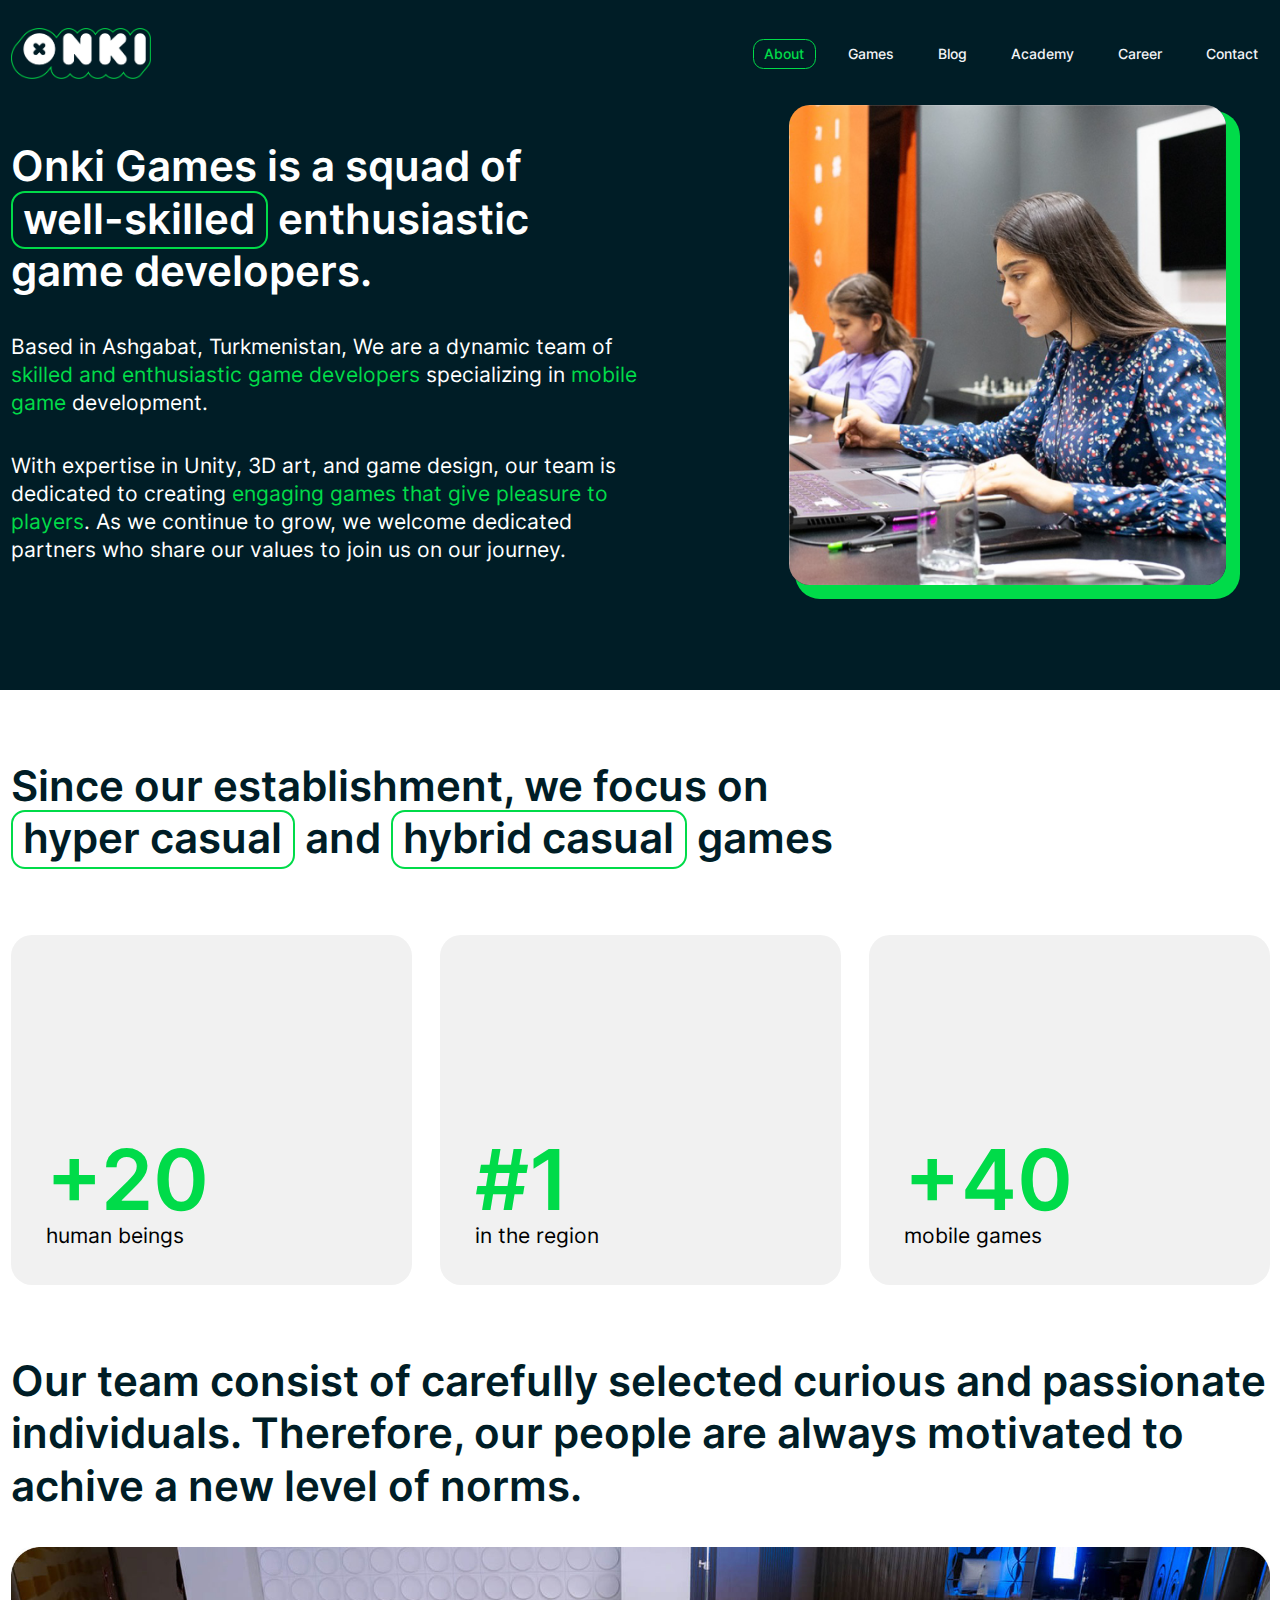
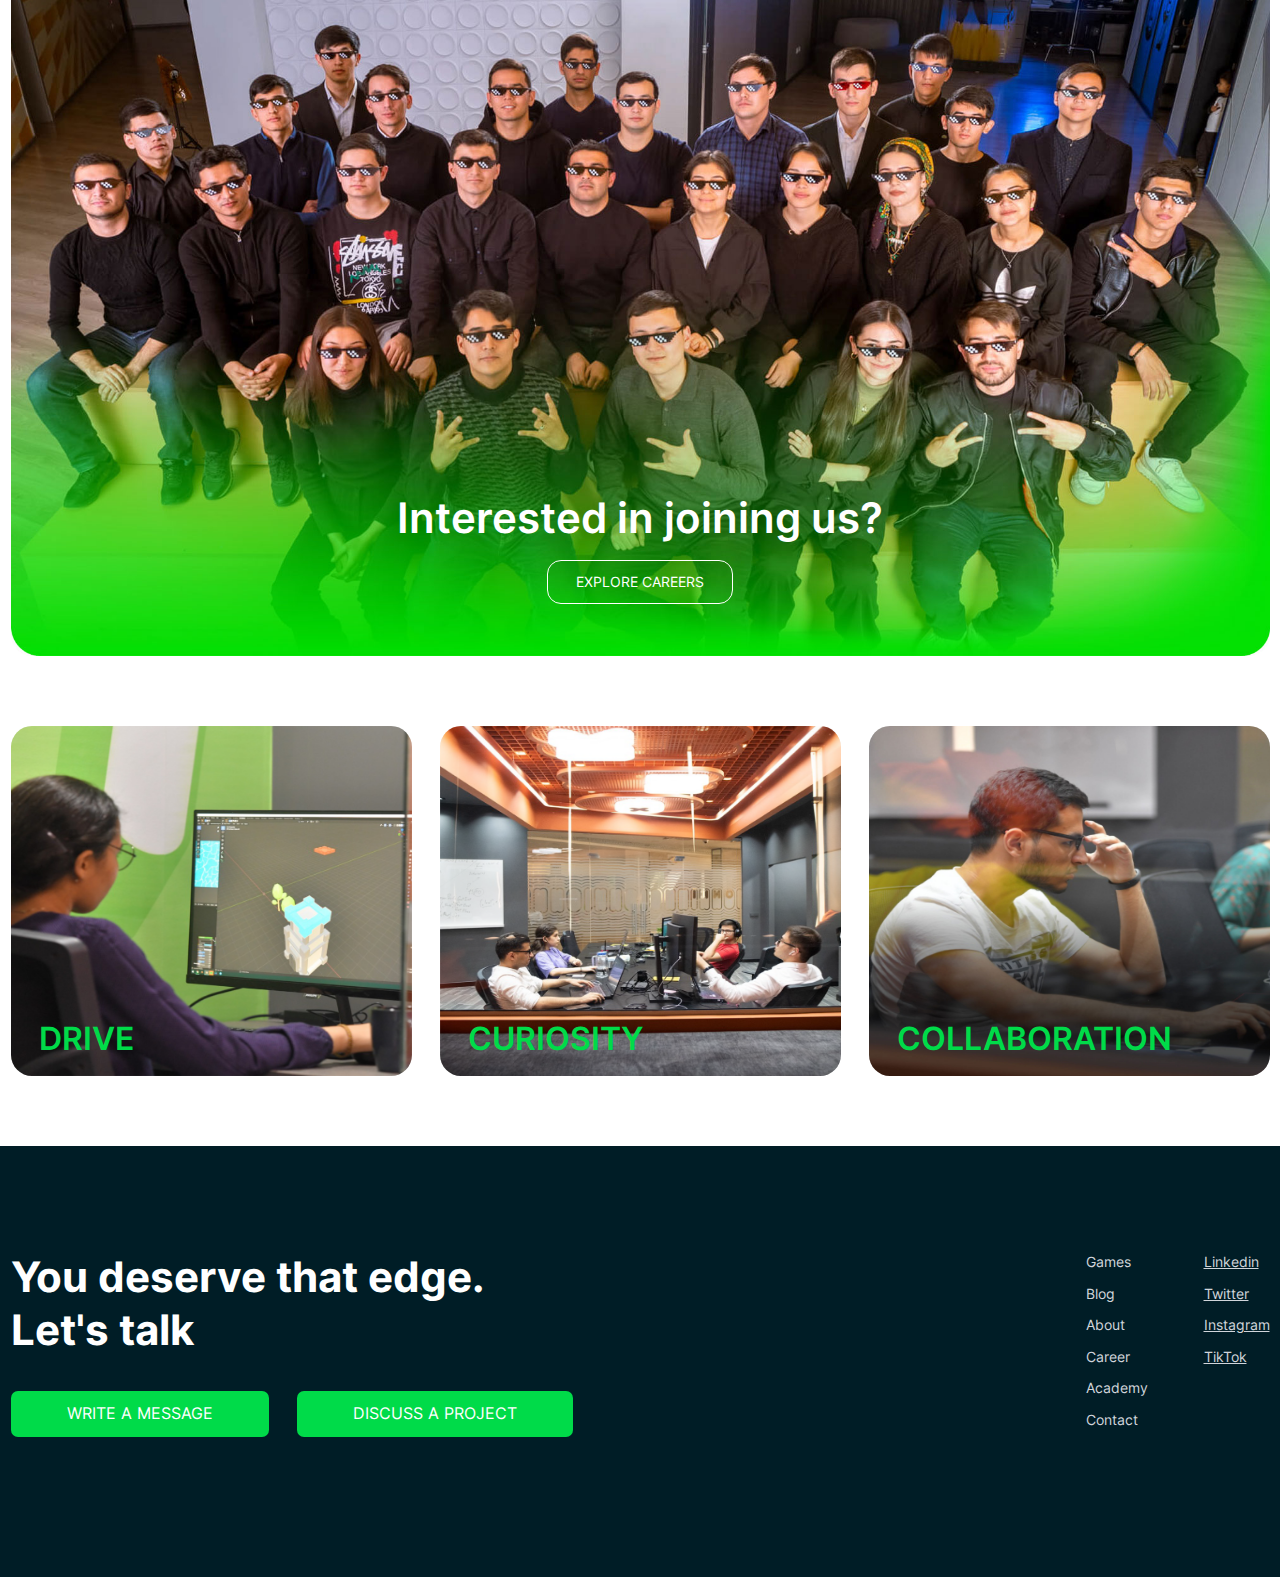
<file: about/index.html>
<!DOCTYPE html>
<html  lang="en">
<head><meta charset="utf-8">
<meta name="viewport" content="width=device-width, initial-scale=1">
<title>Onki Games</title>
<meta http-equiv="Content-Type" content="text/html; charset=utf-8">
<meta name="description" content>
<meta name="robots" content="index, follow">
<meta name="keywords" content>
<meta property="og:type" content="website">
<meta property="og:url" content="https://belli.tm/">
<meta property="og:title" content>
<meta property="og:description" content>
<meta property="og:image" content>
<meta property="twitter:card" content="summary_large_image">
<meta property="twitter:url" content="https://belli.tm/">
<meta property="twitter:title" content>
<meta property="twitter:description" content>
<meta property="twitter:image" content>
<link rel="preload" as="fetch" crossorigin="anonymous" href="/about/_payload.json">
<style>/*! tailwindcss v3.4.0 | MIT License | https://tailwindcss.com*/*,:after,:before{border:0 solid #e5e7eb;box-sizing:border-box}:after,:before{--tw-content:""}:host,html{line-height:1.5;-webkit-text-size-adjust:100%;font-family:ui-sans-serif,system-ui,-apple-system,BlinkMacSystemFont,Segoe UI,Roboto,Helvetica Neue,Arial,Noto Sans,sans-serif,Apple Color Emoji,Segoe UI Emoji,Segoe UI Symbol,Noto Color Emoji;font-feature-settings:normal;font-variation-settings:normal;tab-size:4;-webkit-tap-highlight-color:transparent}body{line-height:inherit;margin:0}hr{border-top-width:1px;color:inherit;height:0}abbr:where([title]){-webkit-text-decoration:underline dotted;text-decoration:underline dotted}h1,h2,h3,h4,h5,h6{font-size:inherit;font-weight:inherit}a{color:inherit;text-decoration:inherit}b,strong{font-weight:bolder}code,kbd,pre,samp{font-family:ui-monospace,SFMono-Regular,Menlo,Monaco,Consolas,Liberation Mono,Courier New,monospace;font-feature-settings:normal;font-size:1em;font-variation-settings:normal}small{font-size:80%}sub,sup{font-size:75%;line-height:0;position:relative;vertical-align:baseline}sub{bottom:-.25em}sup{top:-.5em}table{border-collapse:collapse;border-color:inherit;text-indent:0}button,input,optgroup,select,textarea{color:inherit;font-family:inherit;font-feature-settings:inherit;font-size:100%;font-variation-settings:inherit;font-weight:inherit;line-height:inherit;margin:0;padding:0}button,select{text-transform:none}[type=button],[type=reset],[type=submit],button{-webkit-appearance:button;background-color:transparent;background-image:none}:-moz-focusring{outline:auto}:-moz-ui-invalid{box-shadow:none}progress{vertical-align:baseline}::-webkit-inner-spin-button,::-webkit-outer-spin-button{height:auto}[type=search]{-webkit-appearance:textfield;outline-offset:-2px}::-webkit-search-decoration{-webkit-appearance:none}::-webkit-file-upload-button{-webkit-appearance:button;font:inherit}summary{display:list-item}blockquote,dd,dl,figure,h1,h2,h3,h4,h5,h6,hr,p,pre{margin:0}fieldset{margin:0}fieldset,legend{padding:0}menu,ol,ul{list-style:none;margin:0;padding:0}dialog{padding:0}textarea{resize:vertical}input::placeholder,textarea::placeholder{color:#9ca3af;opacity:1}[role=button],button{cursor:pointer}:disabled{cursor:default}audio,canvas,embed,iframe,img,object,svg,video{display:block;vertical-align:middle}img,video{height:auto;max-width:100%}[hidden]{display:none}.tooltip-arrow,.tooltip-arrow:before{background:inherit;height:8px;position:absolute;width:8px}.tooltip-arrow{visibility:hidden}.tooltip-arrow:before{content:"";transform:rotate(45deg);visibility:visible}[data-tooltip-style^=light]+.tooltip>.tooltip-arrow:before{border-color:#e5e7eb;border-style:solid}[data-tooltip-style^=light]+.tooltip[data-popper-placement^=top]>.tooltip-arrow:before{border-bottom-width:1px;border-right-width:1px}[data-tooltip-style^=light]+.tooltip[data-popper-placement^=right]>.tooltip-arrow:before{border-bottom-width:1px;border-left-width:1px}[data-tooltip-style^=light]+.tooltip[data-popper-placement^=bottom]>.tooltip-arrow:before{border-left-width:1px;border-top-width:1px}[data-tooltip-style^=light]+.tooltip[data-popper-placement^=left]>.tooltip-arrow:before{border-right-width:1px;border-top-width:1px}.tooltip[data-popper-placement^=top]>.tooltip-arrow{bottom:-4px}.tooltip[data-popper-placement^=bottom]>.tooltip-arrow{top:-4px}.tooltip[data-popper-placement^=left]>.tooltip-arrow{right:-4px}.tooltip[data-popper-placement^=right]>.tooltip-arrow{left:-4px}.tooltip.invisible>.tooltip-arrow:before{visibility:hidden}[data-popper-arrow],[data-popper-arrow]:before{background:inherit;height:8px;position:absolute;width:8px}[data-popper-arrow]{visibility:hidden}[data-popper-arrow]:after,[data-popper-arrow]:before{content:"";transform:rotate(45deg);visibility:visible}[data-popper-arrow]:after{background:inherit;height:9px;position:absolute;width:9px}[role=tooltip]>[data-popper-arrow]:before{border-color:#e5e7eb;border-style:solid}.dark [role=tooltip]>[data-popper-arrow]:before{border-color:#4b5563;border-style:solid}[role=tooltip]>[data-popper-arrow]:after{border-color:#e5e7eb;border-style:solid}.dark [role=tooltip]>[data-popper-arrow]:after{border-color:#4b5563;border-style:solid}[data-popover][role=tooltip][data-popper-placement^=top]>[data-popper-arrow]:after,[data-popover][role=tooltip][data-popper-placement^=top]>[data-popper-arrow]:before{border-bottom-width:1px;border-right-width:1px}[data-popover][role=tooltip][data-popper-placement^=right]>[data-popper-arrow]:after,[data-popover][role=tooltip][data-popper-placement^=right]>[data-popper-arrow]:before{border-bottom-width:1px;border-left-width:1px}[data-popover][role=tooltip][data-popper-placement^=bottom]>[data-popper-arrow]:after,[data-popover][role=tooltip][data-popper-placement^=bottom]>[data-popper-arrow]:before{border-left-width:1px;border-top-width:1px}[data-popover][role=tooltip][data-popper-placement^=left]>[data-popper-arrow]:after,[data-popover][role=tooltip][data-popper-placement^=left]>[data-popper-arrow]:before{border-right-width:1px;border-top-width:1px}[data-popover][role=tooltip][data-popper-placement^=top]>[data-popper-arrow]{bottom:-5px}[data-popover][role=tooltip][data-popper-placement^=bottom]>[data-popper-arrow]{top:-5px}[data-popover][role=tooltip][data-popper-placement^=left]>[data-popper-arrow]{right:-5px}[data-popover][role=tooltip][data-popper-placement^=right]>[data-popper-arrow]{left:-5px}[role=tooltip].invisible>[data-popper-arrow]:after,[role=tooltip].invisible>[data-popper-arrow]:before{visibility:hidden}[multiple],[type=date],[type=datetime-local],[type=email],[type=month],[type=number],[type=password],[type=search],[type=tel],[type=text],[type=time],[type=url],[type=week],select,textarea{-webkit-appearance:none;appearance:none;background-color:#fff;border-color:#6b7280;border-radius:0;border-width:1px;font-size:1rem;line-height:1.5rem;padding:.5rem .75rem;--tw-shadow:0 0 #0000}[multiple]:focus,[type=date]:focus,[type=datetime-local]:focus,[type=email]:focus,[type=month]:focus,[type=number]:focus,[type=password]:focus,[type=search]:focus,[type=tel]:focus,[type=text]:focus,[type=time]:focus,[type=url]:focus,[type=week]:focus,select:focus,textarea:focus{outline:2px solid transparent;outline-offset:2px;--tw-ring-inset:var(--tw-empty,/*!*/ /*!*/);--tw-ring-offset-width:0px;--tw-ring-offset-color:#fff;--tw-ring-color:#1c64f2;--tw-ring-offset-shadow:var(--tw-ring-inset) 0 0 0 var(--tw-ring-offset-width) var(--tw-ring-offset-color);--tw-ring-shadow:var(--tw-ring-inset) 0 0 0 calc(1px + var(--tw-ring-offset-width)) var(--tw-ring-color);border-color:#1c64f2;box-shadow:/*!*/ /*!*/ 0 0 0 0 #fff,/*!*/ /*!*/ 0 0 0 1px #1c64f2,var(--tw-shadow);box-shadow:var(--tw-ring-offset-shadow),var(--tw-ring-shadow),var(--tw-shadow)}input::placeholder,textarea::placeholder{color:#6b7280;opacity:1}::-webkit-datetime-edit-fields-wrapper{padding:0}::-webkit-date-and-time-value{min-height:1.5em}select:not([size]){background-image:url("data:image/svg+xml;charset=utf-8,%3Csvg xmlns='http://www.w3.org/2000/svg' fill='none' aria-hidden='true' viewBox='0 0 10 6'%3E%3Cpath stroke='%236B7280' stroke-linecap='round' stroke-linejoin='round' stroke-width='2' d='m1 1 4 4 4-4'/%3E%3C/svg%3E");background-position:right .75rem center;background-repeat:no-repeat;background-size:.75em .75em;padding-right:2.5rem;-webkit-print-color-adjust:exact;print-color-adjust:exact}:is([dir=rtl]) select:not([size]){background-position:left .75rem center;padding-left:0;padding-right:.75rem}[multiple]{background-image:none;background-position:0 0;background-repeat:unset;background-size:initial;padding-right:.75rem;-webkit-print-color-adjust:unset;print-color-adjust:unset}[type=checkbox],[type=radio]{-webkit-appearance:none;appearance:none;background-color:#fff;background-origin:border-box;border-color:#6b7280;border-width:1px;color:#1c64f2;display:inline-block;flex-shrink:0;height:1rem;padding:0;-webkit-print-color-adjust:exact;print-color-adjust:exact;-webkit-user-select:none;user-select:none;vertical-align:middle;width:1rem;--tw-shadow:0 0 #0000}[type=checkbox]{border-radius:0}[type=radio]{border-radius:100%}[type=checkbox]:focus,[type=radio]:focus{outline:2px solid transparent;outline-offset:2px;--tw-ring-inset:var(--tw-empty,/*!*/ /*!*/);--tw-ring-offset-width:2px;--tw-ring-offset-color:#fff;--tw-ring-color:#1c64f2;--tw-ring-offset-shadow:var(--tw-ring-inset) 0 0 0 var(--tw-ring-offset-width) var(--tw-ring-offset-color);--tw-ring-shadow:var(--tw-ring-inset) 0 0 0 calc(2px + var(--tw-ring-offset-width)) var(--tw-ring-color);box-shadow:/*!*/ /*!*/ 0 0 0 2px #fff,/*!*/ /*!*/ 0 0 0 4px #1c64f2,var(--tw-shadow);box-shadow:var(--tw-ring-offset-shadow),var(--tw-ring-shadow),var(--tw-shadow)}.dark [type=checkbox]:checked,.dark [type=radio]:checked,[type=checkbox]:checked,[type=radio]:checked{background-color:currentColor;background-position:50%;background-repeat:no-repeat;background-size:.55em .55em;border-color:transparent}[type=checkbox]:checked{background-image:url("data:image/svg+xml;charset=utf-8,%3Csvg xmlns='http://www.w3.org/2000/svg' fill='none' aria-hidden='true' viewBox='0 0 16 12'%3E%3Cpath stroke='%23fff' stroke-linecap='round' stroke-linejoin='round' stroke-width='3' d='M1 5.917 5.724 10.5 15 1.5'/%3E%3C/svg%3E");background-repeat:no-repeat;background-size:.55em .55em;-webkit-print-color-adjust:exact;print-color-adjust:exact}.dark [type=radio]:checked,[type=radio]:checked{background-image:url("data:image/svg+xml;charset=utf-8,%3Csvg xmlns='http://www.w3.org/2000/svg' fill='%23fff' viewBox='0 0 16 16'%3E%3Ccircle cx='8' cy='8' r='3'/%3E%3C/svg%3E");background-size:1em 1em}[type=checkbox]:indeterminate{background-color:currentColor;background-image:url("data:image/svg+xml;charset=utf-8,%3Csvg xmlns='http://www.w3.org/2000/svg' fill='none' aria-hidden='true' viewBox='0 0 16 12'%3E%3Cpath stroke='%23fff' stroke-linecap='round' stroke-linejoin='round' stroke-width='3' d='M1 5.917 5.724 10.5 15 1.5'/%3E%3C/svg%3E");background-position:50%;background-repeat:no-repeat;background-size:.55em .55em;border-color:transparent;-webkit-print-color-adjust:exact;print-color-adjust:exact}[type=checkbox]:indeterminate:focus,[type=checkbox]:indeterminate:hover{background-color:currentColor;border-color:transparent}[type=file]{background:unset;border-color:inherit;border-radius:0;border-width:0;font-size:unset;line-height:inherit;padding:0}[type=file]:focus{outline:1px auto inherit}input[type=file]::file-selector-button{background:#1f2937;border:0;color:#fff;cursor:pointer;font-size:.875rem;font-weight:500;margin-inline-end:1rem;margin-inline-start:-1rem;padding:.625rem 1rem .625rem 2rem}input[type=file]::file-selector-button:hover{background:#374151}:is([dir=rtl]) input[type=file]::file-selector-button{padding-left:1rem;padding-right:2rem}.dark input[type=file]::file-selector-button{background:#4b5563;color:#fff}.dark input[type=file]::file-selector-button:hover{background:#6b7280}input[type=range]::-webkit-slider-thumb{appearance:none;-moz-appearance:none;-webkit-appearance:none;background:#1c64f2;border:0;border-radius:9999px;cursor:pointer;height:1.25rem;width:1.25rem}input[type=range]:disabled::-webkit-slider-thumb{background:#9ca3af}.dark input[type=range]:disabled::-webkit-slider-thumb{background:#6b7280}input[type=range]:focus::-webkit-slider-thumb{outline:2px solid transparent;outline-offset:2px;--tw-ring-offset-shadow:var(--tw-ring-inset) 0 0 0 var(--tw-ring-offset-width) var(--tw-ring-offset-color);--tw-ring-shadow:var(--tw-ring-inset) 0 0 0 calc(4px + var(--tw-ring-offset-width)) var(--tw-ring-color);box-shadow:var(--tw-ring-inset) 0 0 0 var(--tw-ring-offset-width) var(--tw-ring-offset-color),var(--tw-ring-inset) 0 0 0 calc(4px + var(--tw-ring-offset-width)) rgb(164 202 254/1px),0 0 #0000;box-shadow:var(--tw-ring-offset-shadow),var(--tw-ring-shadow),var(--tw-shadow,0 0 #0000);--tw-ring-opacity:1px;--tw-ring-color:rgb(164 202 254/var(--tw-ring-opacity))}input[type=range]::-moz-range-thumb{appearance:none;-moz-appearance:none;-webkit-appearance:none;background:#1c64f2;border:0;border-radius:9999px;cursor:pointer;height:1.25rem;width:1.25rem}input[type=range]:disabled::-moz-range-thumb{background:#9ca3af}.dark input[type=range]:disabled::-moz-range-thumb{background:#6b7280}input[type=range]::-moz-range-progress{background:#3f83f8}input[type=range]::-ms-fill-lower{background:#3f83f8}.toggle-bg:after{background:#fff;border-color:#d1d5db;border-radius:9999px;border-width:1px;box-shadow:var(--tw-ring-inset) 0 0 0 calc(var(--tw-ring-offset-width)) var(--tw-ring-color);content:"";height:1.25rem;left:.125rem;position:absolute;top:.125rem;transition-duration:.15s;transition-property:background-color,border-color,color,fill,stroke,opacity,box-shadow,transform,filter,backdrop-filter,-webkit-backdrop-filter;width:1.25rem}input:checked+.toggle-bg:after{border-color:#fff;transform:translateX(100%);}input:checked+.toggle-bg{background:#1c64f2;border-color:#1c64f2}*,:after,:before{--tw-border-spacing-x:0;--tw-border-spacing-y:0;--tw-translate-x:0;--tw-translate-y:0;--tw-rotate:0;--tw-skew-x:0;--tw-skew-y:0;--tw-scale-x:1;--tw-scale-y:1;--tw-pan-x: ;--tw-pan-y: ;--tw-pinch-zoom: ;--tw-scroll-snap-strictness:proximity;--tw-gradient-from-position: ;--tw-gradient-via-position: ;--tw-gradient-to-position: ;--tw-ordinal: ;--tw-slashed-zero: ;--tw-numeric-figure: ;--tw-numeric-spacing: ;--tw-numeric-fraction: ;--tw-ring-inset: ;--tw-ring-offset-width:0px;--tw-ring-offset-color:#fff;--tw-ring-color:rgba(63,131,248,.5);--tw-ring-offset-shadow:0 0 #0000;--tw-ring-shadow:0 0 #0000;--tw-shadow:0 0 #0000;--tw-shadow-colored:0 0 #0000;--tw-blur: ;--tw-brightness: ;--tw-contrast: ;--tw-grayscale: ;--tw-hue-rotate: ;--tw-invert: ;--tw-saturate: ;--tw-sepia: ;--tw-drop-shadow: ;--tw-backdrop-blur: ;--tw-backdrop-brightness: ;--tw-backdrop-contrast: ;--tw-backdrop-grayscale: ;--tw-backdrop-hue-rotate: ;--tw-backdrop-invert: ;--tw-backdrop-opacity: ;--tw-backdrop-saturate: ;--tw-backdrop-sepia: }::backdrop{--tw-border-spacing-x:0;--tw-border-spacing-y:0;--tw-translate-x:0;--tw-translate-y:0;--tw-rotate:0;--tw-skew-x:0;--tw-skew-y:0;--tw-scale-x:1;--tw-scale-y:1;--tw-pan-x: ;--tw-pan-y: ;--tw-pinch-zoom: ;--tw-scroll-snap-strictness:proximity;--tw-gradient-from-position: ;--tw-gradient-via-position: ;--tw-gradient-to-position: ;--tw-ordinal: ;--tw-slashed-zero: ;--tw-numeric-figure: ;--tw-numeric-spacing: ;--tw-numeric-fraction: ;--tw-ring-inset: ;--tw-ring-offset-width:0px;--tw-ring-offset-color:#fff;--tw-ring-color:rgba(63,131,248,.5);--tw-ring-offset-shadow:0 0 #0000;--tw-ring-shadow:0 0 #0000;--tw-shadow:0 0 #0000;--tw-shadow-colored:0 0 #0000;--tw-blur: ;--tw-brightness: ;--tw-contrast: ;--tw-grayscale: ;--tw-hue-rotate: ;--tw-invert: ;--tw-saturate: ;--tw-sepia: ;--tw-drop-shadow: ;--tw-backdrop-blur: ;--tw-backdrop-brightness: ;--tw-backdrop-contrast: ;--tw-backdrop-grayscale: ;--tw-backdrop-hue-rotate: ;--tw-backdrop-invert: ;--tw-backdrop-opacity: ;--tw-backdrop-saturate: ;--tw-backdrop-sepia: }.container{width:100%}@media (min-width:440px){.container{max-width:440px}}@media (min-width:640px){.container{max-width:640px}}@media (min-width:768px){.container{max-width:768px}}@media (min-width:1024px){.container{max-width:1024px}}@media (min-width:1280px){.container{max-width:1280px}}@media (min-width:1536px){.container{max-width:1536px}}@media (min-width:1920px){.container{max-width:1920px}}@media (min-width:2560px){.container{max-width:2560px}}@media (min-width:3840px){.container{max-width:3840px}}.sr-only{height:1px;margin:-1px;overflow:hidden;padding:0;position:absolute;width:1px;clip:rect(0,0,0,0);border-width:0;white-space:nowrap}.visible{visibility:visible}.invisible{visibility:hidden}.collapse{visibility:collapse}.static{position:static}.fixed{position:fixed}.absolute{position:absolute}.relative{position:relative}.inset-0{inset:0}.-bottom-10{bottom:-2.5rem}.-left-20{left:-5rem}.bottom-0{bottom:0}.bottom-15{bottom:3.75rem}.bottom-20{bottom:5rem}.bottom-\[60px\]{bottom:60px}.left-0{left:0}.left-1\/2{left:50%}.left-27{left:6.75rem}.left-34{left:8.5rem}.left-39{left:9.75rem}.left-4{left:1rem}.left-8{left:2rem}.right-0{right:0}.right-1\/2{right:50%}.right-8{right:2rem}.top-0{top:0}.top-1\/2{top:50%}.top-10{top:2.5rem}.top-4{top:1rem}.top-\[45\%\]{top:45%}.z-10{z-index:10}.z-20{z-index:20}.z-30{z-index:30}.z-40{z-index:40}.z-50{z-index:50}.z-\[100\]{z-index:100}.z-\[10\]{z-index:10}.z-\[1\]{z-index:1}.z-\[2\]{z-index:2}.z-\[4\]{z-index:4}.z-\[8\]{z-index:8}.z-\[9\]{z-index:9}.col-span-1{grid-column:span 1/span 1}.col-span-2{grid-column:span 2/span 2}.mx-30{margin-left:7.5rem;margin-right:7.5rem}.mx-auto{margin-left:auto;margin-right:auto}.my-20{margin-bottom:5rem;margin-top:5rem}.mb-1{margin-bottom:.25rem}.mb-10{margin-bottom:2.5rem}.mb-2{margin-bottom:.5rem}.mb-6{margin-bottom:1.5rem}.mb-8{margin-bottom:2rem}.ml-10{margin-left:2.5rem}.ml-16{margin-left:4rem}.ml-30{margin-left:7.5rem}.ml-8{margin-left:2rem}.mt-1{margin-top:.25rem}.mt-10{margin-top:2.5rem}.mt-15{margin-top:3.75rem}.mt-2{margin-top:.5rem}.mt-2\.5{margin-top:.625rem}.mt-20{margin-top:5rem}.mt-3{margin-top:.75rem}.mt-4{margin-top:1rem}.mt-40{margin-top:10rem}.mt-5{margin-top:1.25rem}.mt-6{margin-top:1.5rem}.mt-auto{margin-top:auto}.block{display:block}.inline-block{display:inline-block}.inline{display:inline}.flex{display:flex}.inline-flex{display:inline-flex}.table{display:table}.grid{display:grid}.\!hidden{display:none!important}.hidden{display:none}.h-10{height:2.5rem}.h-100{height:25rem}.h-155{height:38.75rem}.h-175{height:43.75rem}.h-180{height:45rem}.h-4{height:1rem}.h-5{height:1.25rem}.h-6{height:1.5rem}.h-70{height:17.5rem}.h-80{height:20rem}.h-9{height:2.25rem}.h-\[80vh\]{height:80vh}.h-full{height:100%}.w-1\/2{width:50%}.w-1\/3{width:33.333333%}.w-10{width:2.5rem}.w-100{width:25rem}.w-125{width:31.25rem}.w-4{width:1rem}.w-40{width:10rem}.w-5{width:1.25rem}.w-55{width:13.75rem}.w-6{width:1.5rem}.w-60{width:15rem}.w-64{width:16rem}.w-70{width:17.5rem}.w-80{width:20rem}.w-\[33\.33\%\]{width:33.33%}.w-\[44\%\]{width:44%}.w-\[68\%\]{width:68%}.w-\[70\%\]{width:70%}.w-\[85\%\]{width:85%}.w-\[95\%\]{width:95%}.w-fit{width:-moz-fit-content;width:fit-content}.w-full{width:100%}.max-w-screen-xl{max-width:1280px}.flex-1{flex:1 1 0%}.flex-shrink{flex-shrink:1}.grow{flex-grow:1}.\!translate-x-1\/2{--tw-translate-x:50%!important;transform:translate(50%,var(--tw-translate-y)) rotate(var(--tw-rotate)) skewX(var(--tw-skew-x)) skewY(var(--tw-skew-y)) scaleX(var(--tw-scale-x)) scaleY(var(--tw-scale-y))!important;transform:translate(var(--tw-translate-x),var(--tw-translate-y)) rotate(var(--tw-rotate)) skewX(var(--tw-skew-x)) skewY(var(--tw-skew-y)) scaleX(var(--tw-scale-x)) scaleY(var(--tw-scale-y))!important}.\!translate-x-40{--tw-translate-x:10rem!important;transform:translate(10rem,var(--tw-translate-y)) rotate(var(--tw-rotate)) skewX(var(--tw-skew-x)) skewY(var(--tw-skew-y)) scaleX(var(--tw-scale-x)) scaleY(var(--tw-scale-y))!important;transform:translate(var(--tw-translate-x),var(--tw-translate-y)) rotate(var(--tw-rotate)) skewX(var(--tw-skew-x)) skewY(var(--tw-skew-y)) scaleX(var(--tw-scale-x)) scaleY(var(--tw-scale-y))!important}.-translate-x-1\/2{--tw-translate-x:-50%;transform:translate(-50%,var(--tw-translate-y)) rotate(var(--tw-rotate)) skewX(var(--tw-skew-x)) skewY(var(--tw-skew-y)) scaleX(var(--tw-scale-x)) scaleY(var(--tw-scale-y));transform:translate(var(--tw-translate-x),var(--tw-translate-y)) rotate(var(--tw-rotate)) skewX(var(--tw-skew-x)) skewY(var(--tw-skew-y)) scaleX(var(--tw-scale-x)) scaleY(var(--tw-scale-y))}.-translate-x-full{--tw-translate-x:-100%;transform:translate(-100%,var(--tw-translate-y)) rotate(var(--tw-rotate)) skewX(var(--tw-skew-x)) skewY(var(--tw-skew-y)) scaleX(var(--tw-scale-x)) scaleY(var(--tw-scale-y));transform:translate(var(--tw-translate-x),var(--tw-translate-y)) rotate(var(--tw-rotate)) skewX(var(--tw-skew-x)) skewY(var(--tw-skew-y)) scaleX(var(--tw-scale-x)) scaleY(var(--tw-scale-y))}.-translate-y-1\/2{--tw-translate-y:-50%;transform:translate(var(--tw-translate-x),-50%) rotate(var(--tw-rotate)) skewX(var(--tw-skew-x)) skewY(var(--tw-skew-y)) scaleX(var(--tw-scale-x)) scaleY(var(--tw-scale-y));transform:translate(var(--tw-translate-x),var(--tw-translate-y)) rotate(var(--tw-rotate)) skewX(var(--tw-skew-x)) skewY(var(--tw-skew-y)) scaleX(var(--tw-scale-x)) scaleY(var(--tw-scale-y))}.-translate-y-20{--tw-translate-y:-5rem;transform:translate(var(--tw-translate-x),-5rem) rotate(var(--tw-rotate)) skewX(var(--tw-skew-x)) skewY(var(--tw-skew-y)) scaleX(var(--tw-scale-x)) scaleY(var(--tw-scale-y));transform:translate(var(--tw-translate-x),var(--tw-translate-y)) rotate(var(--tw-rotate)) skewX(var(--tw-skew-x)) skewY(var(--tw-skew-y)) scaleX(var(--tw-scale-x)) scaleY(var(--tw-scale-y))}.-translate-y-full{--tw-translate-y:-100%;transform:translate(var(--tw-translate-x),-100%) rotate(var(--tw-rotate)) skewX(var(--tw-skew-x)) skewY(var(--tw-skew-y)) scaleX(var(--tw-scale-x)) scaleY(var(--tw-scale-y));transform:translate(var(--tw-translate-x),var(--tw-translate-y)) rotate(var(--tw-rotate)) skewX(var(--tw-skew-x)) skewY(var(--tw-skew-y)) scaleX(var(--tw-scale-x)) scaleY(var(--tw-scale-y))}.translate-x-0{--tw-translate-x:0rem;transform:translateY(var(--tw-translate-y)) rotate(var(--tw-rotate)) skewX(var(--tw-skew-x)) skewY(var(--tw-skew-y)) scaleX(var(--tw-scale-x)) scaleY(var(--tw-scale-y));transform:translate(var(--tw-translate-x),var(--tw-translate-y)) rotate(var(--tw-rotate)) skewX(var(--tw-skew-x)) skewY(var(--tw-skew-y)) scaleX(var(--tw-scale-x)) scaleY(var(--tw-scale-y))}.translate-x-full{--tw-translate-x:100%;transform:translate(100%,var(--tw-translate-y)) rotate(var(--tw-rotate)) skewX(var(--tw-skew-x)) skewY(var(--tw-skew-y)) scaleX(var(--tw-scale-x)) scaleY(var(--tw-scale-y));transform:translate(var(--tw-translate-x),var(--tw-translate-y)) rotate(var(--tw-rotate)) skewX(var(--tw-skew-x)) skewY(var(--tw-skew-y)) scaleX(var(--tw-scale-x)) scaleY(var(--tw-scale-y))}.translate-y-20{--tw-translate-y:5rem;transform:translate(var(--tw-translate-x),5rem) rotate(var(--tw-rotate)) skewX(var(--tw-skew-x)) skewY(var(--tw-skew-y)) scaleX(var(--tw-scale-x)) scaleY(var(--tw-scale-y));transform:translate(var(--tw-translate-x),var(--tw-translate-y)) rotate(var(--tw-rotate)) skewX(var(--tw-skew-x)) skewY(var(--tw-skew-y)) scaleX(var(--tw-scale-x)) scaleY(var(--tw-scale-y))}.translate-y-\[calc\(100\%-2rem\)\]{--tw-translate-y:calc(100% - 2rem);transform:translate(var(--tw-translate-x),calc(100% - 2rem)) rotate(var(--tw-rotate)) skewX(var(--tw-skew-x)) skewY(var(--tw-skew-y)) scaleX(var(--tw-scale-x)) scaleY(var(--tw-scale-y));transform:translate(var(--tw-translate-x),var(--tw-translate-y)) rotate(var(--tw-rotate)) skewX(var(--tw-skew-x)) skewY(var(--tw-skew-y)) scaleX(var(--tw-scale-x)) scaleY(var(--tw-scale-y))}.translate-y-full{--tw-translate-y:100%;transform:translate(var(--tw-translate-x),100%) rotate(var(--tw-rotate)) skewX(var(--tw-skew-x)) skewY(var(--tw-skew-y)) scaleX(var(--tw-scale-x)) scaleY(var(--tw-scale-y));transform:translate(var(--tw-translate-x),var(--tw-translate-y)) rotate(var(--tw-rotate)) skewX(var(--tw-skew-x)) skewY(var(--tw-skew-y)) scaleX(var(--tw-scale-x)) scaleY(var(--tw-scale-y))}.-rotate-12{--tw-rotate:-12deg;transform:translate(var(--tw-translate-x),var(--tw-translate-y)) rotate(-12deg) skewX(var(--tw-skew-x)) skewY(var(--tw-skew-y)) scaleX(var(--tw-scale-x)) scaleY(var(--tw-scale-y));transform:translate(var(--tw-translate-x),var(--tw-translate-y)) rotate(var(--tw-rotate)) skewX(var(--tw-skew-x)) skewY(var(--tw-skew-y)) scaleX(var(--tw-scale-x)) scaleY(var(--tw-scale-y))}.rotate-12{--tw-rotate:12deg;transform:translate(var(--tw-translate-x),var(--tw-translate-y)) rotate(12deg) skewX(var(--tw-skew-x)) skewY(var(--tw-skew-y)) scaleX(var(--tw-scale-x)) scaleY(var(--tw-scale-y));transform:translate(var(--tw-translate-x),var(--tw-translate-y)) rotate(var(--tw-rotate)) skewX(var(--tw-skew-x)) skewY(var(--tw-skew-y)) scaleX(var(--tw-scale-x)) scaleY(var(--tw-scale-y))}.rotate-180{--tw-rotate:180deg;transform:translate(var(--tw-translate-x),var(--tw-translate-y)) rotate(180deg) skewX(var(--tw-skew-x)) skewY(var(--tw-skew-y)) scaleX(var(--tw-scale-x)) scaleY(var(--tw-scale-y))}.rotate-180,.transform{transform:translate(var(--tw-translate-x),var(--tw-translate-y)) rotate(var(--tw-rotate)) skewX(var(--tw-skew-x)) skewY(var(--tw-skew-y)) scaleX(var(--tw-scale-x)) scaleY(var(--tw-scale-y))}.transform-none{transform:none}.cursor-default{cursor:default}.cursor-not-allowed{cursor:not-allowed}.cursor-pointer{cursor:pointer}.resize{resize:both}.grid-cols-2{grid-template-columns:repeat(2,minmax(0,1fr))}.grid-cols-3{grid-template-columns:repeat(3,minmax(0,1fr))}.grid-cols-4{grid-template-columns:repeat(4,minmax(0,1fr))}.grid-cols-7{grid-template-columns:repeat(7,minmax(0,1fr))}.flex-col{flex-direction:column}.flex-wrap{flex-wrap:wrap}.items-start{align-items:flex-start}.items-end{align-items:flex-end}.items-center{align-items:center}.justify-start{justify-content:flex-start}.justify-end{justify-content:flex-end}.justify-center{justify-content:center}.justify-between{justify-content:space-between}.gap-16{gap:4rem}.gap-6{gap:1.5rem}.gap-x-4{column-gap:1rem}.gap-x-6{column-gap:1.5rem}.gap-x-8{column-gap:2rem}.gap-y-6{row-gap:1.5rem}.space-x-2>:not([hidden])~:not([hidden]){--tw-space-x-reverse:0;margin-left:.5rem;margin-left:calc(.5rem*(1 - var(--tw-space-x-reverse)));margin-right:0;margin-right:calc(.5rem*var(--tw-space-x-reverse))}.space-x-40>:not([hidden])~:not([hidden]){--tw-space-x-reverse:0;margin-left:10rem;margin-left:calc(10rem*(1 - var(--tw-space-x-reverse)));margin-right:0;margin-right:calc(10rem*var(--tw-space-x-reverse))}.overflow-hidden{overflow:hidden}.overflow-x-hidden{overflow-x:hidden}.whitespace-nowrap{white-space:nowrap}.rounded-2xl{border-radius:1rem}.rounded-3xl{border-radius:1.5rem}.rounded-\[1\.7rem\]{border-radius:1.7rem}.rounded-\[1\.8rem\]{border-radius:1.8rem}.rounded-full{border-radius:9999px}.rounded-lg{border-radius:.5rem}.rounded-md{border-radius:.375rem}.rounded-xl{border-radius:.75rem}.rounded-e-lg{border-end-end-radius:.5rem;border-start-end-radius:.5rem}.rounded-l-lg{border-bottom-left-radius:.5rem;border-top-left-radius:.5rem}.rounded-r-lg{border-bottom-right-radius:.5rem;border-top-right-radius:.5rem}.rounded-s-lg{border-end-start-radius:.5rem;border-start-start-radius:.5rem}.border{border-width:1px}.border-0{border-width:0}.border-2{border-width:2px}.border-4{border-width:4px}.border-b{border-bottom-width:1px}.border-b-2{border-bottom-width:2px}.border-l-0{border-left-width:0}.border-r-0{border-right-width:0}.border-t-0{border-top-width:0}.\!border-primary{--tw-border-opacity:1!important;border-color:#00db49!important;border-color:rgb(0 219 73/var(--tw-border-opacity))!important}.border-blue-600{--tw-border-opacity:1;border-color:#1c64f2;border-color:rgb(28 100 242/var(--tw-border-opacity))}.border-blue-700{--tw-border-opacity:1;border-color:#1a56db;border-color:rgb(26 86 219/var(--tw-border-opacity))}.border-gray-100{--tw-border-opacity:1;border-color:#f3f4f6;border-color:rgb(243 244 246/var(--tw-border-opacity))}.border-gray-300{--tw-border-opacity:1;border-color:#d1d5db;border-color:rgb(209 213 219/var(--tw-border-opacity))}.border-gray-400{--tw-border-opacity:1;border-color:#9ca3af;border-color:rgb(156 163 175/var(--tw-border-opacity))}.border-primary{--tw-border-opacity:1;border-color:#00db49;border-color:rgb(0 219 73/var(--tw-border-opacity))}.border-transparent{border-color:transparent}.border-white{--tw-border-opacity:1;border-color:#fff;border-color:rgb(255 255 255/var(--tw-border-opacity))}.bg-\[\#001D26\]{--tw-bg-opacity:1;background-color:#001d26;background-color:rgb(0 29 38/var(--tw-bg-opacity))}.bg-\[\#F1F1F1\]{--tw-bg-opacity:1;background-color:#f1f1f1;background-color:rgb(241 241 241/var(--tw-bg-opacity))}.bg-\[\#F2F2F2\],.bg-\[\#f2f2f2\]{--tw-bg-opacity:1;background-color:#f2f2f2;background-color:rgb(242 242 242/var(--tw-bg-opacity))}.bg-blue-700{--tw-bg-opacity:1;background-color:#1a56db;background-color:rgb(26 86 219/var(--tw-bg-opacity))}.bg-gray-100{--tw-bg-opacity:1;background-color:#f3f4f6;background-color:rgb(243 244 246/var(--tw-bg-opacity))}.bg-gray-200{--tw-bg-opacity:1;background-color:#e5e7eb;background-color:rgb(229 231 235/var(--tw-bg-opacity))}.bg-gray-800{--tw-bg-opacity:1;background-color:#1f2937;background-color:rgb(31 41 55/var(--tw-bg-opacity))}.bg-gray-900\/50{background-color:rgba(17,24,39,.5)}.bg-primary{--tw-bg-opacity:1;background-color:#00db49;background-color:rgb(0 219 73/var(--tw-bg-opacity))}.bg-secondary{--tw-bg-opacity:1;background-color:#001d26;background-color:rgb(0 29 38/var(--tw-bg-opacity))}.bg-transparent{background-color:transparent}.bg-white{--tw-bg-opacity:1;background-color:#fff;background-color:rgb(255 255 255/var(--tw-bg-opacity))}.bg-white\/50{background-color:hsla(0,0%,100%,.5)}.object-cover{object-fit:cover}.p-1{padding:.25rem}.p-10{padding:2.5rem}.p-2{padding:.5rem}.p-2\.5{padding:.625rem}.p-4{padding:1rem}.p-8{padding:2rem}.px-0{padding-left:0;padding-right:0}.px-10{padding-left:2.5rem;padding-right:2.5rem}.px-12{padding-left:3rem;padding-right:3rem}.px-16{padding-left:4rem;padding-right:4rem}.px-19{padding-left:4.75rem;padding-right:4.75rem}.px-2{padding-left:.5rem;padding-right:.5rem}.px-22{padding-left:5.5rem;padding-right:5.5rem}.px-25{padding-left:6.25rem;padding-right:6.25rem}.px-3{padding-left:.75rem;padding-right:.75rem}.px-4{padding-left:1rem;padding-right:1rem}.px-5{padding-left:1.25rem;padding-right:1.25rem}.px-8{padding-left:2rem;padding-right:2rem}.py-1{padding-bottom:.25rem;padding-top:.25rem}.py-10{padding-bottom:2.5rem;padding-top:2.5rem}.py-2{padding-bottom:.5rem;padding-top:.5rem}.py-2\.5{padding-bottom:.625rem;padding-top:.625rem}.py-20{padding-bottom:5rem;padding-top:5rem}.py-25{padding-bottom:6.25rem;padding-top:6.25rem}.py-3{padding-bottom:.75rem;padding-top:.75rem}.py-30{padding-bottom:7.5rem;padding-top:7.5rem}.py-4{padding-bottom:1rem;padding-top:1rem}.py-6{padding-bottom:1.5rem;padding-top:1.5rem}.py-8{padding-bottom:2rem;padding-top:2rem}.pb-1{padding-bottom:.25rem}.pb-1\.5{padding-bottom:.375rem}.pb-10{padding-bottom:2.5rem}.pb-40{padding-bottom:10rem}.pl-12{padding-left:3rem}.pl-25{padding-left:6.25rem}.pl-8{padding-left:2rem}.pt-2{padding-top:.5rem}.pt-30{padding-top:7.5rem}.pt-5{padding-top:1.25rem}.pt-\[56\.25\%\]{padding-top:56.25%}.text-left{text-align:left}.text-center{text-align:center}.text-2xl{font-size:1.5rem;line-height:2rem}.text-4xl{font-size:2.25rem;line-height:2.5rem}.text-5xl{font-size:3rem;line-height:1}.text-7xl{font-size:4.5rem;line-height:1}.text-8xl{font-size:6rem;line-height:1}.text-\[5rem\]{font-size:5rem}.text-lg{font-size:1.125rem;line-height:1.75rem}.text-sm{font-size:.875rem;line-height:1.25rem}.text-xl{font-size:1.25rem;line-height:1.75rem}.font-bold{font-weight:700}.font-medium{font-weight:500}.font-semibold{font-weight:600}.uppercase{text-transform:uppercase}.leading-6{line-height:1.5rem}.leading-9{line-height:2.25rem}.leading-none{line-height:1}.leading-tight{line-height:1.25}.\!text-gray-100{--tw-text-opacity:1!important;color:#f3f4f6!important;color:rgb(243 244 246/var(--tw-text-opacity))!important}.text-\[\#c4c4c4\]{--tw-text-opacity:1;color:#c4c4c4;color:rgb(196 196 196/var(--tw-text-opacity))}.text-black{--tw-text-opacity:1;color:#000;color:rgb(0 0 0/var(--tw-text-opacity))}.text-blue-600{--tw-text-opacity:1;color:#1c64f2;color:rgb(28 100 242/var(--tw-text-opacity))}.text-gray-200{--tw-text-opacity:1;color:#e5e7eb;color:rgb(229 231 235/var(--tw-text-opacity))}.text-gray-300{--tw-text-opacity:1;color:#d1d5db;color:rgb(209 213 219/var(--tw-text-opacity))}.text-gray-400{--tw-text-opacity:1;color:#9ca3af;color:rgb(156 163 175/var(--tw-text-opacity))}.text-gray-500{--tw-text-opacity:1;color:#6b7280;color:rgb(107 114 128/var(--tw-text-opacity))}.text-gray-800{--tw-text-opacity:1;color:#1f2937;color:rgb(31 41 55/var(--tw-text-opacity))}.text-gray-900{--tw-text-opacity:1;color:#111827;color:rgb(17 24 39/var(--tw-text-opacity))}.text-primary{--tw-text-opacity:1;color:#00db49;color:rgb(0 219 73/var(--tw-text-opacity))}.text-red-500{--tw-text-opacity:1;color:#f05252;color:rgb(240 82 82/var(--tw-text-opacity))}.text-secondary{--tw-text-opacity:1;color:#001d26;color:rgb(0 29 38/var(--tw-text-opacity))}.text-white{--tw-text-opacity:1;color:#fff;color:rgb(255 255 255/var(--tw-text-opacity))}.underline{text-decoration-line:underline}.opacity-0{opacity:0}.opacity-100{opacity:1}.shadow{--tw-shadow:0 1px 3px 0 rgba(0,0,0,.1),0 1px 2px -1px rgba(0,0,0,.1);--tw-shadow-colored:0 1px 3px 0 var(--tw-shadow-color),0 1px 2px -1px var(--tw-shadow-color);box-shadow:0 0 #0000,0 0 #0000,0 1px 3px 0 rgba(0,0,0,.1),0 1px 2px -1px rgba(0,0,0,.1);box-shadow:var(--tw-ring-offset-shadow,0 0 #0000),var(--tw-ring-shadow,0 0 #0000),var(--tw-shadow)}.shadow-lg{--tw-shadow:0 10px 15px -3px rgba(0,0,0,.1),0 4px 6px -4px rgba(0,0,0,.1);--tw-shadow-colored:0 10px 15px -3px var(--tw-shadow-color),0 4px 6px -4px var(--tw-shadow-color);box-shadow:0 0 #0000,0 0 #0000,0 10px 15px -3px rgba(0,0,0,.1),0 4px 6px -4px rgba(0,0,0,.1);box-shadow:var(--tw-ring-offset-shadow,0 0 #0000),var(--tw-ring-shadow,0 0 #0000),var(--tw-shadow)}.outline-none{outline:2px solid transparent;outline-offset:2px}.outline{outline-style:solid}.blur{--tw-blur:blur(8px);filter:blur(8px) var(--tw-brightness) var(--tw-contrast) var(--tw-grayscale) var(--tw-hue-rotate) var(--tw-invert) var(--tw-saturate) var(--tw-sepia) var(--tw-drop-shadow)}.blur,.filter{filter:var(--tw-blur) var(--tw-brightness) var(--tw-contrast) var(--tw-grayscale) var(--tw-hue-rotate) var(--tw-invert) var(--tw-saturate) var(--tw-sepia) var(--tw-drop-shadow)}.transition{transition-duration:.15s;transition-property:color,background-color,border-color,text-decoration-color,fill,stroke,opacity,box-shadow,transform,filter,-webkit-backdrop-filter;transition-property:color,background-color,border-color,text-decoration-color,fill,stroke,opacity,box-shadow,transform,filter,backdrop-filter;transition-property:color,background-color,border-color,text-decoration-color,fill,stroke,opacity,box-shadow,transform,filter,backdrop-filter,-webkit-backdrop-filter;transition-timing-function:cubic-bezier(.4,0,.2,1)}.transition-all{transition-duration:.15s;transition-property:all;transition-timing-function:cubic-bezier(.4,0,.2,1)}.transition-opacity{transition-duration:.15s;transition-property:opacity;transition-timing-function:cubic-bezier(.4,0,.2,1)}.transition-transform{transition-duration:.15s;transition-property:transform;transition-timing-function:cubic-bezier(.4,0,.2,1)}.duration-300{transition-duration:.3s}.ease-out{transition-timing-function:cubic-bezier(0,0,.2,1)}.will-change-transform{will-change:transform}.placeholder\:text-gray-400::placeholder{--tw-text-opacity:1;color:#9ca3af;color:rgb(156 163 175/var(--tw-text-opacity))}.hover\:border-gray-300:hover{--tw-border-opacity:1;border-color:#d1d5db;border-color:rgb(209 213 219/var(--tw-border-opacity))}.hover\:border-primary:hover{--tw-border-opacity:1;border-color:#00db49;border-color:rgb(0 219 73/var(--tw-border-opacity))}.hover\:bg-blue-800:hover{--tw-bg-opacity:1;background-color:#1e429f;background-color:rgb(30 66 159/var(--tw-bg-opacity))}.hover\:bg-gray-100:hover{--tw-bg-opacity:1;background-color:#f3f4f6;background-color:rgb(243 244 246/var(--tw-bg-opacity))}.hover\:bg-primary:hover{--tw-bg-opacity:1;background-color:#00db49;background-color:rgb(0 219 73/var(--tw-bg-opacity))}.hover\:bg-white:hover{--tw-bg-opacity:1;background-color:#fff;background-color:rgb(255 255 255/var(--tw-bg-opacity))}.hover\:text-blue-600:hover{--tw-text-opacity:1;color:#1c64f2;color:rgb(28 100 242/var(--tw-text-opacity))}.hover\:text-gray-600:hover{--tw-text-opacity:1;color:#4b5563;color:rgb(75 85 99/var(--tw-text-opacity))}.hover\:text-gray-900:hover{--tw-text-opacity:1;color:#111827;color:rgb(17 24 39/var(--tw-text-opacity))}.hover\:text-primary:hover{--tw-text-opacity:1;color:#00db49;color:rgb(0 219 73/var(--tw-text-opacity))}.hover\:text-white:hover{--tw-text-opacity:1;color:#fff;color:rgb(255 255 255/var(--tw-text-opacity))}.hover\:shadow-md:hover{--tw-shadow:0 4px 6px -1px rgba(0,0,0,.1),0 2px 4px -2px rgba(0,0,0,.1);--tw-shadow-colored:0 4px 6px -1px var(--tw-shadow-color),0 2px 4px -2px var(--tw-shadow-color);box-shadow:0 0 #0000,0 0 #0000,0 4px 6px -1px rgba(0,0,0,.1),0 2px 4px -2px rgba(0,0,0,.1);box-shadow:var(--tw-ring-offset-shadow,0 0 #0000),var(--tw-ring-shadow,0 0 #0000),var(--tw-shadow)}.focus\:border-b-primary:focus{--tw-border-opacity:1;border-bottom-color:#00db49;border-bottom-color:rgb(0 219 73/var(--tw-border-opacity))}.focus\:outline-none:focus{outline:2px solid transparent;outline-offset:2px}.focus\:ring-0:focus{--tw-ring-offset-shadow:var(--tw-ring-inset) 0 0 0 var(--tw-ring-offset-width) var(--tw-ring-offset-color);--tw-ring-shadow:var(--tw-ring-inset) 0 0 0 calc(var(--tw-ring-offset-width)) var(--tw-ring-color);box-shadow:var(--tw-ring-inset) 0 0 0 var(--tw-ring-offset-width) var(--tw-ring-offset-color),var(--tw-ring-inset) 0 0 0 calc(var(--tw-ring-offset-width)) var(--tw-ring-color),0 0 #0000;box-shadow:var(--tw-ring-offset-shadow),var(--tw-ring-shadow),var(--tw-shadow,0 0 #0000)}.focus\:ring-2:focus{--tw-ring-offset-shadow:var(--tw-ring-inset) 0 0 0 var(--tw-ring-offset-width) var(--tw-ring-offset-color);--tw-ring-shadow:var(--tw-ring-inset) 0 0 0 calc(2px + var(--tw-ring-offset-width)) var(--tw-ring-color);box-shadow:var(--tw-ring-inset) 0 0 0 var(--tw-ring-offset-width) var(--tw-ring-offset-color),var(--tw-ring-inset) 0 0 0 calc(2px + var(--tw-ring-offset-width)) var(--tw-ring-color),0 0 #0000;box-shadow:var(--tw-ring-offset-shadow),var(--tw-ring-shadow),var(--tw-shadow,0 0 #0000)}.focus\:ring-4:focus{--tw-ring-offset-shadow:var(--tw-ring-inset) 0 0 0 var(--tw-ring-offset-width) var(--tw-ring-offset-color);--tw-ring-shadow:var(--tw-ring-inset) 0 0 0 calc(4px + var(--tw-ring-offset-width)) var(--tw-ring-color);box-shadow:var(--tw-ring-inset) 0 0 0 var(--tw-ring-offset-width) var(--tw-ring-offset-color),var(--tw-ring-inset) 0 0 0 calc(4px + var(--tw-ring-offset-width)) var(--tw-ring-color),0 0 #0000;box-shadow:var(--tw-ring-offset-shadow),var(--tw-ring-shadow),var(--tw-shadow,0 0 #0000)}.focus\:ring-blue-300:focus{--tw-ring-opacity:1;--tw-ring-color:rgb(164 202 254/var(--tw-ring-opacity))}.focus\:ring-gray-200:focus{--tw-ring-opacity:1;--tw-ring-color:rgb(229 231 235/var(--tw-ring-opacity))}.group:hover .group-hover\:translate-y-0{--tw-translate-y:0rem;transform:translate(var(--tw-translate-x)) rotate(var(--tw-rotate)) skewX(var(--tw-skew-x)) skewY(var(--tw-skew-y)) scaleX(var(--tw-scale-x)) scaleY(var(--tw-scale-y));transform:translate(var(--tw-translate-x),var(--tw-translate-y)) rotate(var(--tw-rotate)) skewX(var(--tw-skew-x)) skewY(var(--tw-skew-y)) scaleX(var(--tw-scale-x)) scaleY(var(--tw-scale-y))}.group:hover .group-hover\:bg-primary{--tw-bg-opacity:1;background-color:#00db49;background-color:rgb(0 219 73/var(--tw-bg-opacity))}.group:hover .group-hover\:text-primary{--tw-text-opacity:1;color:#00db49;color:rgb(0 219 73/var(--tw-text-opacity))}.group:hover .group-hover\:text-white{--tw-text-opacity:1;color:#fff;color:rgb(255 255 255/var(--tw-text-opacity))}.group:hover .group-hover\:opacity-100{opacity:1}@media (min-width:768px){.md\:mt-0{margin-top:0}.md\:block{display:block}.md\:hidden{display:none}.md\:w-auto{width:auto}.md\:flex-row{flex-direction:row}.md\:space-x-6>:not([hidden])~:not([hidden]){--tw-space-x-reverse:0;margin-left:1.5rem;margin-left:calc(1.5rem*(1 - var(--tw-space-x-reverse)));margin-right:0;margin-right:calc(1.5rem*var(--tw-space-x-reverse))}.md\:border-0{border-width:0}.md\:p-0{padding:0}}:is(:where([dir=rtl]) .rtl\:rotate-180){--tw-rotate:180deg;transform:translate(var(--tw-translate-x),var(--tw-translate-y)) rotate(180deg) skewX(var(--tw-skew-x)) skewY(var(--tw-skew-y)) scaleX(var(--tw-scale-x)) scaleY(var(--tw-scale-y));transform:translate(var(--tw-translate-x),var(--tw-translate-y)) rotate(var(--tw-rotate)) skewX(var(--tw-skew-x)) skewY(var(--tw-skew-y)) scaleX(var(--tw-scale-x)) scaleY(var(--tw-scale-y))}:is(:where([dir=rtl]) .rtl\:space-x-reverse)>:not([hidden])~:not([hidden]){--tw-space-x-reverse:1}:is(:where(.dark) .dark\:border-blue-500){--tw-border-opacity:1;border-color:#3f83f8;border-color:rgb(63 131 248/var(--tw-border-opacity))}:is(:where(.dark) .dark\:border-gray-600){--tw-border-opacity:1;border-color:#4b5563;border-color:rgb(75 85 99/var(--tw-border-opacity))}:is(:where(.dark) .dark\:border-gray-700){--tw-border-opacity:1;border-color:#374151;border-color:rgb(55 65 81/var(--tw-border-opacity))}:is(:where(.dark) .dark\:border-transparent){border-color:transparent}:is(:where(.dark) .dark\:bg-blue-600){--tw-bg-opacity:1;background-color:#1c64f2;background-color:rgb(28 100 242/var(--tw-bg-opacity))}:is(:where(.dark) .dark\:bg-gray-600){--tw-bg-opacity:1;background-color:#4b5563;background-color:rgb(75 85 99/var(--tw-bg-opacity))}:is(:where(.dark) .dark\:bg-gray-700){--tw-bg-opacity:1;background-color:#374151;background-color:rgb(55 65 81/var(--tw-bg-opacity))}:is(:where(.dark) .dark\:bg-gray-800){--tw-bg-opacity:1;background-color:#1f2937;background-color:rgb(31 41 55/var(--tw-bg-opacity))}:is(:where(.dark) .dark\:bg-gray-800\/50){background-color:rgba(31,41,55,.5)}:is(:where(.dark) .dark\:bg-gray-900\/80){background-color:rgba(17,24,39,.8)}:is(:where(.dark) .dark\:text-blue-500){--tw-text-opacity:1;color:#3f83f8;color:rgb(63 131 248/var(--tw-text-opacity))}:is(:where(.dark) .dark\:text-gray-400){--tw-text-opacity:1;color:#9ca3af;color:rgb(156 163 175/var(--tw-text-opacity))}:is(:where(.dark) .dark\:text-white){--tw-text-opacity:1;color:#fff;color:rgb(255 255 255/var(--tw-text-opacity))}:is(:where(.dark) .dark\:hover\:bg-blue-700:hover){--tw-bg-opacity:1;background-color:#1a56db;background-color:rgb(26 86 219/var(--tw-bg-opacity))}:is(:where(.dark) .dark\:hover\:bg-gray-600:hover){--tw-bg-opacity:1;background-color:#4b5563;background-color:rgb(75 85 99/var(--tw-bg-opacity))}:is(:where(.dark) .dark\:hover\:bg-gray-800:hover){--tw-bg-opacity:1;background-color:#1f2937;background-color:rgb(31 41 55/var(--tw-bg-opacity))}:is(:where(.dark) .dark\:hover\:text-blue-500:hover){--tw-text-opacity:1;color:#3f83f8;color:rgb(63 131 248/var(--tw-text-opacity))}:is(:where(.dark) .dark\:hover\:text-gray-300:hover){--tw-text-opacity:1;color:#d1d5db;color:rgb(209 213 219/var(--tw-text-opacity))}:is(:where(.dark) .dark\:hover\:text-white:hover){--tw-text-opacity:1;color:#fff;color:rgb(255 255 255/var(--tw-text-opacity))}</style>
<style>@font-face{font-family:Inter;font-style:normal;font-weight:100;src:url(/_nuxt/inter-v12-latin-100.XMJ0XVu0.eot);src:local(""),url(/_nuxt/inter-v12-latin-100.XMJ0XVu0.eot?#iefix) format("embedded-opentype"),url(/_nuxt/inter-v12-latin-100.UA8wxJao.woff2) format("woff2"),url(/_nuxt/inter-v12-latin-100.OOjKtJjq.woff) format("woff"),url(/_nuxt/inter-v12-latin-100.2Mv9EB-h.ttf) format("truetype"),url(/_nuxt/inter-v12-latin-100.6qre2UNT.svg#Inter) format("svg")}@font-face{font-family:Inter;font-style:normal;font-weight:200;src:url(/_nuxt/inter-v12-latin-200.12it6Xpt.eot);src:local(""),url(/_nuxt/inter-v12-latin-200.12it6Xpt.eot?#iefix) format("embedded-opentype"),url(/_nuxt/inter-v12-latin-200.cX61NdgH.woff2) format("woff2"),url(/_nuxt/inter-v12-latin-200.136lj2YE.woff) format("woff"),url(/_nuxt/inter-v12-latin-200.rujNsHrb.ttf) format("truetype"),url(/_nuxt/inter-v12-latin-200.9hTMklXC.svg#Inter) format("svg")}@font-face{font-family:Inter;font-style:normal;font-weight:400;src:url(/_nuxt/inter-v12-latin-regular.fla0zhH6.eot);src:local(""),url(/_nuxt/inter-v12-latin-regular.fla0zhH6.eot?#iefix) format("embedded-opentype"),url(/_nuxt/inter-v12-latin-regular.GLYHyz0Z.woff2) format("woff2"),url(/_nuxt/inter-v12-latin-regular.moZiX_-t.woff) format("woff"),url(/_nuxt/inter-v12-latin-regular.zcnY0PYc.ttf) format("truetype"),url(/_nuxt/inter-v12-latin-regular.27GMY8h9.svg#Inter) format("svg")}@font-face{font-family:Inter;font-style:normal;font-weight:500;src:url(/_nuxt/inter-v12-latin-500.vTguLin-.eot);src:local(""),url(/_nuxt/inter-v12-latin-500.vTguLin-.eot?#iefix) format("embedded-opentype"),url(/_nuxt/inter-v12-latin-500.31-RSPRF.woff2) format("woff2"),url(/_nuxt/inter-v12-latin-500.UNoEDfzI.woff) format("woff"),url(/_nuxt/inter-v12-latin-500.HdGwXIPM.ttf) format("truetype"),url(/_nuxt/inter-v12-latin-500.q8tByOxy.svg#Inter) format("svg")}@font-face{font-family:Inter;font-style:normal;font-weight:300;src:url(/_nuxt/inter-v12-latin-300.uXuuHE8N.eot);src:local(""),url(/_nuxt/inter-v12-latin-300.uXuuHE8N.eot?#iefix) format("embedded-opentype"),url(/_nuxt/inter-v12-latin-300.xG8hZqXc.woff2) format("woff2"),url(/_nuxt/inter-v12-latin-300.H-6_djZI.woff) format("woff"),url(/_nuxt/inter-v12-latin-300.7AqkXwPr.ttf) format("truetype"),url(/_nuxt/inter-v12-latin-300.RnyRCqvE.svg#Inter) format("svg")}@font-face{font-family:Inter;font-style:normal;font-weight:700;src:url(/_nuxt/inter-v12-latin-700.dNtuauVd.eot);src:local(""),url(/_nuxt/inter-v12-latin-700.dNtuauVd.eot?#iefix) format("embedded-opentype"),url(/_nuxt/inter-v12-latin-700.Y9QfVihh.woff2) format("woff2"),url(/_nuxt/inter-v12-latin-700.eUziJZUY.woff) format("woff"),url(/_nuxt/inter-v12-latin-700.qEnfE4kL.ttf) format("truetype"),url(/_nuxt/inter-v12-latin-700.3Qs4-n3Z.svg#Inter) format("svg")}@font-face{font-family:Inter;font-style:normal;font-weight:600;src:url(/_nuxt/inter-v12-latin-600.KR27j2LN.eot);src:local(""),url(/_nuxt/inter-v12-latin-600.KR27j2LN.eot?#iefix) format("embedded-opentype"),url(/_nuxt/inter-v12-latin-600.bznh0S3M.woff2) format("woff2"),url(/_nuxt/inter-v12-latin-600.9NTV1jip.woff) format("woff"),url(/_nuxt/inter-v12-latin-600.X0dd1qxQ.ttf) format("truetype"),url(/_nuxt/inter-v12-latin-600.HsKqRjgs.svg#Inter) format("svg")}@font-face{font-family:Inter;font-style:normal;font-weight:800;src:url(/_nuxt/inter-v12-latin-800.bmgsTimh.eot);src:local(""),url(/_nuxt/inter-v12-latin-800.bmgsTimh.eot?#iefix) format("embedded-opentype"),url(/_nuxt/inter-v12-latin-800.XcuJQDGm.woff2) format("woff2"),url(/_nuxt/inter-v12-latin-800.xVbw1sE1.woff) format("woff"),url(/_nuxt/inter-v12-latin-800.JowH7TCw.ttf) format("truetype"),url(/_nuxt/inter-v12-latin-800.QSvHcXYE.svg#Inter) format("svg")}@font-face{font-family:Inter;font-style:normal;font-weight:900;src:url(/_nuxt/inter-v12-latin-900.nym7azEy.eot);src:local(""),url(/_nuxt/inter-v12-latin-900.nym7azEy.eot?#iefix) format("embedded-opentype"),url(/_nuxt/inter-v12-latin-900.jIGvudgd.woff2) format("woff2"),url(/_nuxt/inter-v12-latin-900.DkRwJeWV.woff) format("woff"),url(/_nuxt/inter-v12-latin-900.WmeCJgJM.ttf) format("truetype"),url(/_nuxt/inter-v12-latin-900.i0U0tk-3.svg#Inter) format("svg")}.page-enter-active{transition:all .1s ease-out}.page-leave-active{transition:all .3s cubic-bezier(1,.5,.8,1)}.page-enter-from,.page-leave-to{opacity:0;transform:translateY(20px)}.layout-enter-active{transition:all .1s ease-out}.layout-leave-active{transition:all .3s cubic-bezier(1,.5,.8,1)}.layout-enter-from,.layout-leave-to{opacity:0;transform:translateY(-20px)}.m-outline-white{outline:1px solid #fff}.m-outline-black{outline:1px solid #000}html{font-family:Inter,Arial,sans-serif;-webkit-font-smoothing:antialiased;-moz-osx-font-smoothing:grayscale;text-rendering:optimizeLegibility;width:100vw}@media screen and (max-width:1536px){html{font-size:15px}}@media screen and (max-width:1440px){html{font-size:14px}}@media screen and (max-width:1024px){html{font-size:13px}}*,:after,:before{box-sizing:border-box}.custom-shadow{box-shadow:10px 10px 0 4px #00db49}.overlay{background:#000;background:linear-gradient(0deg,#000,hsla(0,0%,100%,0))}a,button,input,select,textarea{-webkit-tap-highlight-color:rgba(0,0,0,0)}</style>
<style>:root{--vc-clr-primary:#000;--vc-clr-secondary:#090f207f;--vc-clr-white:#fff;--vc-icn-width:1.2em;--vc-nav-width:30px;--vc-nav-height:30px;--vc-nav-border-radius:0;--vc-nav-color:var(--vc-clr-primary);--vc-nav-color-hover:var(--vc-clr-secondary);--vc-nav-background:transparent;--vc-pgn-width:12px;--vc-pgn-height:4px;--vc-pgn-margin:4px;--vc-pgn-border-radius:0;--vc-pgn-background-color:var(--vc-clr-secondary);--vc-pgn-active-color:var(--vc-clr-primary)}.carousel__next,.carousel__prev{align-items:center;background:transparent;background:var(--vc-nav-background);border:0;border-radius:0;border-radius:var(--vc-nav-border-radius);box-sizing:content-box;color:#000;color:var(--vc-nav-color);cursor:pointer;display:flex;font-size:30px;font-size:var(--vc-nav-height);height:30px;height:var(--vc-nav-height);justify-content:center;margin:0 10px;padding:0;position:absolute;text-align:center;top:50%;transform:translateY(-50%);width:30px;width:var(--vc-nav-width)}.carousel__next:hover,.carousel__prev:hover{color:#090f207f;color:var(--vc-nav-color-hover)}.carousel__next--disabled,.carousel__prev--disabled{cursor:not-allowed;opacity:.5}.carousel__prev{left:0}.carousel__next{right:0}.carousel--rtl .carousel__prev{left:auto;right:0}.carousel--rtl .carousel__next{left:0;right:auto}.carousel{box-sizing:border-box;overscroll-behavior:none;position:relative;text-align:center;touch-action:pan-y}.carousel.is-dragging{touch-action:none}.carousel *{box-sizing:border-box}.carousel__track{display:flex;padding:0!important;position:relative}.carousel__viewport{overflow:hidden}.carousel__sr-only{height:1px;margin:-1px;overflow:hidden;padding:0;position:absolute;width:1px;clip:rect(0,0,0,0);border:0}.carousel__icon{height:1.2em;height:var(--vc-icn-width);width:1.2em;width:var(--vc-icn-width);fill:currentColor}.carousel__pagination{display:flex;justify-content:center;line-height:0;list-style:none;margin:10px 0 0}.carousel__pagination-button{background:transparent;border:0;cursor:pointer;display:block;margin:0;padding:4px;padding:var(--vc-pgn-margin)}.carousel__pagination-button:after{background-color:#090f207f;background-color:var(--vc-pgn-background-color);border-radius:0;border-radius:var(--vc-pgn-border-radius);content:"";display:block;height:4px;height:var(--vc-pgn-height);width:12px;width:var(--vc-pgn-width)}.carousel__pagination-button--active:after,.carousel__pagination-button:hover:after{background-color:#000;background-color:var(--vc-pgn-active-color)}.carousel__slide{align-items:center;display:flex;flex-shrink:0;justify-content:center;margin:0;position:relative;scroll-snap-stop:auto;transform:translateZ(0)}</style>
<style>.page-enter-active,.page-leave-active{transition:all .2s}.page-enter-from,.page-leave-to{opacity:0}</style>
<link rel="stylesheet" href="/_nuxt/entry.eTAxKZ_Y.css">
<link rel="modulepreload" as="script" crossorigin href="/_nuxt/entry.gwLMUarj.js">
<link rel="modulepreload" as="script" crossorigin href="/_nuxt/index.wO9Wqkuw.js">
<link rel="prefetch" as="image" type="image/png" href="/_nuxt/Logo.6Fx4JJur.png">
<link rel="prefetch" as="script" crossorigin href="/_nuxt/error-404.nwBb1Svh.js">
<link rel="prefetch" as="script" crossorigin href="/_nuxt/vue.f36acd1f.QcgcvCMm.js">
<link rel="prefetch" as="script" crossorigin href="/_nuxt/error-500.-dIT0qjI.js">
<link rel="prefetch" as="image" type="image/jpeg" href="/_nuxt/Image-girl.JQxDjhGl.jpg">
<link rel="prefetch" as="image" type="image/jpeg" href="/_nuxt/About-1.ebamCeWB.jpg">
<link rel="prefetch" as="image" type="image/jpeg" href="/_nuxt/About-2.dSAR_x6-.jpg">
<link rel="prefetch" as="image" type="image/jpeg" href="/_nuxt/Girl-image.YX8clHYd.jpg">
<link rel="prefetch" as="image" type="image/png" href="/_nuxt/Onki office.1505JNqj.png">
<link rel="prefetch" as="image" type="image/jpeg" href="/_nuxt/About-5.-21J9wQh.jpg">
<script type="module" src="/_nuxt/entry.gwLMUarj.js" crossorigin></script>
<script id="unhead:payload" type="application/json">{"title":"Onki Games"}</script></head>
<body ><div id="__nuxt"><!--[--><nav class="absolute w-full top-0 left-0 z-[100]"><div class="max-w-screen-xl flex flex-wrap items-center justify-between mx-auto px-3 py-8"><a href="/" class="flex items-center w-40"><img src="/_nuxt/Logo.6Fx4JJur.png"></a><button data-collapse-toggle="navbar-default" type="button" class="inline-flex items-center p-2 w-10 h-10 justify-center text-sm text-gray-500 rounded-lg md:hidden hover:bg-gray-100 focus:outline-none focus:ring-2 focus:ring-gray-200" aria-controls="navbar-default" aria-expanded="false"><span class="sr-only">Open main menu</span><svg class="w-5 h-5" aria-hidden="true" xmlns="http://www.w3.org/2000/svg" fill="none" viewBox="0 0 17 14"><path stroke="currentColor" stroke-linecap="round" stroke-linejoin="round" stroke-width="2" d="M1 1h15M1 7h15M1 13h15"></path></svg></button><div class="hidden w-full md:block md:w-auto" id="navbar-default"><ul class="!text-gray-100 font-medium flex flex-col p-4 md:p-0 mt-4 border border-gray-100 rounded-lg md:flex-row md:space-x-6 rtl:space-x-reverse md:mt-0 md:border-0 text-secondary"><li><a aria-current="page" href="/about" class="router-link-active router-link-exact-active block px-3 py-1 border border-transparent rounded-xl hover:border-primary hover:text-primary !border-primary text-primary">About</a></li><li><a href="/games" class="block px-3 py-1 border border-transparent rounded-xl hover:border-primary hover:text-primary">Games</a></li><li><a href="/blog" class="block px-3 py-1 border border-transparent rounded-xl hover:border-primary hover:text-primary">Blog</a></li><li><a href="/academy" class="block px-3 py-1 border border-transparent rounded-xl hover:border-primary hover:text-primary">Academy</a></li><li><a href="/career" class="block px-3 py-1 border border-transparent rounded-xl hover:border-primary hover:text-primary">Career</a></li><li><a href="/contact" class="block px-3 py-1 border border-transparent rounded-xl hover:border-primary hover:text-primary">Contact</a></li></ul></div></div></nav><div><div><div class="hero w-full bg-[#001D26] relative py-30"><div class="max-w-screen-xl mx-auto px-3 flex text-white"><div class="left w-1/2"><h1 class="text-5xl font-semibold leading-tight mt-10"> Onki Games is a squad of <span class="px-3 pb-1 border-2 border-primary rounded-2xl">well-skilled</span> enthusiastic game developers. </h1><p class="text-2xl mt-10"> Based in Ashgabat, Turkmenistan, We are a dynamic team of <span class="text-primary">skilled and enthusiastic game developers </span> specializing in <span class="text-primary">mobile game </span> development. </p><p class="text-2xl mt-10"> With expertise in Unity, 3D art, and game design, our team is dedicated to creating <span class="text-primary">engaging games that give pleasure to players</span>. As we continue to grow, we welcome dedicated partners who share our values to join us on our journey. </p></div><div class="right w-1/2 flex justify-center items-center"><div class="img-wrapper w-125 ml-30 overflow-hidden rounded-3xl custom-shadow"><img src="/_nuxt/Image-girl.JQxDjhGl.jpg" alt=""></div></div></div></div><section class="py-20"><div class="max-w-screen-xl mx-auto px-3"><h1 class="text-secondary text-5xl font-semibold leading-tight"> Since our establishment, we focus on <br><span class="px-3 pb-1 border-2 border-primary rounded-2xl">hyper casual</span> and <span class="px-3 pb-1 border-2 border-primary rounded-2xl">hybrid casual</span> games </h1><div class="flex gap-x-8 mt-20"><div class="item w-1/3 flex items-end h-100 bg-[#F1F1F1] rounded-3xl p-10 relative overflow-hidden group"><img class="absolute top-0 left-0 w-full h-full z-[9] opacity-0 group-hover:opacity-100 transition-all duration-300" src="/_nuxt/About-1.ebamCeWB.jpg" alt=""><div class="content relative z-[10]"><h1 class="text-primary text-8xl font-semibold">+20</h1><p class="text-black text-2xl group-hover:text-white"> human beings </p></div></div><div class="item w-1/3 flex items-end h-100 bg-[#F1F1F1] rounded-3xl p-10 relative overflow-hidden group"><img class="absolute top-0 left-0 w-full h-full z-[9] opacity-0 group-hover:opacity-100 transition-all duration-300" src="/_nuxt/About-1.ebamCeWB.jpg" alt=""><div class="content relative z-[10]"><h1 class="text-primary text-8xl font-semibold">#1</h1><p class="text-black text-2xl group-hover:text-white"> in the region </p></div></div><div class="item w-1/3 flex items-end h-100 bg-[#F1F1F1] rounded-3xl p-10 relative overflow-hidden group"><img class="absolute top-0 left-0 w-full h-full z-[9] opacity-0 group-hover:opacity-100 transition-all duration-300" src="/_nuxt/About-1.ebamCeWB.jpg" alt=""><div class="content relative z-[10]"><h1 class="text-primary text-8xl font-semibold">+40</h1><p class="text-black text-2xl group-hover:text-white"> mobile games </p></div></div></div><h1 class="text-secondary text-5xl font-semibold leading-tight mt-20 mb-10"> Our team consist of carefully selected curious and passionate individuals. Therefore, our people are always motivated to achive a new level of norms. </h1><div class="img-wrapper rounded-3xl overflow-hidden w-full relative"><img src="/_nuxt/About-2.dSAR_x6-.jpg" class="w-full" alt=""><div class="absolute bottom-15 left-1/2 transform -translate-x-1/2 flex items-center flex-col"><h1 class="text-center text-white z-[10] text-5xl font-semibold"> Interested in joining us? </h1><button class="px-8 py-3 uppercase bg-transparent border border-white rounded-2xl text-white mt-6"> Explore Careers </button></div></div><div class="flex gap-x-8 mt-20"><div class="item w-1/3 flex items-end h-100 bg-[#F1F1F1] rounded-3xl px-8 py-8 relative overflow-hidden group"><img class="absolute top-0 left-0 w-full h-full z-[8]" src="/_nuxt/Girl-image.YX8clHYd.jpg" alt=""><div class="content relative z-[10] transform translate-y-[calc(100%-2rem)] transition-all duration-300 group-hover:translate-y-0"><h1 class="text-primary text-4xl font-semibold uppercase mb-1"> Drive </h1><p class="text-2xl text-gray-200 opacity-0 group-hover:opacity-100 transition-all duration-300"> Every success we&#39;ve gained is the result of push and hard work. Onki is a place of hardworking beings. </p></div><div class="overlay absolute top-0 left-0 w-full h-full z-[9] opacity-0 group-hover:opacity-100 transition-all duration-300"></div></div><div class="item w-1/3 flex items-end h-100 bg-[#F1F1F1] rounded-3xl px-8 py-8 relative overflow-hidden group"><img class="absolute top-0 left-0 w-full h-full z-[8]" src="/_nuxt/Onki office.1505JNqj.png" alt=""><div class="content relative z-[10] transform translate-y-[calc(100%-2rem)] transition-all duration-300 group-hover:translate-y-0"><h1 class="text-primary text-4xl font-semibold uppercase mb-1"> Curiosity </h1><p class="text-2xl text-gray-200 opacity-0 group-hover:opacity-100 transition-all duration-300"> Every success we&#39;ve gained is the result of push and hard work. Onki is a place of hardworking beings. </p></div><div class="overlay absolute top-0 left-0 w-full h-full z-[9] opacity-0 group-hover:opacity-100 transition-all duration-300"></div></div><div class="item w-1/3 flex items-end h-100 bg-[#F1F1F1] rounded-3xl px-8 py-8 relative overflow-hidden group"><img class="absolute top-0 left-0 w-full h-full z-[8]" src="/_nuxt/About-5.-21J9wQh.jpg" alt=""><div class="content relative z-[10] transform translate-y-[calc(100%-2rem)] transition-all duration-300 group-hover:translate-y-0"><h1 class="text-primary text-4xl font-semibold uppercase mb-1"> Collaboration </h1><p class="text-2xl text-gray-200 opacity-0 group-hover:opacity-100 transition-all duration-300"> Every success we&#39;ve gained is the result of push and hard work. Onki is a place of hardworking beings. </p></div><div class="overlay absolute top-0 left-0 w-full h-full z-[9] opacity-0 group-hover:opacity-100 transition-all duration-300"></div></div></div></div></section></div></div><footer><div class="top bg-secondary pt-30 pb-40"><div class="max-w-screen-xl mx-auto px-3"><div class="flex justify-between"><div class="left"><h1 class="text-white leading-tight text-5xl font-bold"> You deserve that edge. <br> Let&#39;s talk </h1><div class="buttons mt-10"><button class="px-16 py-3 uppercase text-lg bg-primary rounded-lg text-white"> Write a message </button><button class="px-16 py-3 uppercase text-lg bg-primary rounded-lg text-white ml-8"> Discuss a project </button></div></div><div class="right flex text-gray-300"><ul><li><a href="/games" class="block">Games</a></li><li><a aria-current="page" href="/about" class="router-link-active router-link-exact-active block mt-3">Blog</a></li><li><a aria-current="page" href="/about" class="router-link-active router-link-exact-active block mt-3">About</a></li><li><a href="/career" class="block mt-3">Career</a></li><li><a href="/academy" class="block mt-3">Academy</a></li><li><a href="/contact" class="block mt-3">Contact</a></li></ul><ul class="ml-16"><li><a href="#" class="underline block">Linkedin</a></li><li><a href="#" class="underline mt-3 block">Twitter</a></li><li><a href="#" class="underline mt-3 block">Instagram</a></li><li><a href="#" class="underline mt-3 block">TikTok</a></li></ul></div></div></div></div></footer><!--]--></div><script type="application/json" id="__NUXT_DATA__" data-ssr="true" data-src="/about/_payload.json">[{"state":1,"once":3,"_errors":5,"serverRendered":7,"path":8,"prerenderedAt":9},["Reactive",2],{},["Reactive",4],["Set"],["Reactive",6],{},true,"/about",1705518641929]</script>
<script>window.__NUXT__={};window.__NUXT__.config={public:{},app:{baseURL:"/",buildAssetsDir:"/_nuxt/",cdnURL:""}}</script></body>
</html>
</file>
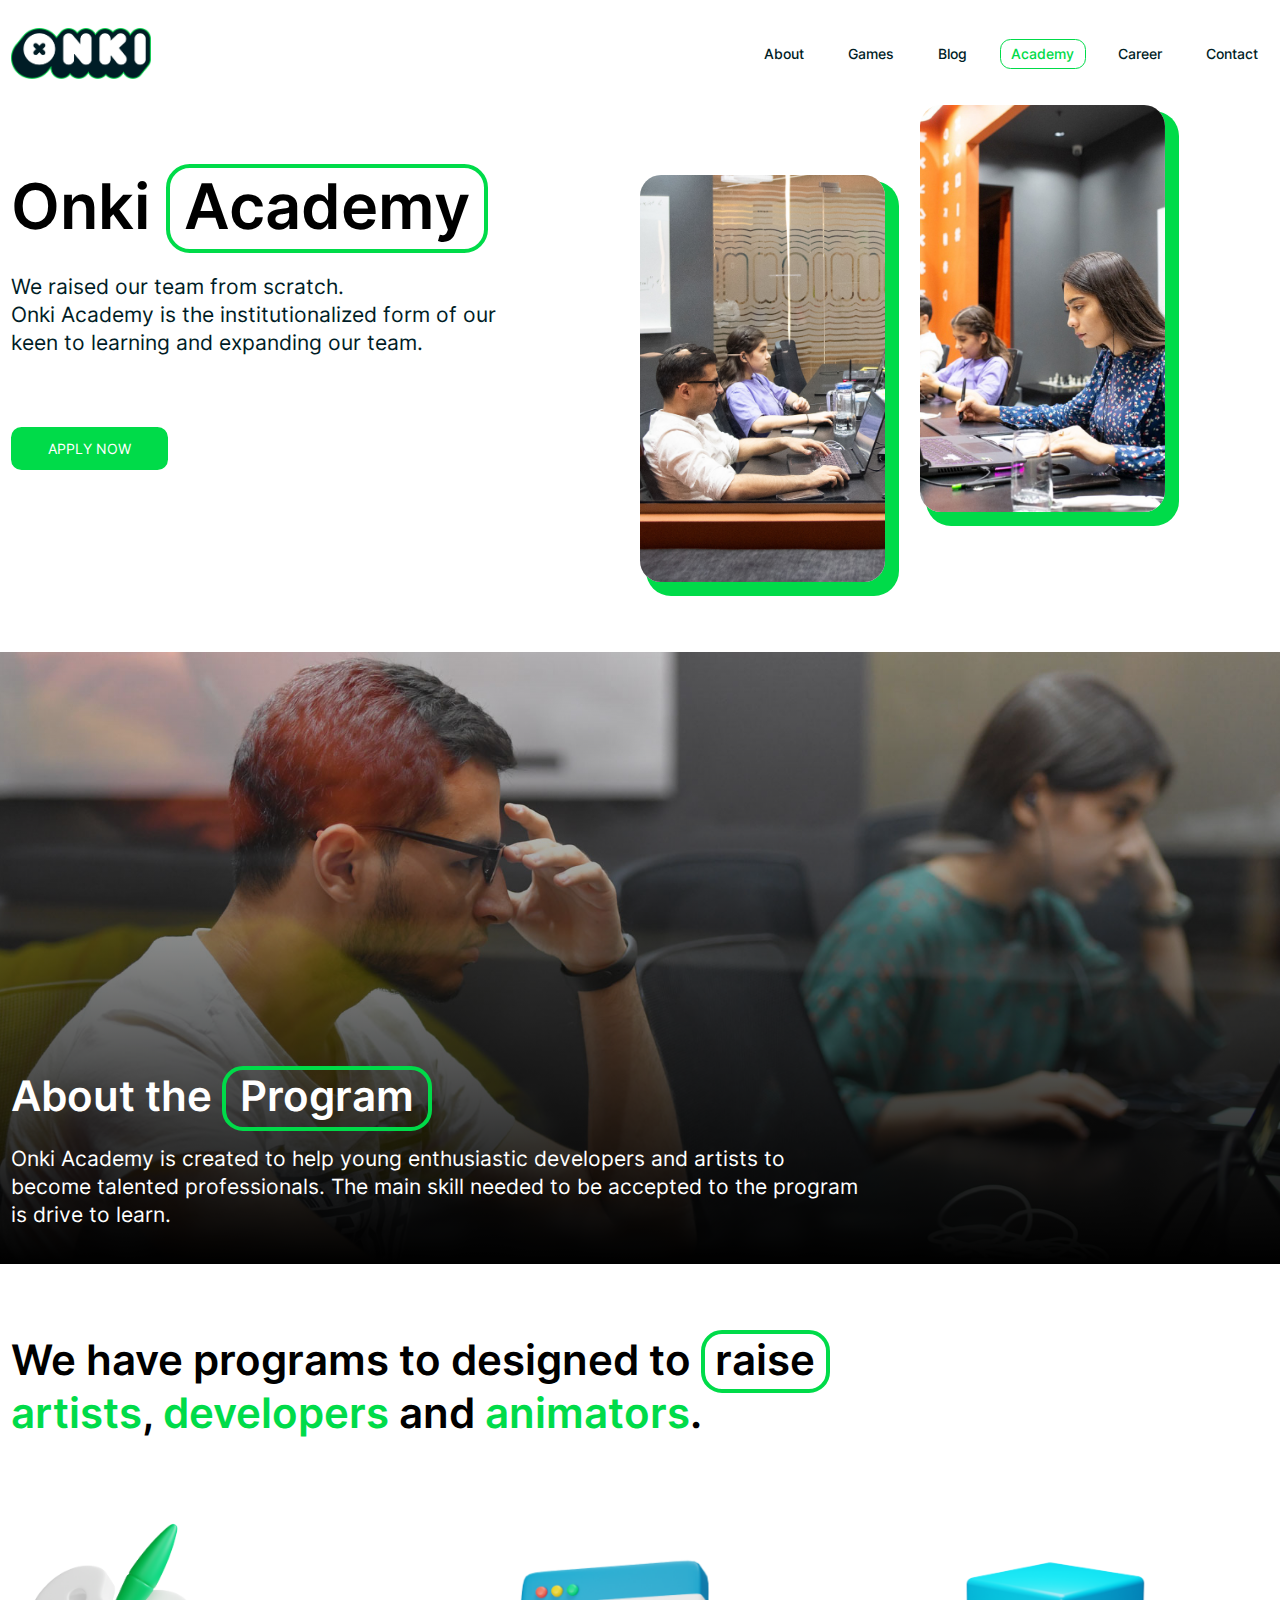
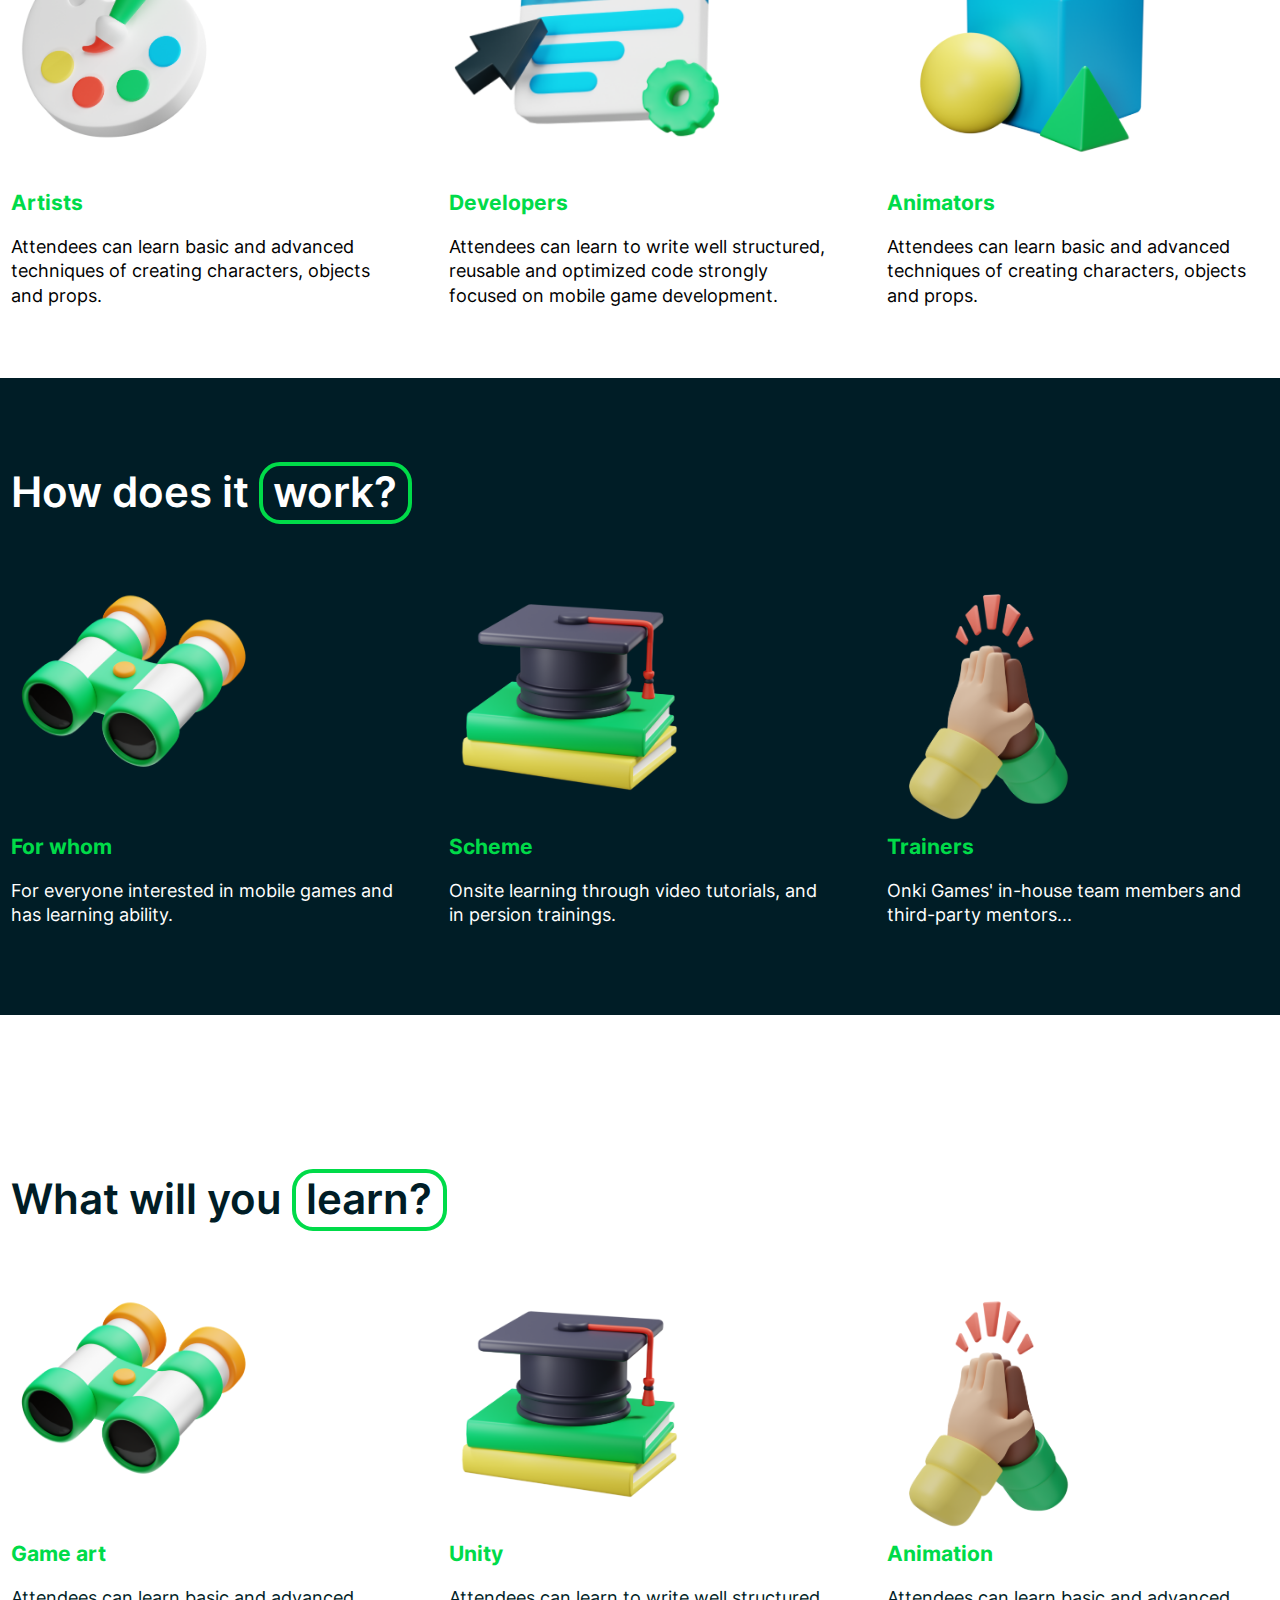
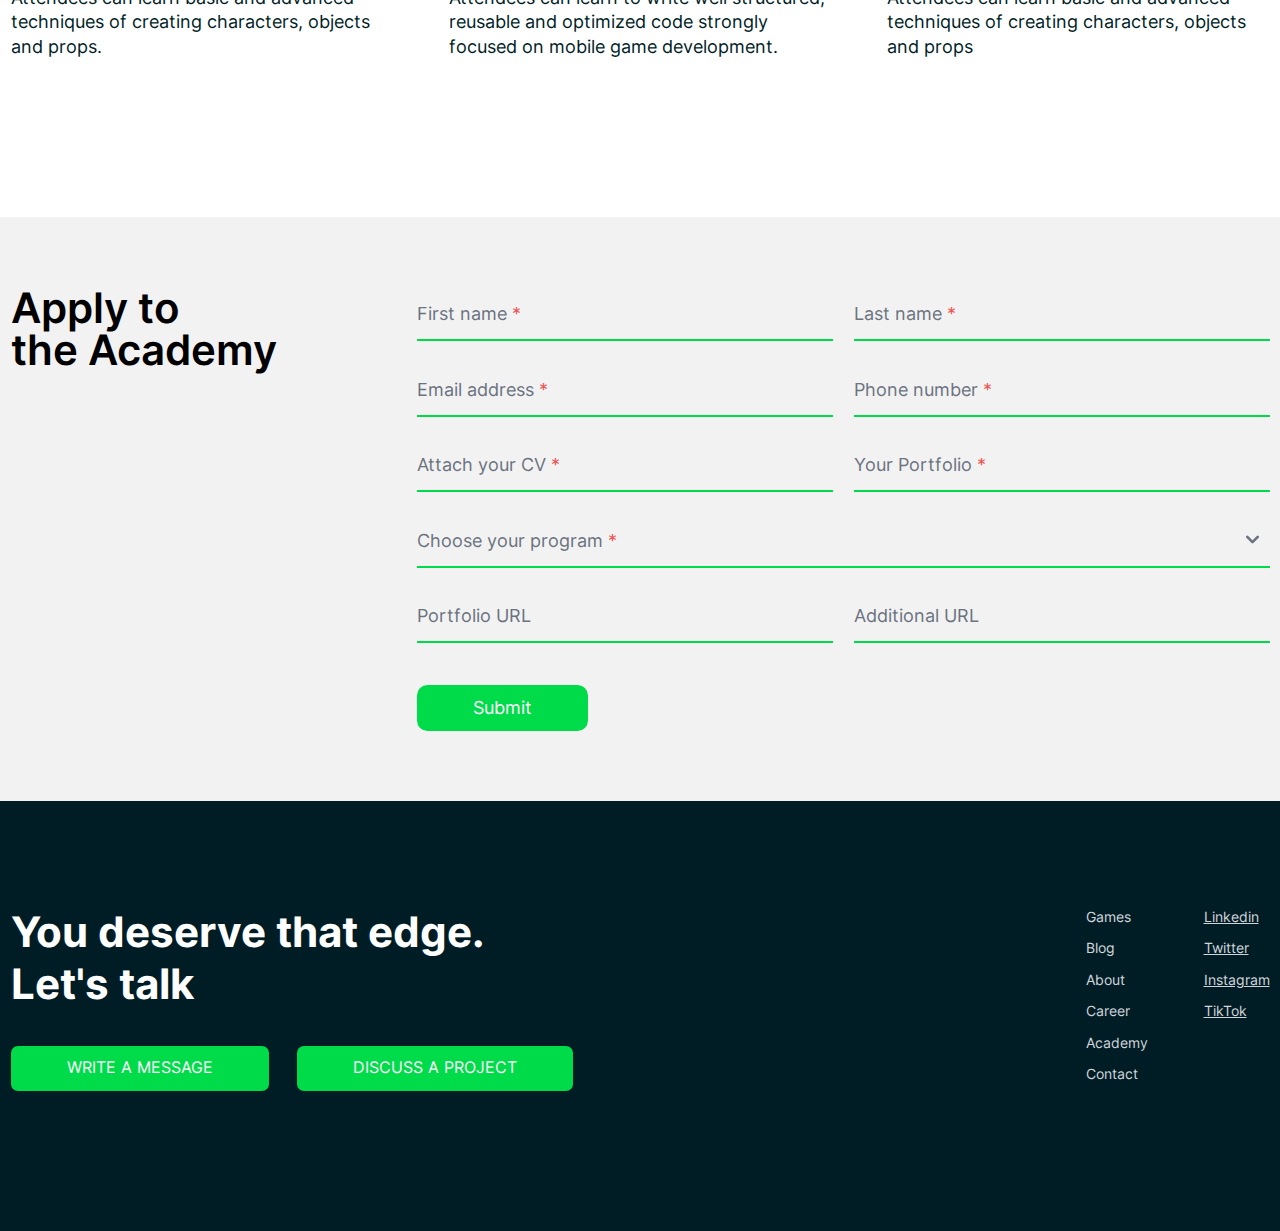
<file: academy/index.html>
<!DOCTYPE html>
<html  lang="en">
<head><meta charset="utf-8">
<meta name="viewport" content="width=device-width, initial-scale=1">
<title>Onki Games</title>
<meta http-equiv="Content-Type" content="text/html; charset=utf-8">
<meta name="description" content>
<meta name="robots" content="index, follow">
<meta name="keywords" content>
<meta property="og:type" content="website">
<meta property="og:url" content="https://belli.tm/">
<meta property="og:title" content>
<meta property="og:description" content>
<meta property="og:image" content>
<meta property="twitter:card" content="summary_large_image">
<meta property="twitter:url" content="https://belli.tm/">
<meta property="twitter:title" content>
<meta property="twitter:description" content>
<meta property="twitter:image" content>
<link rel="preload" as="fetch" crossorigin="anonymous" href="/academy/_payload.json">
<style>.overlay[data-v-cbcbfabc]{background:#000;background:linear-gradient(0deg,#000,hsla(0,0%,100%,0))}.formel input[data-v-cbcbfabc]::-webkit-input-placeholder:after{content:"*"}</style>
<style>/*! tailwindcss v3.4.0 | MIT License | https://tailwindcss.com*/*,:after,:before{border:0 solid #e5e7eb;box-sizing:border-box}:after,:before{--tw-content:""}:host,html{line-height:1.5;-webkit-text-size-adjust:100%;font-family:ui-sans-serif,system-ui,-apple-system,BlinkMacSystemFont,Segoe UI,Roboto,Helvetica Neue,Arial,Noto Sans,sans-serif,Apple Color Emoji,Segoe UI Emoji,Segoe UI Symbol,Noto Color Emoji;font-feature-settings:normal;font-variation-settings:normal;tab-size:4;-webkit-tap-highlight-color:transparent}body{line-height:inherit;margin:0}hr{border-top-width:1px;color:inherit;height:0}abbr:where([title]){-webkit-text-decoration:underline dotted;text-decoration:underline dotted}h1,h2,h3,h4,h5,h6{font-size:inherit;font-weight:inherit}a{color:inherit;text-decoration:inherit}b,strong{font-weight:bolder}code,kbd,pre,samp{font-family:ui-monospace,SFMono-Regular,Menlo,Monaco,Consolas,Liberation Mono,Courier New,monospace;font-feature-settings:normal;font-size:1em;font-variation-settings:normal}small{font-size:80%}sub,sup{font-size:75%;line-height:0;position:relative;vertical-align:baseline}sub{bottom:-.25em}sup{top:-.5em}table{border-collapse:collapse;border-color:inherit;text-indent:0}button,input,optgroup,select,textarea{color:inherit;font-family:inherit;font-feature-settings:inherit;font-size:100%;font-variation-settings:inherit;font-weight:inherit;line-height:inherit;margin:0;padding:0}button,select{text-transform:none}[type=button],[type=reset],[type=submit],button{-webkit-appearance:button;background-color:transparent;background-image:none}:-moz-focusring{outline:auto}:-moz-ui-invalid{box-shadow:none}progress{vertical-align:baseline}::-webkit-inner-spin-button,::-webkit-outer-spin-button{height:auto}[type=search]{-webkit-appearance:textfield;outline-offset:-2px}::-webkit-search-decoration{-webkit-appearance:none}::-webkit-file-upload-button{-webkit-appearance:button;font:inherit}summary{display:list-item}blockquote,dd,dl,figure,h1,h2,h3,h4,h5,h6,hr,p,pre{margin:0}fieldset{margin:0}fieldset,legend{padding:0}menu,ol,ul{list-style:none;margin:0;padding:0}dialog{padding:0}textarea{resize:vertical}input::placeholder,textarea::placeholder{color:#9ca3af;opacity:1}[role=button],button{cursor:pointer}:disabled{cursor:default}audio,canvas,embed,iframe,img,object,svg,video{display:block;vertical-align:middle}img,video{height:auto;max-width:100%}[hidden]{display:none}.tooltip-arrow,.tooltip-arrow:before{background:inherit;height:8px;position:absolute;width:8px}.tooltip-arrow{visibility:hidden}.tooltip-arrow:before{content:"";transform:rotate(45deg);visibility:visible}[data-tooltip-style^=light]+.tooltip>.tooltip-arrow:before{border-color:#e5e7eb;border-style:solid}[data-tooltip-style^=light]+.tooltip[data-popper-placement^=top]>.tooltip-arrow:before{border-bottom-width:1px;border-right-width:1px}[data-tooltip-style^=light]+.tooltip[data-popper-placement^=right]>.tooltip-arrow:before{border-bottom-width:1px;border-left-width:1px}[data-tooltip-style^=light]+.tooltip[data-popper-placement^=bottom]>.tooltip-arrow:before{border-left-width:1px;border-top-width:1px}[data-tooltip-style^=light]+.tooltip[data-popper-placement^=left]>.tooltip-arrow:before{border-right-width:1px;border-top-width:1px}.tooltip[data-popper-placement^=top]>.tooltip-arrow{bottom:-4px}.tooltip[data-popper-placement^=bottom]>.tooltip-arrow{top:-4px}.tooltip[data-popper-placement^=left]>.tooltip-arrow{right:-4px}.tooltip[data-popper-placement^=right]>.tooltip-arrow{left:-4px}.tooltip.invisible>.tooltip-arrow:before{visibility:hidden}[data-popper-arrow],[data-popper-arrow]:before{background:inherit;height:8px;position:absolute;width:8px}[data-popper-arrow]{visibility:hidden}[data-popper-arrow]:after,[data-popper-arrow]:before{content:"";transform:rotate(45deg);visibility:visible}[data-popper-arrow]:after{background:inherit;height:9px;position:absolute;width:9px}[role=tooltip]>[data-popper-arrow]:before{border-color:#e5e7eb;border-style:solid}.dark [role=tooltip]>[data-popper-arrow]:before{border-color:#4b5563;border-style:solid}[role=tooltip]>[data-popper-arrow]:after{border-color:#e5e7eb;border-style:solid}.dark [role=tooltip]>[data-popper-arrow]:after{border-color:#4b5563;border-style:solid}[data-popover][role=tooltip][data-popper-placement^=top]>[data-popper-arrow]:after,[data-popover][role=tooltip][data-popper-placement^=top]>[data-popper-arrow]:before{border-bottom-width:1px;border-right-width:1px}[data-popover][role=tooltip][data-popper-placement^=right]>[data-popper-arrow]:after,[data-popover][role=tooltip][data-popper-placement^=right]>[data-popper-arrow]:before{border-bottom-width:1px;border-left-width:1px}[data-popover][role=tooltip][data-popper-placement^=bottom]>[data-popper-arrow]:after,[data-popover][role=tooltip][data-popper-placement^=bottom]>[data-popper-arrow]:before{border-left-width:1px;border-top-width:1px}[data-popover][role=tooltip][data-popper-placement^=left]>[data-popper-arrow]:after,[data-popover][role=tooltip][data-popper-placement^=left]>[data-popper-arrow]:before{border-right-width:1px;border-top-width:1px}[data-popover][role=tooltip][data-popper-placement^=top]>[data-popper-arrow]{bottom:-5px}[data-popover][role=tooltip][data-popper-placement^=bottom]>[data-popper-arrow]{top:-5px}[data-popover][role=tooltip][data-popper-placement^=left]>[data-popper-arrow]{right:-5px}[data-popover][role=tooltip][data-popper-placement^=right]>[data-popper-arrow]{left:-5px}[role=tooltip].invisible>[data-popper-arrow]:after,[role=tooltip].invisible>[data-popper-arrow]:before{visibility:hidden}[multiple],[type=date],[type=datetime-local],[type=email],[type=month],[type=number],[type=password],[type=search],[type=tel],[type=text],[type=time],[type=url],[type=week],select,textarea{-webkit-appearance:none;appearance:none;background-color:#fff;border-color:#6b7280;border-radius:0;border-width:1px;font-size:1rem;line-height:1.5rem;padding:.5rem .75rem;--tw-shadow:0 0 #0000}[multiple]:focus,[type=date]:focus,[type=datetime-local]:focus,[type=email]:focus,[type=month]:focus,[type=number]:focus,[type=password]:focus,[type=search]:focus,[type=tel]:focus,[type=text]:focus,[type=time]:focus,[type=url]:focus,[type=week]:focus,select:focus,textarea:focus{outline:2px solid transparent;outline-offset:2px;--tw-ring-inset:var(--tw-empty,/*!*/ /*!*/);--tw-ring-offset-width:0px;--tw-ring-offset-color:#fff;--tw-ring-color:#1c64f2;--tw-ring-offset-shadow:var(--tw-ring-inset) 0 0 0 var(--tw-ring-offset-width) var(--tw-ring-offset-color);--tw-ring-shadow:var(--tw-ring-inset) 0 0 0 calc(1px + var(--tw-ring-offset-width)) var(--tw-ring-color);border-color:#1c64f2;box-shadow:/*!*/ /*!*/ 0 0 0 0 #fff,/*!*/ /*!*/ 0 0 0 1px #1c64f2,var(--tw-shadow);box-shadow:var(--tw-ring-offset-shadow),var(--tw-ring-shadow),var(--tw-shadow)}input::placeholder,textarea::placeholder{color:#6b7280;opacity:1}::-webkit-datetime-edit-fields-wrapper{padding:0}::-webkit-date-and-time-value{min-height:1.5em}select:not([size]){background-image:url("data:image/svg+xml;charset=utf-8,%3Csvg xmlns='http://www.w3.org/2000/svg' fill='none' aria-hidden='true' viewBox='0 0 10 6'%3E%3Cpath stroke='%236B7280' stroke-linecap='round' stroke-linejoin='round' stroke-width='2' d='m1 1 4 4 4-4'/%3E%3C/svg%3E");background-position:right .75rem center;background-repeat:no-repeat;background-size:.75em .75em;padding-right:2.5rem;-webkit-print-color-adjust:exact;print-color-adjust:exact}:is([dir=rtl]) select:not([size]){background-position:left .75rem center;padding-left:0;padding-right:.75rem}[multiple]{background-image:none;background-position:0 0;background-repeat:unset;background-size:initial;padding-right:.75rem;-webkit-print-color-adjust:unset;print-color-adjust:unset}[type=checkbox],[type=radio]{-webkit-appearance:none;appearance:none;background-color:#fff;background-origin:border-box;border-color:#6b7280;border-width:1px;color:#1c64f2;display:inline-block;flex-shrink:0;height:1rem;padding:0;-webkit-print-color-adjust:exact;print-color-adjust:exact;-webkit-user-select:none;user-select:none;vertical-align:middle;width:1rem;--tw-shadow:0 0 #0000}[type=checkbox]{border-radius:0}[type=radio]{border-radius:100%}[type=checkbox]:focus,[type=radio]:focus{outline:2px solid transparent;outline-offset:2px;--tw-ring-inset:var(--tw-empty,/*!*/ /*!*/);--tw-ring-offset-width:2px;--tw-ring-offset-color:#fff;--tw-ring-color:#1c64f2;--tw-ring-offset-shadow:var(--tw-ring-inset) 0 0 0 var(--tw-ring-offset-width) var(--tw-ring-offset-color);--tw-ring-shadow:var(--tw-ring-inset) 0 0 0 calc(2px + var(--tw-ring-offset-width)) var(--tw-ring-color);box-shadow:/*!*/ /*!*/ 0 0 0 2px #fff,/*!*/ /*!*/ 0 0 0 4px #1c64f2,var(--tw-shadow);box-shadow:var(--tw-ring-offset-shadow),var(--tw-ring-shadow),var(--tw-shadow)}.dark [type=checkbox]:checked,.dark [type=radio]:checked,[type=checkbox]:checked,[type=radio]:checked{background-color:currentColor;background-position:50%;background-repeat:no-repeat;background-size:.55em .55em;border-color:transparent}[type=checkbox]:checked{background-image:url("data:image/svg+xml;charset=utf-8,%3Csvg xmlns='http://www.w3.org/2000/svg' fill='none' aria-hidden='true' viewBox='0 0 16 12'%3E%3Cpath stroke='%23fff' stroke-linecap='round' stroke-linejoin='round' stroke-width='3' d='M1 5.917 5.724 10.5 15 1.5'/%3E%3C/svg%3E");background-repeat:no-repeat;background-size:.55em .55em;-webkit-print-color-adjust:exact;print-color-adjust:exact}.dark [type=radio]:checked,[type=radio]:checked{background-image:url("data:image/svg+xml;charset=utf-8,%3Csvg xmlns='http://www.w3.org/2000/svg' fill='%23fff' viewBox='0 0 16 16'%3E%3Ccircle cx='8' cy='8' r='3'/%3E%3C/svg%3E");background-size:1em 1em}[type=checkbox]:indeterminate{background-color:currentColor;background-image:url("data:image/svg+xml;charset=utf-8,%3Csvg xmlns='http://www.w3.org/2000/svg' fill='none' aria-hidden='true' viewBox='0 0 16 12'%3E%3Cpath stroke='%23fff' stroke-linecap='round' stroke-linejoin='round' stroke-width='3' d='M1 5.917 5.724 10.5 15 1.5'/%3E%3C/svg%3E");background-position:50%;background-repeat:no-repeat;background-size:.55em .55em;border-color:transparent;-webkit-print-color-adjust:exact;print-color-adjust:exact}[type=checkbox]:indeterminate:focus,[type=checkbox]:indeterminate:hover{background-color:currentColor;border-color:transparent}[type=file]{background:unset;border-color:inherit;border-radius:0;border-width:0;font-size:unset;line-height:inherit;padding:0}[type=file]:focus{outline:1px auto inherit}input[type=file]::file-selector-button{background:#1f2937;border:0;color:#fff;cursor:pointer;font-size:.875rem;font-weight:500;margin-inline-end:1rem;margin-inline-start:-1rem;padding:.625rem 1rem .625rem 2rem}input[type=file]::file-selector-button:hover{background:#374151}:is([dir=rtl]) input[type=file]::file-selector-button{padding-left:1rem;padding-right:2rem}.dark input[type=file]::file-selector-button{background:#4b5563;color:#fff}.dark input[type=file]::file-selector-button:hover{background:#6b7280}input[type=range]::-webkit-slider-thumb{appearance:none;-moz-appearance:none;-webkit-appearance:none;background:#1c64f2;border:0;border-radius:9999px;cursor:pointer;height:1.25rem;width:1.25rem}input[type=range]:disabled::-webkit-slider-thumb{background:#9ca3af}.dark input[type=range]:disabled::-webkit-slider-thumb{background:#6b7280}input[type=range]:focus::-webkit-slider-thumb{outline:2px solid transparent;outline-offset:2px;--tw-ring-offset-shadow:var(--tw-ring-inset) 0 0 0 var(--tw-ring-offset-width) var(--tw-ring-offset-color);--tw-ring-shadow:var(--tw-ring-inset) 0 0 0 calc(4px + var(--tw-ring-offset-width)) var(--tw-ring-color);box-shadow:var(--tw-ring-inset) 0 0 0 var(--tw-ring-offset-width) var(--tw-ring-offset-color),var(--tw-ring-inset) 0 0 0 calc(4px + var(--tw-ring-offset-width)) rgb(164 202 254/1px),0 0 #0000;box-shadow:var(--tw-ring-offset-shadow),var(--tw-ring-shadow),var(--tw-shadow,0 0 #0000);--tw-ring-opacity:1px;--tw-ring-color:rgb(164 202 254/var(--tw-ring-opacity))}input[type=range]::-moz-range-thumb{appearance:none;-moz-appearance:none;-webkit-appearance:none;background:#1c64f2;border:0;border-radius:9999px;cursor:pointer;height:1.25rem;width:1.25rem}input[type=range]:disabled::-moz-range-thumb{background:#9ca3af}.dark input[type=range]:disabled::-moz-range-thumb{background:#6b7280}input[type=range]::-moz-range-progress{background:#3f83f8}input[type=range]::-ms-fill-lower{background:#3f83f8}.toggle-bg:after{background:#fff;border-color:#d1d5db;border-radius:9999px;border-width:1px;box-shadow:var(--tw-ring-inset) 0 0 0 calc(var(--tw-ring-offset-width)) var(--tw-ring-color);content:"";height:1.25rem;left:.125rem;position:absolute;top:.125rem;transition-duration:.15s;transition-property:background-color,border-color,color,fill,stroke,opacity,box-shadow,transform,filter,backdrop-filter,-webkit-backdrop-filter;width:1.25rem}input:checked+.toggle-bg:after{border-color:#fff;transform:translateX(100%);}input:checked+.toggle-bg{background:#1c64f2;border-color:#1c64f2}*,:after,:before{--tw-border-spacing-x:0;--tw-border-spacing-y:0;--tw-translate-x:0;--tw-translate-y:0;--tw-rotate:0;--tw-skew-x:0;--tw-skew-y:0;--tw-scale-x:1;--tw-scale-y:1;--tw-pan-x: ;--tw-pan-y: ;--tw-pinch-zoom: ;--tw-scroll-snap-strictness:proximity;--tw-gradient-from-position: ;--tw-gradient-via-position: ;--tw-gradient-to-position: ;--tw-ordinal: ;--tw-slashed-zero: ;--tw-numeric-figure: ;--tw-numeric-spacing: ;--tw-numeric-fraction: ;--tw-ring-inset: ;--tw-ring-offset-width:0px;--tw-ring-offset-color:#fff;--tw-ring-color:rgba(63,131,248,.5);--tw-ring-offset-shadow:0 0 #0000;--tw-ring-shadow:0 0 #0000;--tw-shadow:0 0 #0000;--tw-shadow-colored:0 0 #0000;--tw-blur: ;--tw-brightness: ;--tw-contrast: ;--tw-grayscale: ;--tw-hue-rotate: ;--tw-invert: ;--tw-saturate: ;--tw-sepia: ;--tw-drop-shadow: ;--tw-backdrop-blur: ;--tw-backdrop-brightness: ;--tw-backdrop-contrast: ;--tw-backdrop-grayscale: ;--tw-backdrop-hue-rotate: ;--tw-backdrop-invert: ;--tw-backdrop-opacity: ;--tw-backdrop-saturate: ;--tw-backdrop-sepia: }::backdrop{--tw-border-spacing-x:0;--tw-border-spacing-y:0;--tw-translate-x:0;--tw-translate-y:0;--tw-rotate:0;--tw-skew-x:0;--tw-skew-y:0;--tw-scale-x:1;--tw-scale-y:1;--tw-pan-x: ;--tw-pan-y: ;--tw-pinch-zoom: ;--tw-scroll-snap-strictness:proximity;--tw-gradient-from-position: ;--tw-gradient-via-position: ;--tw-gradient-to-position: ;--tw-ordinal: ;--tw-slashed-zero: ;--tw-numeric-figure: ;--tw-numeric-spacing: ;--tw-numeric-fraction: ;--tw-ring-inset: ;--tw-ring-offset-width:0px;--tw-ring-offset-color:#fff;--tw-ring-color:rgba(63,131,248,.5);--tw-ring-offset-shadow:0 0 #0000;--tw-ring-shadow:0 0 #0000;--tw-shadow:0 0 #0000;--tw-shadow-colored:0 0 #0000;--tw-blur: ;--tw-brightness: ;--tw-contrast: ;--tw-grayscale: ;--tw-hue-rotate: ;--tw-invert: ;--tw-saturate: ;--tw-sepia: ;--tw-drop-shadow: ;--tw-backdrop-blur: ;--tw-backdrop-brightness: ;--tw-backdrop-contrast: ;--tw-backdrop-grayscale: ;--tw-backdrop-hue-rotate: ;--tw-backdrop-invert: ;--tw-backdrop-opacity: ;--tw-backdrop-saturate: ;--tw-backdrop-sepia: }.container{width:100%}@media (min-width:440px){.container{max-width:440px}}@media (min-width:640px){.container{max-width:640px}}@media (min-width:768px){.container{max-width:768px}}@media (min-width:1024px){.container{max-width:1024px}}@media (min-width:1280px){.container{max-width:1280px}}@media (min-width:1536px){.container{max-width:1536px}}@media (min-width:1920px){.container{max-width:1920px}}@media (min-width:2560px){.container{max-width:2560px}}@media (min-width:3840px){.container{max-width:3840px}}.sr-only{height:1px;margin:-1px;overflow:hidden;padding:0;position:absolute;width:1px;clip:rect(0,0,0,0);border-width:0;white-space:nowrap}.visible{visibility:visible}.invisible{visibility:hidden}.collapse{visibility:collapse}.static{position:static}.fixed{position:fixed}.absolute{position:absolute}.relative{position:relative}.inset-0{inset:0}.-bottom-10{bottom:-2.5rem}.-left-20{left:-5rem}.bottom-0{bottom:0}.bottom-15{bottom:3.75rem}.bottom-20{bottom:5rem}.bottom-\[60px\]{bottom:60px}.left-0{left:0}.left-1\/2{left:50%}.left-27{left:6.75rem}.left-34{left:8.5rem}.left-39{left:9.75rem}.left-4{left:1rem}.left-8{left:2rem}.right-0{right:0}.right-1\/2{right:50%}.right-8{right:2rem}.top-0{top:0}.top-1\/2{top:50%}.top-10{top:2.5rem}.top-4{top:1rem}.top-\[45\%\]{top:45%}.z-10{z-index:10}.z-20{z-index:20}.z-30{z-index:30}.z-40{z-index:40}.z-50{z-index:50}.z-\[100\]{z-index:100}.z-\[10\]{z-index:10}.z-\[1\]{z-index:1}.z-\[2\]{z-index:2}.z-\[4\]{z-index:4}.z-\[8\]{z-index:8}.z-\[9\]{z-index:9}.col-span-1{grid-column:span 1/span 1}.col-span-2{grid-column:span 2/span 2}.mx-30{margin-left:7.5rem;margin-right:7.5rem}.mx-auto{margin-left:auto;margin-right:auto}.my-20{margin-bottom:5rem;margin-top:5rem}.mb-1{margin-bottom:.25rem}.mb-10{margin-bottom:2.5rem}.mb-2{margin-bottom:.5rem}.mb-6{margin-bottom:1.5rem}.mb-8{margin-bottom:2rem}.ml-10{margin-left:2.5rem}.ml-16{margin-left:4rem}.ml-30{margin-left:7.5rem}.ml-8{margin-left:2rem}.mt-1{margin-top:.25rem}.mt-10{margin-top:2.5rem}.mt-15{margin-top:3.75rem}.mt-2{margin-top:.5rem}.mt-2\.5{margin-top:.625rem}.mt-20{margin-top:5rem}.mt-3{margin-top:.75rem}.mt-4{margin-top:1rem}.mt-40{margin-top:10rem}.mt-5{margin-top:1.25rem}.mt-6{margin-top:1.5rem}.mt-auto{margin-top:auto}.block{display:block}.inline-block{display:inline-block}.inline{display:inline}.flex{display:flex}.inline-flex{display:inline-flex}.table{display:table}.grid{display:grid}.\!hidden{display:none!important}.hidden{display:none}.h-10{height:2.5rem}.h-100{height:25rem}.h-155{height:38.75rem}.h-175{height:43.75rem}.h-180{height:45rem}.h-4{height:1rem}.h-5{height:1.25rem}.h-6{height:1.5rem}.h-70{height:17.5rem}.h-80{height:20rem}.h-9{height:2.25rem}.h-\[80vh\]{height:80vh}.h-full{height:100%}.w-1\/2{width:50%}.w-1\/3{width:33.333333%}.w-10{width:2.5rem}.w-100{width:25rem}.w-125{width:31.25rem}.w-4{width:1rem}.w-40{width:10rem}.w-5{width:1.25rem}.w-55{width:13.75rem}.w-6{width:1.5rem}.w-60{width:15rem}.w-64{width:16rem}.w-70{width:17.5rem}.w-80{width:20rem}.w-\[33\.33\%\]{width:33.33%}.w-\[44\%\]{width:44%}.w-\[68\%\]{width:68%}.w-\[70\%\]{width:70%}.w-\[85\%\]{width:85%}.w-\[95\%\]{width:95%}.w-fit{width:-moz-fit-content;width:fit-content}.w-full{width:100%}.max-w-screen-xl{max-width:1280px}.flex-1{flex:1 1 0%}.flex-shrink{flex-shrink:1}.grow{flex-grow:1}.\!translate-x-1\/2{--tw-translate-x:50%!important;transform:translate(50%,var(--tw-translate-y)) rotate(var(--tw-rotate)) skewX(var(--tw-skew-x)) skewY(var(--tw-skew-y)) scaleX(var(--tw-scale-x)) scaleY(var(--tw-scale-y))!important;transform:translate(var(--tw-translate-x),var(--tw-translate-y)) rotate(var(--tw-rotate)) skewX(var(--tw-skew-x)) skewY(var(--tw-skew-y)) scaleX(var(--tw-scale-x)) scaleY(var(--tw-scale-y))!important}.\!translate-x-40{--tw-translate-x:10rem!important;transform:translate(10rem,var(--tw-translate-y)) rotate(var(--tw-rotate)) skewX(var(--tw-skew-x)) skewY(var(--tw-skew-y)) scaleX(var(--tw-scale-x)) scaleY(var(--tw-scale-y))!important;transform:translate(var(--tw-translate-x),var(--tw-translate-y)) rotate(var(--tw-rotate)) skewX(var(--tw-skew-x)) skewY(var(--tw-skew-y)) scaleX(var(--tw-scale-x)) scaleY(var(--tw-scale-y))!important}.-translate-x-1\/2{--tw-translate-x:-50%;transform:translate(-50%,var(--tw-translate-y)) rotate(var(--tw-rotate)) skewX(var(--tw-skew-x)) skewY(var(--tw-skew-y)) scaleX(var(--tw-scale-x)) scaleY(var(--tw-scale-y));transform:translate(var(--tw-translate-x),var(--tw-translate-y)) rotate(var(--tw-rotate)) skewX(var(--tw-skew-x)) skewY(var(--tw-skew-y)) scaleX(var(--tw-scale-x)) scaleY(var(--tw-scale-y))}.-translate-x-full{--tw-translate-x:-100%;transform:translate(-100%,var(--tw-translate-y)) rotate(var(--tw-rotate)) skewX(var(--tw-skew-x)) skewY(var(--tw-skew-y)) scaleX(var(--tw-scale-x)) scaleY(var(--tw-scale-y));transform:translate(var(--tw-translate-x),var(--tw-translate-y)) rotate(var(--tw-rotate)) skewX(var(--tw-skew-x)) skewY(var(--tw-skew-y)) scaleX(var(--tw-scale-x)) scaleY(var(--tw-scale-y))}.-translate-y-1\/2{--tw-translate-y:-50%;transform:translate(var(--tw-translate-x),-50%) rotate(var(--tw-rotate)) skewX(var(--tw-skew-x)) skewY(var(--tw-skew-y)) scaleX(var(--tw-scale-x)) scaleY(var(--tw-scale-y));transform:translate(var(--tw-translate-x),var(--tw-translate-y)) rotate(var(--tw-rotate)) skewX(var(--tw-skew-x)) skewY(var(--tw-skew-y)) scaleX(var(--tw-scale-x)) scaleY(var(--tw-scale-y))}.-translate-y-20{--tw-translate-y:-5rem;transform:translate(var(--tw-translate-x),-5rem) rotate(var(--tw-rotate)) skewX(var(--tw-skew-x)) skewY(var(--tw-skew-y)) scaleX(var(--tw-scale-x)) scaleY(var(--tw-scale-y));transform:translate(var(--tw-translate-x),var(--tw-translate-y)) rotate(var(--tw-rotate)) skewX(var(--tw-skew-x)) skewY(var(--tw-skew-y)) scaleX(var(--tw-scale-x)) scaleY(var(--tw-scale-y))}.-translate-y-full{--tw-translate-y:-100%;transform:translate(var(--tw-translate-x),-100%) rotate(var(--tw-rotate)) skewX(var(--tw-skew-x)) skewY(var(--tw-skew-y)) scaleX(var(--tw-scale-x)) scaleY(var(--tw-scale-y));transform:translate(var(--tw-translate-x),var(--tw-translate-y)) rotate(var(--tw-rotate)) skewX(var(--tw-skew-x)) skewY(var(--tw-skew-y)) scaleX(var(--tw-scale-x)) scaleY(var(--tw-scale-y))}.translate-x-0{--tw-translate-x:0rem;transform:translateY(var(--tw-translate-y)) rotate(var(--tw-rotate)) skewX(var(--tw-skew-x)) skewY(var(--tw-skew-y)) scaleX(var(--tw-scale-x)) scaleY(var(--tw-scale-y));transform:translate(var(--tw-translate-x),var(--tw-translate-y)) rotate(var(--tw-rotate)) skewX(var(--tw-skew-x)) skewY(var(--tw-skew-y)) scaleX(var(--tw-scale-x)) scaleY(var(--tw-scale-y))}.translate-x-full{--tw-translate-x:100%;transform:translate(100%,var(--tw-translate-y)) rotate(var(--tw-rotate)) skewX(var(--tw-skew-x)) skewY(var(--tw-skew-y)) scaleX(var(--tw-scale-x)) scaleY(var(--tw-scale-y));transform:translate(var(--tw-translate-x),var(--tw-translate-y)) rotate(var(--tw-rotate)) skewX(var(--tw-skew-x)) skewY(var(--tw-skew-y)) scaleX(var(--tw-scale-x)) scaleY(var(--tw-scale-y))}.translate-y-20{--tw-translate-y:5rem;transform:translate(var(--tw-translate-x),5rem) rotate(var(--tw-rotate)) skewX(var(--tw-skew-x)) skewY(var(--tw-skew-y)) scaleX(var(--tw-scale-x)) scaleY(var(--tw-scale-y));transform:translate(var(--tw-translate-x),var(--tw-translate-y)) rotate(var(--tw-rotate)) skewX(var(--tw-skew-x)) skewY(var(--tw-skew-y)) scaleX(var(--tw-scale-x)) scaleY(var(--tw-scale-y))}.translate-y-\[calc\(100\%-2rem\)\]{--tw-translate-y:calc(100% - 2rem);transform:translate(var(--tw-translate-x),calc(100% - 2rem)) rotate(var(--tw-rotate)) skewX(var(--tw-skew-x)) skewY(var(--tw-skew-y)) scaleX(var(--tw-scale-x)) scaleY(var(--tw-scale-y));transform:translate(var(--tw-translate-x),var(--tw-translate-y)) rotate(var(--tw-rotate)) skewX(var(--tw-skew-x)) skewY(var(--tw-skew-y)) scaleX(var(--tw-scale-x)) scaleY(var(--tw-scale-y))}.translate-y-full{--tw-translate-y:100%;transform:translate(var(--tw-translate-x),100%) rotate(var(--tw-rotate)) skewX(var(--tw-skew-x)) skewY(var(--tw-skew-y)) scaleX(var(--tw-scale-x)) scaleY(var(--tw-scale-y));transform:translate(var(--tw-translate-x),var(--tw-translate-y)) rotate(var(--tw-rotate)) skewX(var(--tw-skew-x)) skewY(var(--tw-skew-y)) scaleX(var(--tw-scale-x)) scaleY(var(--tw-scale-y))}.-rotate-12{--tw-rotate:-12deg;transform:translate(var(--tw-translate-x),var(--tw-translate-y)) rotate(-12deg) skewX(var(--tw-skew-x)) skewY(var(--tw-skew-y)) scaleX(var(--tw-scale-x)) scaleY(var(--tw-scale-y));transform:translate(var(--tw-translate-x),var(--tw-translate-y)) rotate(var(--tw-rotate)) skewX(var(--tw-skew-x)) skewY(var(--tw-skew-y)) scaleX(var(--tw-scale-x)) scaleY(var(--tw-scale-y))}.rotate-12{--tw-rotate:12deg;transform:translate(var(--tw-translate-x),var(--tw-translate-y)) rotate(12deg) skewX(var(--tw-skew-x)) skewY(var(--tw-skew-y)) scaleX(var(--tw-scale-x)) scaleY(var(--tw-scale-y));transform:translate(var(--tw-translate-x),var(--tw-translate-y)) rotate(var(--tw-rotate)) skewX(var(--tw-skew-x)) skewY(var(--tw-skew-y)) scaleX(var(--tw-scale-x)) scaleY(var(--tw-scale-y))}.rotate-180{--tw-rotate:180deg;transform:translate(var(--tw-translate-x),var(--tw-translate-y)) rotate(180deg) skewX(var(--tw-skew-x)) skewY(var(--tw-skew-y)) scaleX(var(--tw-scale-x)) scaleY(var(--tw-scale-y))}.rotate-180,.transform{transform:translate(var(--tw-translate-x),var(--tw-translate-y)) rotate(var(--tw-rotate)) skewX(var(--tw-skew-x)) skewY(var(--tw-skew-y)) scaleX(var(--tw-scale-x)) scaleY(var(--tw-scale-y))}.transform-none{transform:none}.cursor-default{cursor:default}.cursor-not-allowed{cursor:not-allowed}.cursor-pointer{cursor:pointer}.resize{resize:both}.grid-cols-2{grid-template-columns:repeat(2,minmax(0,1fr))}.grid-cols-3{grid-template-columns:repeat(3,minmax(0,1fr))}.grid-cols-4{grid-template-columns:repeat(4,minmax(0,1fr))}.grid-cols-7{grid-template-columns:repeat(7,minmax(0,1fr))}.flex-col{flex-direction:column}.flex-wrap{flex-wrap:wrap}.items-start{align-items:flex-start}.items-end{align-items:flex-end}.items-center{align-items:center}.justify-start{justify-content:flex-start}.justify-end{justify-content:flex-end}.justify-center{justify-content:center}.justify-between{justify-content:space-between}.gap-16{gap:4rem}.gap-6{gap:1.5rem}.gap-x-4{column-gap:1rem}.gap-x-6{column-gap:1.5rem}.gap-x-8{column-gap:2rem}.gap-y-6{row-gap:1.5rem}.space-x-2>:not([hidden])~:not([hidden]){--tw-space-x-reverse:0;margin-left:.5rem;margin-left:calc(.5rem*(1 - var(--tw-space-x-reverse)));margin-right:0;margin-right:calc(.5rem*var(--tw-space-x-reverse))}.space-x-40>:not([hidden])~:not([hidden]){--tw-space-x-reverse:0;margin-left:10rem;margin-left:calc(10rem*(1 - var(--tw-space-x-reverse)));margin-right:0;margin-right:calc(10rem*var(--tw-space-x-reverse))}.overflow-hidden{overflow:hidden}.overflow-x-hidden{overflow-x:hidden}.whitespace-nowrap{white-space:nowrap}.rounded-2xl{border-radius:1rem}.rounded-3xl{border-radius:1.5rem}.rounded-\[1\.7rem\]{border-radius:1.7rem}.rounded-\[1\.8rem\]{border-radius:1.8rem}.rounded-full{border-radius:9999px}.rounded-lg{border-radius:.5rem}.rounded-md{border-radius:.375rem}.rounded-xl{border-radius:.75rem}.rounded-e-lg{border-end-end-radius:.5rem;border-start-end-radius:.5rem}.rounded-l-lg{border-bottom-left-radius:.5rem;border-top-left-radius:.5rem}.rounded-r-lg{border-bottom-right-radius:.5rem;border-top-right-radius:.5rem}.rounded-s-lg{border-end-start-radius:.5rem;border-start-start-radius:.5rem}.border{border-width:1px}.border-0{border-width:0}.border-2{border-width:2px}.border-4{border-width:4px}.border-b{border-bottom-width:1px}.border-b-2{border-bottom-width:2px}.border-l-0{border-left-width:0}.border-r-0{border-right-width:0}.border-t-0{border-top-width:0}.\!border-primary{--tw-border-opacity:1!important;border-color:#00db49!important;border-color:rgb(0 219 73/var(--tw-border-opacity))!important}.border-blue-600{--tw-border-opacity:1;border-color:#1c64f2;border-color:rgb(28 100 242/var(--tw-border-opacity))}.border-blue-700{--tw-border-opacity:1;border-color:#1a56db;border-color:rgb(26 86 219/var(--tw-border-opacity))}.border-gray-100{--tw-border-opacity:1;border-color:#f3f4f6;border-color:rgb(243 244 246/var(--tw-border-opacity))}.border-gray-300{--tw-border-opacity:1;border-color:#d1d5db;border-color:rgb(209 213 219/var(--tw-border-opacity))}.border-gray-400{--tw-border-opacity:1;border-color:#9ca3af;border-color:rgb(156 163 175/var(--tw-border-opacity))}.border-primary{--tw-border-opacity:1;border-color:#00db49;border-color:rgb(0 219 73/var(--tw-border-opacity))}.border-transparent{border-color:transparent}.border-white{--tw-border-opacity:1;border-color:#fff;border-color:rgb(255 255 255/var(--tw-border-opacity))}.bg-\[\#001D26\]{--tw-bg-opacity:1;background-color:#001d26;background-color:rgb(0 29 38/var(--tw-bg-opacity))}.bg-\[\#F1F1F1\]{--tw-bg-opacity:1;background-color:#f1f1f1;background-color:rgb(241 241 241/var(--tw-bg-opacity))}.bg-\[\#F2F2F2\],.bg-\[\#f2f2f2\]{--tw-bg-opacity:1;background-color:#f2f2f2;background-color:rgb(242 242 242/var(--tw-bg-opacity))}.bg-blue-700{--tw-bg-opacity:1;background-color:#1a56db;background-color:rgb(26 86 219/var(--tw-bg-opacity))}.bg-gray-100{--tw-bg-opacity:1;background-color:#f3f4f6;background-color:rgb(243 244 246/var(--tw-bg-opacity))}.bg-gray-200{--tw-bg-opacity:1;background-color:#e5e7eb;background-color:rgb(229 231 235/var(--tw-bg-opacity))}.bg-gray-800{--tw-bg-opacity:1;background-color:#1f2937;background-color:rgb(31 41 55/var(--tw-bg-opacity))}.bg-gray-900\/50{background-color:rgba(17,24,39,.5)}.bg-primary{--tw-bg-opacity:1;background-color:#00db49;background-color:rgb(0 219 73/var(--tw-bg-opacity))}.bg-secondary{--tw-bg-opacity:1;background-color:#001d26;background-color:rgb(0 29 38/var(--tw-bg-opacity))}.bg-transparent{background-color:transparent}.bg-white{--tw-bg-opacity:1;background-color:#fff;background-color:rgb(255 255 255/var(--tw-bg-opacity))}.bg-white\/50{background-color:hsla(0,0%,100%,.5)}.object-cover{object-fit:cover}.p-1{padding:.25rem}.p-10{padding:2.5rem}.p-2{padding:.5rem}.p-2\.5{padding:.625rem}.p-4{padding:1rem}.p-8{padding:2rem}.px-0{padding-left:0;padding-right:0}.px-10{padding-left:2.5rem;padding-right:2.5rem}.px-12{padding-left:3rem;padding-right:3rem}.px-16{padding-left:4rem;padding-right:4rem}.px-19{padding-left:4.75rem;padding-right:4.75rem}.px-2{padding-left:.5rem;padding-right:.5rem}.px-22{padding-left:5.5rem;padding-right:5.5rem}.px-25{padding-left:6.25rem;padding-right:6.25rem}.px-3{padding-left:.75rem;padding-right:.75rem}.px-4{padding-left:1rem;padding-right:1rem}.px-5{padding-left:1.25rem;padding-right:1.25rem}.px-8{padding-left:2rem;padding-right:2rem}.py-1{padding-bottom:.25rem;padding-top:.25rem}.py-10{padding-bottom:2.5rem;padding-top:2.5rem}.py-2{padding-bottom:.5rem;padding-top:.5rem}.py-2\.5{padding-bottom:.625rem;padding-top:.625rem}.py-20{padding-bottom:5rem;padding-top:5rem}.py-25{padding-bottom:6.25rem;padding-top:6.25rem}.py-3{padding-bottom:.75rem;padding-top:.75rem}.py-30{padding-bottom:7.5rem;padding-top:7.5rem}.py-4{padding-bottom:1rem;padding-top:1rem}.py-6{padding-bottom:1.5rem;padding-top:1.5rem}.py-8{padding-bottom:2rem;padding-top:2rem}.pb-1{padding-bottom:.25rem}.pb-1\.5{padding-bottom:.375rem}.pb-10{padding-bottom:2.5rem}.pb-40{padding-bottom:10rem}.pl-12{padding-left:3rem}.pl-25{padding-left:6.25rem}.pl-8{padding-left:2rem}.pt-2{padding-top:.5rem}.pt-30{padding-top:7.5rem}.pt-5{padding-top:1.25rem}.pt-\[56\.25\%\]{padding-top:56.25%}.text-left{text-align:left}.text-center{text-align:center}.text-2xl{font-size:1.5rem;line-height:2rem}.text-4xl{font-size:2.25rem;line-height:2.5rem}.text-5xl{font-size:3rem;line-height:1}.text-7xl{font-size:4.5rem;line-height:1}.text-8xl{font-size:6rem;line-height:1}.text-\[5rem\]{font-size:5rem}.text-lg{font-size:1.125rem;line-height:1.75rem}.text-sm{font-size:.875rem;line-height:1.25rem}.text-xl{font-size:1.25rem;line-height:1.75rem}.font-bold{font-weight:700}.font-medium{font-weight:500}.font-semibold{font-weight:600}.uppercase{text-transform:uppercase}.leading-6{line-height:1.5rem}.leading-9{line-height:2.25rem}.leading-none{line-height:1}.leading-tight{line-height:1.25}.\!text-gray-100{--tw-text-opacity:1!important;color:#f3f4f6!important;color:rgb(243 244 246/var(--tw-text-opacity))!important}.text-\[\#c4c4c4\]{--tw-text-opacity:1;color:#c4c4c4;color:rgb(196 196 196/var(--tw-text-opacity))}.text-black{--tw-text-opacity:1;color:#000;color:rgb(0 0 0/var(--tw-text-opacity))}.text-blue-600{--tw-text-opacity:1;color:#1c64f2;color:rgb(28 100 242/var(--tw-text-opacity))}.text-gray-200{--tw-text-opacity:1;color:#e5e7eb;color:rgb(229 231 235/var(--tw-text-opacity))}.text-gray-300{--tw-text-opacity:1;color:#d1d5db;color:rgb(209 213 219/var(--tw-text-opacity))}.text-gray-400{--tw-text-opacity:1;color:#9ca3af;color:rgb(156 163 175/var(--tw-text-opacity))}.text-gray-500{--tw-text-opacity:1;color:#6b7280;color:rgb(107 114 128/var(--tw-text-opacity))}.text-gray-800{--tw-text-opacity:1;color:#1f2937;color:rgb(31 41 55/var(--tw-text-opacity))}.text-gray-900{--tw-text-opacity:1;color:#111827;color:rgb(17 24 39/var(--tw-text-opacity))}.text-primary{--tw-text-opacity:1;color:#00db49;color:rgb(0 219 73/var(--tw-text-opacity))}.text-red-500{--tw-text-opacity:1;color:#f05252;color:rgb(240 82 82/var(--tw-text-opacity))}.text-secondary{--tw-text-opacity:1;color:#001d26;color:rgb(0 29 38/var(--tw-text-opacity))}.text-white{--tw-text-opacity:1;color:#fff;color:rgb(255 255 255/var(--tw-text-opacity))}.underline{text-decoration-line:underline}.opacity-0{opacity:0}.opacity-100{opacity:1}.shadow{--tw-shadow:0 1px 3px 0 rgba(0,0,0,.1),0 1px 2px -1px rgba(0,0,0,.1);--tw-shadow-colored:0 1px 3px 0 var(--tw-shadow-color),0 1px 2px -1px var(--tw-shadow-color);box-shadow:0 0 #0000,0 0 #0000,0 1px 3px 0 rgba(0,0,0,.1),0 1px 2px -1px rgba(0,0,0,.1);box-shadow:var(--tw-ring-offset-shadow,0 0 #0000),var(--tw-ring-shadow,0 0 #0000),var(--tw-shadow)}.shadow-lg{--tw-shadow:0 10px 15px -3px rgba(0,0,0,.1),0 4px 6px -4px rgba(0,0,0,.1);--tw-shadow-colored:0 10px 15px -3px var(--tw-shadow-color),0 4px 6px -4px var(--tw-shadow-color);box-shadow:0 0 #0000,0 0 #0000,0 10px 15px -3px rgba(0,0,0,.1),0 4px 6px -4px rgba(0,0,0,.1);box-shadow:var(--tw-ring-offset-shadow,0 0 #0000),var(--tw-ring-shadow,0 0 #0000),var(--tw-shadow)}.outline-none{outline:2px solid transparent;outline-offset:2px}.outline{outline-style:solid}.blur{--tw-blur:blur(8px);filter:blur(8px) var(--tw-brightness) var(--tw-contrast) var(--tw-grayscale) var(--tw-hue-rotate) var(--tw-invert) var(--tw-saturate) var(--tw-sepia) var(--tw-drop-shadow)}.blur,.filter{filter:var(--tw-blur) var(--tw-brightness) var(--tw-contrast) var(--tw-grayscale) var(--tw-hue-rotate) var(--tw-invert) var(--tw-saturate) var(--tw-sepia) var(--tw-drop-shadow)}.transition{transition-duration:.15s;transition-property:color,background-color,border-color,text-decoration-color,fill,stroke,opacity,box-shadow,transform,filter,-webkit-backdrop-filter;transition-property:color,background-color,border-color,text-decoration-color,fill,stroke,opacity,box-shadow,transform,filter,backdrop-filter;transition-property:color,background-color,border-color,text-decoration-color,fill,stroke,opacity,box-shadow,transform,filter,backdrop-filter,-webkit-backdrop-filter;transition-timing-function:cubic-bezier(.4,0,.2,1)}.transition-all{transition-duration:.15s;transition-property:all;transition-timing-function:cubic-bezier(.4,0,.2,1)}.transition-opacity{transition-duration:.15s;transition-property:opacity;transition-timing-function:cubic-bezier(.4,0,.2,1)}.transition-transform{transition-duration:.15s;transition-property:transform;transition-timing-function:cubic-bezier(.4,0,.2,1)}.duration-300{transition-duration:.3s}.ease-out{transition-timing-function:cubic-bezier(0,0,.2,1)}.will-change-transform{will-change:transform}.placeholder\:text-gray-400::placeholder{--tw-text-opacity:1;color:#9ca3af;color:rgb(156 163 175/var(--tw-text-opacity))}.hover\:border-gray-300:hover{--tw-border-opacity:1;border-color:#d1d5db;border-color:rgb(209 213 219/var(--tw-border-opacity))}.hover\:border-primary:hover{--tw-border-opacity:1;border-color:#00db49;border-color:rgb(0 219 73/var(--tw-border-opacity))}.hover\:bg-blue-800:hover{--tw-bg-opacity:1;background-color:#1e429f;background-color:rgb(30 66 159/var(--tw-bg-opacity))}.hover\:bg-gray-100:hover{--tw-bg-opacity:1;background-color:#f3f4f6;background-color:rgb(243 244 246/var(--tw-bg-opacity))}.hover\:bg-primary:hover{--tw-bg-opacity:1;background-color:#00db49;background-color:rgb(0 219 73/var(--tw-bg-opacity))}.hover\:bg-white:hover{--tw-bg-opacity:1;background-color:#fff;background-color:rgb(255 255 255/var(--tw-bg-opacity))}.hover\:text-blue-600:hover{--tw-text-opacity:1;color:#1c64f2;color:rgb(28 100 242/var(--tw-text-opacity))}.hover\:text-gray-600:hover{--tw-text-opacity:1;color:#4b5563;color:rgb(75 85 99/var(--tw-text-opacity))}.hover\:text-gray-900:hover{--tw-text-opacity:1;color:#111827;color:rgb(17 24 39/var(--tw-text-opacity))}.hover\:text-primary:hover{--tw-text-opacity:1;color:#00db49;color:rgb(0 219 73/var(--tw-text-opacity))}.hover\:text-white:hover{--tw-text-opacity:1;color:#fff;color:rgb(255 255 255/var(--tw-text-opacity))}.hover\:shadow-md:hover{--tw-shadow:0 4px 6px -1px rgba(0,0,0,.1),0 2px 4px -2px rgba(0,0,0,.1);--tw-shadow-colored:0 4px 6px -1px var(--tw-shadow-color),0 2px 4px -2px var(--tw-shadow-color);box-shadow:0 0 #0000,0 0 #0000,0 4px 6px -1px rgba(0,0,0,.1),0 2px 4px -2px rgba(0,0,0,.1);box-shadow:var(--tw-ring-offset-shadow,0 0 #0000),var(--tw-ring-shadow,0 0 #0000),var(--tw-shadow)}.focus\:border-b-primary:focus{--tw-border-opacity:1;border-bottom-color:#00db49;border-bottom-color:rgb(0 219 73/var(--tw-border-opacity))}.focus\:outline-none:focus{outline:2px solid transparent;outline-offset:2px}.focus\:ring-0:focus{--tw-ring-offset-shadow:var(--tw-ring-inset) 0 0 0 var(--tw-ring-offset-width) var(--tw-ring-offset-color);--tw-ring-shadow:var(--tw-ring-inset) 0 0 0 calc(var(--tw-ring-offset-width)) var(--tw-ring-color);box-shadow:var(--tw-ring-inset) 0 0 0 var(--tw-ring-offset-width) var(--tw-ring-offset-color),var(--tw-ring-inset) 0 0 0 calc(var(--tw-ring-offset-width)) var(--tw-ring-color),0 0 #0000;box-shadow:var(--tw-ring-offset-shadow),var(--tw-ring-shadow),var(--tw-shadow,0 0 #0000)}.focus\:ring-2:focus{--tw-ring-offset-shadow:var(--tw-ring-inset) 0 0 0 var(--tw-ring-offset-width) var(--tw-ring-offset-color);--tw-ring-shadow:var(--tw-ring-inset) 0 0 0 calc(2px + var(--tw-ring-offset-width)) var(--tw-ring-color);box-shadow:var(--tw-ring-inset) 0 0 0 var(--tw-ring-offset-width) var(--tw-ring-offset-color),var(--tw-ring-inset) 0 0 0 calc(2px + var(--tw-ring-offset-width)) var(--tw-ring-color),0 0 #0000;box-shadow:var(--tw-ring-offset-shadow),var(--tw-ring-shadow),var(--tw-shadow,0 0 #0000)}.focus\:ring-4:focus{--tw-ring-offset-shadow:var(--tw-ring-inset) 0 0 0 var(--tw-ring-offset-width) var(--tw-ring-offset-color);--tw-ring-shadow:var(--tw-ring-inset) 0 0 0 calc(4px + var(--tw-ring-offset-width)) var(--tw-ring-color);box-shadow:var(--tw-ring-inset) 0 0 0 var(--tw-ring-offset-width) var(--tw-ring-offset-color),var(--tw-ring-inset) 0 0 0 calc(4px + var(--tw-ring-offset-width)) var(--tw-ring-color),0 0 #0000;box-shadow:var(--tw-ring-offset-shadow),var(--tw-ring-shadow),var(--tw-shadow,0 0 #0000)}.focus\:ring-blue-300:focus{--tw-ring-opacity:1;--tw-ring-color:rgb(164 202 254/var(--tw-ring-opacity))}.focus\:ring-gray-200:focus{--tw-ring-opacity:1;--tw-ring-color:rgb(229 231 235/var(--tw-ring-opacity))}.group:hover .group-hover\:translate-y-0{--tw-translate-y:0rem;transform:translate(var(--tw-translate-x)) rotate(var(--tw-rotate)) skewX(var(--tw-skew-x)) skewY(var(--tw-skew-y)) scaleX(var(--tw-scale-x)) scaleY(var(--tw-scale-y));transform:translate(var(--tw-translate-x),var(--tw-translate-y)) rotate(var(--tw-rotate)) skewX(var(--tw-skew-x)) skewY(var(--tw-skew-y)) scaleX(var(--tw-scale-x)) scaleY(var(--tw-scale-y))}.group:hover .group-hover\:bg-primary{--tw-bg-opacity:1;background-color:#00db49;background-color:rgb(0 219 73/var(--tw-bg-opacity))}.group:hover .group-hover\:text-primary{--tw-text-opacity:1;color:#00db49;color:rgb(0 219 73/var(--tw-text-opacity))}.group:hover .group-hover\:text-white{--tw-text-opacity:1;color:#fff;color:rgb(255 255 255/var(--tw-text-opacity))}.group:hover .group-hover\:opacity-100{opacity:1}@media (min-width:768px){.md\:mt-0{margin-top:0}.md\:block{display:block}.md\:hidden{display:none}.md\:w-auto{width:auto}.md\:flex-row{flex-direction:row}.md\:space-x-6>:not([hidden])~:not([hidden]){--tw-space-x-reverse:0;margin-left:1.5rem;margin-left:calc(1.5rem*(1 - var(--tw-space-x-reverse)));margin-right:0;margin-right:calc(1.5rem*var(--tw-space-x-reverse))}.md\:border-0{border-width:0}.md\:p-0{padding:0}}:is(:where([dir=rtl]) .rtl\:rotate-180){--tw-rotate:180deg;transform:translate(var(--tw-translate-x),var(--tw-translate-y)) rotate(180deg) skewX(var(--tw-skew-x)) skewY(var(--tw-skew-y)) scaleX(var(--tw-scale-x)) scaleY(var(--tw-scale-y));transform:translate(var(--tw-translate-x),var(--tw-translate-y)) rotate(var(--tw-rotate)) skewX(var(--tw-skew-x)) skewY(var(--tw-skew-y)) scaleX(var(--tw-scale-x)) scaleY(var(--tw-scale-y))}:is(:where([dir=rtl]) .rtl\:space-x-reverse)>:not([hidden])~:not([hidden]){--tw-space-x-reverse:1}:is(:where(.dark) .dark\:border-blue-500){--tw-border-opacity:1;border-color:#3f83f8;border-color:rgb(63 131 248/var(--tw-border-opacity))}:is(:where(.dark) .dark\:border-gray-600){--tw-border-opacity:1;border-color:#4b5563;border-color:rgb(75 85 99/var(--tw-border-opacity))}:is(:where(.dark) .dark\:border-gray-700){--tw-border-opacity:1;border-color:#374151;border-color:rgb(55 65 81/var(--tw-border-opacity))}:is(:where(.dark) .dark\:border-transparent){border-color:transparent}:is(:where(.dark) .dark\:bg-blue-600){--tw-bg-opacity:1;background-color:#1c64f2;background-color:rgb(28 100 242/var(--tw-bg-opacity))}:is(:where(.dark) .dark\:bg-gray-600){--tw-bg-opacity:1;background-color:#4b5563;background-color:rgb(75 85 99/var(--tw-bg-opacity))}:is(:where(.dark) .dark\:bg-gray-700){--tw-bg-opacity:1;background-color:#374151;background-color:rgb(55 65 81/var(--tw-bg-opacity))}:is(:where(.dark) .dark\:bg-gray-800){--tw-bg-opacity:1;background-color:#1f2937;background-color:rgb(31 41 55/var(--tw-bg-opacity))}:is(:where(.dark) .dark\:bg-gray-800\/50){background-color:rgba(31,41,55,.5)}:is(:where(.dark) .dark\:bg-gray-900\/80){background-color:rgba(17,24,39,.8)}:is(:where(.dark) .dark\:text-blue-500){--tw-text-opacity:1;color:#3f83f8;color:rgb(63 131 248/var(--tw-text-opacity))}:is(:where(.dark) .dark\:text-gray-400){--tw-text-opacity:1;color:#9ca3af;color:rgb(156 163 175/var(--tw-text-opacity))}:is(:where(.dark) .dark\:text-white){--tw-text-opacity:1;color:#fff;color:rgb(255 255 255/var(--tw-text-opacity))}:is(:where(.dark) .dark\:hover\:bg-blue-700:hover){--tw-bg-opacity:1;background-color:#1a56db;background-color:rgb(26 86 219/var(--tw-bg-opacity))}:is(:where(.dark) .dark\:hover\:bg-gray-600:hover){--tw-bg-opacity:1;background-color:#4b5563;background-color:rgb(75 85 99/var(--tw-bg-opacity))}:is(:where(.dark) .dark\:hover\:bg-gray-800:hover){--tw-bg-opacity:1;background-color:#1f2937;background-color:rgb(31 41 55/var(--tw-bg-opacity))}:is(:where(.dark) .dark\:hover\:text-blue-500:hover){--tw-text-opacity:1;color:#3f83f8;color:rgb(63 131 248/var(--tw-text-opacity))}:is(:where(.dark) .dark\:hover\:text-gray-300:hover){--tw-text-opacity:1;color:#d1d5db;color:rgb(209 213 219/var(--tw-text-opacity))}:is(:where(.dark) .dark\:hover\:text-white:hover){--tw-text-opacity:1;color:#fff;color:rgb(255 255 255/var(--tw-text-opacity))}</style>
<style>@font-face{font-family:Inter;font-style:normal;font-weight:100;src:url(/_nuxt/inter-v12-latin-100.XMJ0XVu0.eot);src:local(""),url(/_nuxt/inter-v12-latin-100.XMJ0XVu0.eot?#iefix) format("embedded-opentype"),url(/_nuxt/inter-v12-latin-100.UA8wxJao.woff2) format("woff2"),url(/_nuxt/inter-v12-latin-100.OOjKtJjq.woff) format("woff"),url(/_nuxt/inter-v12-latin-100.2Mv9EB-h.ttf) format("truetype"),url(/_nuxt/inter-v12-latin-100.6qre2UNT.svg#Inter) format("svg")}@font-face{font-family:Inter;font-style:normal;font-weight:200;src:url(/_nuxt/inter-v12-latin-200.12it6Xpt.eot);src:local(""),url(/_nuxt/inter-v12-latin-200.12it6Xpt.eot?#iefix) format("embedded-opentype"),url(/_nuxt/inter-v12-latin-200.cX61NdgH.woff2) format("woff2"),url(/_nuxt/inter-v12-latin-200.136lj2YE.woff) format("woff"),url(/_nuxt/inter-v12-latin-200.rujNsHrb.ttf) format("truetype"),url(/_nuxt/inter-v12-latin-200.9hTMklXC.svg#Inter) format("svg")}@font-face{font-family:Inter;font-style:normal;font-weight:400;src:url(/_nuxt/inter-v12-latin-regular.fla0zhH6.eot);src:local(""),url(/_nuxt/inter-v12-latin-regular.fla0zhH6.eot?#iefix) format("embedded-opentype"),url(/_nuxt/inter-v12-latin-regular.GLYHyz0Z.woff2) format("woff2"),url(/_nuxt/inter-v12-latin-regular.moZiX_-t.woff) format("woff"),url(/_nuxt/inter-v12-latin-regular.zcnY0PYc.ttf) format("truetype"),url(/_nuxt/inter-v12-latin-regular.27GMY8h9.svg#Inter) format("svg")}@font-face{font-family:Inter;font-style:normal;font-weight:500;src:url(/_nuxt/inter-v12-latin-500.vTguLin-.eot);src:local(""),url(/_nuxt/inter-v12-latin-500.vTguLin-.eot?#iefix) format("embedded-opentype"),url(/_nuxt/inter-v12-latin-500.31-RSPRF.woff2) format("woff2"),url(/_nuxt/inter-v12-latin-500.UNoEDfzI.woff) format("woff"),url(/_nuxt/inter-v12-latin-500.HdGwXIPM.ttf) format("truetype"),url(/_nuxt/inter-v12-latin-500.q8tByOxy.svg#Inter) format("svg")}@font-face{font-family:Inter;font-style:normal;font-weight:300;src:url(/_nuxt/inter-v12-latin-300.uXuuHE8N.eot);src:local(""),url(/_nuxt/inter-v12-latin-300.uXuuHE8N.eot?#iefix) format("embedded-opentype"),url(/_nuxt/inter-v12-latin-300.xG8hZqXc.woff2) format("woff2"),url(/_nuxt/inter-v12-latin-300.H-6_djZI.woff) format("woff"),url(/_nuxt/inter-v12-latin-300.7AqkXwPr.ttf) format("truetype"),url(/_nuxt/inter-v12-latin-300.RnyRCqvE.svg#Inter) format("svg")}@font-face{font-family:Inter;font-style:normal;font-weight:700;src:url(/_nuxt/inter-v12-latin-700.dNtuauVd.eot);src:local(""),url(/_nuxt/inter-v12-latin-700.dNtuauVd.eot?#iefix) format("embedded-opentype"),url(/_nuxt/inter-v12-latin-700.Y9QfVihh.woff2) format("woff2"),url(/_nuxt/inter-v12-latin-700.eUziJZUY.woff) format("woff"),url(/_nuxt/inter-v12-latin-700.qEnfE4kL.ttf) format("truetype"),url(/_nuxt/inter-v12-latin-700.3Qs4-n3Z.svg#Inter) format("svg")}@font-face{font-family:Inter;font-style:normal;font-weight:600;src:url(/_nuxt/inter-v12-latin-600.KR27j2LN.eot);src:local(""),url(/_nuxt/inter-v12-latin-600.KR27j2LN.eot?#iefix) format("embedded-opentype"),url(/_nuxt/inter-v12-latin-600.bznh0S3M.woff2) format("woff2"),url(/_nuxt/inter-v12-latin-600.9NTV1jip.woff) format("woff"),url(/_nuxt/inter-v12-latin-600.X0dd1qxQ.ttf) format("truetype"),url(/_nuxt/inter-v12-latin-600.HsKqRjgs.svg#Inter) format("svg")}@font-face{font-family:Inter;font-style:normal;font-weight:800;src:url(/_nuxt/inter-v12-latin-800.bmgsTimh.eot);src:local(""),url(/_nuxt/inter-v12-latin-800.bmgsTimh.eot?#iefix) format("embedded-opentype"),url(/_nuxt/inter-v12-latin-800.XcuJQDGm.woff2) format("woff2"),url(/_nuxt/inter-v12-latin-800.xVbw1sE1.woff) format("woff"),url(/_nuxt/inter-v12-latin-800.JowH7TCw.ttf) format("truetype"),url(/_nuxt/inter-v12-latin-800.QSvHcXYE.svg#Inter) format("svg")}@font-face{font-family:Inter;font-style:normal;font-weight:900;src:url(/_nuxt/inter-v12-latin-900.nym7azEy.eot);src:local(""),url(/_nuxt/inter-v12-latin-900.nym7azEy.eot?#iefix) format("embedded-opentype"),url(/_nuxt/inter-v12-latin-900.jIGvudgd.woff2) format("woff2"),url(/_nuxt/inter-v12-latin-900.DkRwJeWV.woff) format("woff"),url(/_nuxt/inter-v12-latin-900.WmeCJgJM.ttf) format("truetype"),url(/_nuxt/inter-v12-latin-900.i0U0tk-3.svg#Inter) format("svg")}.page-enter-active{transition:all .1s ease-out}.page-leave-active{transition:all .3s cubic-bezier(1,.5,.8,1)}.page-enter-from,.page-leave-to{opacity:0;transform:translateY(20px)}.layout-enter-active{transition:all .1s ease-out}.layout-leave-active{transition:all .3s cubic-bezier(1,.5,.8,1)}.layout-enter-from,.layout-leave-to{opacity:0;transform:translateY(-20px)}.m-outline-white{outline:1px solid #fff}.m-outline-black{outline:1px solid #000}html{font-family:Inter,Arial,sans-serif;-webkit-font-smoothing:antialiased;-moz-osx-font-smoothing:grayscale;text-rendering:optimizeLegibility;width:100vw}@media screen and (max-width:1536px){html{font-size:15px}}@media screen and (max-width:1440px){html{font-size:14px}}@media screen and (max-width:1024px){html{font-size:13px}}*,:after,:before{box-sizing:border-box}.custom-shadow{box-shadow:10px 10px 0 4px #00db49}.overlay{background:#000;background:linear-gradient(0deg,#000,hsla(0,0%,100%,0))}a,button,input,select,textarea{-webkit-tap-highlight-color:rgba(0,0,0,0)}</style>
<style>:root{--vc-clr-primary:#000;--vc-clr-secondary:#090f207f;--vc-clr-white:#fff;--vc-icn-width:1.2em;--vc-nav-width:30px;--vc-nav-height:30px;--vc-nav-border-radius:0;--vc-nav-color:var(--vc-clr-primary);--vc-nav-color-hover:var(--vc-clr-secondary);--vc-nav-background:transparent;--vc-pgn-width:12px;--vc-pgn-height:4px;--vc-pgn-margin:4px;--vc-pgn-border-radius:0;--vc-pgn-background-color:var(--vc-clr-secondary);--vc-pgn-active-color:var(--vc-clr-primary)}.carousel__next,.carousel__prev{align-items:center;background:transparent;background:var(--vc-nav-background);border:0;border-radius:0;border-radius:var(--vc-nav-border-radius);box-sizing:content-box;color:#000;color:var(--vc-nav-color);cursor:pointer;display:flex;font-size:30px;font-size:var(--vc-nav-height);height:30px;height:var(--vc-nav-height);justify-content:center;margin:0 10px;padding:0;position:absolute;text-align:center;top:50%;transform:translateY(-50%);width:30px;width:var(--vc-nav-width)}.carousel__next:hover,.carousel__prev:hover{color:#090f207f;color:var(--vc-nav-color-hover)}.carousel__next--disabled,.carousel__prev--disabled{cursor:not-allowed;opacity:.5}.carousel__prev{left:0}.carousel__next{right:0}.carousel--rtl .carousel__prev{left:auto;right:0}.carousel--rtl .carousel__next{left:0;right:auto}.carousel{box-sizing:border-box;overscroll-behavior:none;position:relative;text-align:center;touch-action:pan-y}.carousel.is-dragging{touch-action:none}.carousel *{box-sizing:border-box}.carousel__track{display:flex;padding:0!important;position:relative}.carousel__viewport{overflow:hidden}.carousel__sr-only{height:1px;margin:-1px;overflow:hidden;padding:0;position:absolute;width:1px;clip:rect(0,0,0,0);border:0}.carousel__icon{height:1.2em;height:var(--vc-icn-width);width:1.2em;width:var(--vc-icn-width);fill:currentColor}.carousel__pagination{display:flex;justify-content:center;line-height:0;list-style:none;margin:10px 0 0}.carousel__pagination-button{background:transparent;border:0;cursor:pointer;display:block;margin:0;padding:4px;padding:var(--vc-pgn-margin)}.carousel__pagination-button:after{background-color:#090f207f;background-color:var(--vc-pgn-background-color);border-radius:0;border-radius:var(--vc-pgn-border-radius);content:"";display:block;height:4px;height:var(--vc-pgn-height);width:12px;width:var(--vc-pgn-width)}.carousel__pagination-button--active:after,.carousel__pagination-button:hover:after{background-color:#000;background-color:var(--vc-pgn-active-color)}.carousel__slide{align-items:center;display:flex;flex-shrink:0;justify-content:center;margin:0;position:relative;scroll-snap-stop:auto;transform:translateZ(0)}</style>
<style>.page-enter-active,.page-leave-active{transition:all .2s}.page-enter-from,.page-leave-to{opacity:0}</style>
<link rel="stylesheet" href="/_nuxt/entry.eTAxKZ_Y.css">
<link rel="modulepreload" as="script" crossorigin href="/_nuxt/entry.gwLMUarj.js">
<link rel="modulepreload" as="script" crossorigin href="/_nuxt/index.3Tu82_ZH.js">
<link rel="prefetch" as="image" type="image/png" href="/_nuxt/Logo.6Fx4JJur.png">
<link rel="prefetch" as="script" crossorigin href="/_nuxt/error-404.nwBb1Svh.js">
<link rel="prefetch" as="script" crossorigin href="/_nuxt/vue.f36acd1f.QcgcvCMm.js">
<link rel="prefetch" as="script" crossorigin href="/_nuxt/error-500.-dIT0qjI.js">
<link rel="prefetch" as="image" type="image/jpeg" href="/_nuxt/Image-office.PxCSuZMY.jpg">
<link rel="prefetch" as="image" type="image/jpeg" href="/_nuxt/Girl-image.Lzl6Xato.jpg">
<link rel="prefetch" as="image" type="image/jpeg" href="/_nuxt/Image1.wvJHOIy_.jpg">
<link rel="prefetch" as="image" type="image/png" href="/_nuxt/Paint.E9KZPow2.png">
<link rel="prefetch" as="image" type="image/png" href="/_nuxt/Menu.C0xADVEi.png">
<link rel="prefetch" as="image" type="image/png" href="/_nuxt/Shapes.BMuQ7SJ4.png">
<link rel="prefetch" as="image" type="image/png" href="/_nuxt/Telescope.jYGClyyi.png">
<link rel="prefetch" as="image" type="image/png" href="/_nuxt/Graduation cap.pmM6vEGQ.png">
<link rel="prefetch" as="image" type="image/png" href="/_nuxt/Hands.r6ofqIHD.png">
<script type="module" src="/_nuxt/entry.gwLMUarj.js" crossorigin></script>
<script id="unhead:payload" type="application/json">{"title":"Onki Games"}</script></head>
<body ><div id="__nuxt"><!--[--><nav class="absolute w-full top-0 left-0 z-[100]"><div class="max-w-screen-xl flex flex-wrap items-center justify-between mx-auto px-3 py-8"><a href="/" class="flex items-center w-40"><img src="/_nuxt/Logo.6Fx4JJur.png"></a><button data-collapse-toggle="navbar-default" type="button" class="inline-flex items-center p-2 w-10 h-10 justify-center text-sm text-gray-500 rounded-lg md:hidden hover:bg-gray-100 focus:outline-none focus:ring-2 focus:ring-gray-200" aria-controls="navbar-default" aria-expanded="false"><span class="sr-only">Open main menu</span><svg class="w-5 h-5" aria-hidden="true" xmlns="http://www.w3.org/2000/svg" fill="none" viewBox="0 0 17 14"><path stroke="currentColor" stroke-linecap="round" stroke-linejoin="round" stroke-width="2" d="M1 1h15M1 7h15M1 13h15"></path></svg></button><div class="hidden w-full md:block md:w-auto" id="navbar-default"><ul class="font-medium flex flex-col p-4 md:p-0 mt-4 border border-gray-100 rounded-lg md:flex-row md:space-x-6 rtl:space-x-reverse md:mt-0 md:border-0 text-secondary"><li><a href="/about" class="block px-3 py-1 border border-transparent rounded-xl hover:border-primary hover:text-primary">About</a></li><li><a href="/games" class="block px-3 py-1 border border-transparent rounded-xl hover:border-primary hover:text-primary">Games</a></li><li><a href="/blog" class="block px-3 py-1 border border-transparent rounded-xl hover:border-primary hover:text-primary">Blog</a></li><li><a aria-current="page" href="/academy" class="router-link-active router-link-exact-active block px-3 py-1 border border-transparent rounded-xl hover:border-primary hover:text-primary !border-primary text-primary">Academy</a></li><li><a href="/career" class="block px-3 py-1 border border-transparent rounded-xl hover:border-primary hover:text-primary">Career</a></li><li><a href="/contact" class="block px-3 py-1 border border-transparent rounded-xl hover:border-primary hover:text-primary">Contact</a></li></ul></div></div></nav><div><div class="pt-30" data-v-cbcbfabc><div class="hero max-w-screen-xl mx-auto px-3 mt-20" data-v-cbcbfabc><div class="flex" data-v-cbcbfabc><div class="left w-1/2" data-v-cbcbfabc><h1 class="text-7xl font-semibold" data-v-cbcbfabc> Onki <span class="border-4 rounded-[1.7rem] pb-1.5 border-primary px-4" data-v-cbcbfabc>Academy</span></h1><p class="text-secondary text-2xl mt-10 w-[85%]" data-v-cbcbfabc> We raised our team from scratch. <br data-v-cbcbfabc> Onki Academy is the institutionalized form of our keen to learning and expanding our team. </p><button class="px-10 py-2.5 uppercase border-2 border-primary rounded-xl text-white mt-20 bg-primary" data-v-cbcbfabc> Apply now </button></div><div class="w-1/2" data-v-cbcbfabc><div class="flex" data-v-cbcbfabc><div class="img-wrapper w-70 overflow-hidden rounded-3xl custom-shadow" data-v-cbcbfabc><img class="w-full h-full object-cover" src="/_nuxt/Image-office.PxCSuZMY.jpg" alt="" data-v-cbcbfabc></div><div class="img-wrapper w-70 overflow-hidden rounded-3xl custom-shadow ml-10 relative bottom-20" data-v-cbcbfabc><img class="w-full h-full object-cover" src="/_nuxt/Girl-image.Lzl6Xato.jpg" alt="" data-v-cbcbfabc></div></div></div></div></div><section class="relative flex mt-20 h-175" data-v-cbcbfabc><img class="absolute top-0 left-0 w-full h-full object-cover z-[8]" src="/_nuxt/Image1.wvJHOIy_.jpg" alt="" data-v-cbcbfabc><div class="overlay absolute top-0 left-0 w-full h-full z-[9]" data-v-cbcbfabc></div><div class="content mt-auto max-w-screen-xl mx-auto px-3 py-10 relative z-[10] text-white" data-v-cbcbfabc><h1 class="text-5xl font-semibold text-white mb-8" data-v-cbcbfabc> About the <span class="border-4 rounded-3xl pb-1.5 border-primary px-4" data-v-cbcbfabc>Program</span></h1><p class="text-2xl w-[68%]" data-v-cbcbfabc> Onki Academy is created to help young enthusiastic developers and artists to become talented professionals. The main skill needed to be accepted to the program is drive to learn. </p></div></section><section class="mt-20" data-v-cbcbfabc><div class="max-w-screen-xl mx-auto px-3" data-v-cbcbfabc><h1 class="text-5xl font-semibold leading-tight" data-v-cbcbfabc> We have programs to designed to <span class="border-4 rounded-3xl pb-1 border-primary px-3" data-v-cbcbfabc>raise</span><br data-v-cbcbfabc><span class="text-primary" data-v-cbcbfabc>artists</span>, <span class="text-primary" data-v-cbcbfabc>developers</span> and <span class="text-primary" data-v-cbcbfabc>animators</span>. </h1><div class="grid grid-cols-3 gap-16 mt-20" data-v-cbcbfabc><div class="item flex flex-col" data-v-cbcbfabc><div class="img-wrapper h-80 w-60" data-v-cbcbfabc><img src="/_nuxt/Paint.E9KZPow2.png" alt="" data-v-cbcbfabc></div><div class="content" data-v-cbcbfabc><h1 class="text-primary text-2xl font-bold" data-v-cbcbfabc>Artists</h1><p class="text-xl mt-5" data-v-cbcbfabc> Attendees can learn basic and advanced techniques of creating characters, objects and props. </p></div></div><div class="item flex flex-col" data-v-cbcbfabc><div class="img-wrapper h-80 w-80 flex items-center" data-v-cbcbfabc><img src="/_nuxt/Menu.C0xADVEi.png" alt="" data-v-cbcbfabc></div><div class="content" data-v-cbcbfabc><h1 class="text-primary text-2xl font-bold" data-v-cbcbfabc>Developers</h1><p class="text-xl mt-5" data-v-cbcbfabc> Attendees can learn to write well structured, reusable and optimized code strongly focused on mobile game development. </p></div></div><div class="item flex flex-col" data-v-cbcbfabc><div class="img-wrapper flex items-center h-80 w-80" data-v-cbcbfabc><img src="/_nuxt/Shapes.BMuQ7SJ4.png" alt="" data-v-cbcbfabc></div><div class="content" data-v-cbcbfabc><h1 class="text-primary text-2xl font-bold" data-v-cbcbfabc>Animators</h1><p class="text-xl mt-5" data-v-cbcbfabc> Attendees can learn basic and advanced techniques of creating characters, objects and props. </p></div></div></div></div></section><section class="bg-secondary py-25 text-white my-20" data-v-cbcbfabc><div class="max-w-screen-xl mx-auto px-3" data-v-cbcbfabc><h1 class="text-5xl font-semibold leading-tight" data-v-cbcbfabc> How does it <span class="border-4 rounded-3xl pb-1 border-primary px-3" data-v-cbcbfabc>work?</span></h1><div class="grid grid-cols-3 gap-16 mt-20" data-v-cbcbfabc><div class="item flex flex-col" data-v-cbcbfabc><div class="img-wrapper h-70 w-70" data-v-cbcbfabc><img src="/_nuxt/Telescope.jYGClyyi.png" alt="" data-v-cbcbfabc></div><div class="content" data-v-cbcbfabc><h1 class="text-primary text-2xl font-bold" data-v-cbcbfabc>For whom</h1><p class="text-xl mt-5" data-v-cbcbfabc> For everyone interested in mobile games and has learning ability. </p></div></div><div class="item flex flex-col" data-v-cbcbfabc><div class="img-wrapper h-70 w-70" data-v-cbcbfabc><img src="/_nuxt/Graduation cap.pmM6vEGQ.png" alt="" data-v-cbcbfabc></div><div class="content" data-v-cbcbfabc><h1 class="text-primary text-2xl font-bold" data-v-cbcbfabc>Scheme</h1><p class="text-xl mt-5" data-v-cbcbfabc> Onsite learning through video tutorials, and in persion trainings. </p></div></div><div class="item flex flex-col" data-v-cbcbfabc><div class="img-wrapper h-70 w-55" data-v-cbcbfabc><img src="/_nuxt/Hands.r6ofqIHD.png" alt="" data-v-cbcbfabc></div><div class="content" data-v-cbcbfabc><h1 class="text-primary text-2xl font-bold" data-v-cbcbfabc>Trainers</h1><p class="text-xl mt-5" data-v-cbcbfabc> Onki Games&#39; in-house team members and third-party mentors... </p></div></div></div></div></section><section class="py-25 text-secondary my-20" data-v-cbcbfabc><div class="max-w-screen-xl mx-auto px-3" data-v-cbcbfabc><h1 class="text-5xl font-semibold leading-tight" data-v-cbcbfabc> What will you <span class="border-4 rounded-3xl pb-1 border-primary px-3" data-v-cbcbfabc>learn?</span></h1><div class="grid grid-cols-3 gap-16 mt-20" data-v-cbcbfabc><div class="item flex flex-col" data-v-cbcbfabc><div class="img-wrapper h-70 w-70" data-v-cbcbfabc><img src="/_nuxt/Telescope.jYGClyyi.png" alt="" data-v-cbcbfabc></div><div class="content" data-v-cbcbfabc><h1 class="text-primary text-2xl font-bold" data-v-cbcbfabc>Game art</h1><p class="text-xl mt-5" data-v-cbcbfabc> Attendees can learn basic and advanced techniques of creating characters, objects and props. </p></div></div><div class="item flex flex-col" data-v-cbcbfabc><div class="img-wrapper h-70 w-70" data-v-cbcbfabc><img src="/_nuxt/Graduation cap.pmM6vEGQ.png" alt="" data-v-cbcbfabc></div><div class="content" data-v-cbcbfabc><h1 class="text-primary text-2xl font-bold" data-v-cbcbfabc>Unity</h1><p class="text-xl mt-5" data-v-cbcbfabc> Attendees can learn to write well structured, reusable and optimized code strongly focused on mobile game development. </p></div></div><div class="item flex flex-col" data-v-cbcbfabc><div class="img-wrapper h-70 w-55" data-v-cbcbfabc><img src="/_nuxt/Hands.r6ofqIHD.png" alt="" data-v-cbcbfabc></div><div class="content" data-v-cbcbfabc><h1 class="text-primary text-2xl font-bold" data-v-cbcbfabc>Animation</h1><p class="text-xl mt-5" data-v-cbcbfabc> Attendees can learn basic and advanced techniques of creating characters, objects and props </p></div></div></div></div></section><section class="bg-[#f2f2f2] py-20" data-v-cbcbfabc><div class="max-w-screen-xl mx-auto px-3" data-v-cbcbfabc><div class="flex" data-v-cbcbfabc><div class="left w-[33.33%]" data-v-cbcbfabc><h1 class="text-5xl font-semibold" data-v-cbcbfabc> Apply to <br data-v-cbcbfabc> the Academy </h1></div><div class="right w-[70%]" data-v-cbcbfabc><form class="grid gap-6 grid-cols-2" data-v-cbcbfabc><div class="formel relative w-full" data-v-cbcbfabc><label for="firstName" class="text-gray-500 text-xl absolute top-1/2 transform -translate-y-1/2 z-[1]" data-v-cbcbfabc> First name <span class="text-red-500" data-v-cbcbfabc> * </span></label><input name="firstName" value="" class="w-full border-t-0 border-l-0 border-r-0 outline-none focus:ring-0 bg-transparent focus:border-b-primary px-0 py-4 border-b-2 border-primary text-xl relative z-[2]" type="text" data-v-cbcbfabc></div><div class="formel relative w-full" data-v-cbcbfabc><label for="lastName" class="text-gray-500 text-xl absolute top-1/2 transform -translate-y-1/2 z-[1]" data-v-cbcbfabc> Last name <span class="text-red-500" data-v-cbcbfabc> * </span></label><input value="" name="lastName" class="w-full border-t-0 border-l-0 border-r-0 outline-none focus:ring-0 bg-transparent focus:border-b-primary px-0 py-4 border-b-2 border-primary text-xl relative z-[2]" type="text" data-v-cbcbfabc></div><div class="formel relative w-full" data-v-cbcbfabc><label for="email" class="text-gray-500 text-xl absolute top-1/2 transform -translate-y-1/2 z-[1]" data-v-cbcbfabc> Email address <span class="text-red-500" data-v-cbcbfabc> * </span></label><input value="" class="w-full border-t-0 border-l-0 border-r-0 outline-none focus:ring-0 bg-transparent focus:border-b-primary px-0 py-4 border-b-2 border-primary text-xl relative z-[2]" type="email" data-v-cbcbfabc></div><div class="formel relative w-full" data-v-cbcbfabc><label for="phone" class="text-gray-500 text-xl absolute top-1/2 transform -translate-y-1/2 z-[1]" data-v-cbcbfabc> Phone number <span class="text-red-500" data-v-cbcbfabc> * </span></label><input value="" name="phone" class="w-full border-t-0 border-l-0 border-r-0 outline-none focus:ring-0 bg-transparent focus:border-b-primary px-0 py-4 border-b-2 border-primary text-xl relative z-[2]" type="text" data-v-cbcbfabc></div><div class="formel relative w-full" data-v-cbcbfabc><label for="cv" class="text-gray-500 text-xl absolute top-1/2 transform -translate-y-1/2 z-[1]" data-v-cbcbfabc> Attach your CV <span class="text-red-500" data-v-cbcbfabc> * </span></label><input value="" name="cv" class="w-full border-t-0 border-l-0 border-r-0 outline-none focus:ring-0 bg-transparent focus:border-b-primary px-0 py-4 border-b-2 border-primary text-xl relative z-[2]" type="text" data-v-cbcbfabc></div><div class="formel relative w-full" data-v-cbcbfabc><label for="portfolio" class="text-gray-500 text-xl absolute top-1/2 transform -translate-y-1/2 z-[1]" data-v-cbcbfabc> Your Portfolio <span class="text-red-500" data-v-cbcbfabc> * </span></label><input value="" name="portfolio" class="w-full border-t-0 border-l-0 border-r-0 outline-none focus:ring-0 bg-transparent focus:border-b-primary px-0 py-4 border-b-2 border-primary text-xl relative z-[2]" type="text" data-v-cbcbfabc></div><div class="formel relative w-full col-span-2" data-v-cbcbfabc><label for="program" class="text-gray-500 text-xl absolute top-1/2 transform -translate-y-1/2 z-[1]" data-v-cbcbfabc> Choose your program <span class="text-red-500" data-v-cbcbfabc> * </span></label><select class="text-gray-500 w-full border-t-0 border-l-0 border-r-0 outline-none focus:ring-0 bg-transparent focus:border-b-primary px-0 py-4 border-b-2 border-primary text-xl relative z-[2]" data-v-cbcbfabc><option value="Artists" data-v-cbcbfabc>Artists</option><option value="Developers" data-v-cbcbfabc>Developers</option><option value="Animators" data-v-cbcbfabc>Animators</option></select></div><div class="formel relative w-full" data-v-cbcbfabc><label for="portfolioUrl" class="text-gray-500 text-xl absolute top-1/2 transform -translate-y-1/2 z-[1]" data-v-cbcbfabc> Portfolio URL </label><input value="" name="portfolioUrl" class="w-full border-t-0 border-l-0 border-r-0 outline-none focus:ring-0 bg-transparent focus:border-b-primary px-0 py-4 border-b-2 border-primary text-xl relative z-[2]" type="text" data-v-cbcbfabc></div><div class="formel relative w-full" data-v-cbcbfabc><label for="additionalUrl" class="text-gray-500 text-xl absolute top-1/2 transform -translate-y-1/2 z-[1]" data-v-cbcbfabc> Additional URL </label><input value="" name="additionalUrl" class="w-full border-t-0 border-l-0 border-r-0 outline-none focus:ring-0 bg-transparent focus:border-b-primary px-0 py-4 border-b-2 border-primary text-xl relative z-[2]" type="text" data-v-cbcbfabc></div><div class="formel relative w-full mt-6" data-v-cbcbfabc><button class="bg-primary px-16 text-white text-xl py-3 rounded-xl" data-v-cbcbfabc> Submit </button></div></form></div></div></div></section></div></div><footer><div class="top bg-secondary pt-30 pb-40"><div class="max-w-screen-xl mx-auto px-3"><div class="flex justify-between"><div class="left"><h1 class="text-white leading-tight text-5xl font-bold"> You deserve that edge. <br> Let&#39;s talk </h1><div class="buttons mt-10"><button class="px-16 py-3 uppercase text-lg bg-primary rounded-lg text-white"> Write a message </button><button class="px-16 py-3 uppercase text-lg bg-primary rounded-lg text-white ml-8"> Discuss a project </button></div></div><div class="right flex text-gray-300"><ul><li><a href="/games" class="block">Games</a></li><li><a href="/about" class="block mt-3">Blog</a></li><li><a href="/about" class="block mt-3">About</a></li><li><a href="/career" class="block mt-3">Career</a></li><li><a aria-current="page" href="/academy" class="router-link-active router-link-exact-active block mt-3">Academy</a></li><li><a href="/contact" class="block mt-3">Contact</a></li></ul><ul class="ml-16"><li><a href="#" class="underline block">Linkedin</a></li><li><a href="#" class="underline mt-3 block">Twitter</a></li><li><a href="#" class="underline mt-3 block">Instagram</a></li><li><a href="#" class="underline mt-3 block">TikTok</a></li></ul></div></div></div></div></footer><!--]--></div><script type="application/json" id="__NUXT_DATA__" data-ssr="true" data-src="/academy/_payload.json">[{"state":1,"once":3,"_errors":5,"serverRendered":7,"path":8,"prerenderedAt":9},["Reactive",2],{},["Reactive",4],["Set"],["Reactive",6],{},true,"/academy",1705518641929]</script>
<script>window.__NUXT__={};window.__NUXT__.config={public:{},app:{baseURL:"/",buildAssetsDir:"/_nuxt/",cdnURL:""}}</script></body>
</html>
</file>
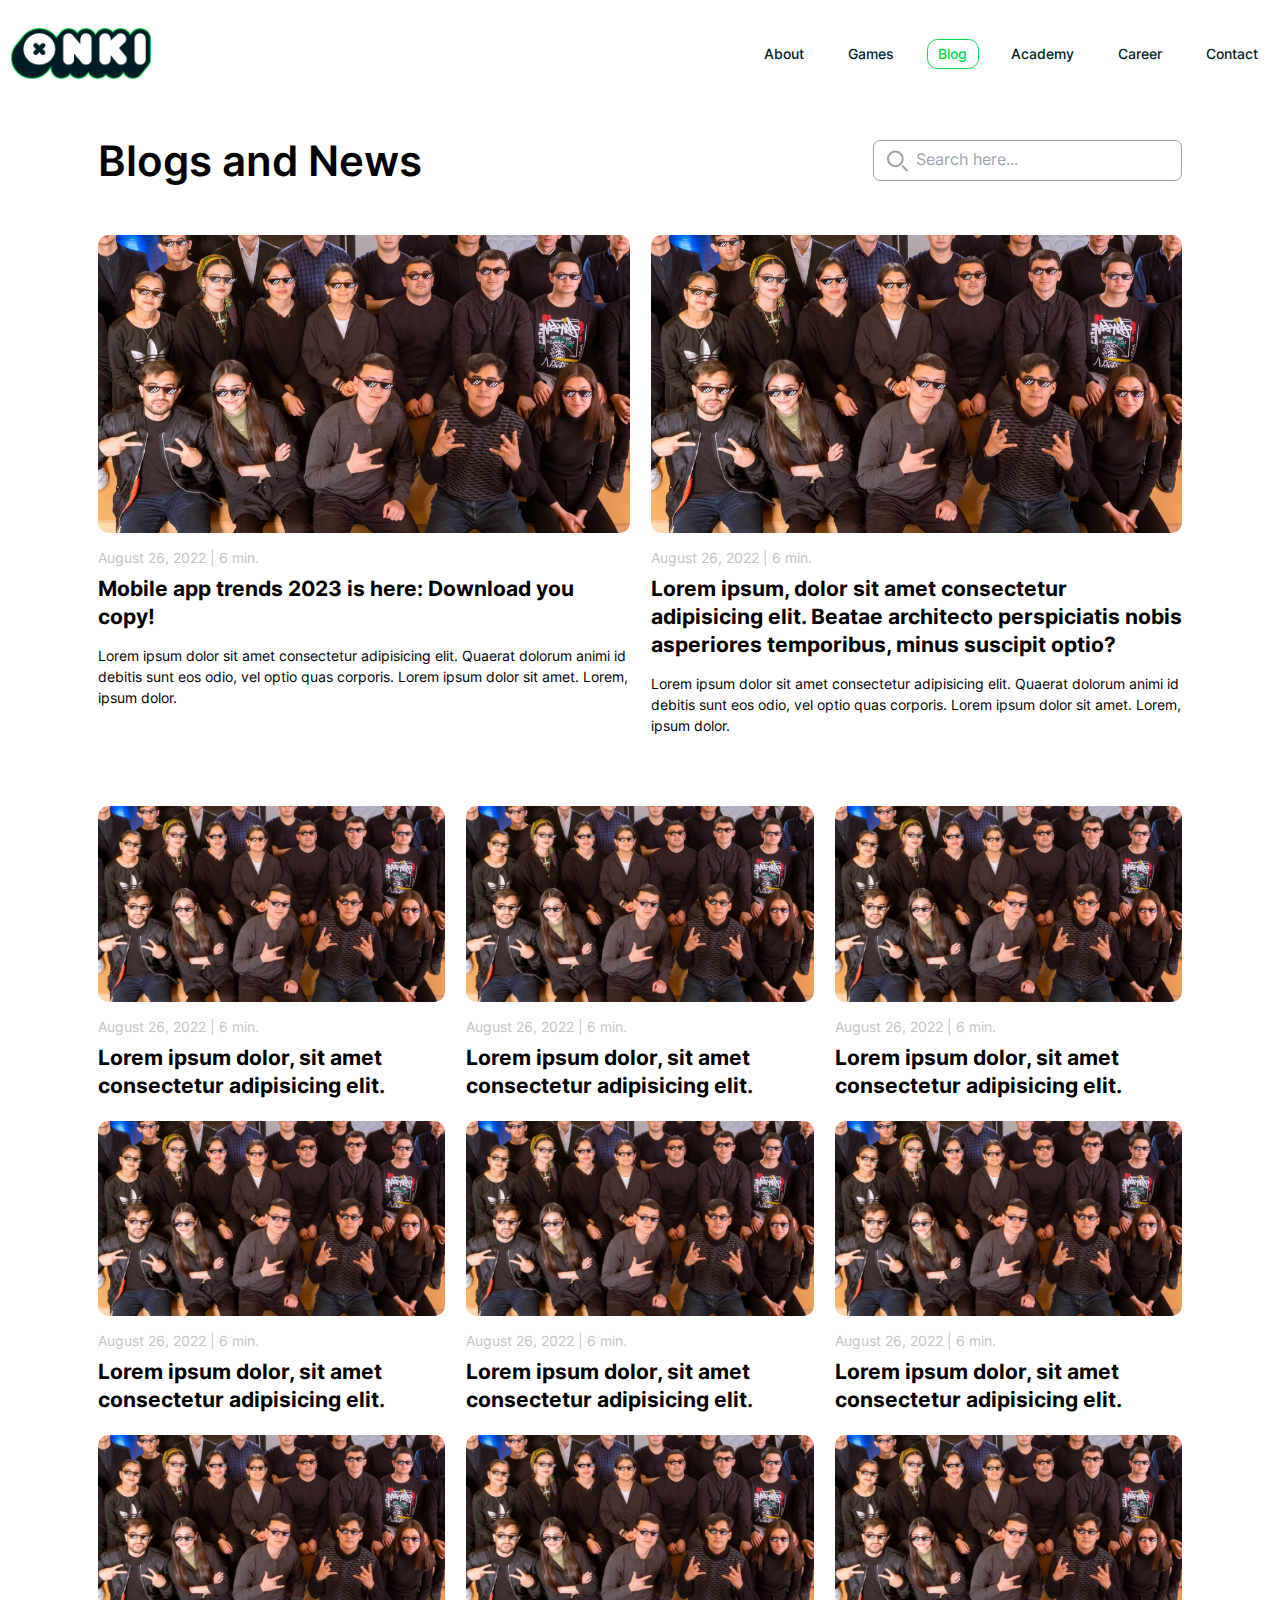
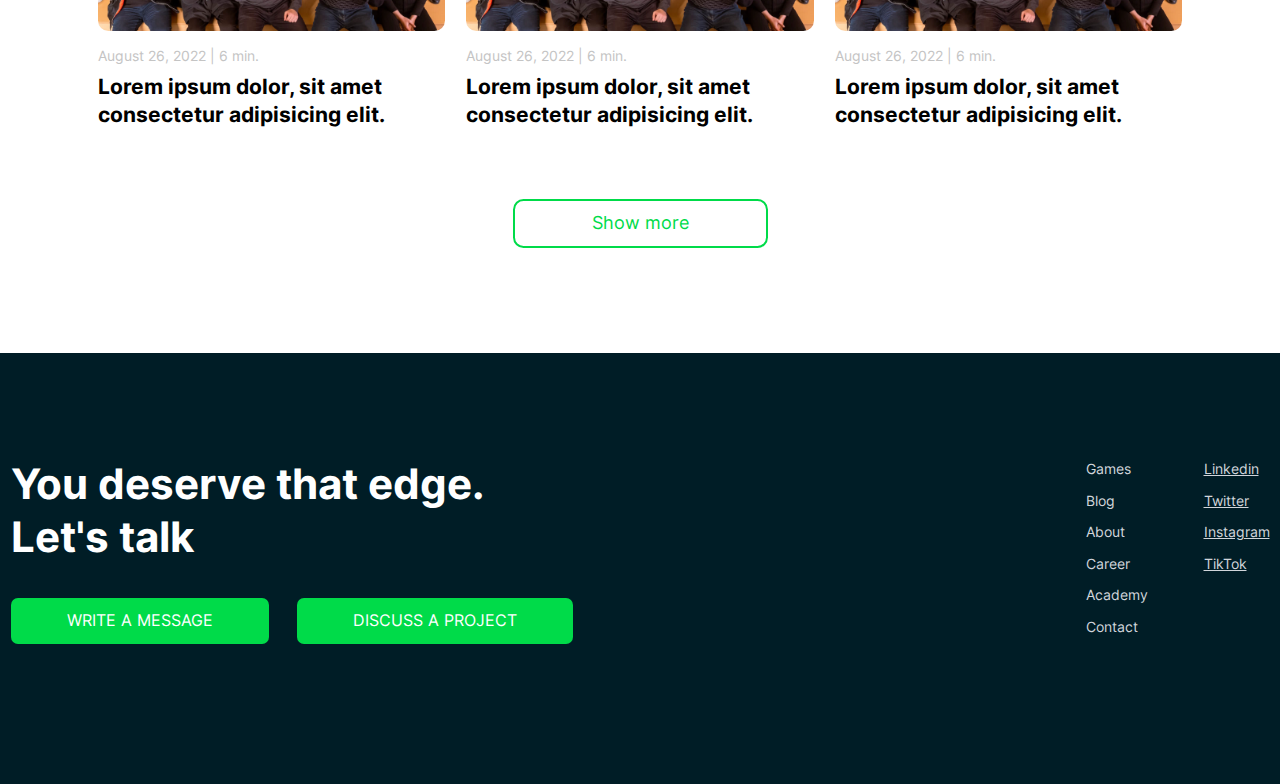
<file: blog/index.html>
<!DOCTYPE html>
<html  lang="en">
<head><meta charset="utf-8">
<meta name="viewport" content="width=device-width, initial-scale=1">
<title>Onki Games</title>
<meta http-equiv="Content-Type" content="text/html; charset=utf-8">
<meta name="description" content>
<meta name="robots" content="index, follow">
<meta name="keywords" content>
<meta property="og:type" content="website">
<meta property="og:url" content="https://belli.tm/">
<meta property="og:title" content>
<meta property="og:description" content>
<meta property="og:image" content>
<meta property="twitter:card" content="summary_large_image">
<meta property="twitter:url" content="https://belli.tm/">
<meta property="twitter:title" content>
<meta property="twitter:description" content>
<meta property="twitter:image" content>
<link rel="preload" as="fetch" crossorigin="anonymous" href="/blog/_payload.json">
<style>/*! tailwindcss v3.4.0 | MIT License | https://tailwindcss.com*/*,:after,:before{border:0 solid #e5e7eb;box-sizing:border-box}:after,:before{--tw-content:""}:host,html{line-height:1.5;-webkit-text-size-adjust:100%;font-family:ui-sans-serif,system-ui,-apple-system,BlinkMacSystemFont,Segoe UI,Roboto,Helvetica Neue,Arial,Noto Sans,sans-serif,Apple Color Emoji,Segoe UI Emoji,Segoe UI Symbol,Noto Color Emoji;font-feature-settings:normal;font-variation-settings:normal;tab-size:4;-webkit-tap-highlight-color:transparent}body{line-height:inherit;margin:0}hr{border-top-width:1px;color:inherit;height:0}abbr:where([title]){-webkit-text-decoration:underline dotted;text-decoration:underline dotted}h1,h2,h3,h4,h5,h6{font-size:inherit;font-weight:inherit}a{color:inherit;text-decoration:inherit}b,strong{font-weight:bolder}code,kbd,pre,samp{font-family:ui-monospace,SFMono-Regular,Menlo,Monaco,Consolas,Liberation Mono,Courier New,monospace;font-feature-settings:normal;font-size:1em;font-variation-settings:normal}small{font-size:80%}sub,sup{font-size:75%;line-height:0;position:relative;vertical-align:baseline}sub{bottom:-.25em}sup{top:-.5em}table{border-collapse:collapse;border-color:inherit;text-indent:0}button,input,optgroup,select,textarea{color:inherit;font-family:inherit;font-feature-settings:inherit;font-size:100%;font-variation-settings:inherit;font-weight:inherit;line-height:inherit;margin:0;padding:0}button,select{text-transform:none}[type=button],[type=reset],[type=submit],button{-webkit-appearance:button;background-color:transparent;background-image:none}:-moz-focusring{outline:auto}:-moz-ui-invalid{box-shadow:none}progress{vertical-align:baseline}::-webkit-inner-spin-button,::-webkit-outer-spin-button{height:auto}[type=search]{-webkit-appearance:textfield;outline-offset:-2px}::-webkit-search-decoration{-webkit-appearance:none}::-webkit-file-upload-button{-webkit-appearance:button;font:inherit}summary{display:list-item}blockquote,dd,dl,figure,h1,h2,h3,h4,h5,h6,hr,p,pre{margin:0}fieldset{margin:0}fieldset,legend{padding:0}menu,ol,ul{list-style:none;margin:0;padding:0}dialog{padding:0}textarea{resize:vertical}input::placeholder,textarea::placeholder{color:#9ca3af;opacity:1}[role=button],button{cursor:pointer}:disabled{cursor:default}audio,canvas,embed,iframe,img,object,svg,video{display:block;vertical-align:middle}img,video{height:auto;max-width:100%}[hidden]{display:none}.tooltip-arrow,.tooltip-arrow:before{background:inherit;height:8px;position:absolute;width:8px}.tooltip-arrow{visibility:hidden}.tooltip-arrow:before{content:"";transform:rotate(45deg);visibility:visible}[data-tooltip-style^=light]+.tooltip>.tooltip-arrow:before{border-color:#e5e7eb;border-style:solid}[data-tooltip-style^=light]+.tooltip[data-popper-placement^=top]>.tooltip-arrow:before{border-bottom-width:1px;border-right-width:1px}[data-tooltip-style^=light]+.tooltip[data-popper-placement^=right]>.tooltip-arrow:before{border-bottom-width:1px;border-left-width:1px}[data-tooltip-style^=light]+.tooltip[data-popper-placement^=bottom]>.tooltip-arrow:before{border-left-width:1px;border-top-width:1px}[data-tooltip-style^=light]+.tooltip[data-popper-placement^=left]>.tooltip-arrow:before{border-right-width:1px;border-top-width:1px}.tooltip[data-popper-placement^=top]>.tooltip-arrow{bottom:-4px}.tooltip[data-popper-placement^=bottom]>.tooltip-arrow{top:-4px}.tooltip[data-popper-placement^=left]>.tooltip-arrow{right:-4px}.tooltip[data-popper-placement^=right]>.tooltip-arrow{left:-4px}.tooltip.invisible>.tooltip-arrow:before{visibility:hidden}[data-popper-arrow],[data-popper-arrow]:before{background:inherit;height:8px;position:absolute;width:8px}[data-popper-arrow]{visibility:hidden}[data-popper-arrow]:after,[data-popper-arrow]:before{content:"";transform:rotate(45deg);visibility:visible}[data-popper-arrow]:after{background:inherit;height:9px;position:absolute;width:9px}[role=tooltip]>[data-popper-arrow]:before{border-color:#e5e7eb;border-style:solid}.dark [role=tooltip]>[data-popper-arrow]:before{border-color:#4b5563;border-style:solid}[role=tooltip]>[data-popper-arrow]:after{border-color:#e5e7eb;border-style:solid}.dark [role=tooltip]>[data-popper-arrow]:after{border-color:#4b5563;border-style:solid}[data-popover][role=tooltip][data-popper-placement^=top]>[data-popper-arrow]:after,[data-popover][role=tooltip][data-popper-placement^=top]>[data-popper-arrow]:before{border-bottom-width:1px;border-right-width:1px}[data-popover][role=tooltip][data-popper-placement^=right]>[data-popper-arrow]:after,[data-popover][role=tooltip][data-popper-placement^=right]>[data-popper-arrow]:before{border-bottom-width:1px;border-left-width:1px}[data-popover][role=tooltip][data-popper-placement^=bottom]>[data-popper-arrow]:after,[data-popover][role=tooltip][data-popper-placement^=bottom]>[data-popper-arrow]:before{border-left-width:1px;border-top-width:1px}[data-popover][role=tooltip][data-popper-placement^=left]>[data-popper-arrow]:after,[data-popover][role=tooltip][data-popper-placement^=left]>[data-popper-arrow]:before{border-right-width:1px;border-top-width:1px}[data-popover][role=tooltip][data-popper-placement^=top]>[data-popper-arrow]{bottom:-5px}[data-popover][role=tooltip][data-popper-placement^=bottom]>[data-popper-arrow]{top:-5px}[data-popover][role=tooltip][data-popper-placement^=left]>[data-popper-arrow]{right:-5px}[data-popover][role=tooltip][data-popper-placement^=right]>[data-popper-arrow]{left:-5px}[role=tooltip].invisible>[data-popper-arrow]:after,[role=tooltip].invisible>[data-popper-arrow]:before{visibility:hidden}[multiple],[type=date],[type=datetime-local],[type=email],[type=month],[type=number],[type=password],[type=search],[type=tel],[type=text],[type=time],[type=url],[type=week],select,textarea{-webkit-appearance:none;appearance:none;background-color:#fff;border-color:#6b7280;border-radius:0;border-width:1px;font-size:1rem;line-height:1.5rem;padding:.5rem .75rem;--tw-shadow:0 0 #0000}[multiple]:focus,[type=date]:focus,[type=datetime-local]:focus,[type=email]:focus,[type=month]:focus,[type=number]:focus,[type=password]:focus,[type=search]:focus,[type=tel]:focus,[type=text]:focus,[type=time]:focus,[type=url]:focus,[type=week]:focus,select:focus,textarea:focus{outline:2px solid transparent;outline-offset:2px;--tw-ring-inset:var(--tw-empty,/*!*/ /*!*/);--tw-ring-offset-width:0px;--tw-ring-offset-color:#fff;--tw-ring-color:#1c64f2;--tw-ring-offset-shadow:var(--tw-ring-inset) 0 0 0 var(--tw-ring-offset-width) var(--tw-ring-offset-color);--tw-ring-shadow:var(--tw-ring-inset) 0 0 0 calc(1px + var(--tw-ring-offset-width)) var(--tw-ring-color);border-color:#1c64f2;box-shadow:/*!*/ /*!*/ 0 0 0 0 #fff,/*!*/ /*!*/ 0 0 0 1px #1c64f2,var(--tw-shadow);box-shadow:var(--tw-ring-offset-shadow),var(--tw-ring-shadow),var(--tw-shadow)}input::placeholder,textarea::placeholder{color:#6b7280;opacity:1}::-webkit-datetime-edit-fields-wrapper{padding:0}::-webkit-date-and-time-value{min-height:1.5em}select:not([size]){background-image:url("data:image/svg+xml;charset=utf-8,%3Csvg xmlns='http://www.w3.org/2000/svg' fill='none' aria-hidden='true' viewBox='0 0 10 6'%3E%3Cpath stroke='%236B7280' stroke-linecap='round' stroke-linejoin='round' stroke-width='2' d='m1 1 4 4 4-4'/%3E%3C/svg%3E");background-position:right .75rem center;background-repeat:no-repeat;background-size:.75em .75em;padding-right:2.5rem;-webkit-print-color-adjust:exact;print-color-adjust:exact}:is([dir=rtl]) select:not([size]){background-position:left .75rem center;padding-left:0;padding-right:.75rem}[multiple]{background-image:none;background-position:0 0;background-repeat:unset;background-size:initial;padding-right:.75rem;-webkit-print-color-adjust:unset;print-color-adjust:unset}[type=checkbox],[type=radio]{-webkit-appearance:none;appearance:none;background-color:#fff;background-origin:border-box;border-color:#6b7280;border-width:1px;color:#1c64f2;display:inline-block;flex-shrink:0;height:1rem;padding:0;-webkit-print-color-adjust:exact;print-color-adjust:exact;-webkit-user-select:none;user-select:none;vertical-align:middle;width:1rem;--tw-shadow:0 0 #0000}[type=checkbox]{border-radius:0}[type=radio]{border-radius:100%}[type=checkbox]:focus,[type=radio]:focus{outline:2px solid transparent;outline-offset:2px;--tw-ring-inset:var(--tw-empty,/*!*/ /*!*/);--tw-ring-offset-width:2px;--tw-ring-offset-color:#fff;--tw-ring-color:#1c64f2;--tw-ring-offset-shadow:var(--tw-ring-inset) 0 0 0 var(--tw-ring-offset-width) var(--tw-ring-offset-color);--tw-ring-shadow:var(--tw-ring-inset) 0 0 0 calc(2px + var(--tw-ring-offset-width)) var(--tw-ring-color);box-shadow:/*!*/ /*!*/ 0 0 0 2px #fff,/*!*/ /*!*/ 0 0 0 4px #1c64f2,var(--tw-shadow);box-shadow:var(--tw-ring-offset-shadow),var(--tw-ring-shadow),var(--tw-shadow)}.dark [type=checkbox]:checked,.dark [type=radio]:checked,[type=checkbox]:checked,[type=radio]:checked{background-color:currentColor;background-position:50%;background-repeat:no-repeat;background-size:.55em .55em;border-color:transparent}[type=checkbox]:checked{background-image:url("data:image/svg+xml;charset=utf-8,%3Csvg xmlns='http://www.w3.org/2000/svg' fill='none' aria-hidden='true' viewBox='0 0 16 12'%3E%3Cpath stroke='%23fff' stroke-linecap='round' stroke-linejoin='round' stroke-width='3' d='M1 5.917 5.724 10.5 15 1.5'/%3E%3C/svg%3E");background-repeat:no-repeat;background-size:.55em .55em;-webkit-print-color-adjust:exact;print-color-adjust:exact}.dark [type=radio]:checked,[type=radio]:checked{background-image:url("data:image/svg+xml;charset=utf-8,%3Csvg xmlns='http://www.w3.org/2000/svg' fill='%23fff' viewBox='0 0 16 16'%3E%3Ccircle cx='8' cy='8' r='3'/%3E%3C/svg%3E");background-size:1em 1em}[type=checkbox]:indeterminate{background-color:currentColor;background-image:url("data:image/svg+xml;charset=utf-8,%3Csvg xmlns='http://www.w3.org/2000/svg' fill='none' aria-hidden='true' viewBox='0 0 16 12'%3E%3Cpath stroke='%23fff' stroke-linecap='round' stroke-linejoin='round' stroke-width='3' d='M1 5.917 5.724 10.5 15 1.5'/%3E%3C/svg%3E");background-position:50%;background-repeat:no-repeat;background-size:.55em .55em;border-color:transparent;-webkit-print-color-adjust:exact;print-color-adjust:exact}[type=checkbox]:indeterminate:focus,[type=checkbox]:indeterminate:hover{background-color:currentColor;border-color:transparent}[type=file]{background:unset;border-color:inherit;border-radius:0;border-width:0;font-size:unset;line-height:inherit;padding:0}[type=file]:focus{outline:1px auto inherit}input[type=file]::file-selector-button{background:#1f2937;border:0;color:#fff;cursor:pointer;font-size:.875rem;font-weight:500;margin-inline-end:1rem;margin-inline-start:-1rem;padding:.625rem 1rem .625rem 2rem}input[type=file]::file-selector-button:hover{background:#374151}:is([dir=rtl]) input[type=file]::file-selector-button{padding-left:1rem;padding-right:2rem}.dark input[type=file]::file-selector-button{background:#4b5563;color:#fff}.dark input[type=file]::file-selector-button:hover{background:#6b7280}input[type=range]::-webkit-slider-thumb{appearance:none;-moz-appearance:none;-webkit-appearance:none;background:#1c64f2;border:0;border-radius:9999px;cursor:pointer;height:1.25rem;width:1.25rem}input[type=range]:disabled::-webkit-slider-thumb{background:#9ca3af}.dark input[type=range]:disabled::-webkit-slider-thumb{background:#6b7280}input[type=range]:focus::-webkit-slider-thumb{outline:2px solid transparent;outline-offset:2px;--tw-ring-offset-shadow:var(--tw-ring-inset) 0 0 0 var(--tw-ring-offset-width) var(--tw-ring-offset-color);--tw-ring-shadow:var(--tw-ring-inset) 0 0 0 calc(4px + var(--tw-ring-offset-width)) var(--tw-ring-color);box-shadow:var(--tw-ring-inset) 0 0 0 var(--tw-ring-offset-width) var(--tw-ring-offset-color),var(--tw-ring-inset) 0 0 0 calc(4px + var(--tw-ring-offset-width)) rgb(164 202 254/1px),0 0 #0000;box-shadow:var(--tw-ring-offset-shadow),var(--tw-ring-shadow),var(--tw-shadow,0 0 #0000);--tw-ring-opacity:1px;--tw-ring-color:rgb(164 202 254/var(--tw-ring-opacity))}input[type=range]::-moz-range-thumb{appearance:none;-moz-appearance:none;-webkit-appearance:none;background:#1c64f2;border:0;border-radius:9999px;cursor:pointer;height:1.25rem;width:1.25rem}input[type=range]:disabled::-moz-range-thumb{background:#9ca3af}.dark input[type=range]:disabled::-moz-range-thumb{background:#6b7280}input[type=range]::-moz-range-progress{background:#3f83f8}input[type=range]::-ms-fill-lower{background:#3f83f8}.toggle-bg:after{background:#fff;border-color:#d1d5db;border-radius:9999px;border-width:1px;box-shadow:var(--tw-ring-inset) 0 0 0 calc(var(--tw-ring-offset-width)) var(--tw-ring-color);content:"";height:1.25rem;left:.125rem;position:absolute;top:.125rem;transition-duration:.15s;transition-property:background-color,border-color,color,fill,stroke,opacity,box-shadow,transform,filter,backdrop-filter,-webkit-backdrop-filter;width:1.25rem}input:checked+.toggle-bg:after{border-color:#fff;transform:translateX(100%);}input:checked+.toggle-bg{background:#1c64f2;border-color:#1c64f2}*,:after,:before{--tw-border-spacing-x:0;--tw-border-spacing-y:0;--tw-translate-x:0;--tw-translate-y:0;--tw-rotate:0;--tw-skew-x:0;--tw-skew-y:0;--tw-scale-x:1;--tw-scale-y:1;--tw-pan-x: ;--tw-pan-y: ;--tw-pinch-zoom: ;--tw-scroll-snap-strictness:proximity;--tw-gradient-from-position: ;--tw-gradient-via-position: ;--tw-gradient-to-position: ;--tw-ordinal: ;--tw-slashed-zero: ;--tw-numeric-figure: ;--tw-numeric-spacing: ;--tw-numeric-fraction: ;--tw-ring-inset: ;--tw-ring-offset-width:0px;--tw-ring-offset-color:#fff;--tw-ring-color:rgba(63,131,248,.5);--tw-ring-offset-shadow:0 0 #0000;--tw-ring-shadow:0 0 #0000;--tw-shadow:0 0 #0000;--tw-shadow-colored:0 0 #0000;--tw-blur: ;--tw-brightness: ;--tw-contrast: ;--tw-grayscale: ;--tw-hue-rotate: ;--tw-invert: ;--tw-saturate: ;--tw-sepia: ;--tw-drop-shadow: ;--tw-backdrop-blur: ;--tw-backdrop-brightness: ;--tw-backdrop-contrast: ;--tw-backdrop-grayscale: ;--tw-backdrop-hue-rotate: ;--tw-backdrop-invert: ;--tw-backdrop-opacity: ;--tw-backdrop-saturate: ;--tw-backdrop-sepia: }::backdrop{--tw-border-spacing-x:0;--tw-border-spacing-y:0;--tw-translate-x:0;--tw-translate-y:0;--tw-rotate:0;--tw-skew-x:0;--tw-skew-y:0;--tw-scale-x:1;--tw-scale-y:1;--tw-pan-x: ;--tw-pan-y: ;--tw-pinch-zoom: ;--tw-scroll-snap-strictness:proximity;--tw-gradient-from-position: ;--tw-gradient-via-position: ;--tw-gradient-to-position: ;--tw-ordinal: ;--tw-slashed-zero: ;--tw-numeric-figure: ;--tw-numeric-spacing: ;--tw-numeric-fraction: ;--tw-ring-inset: ;--tw-ring-offset-width:0px;--tw-ring-offset-color:#fff;--tw-ring-color:rgba(63,131,248,.5);--tw-ring-offset-shadow:0 0 #0000;--tw-ring-shadow:0 0 #0000;--tw-shadow:0 0 #0000;--tw-shadow-colored:0 0 #0000;--tw-blur: ;--tw-brightness: ;--tw-contrast: ;--tw-grayscale: ;--tw-hue-rotate: ;--tw-invert: ;--tw-saturate: ;--tw-sepia: ;--tw-drop-shadow: ;--tw-backdrop-blur: ;--tw-backdrop-brightness: ;--tw-backdrop-contrast: ;--tw-backdrop-grayscale: ;--tw-backdrop-hue-rotate: ;--tw-backdrop-invert: ;--tw-backdrop-opacity: ;--tw-backdrop-saturate: ;--tw-backdrop-sepia: }.container{width:100%}@media (min-width:440px){.container{max-width:440px}}@media (min-width:640px){.container{max-width:640px}}@media (min-width:768px){.container{max-width:768px}}@media (min-width:1024px){.container{max-width:1024px}}@media (min-width:1280px){.container{max-width:1280px}}@media (min-width:1536px){.container{max-width:1536px}}@media (min-width:1920px){.container{max-width:1920px}}@media (min-width:2560px){.container{max-width:2560px}}@media (min-width:3840px){.container{max-width:3840px}}.sr-only{height:1px;margin:-1px;overflow:hidden;padding:0;position:absolute;width:1px;clip:rect(0,0,0,0);border-width:0;white-space:nowrap}.visible{visibility:visible}.invisible{visibility:hidden}.collapse{visibility:collapse}.static{position:static}.fixed{position:fixed}.absolute{position:absolute}.relative{position:relative}.inset-0{inset:0}.-bottom-10{bottom:-2.5rem}.-left-20{left:-5rem}.bottom-0{bottom:0}.bottom-15{bottom:3.75rem}.bottom-20{bottom:5rem}.bottom-\[60px\]{bottom:60px}.left-0{left:0}.left-1\/2{left:50%}.left-27{left:6.75rem}.left-34{left:8.5rem}.left-39{left:9.75rem}.left-4{left:1rem}.left-8{left:2rem}.right-0{right:0}.right-1\/2{right:50%}.right-8{right:2rem}.top-0{top:0}.top-1\/2{top:50%}.top-10{top:2.5rem}.top-4{top:1rem}.top-\[45\%\]{top:45%}.z-10{z-index:10}.z-20{z-index:20}.z-30{z-index:30}.z-40{z-index:40}.z-50{z-index:50}.z-\[100\]{z-index:100}.z-\[10\]{z-index:10}.z-\[1\]{z-index:1}.z-\[2\]{z-index:2}.z-\[4\]{z-index:4}.z-\[8\]{z-index:8}.z-\[9\]{z-index:9}.col-span-1{grid-column:span 1/span 1}.col-span-2{grid-column:span 2/span 2}.mx-30{margin-left:7.5rem;margin-right:7.5rem}.mx-auto{margin-left:auto;margin-right:auto}.my-20{margin-bottom:5rem;margin-top:5rem}.mb-1{margin-bottom:.25rem}.mb-10{margin-bottom:2.5rem}.mb-2{margin-bottom:.5rem}.mb-6{margin-bottom:1.5rem}.mb-8{margin-bottom:2rem}.ml-10{margin-left:2.5rem}.ml-16{margin-left:4rem}.ml-30{margin-left:7.5rem}.ml-8{margin-left:2rem}.mt-1{margin-top:.25rem}.mt-10{margin-top:2.5rem}.mt-15{margin-top:3.75rem}.mt-2{margin-top:.5rem}.mt-2\.5{margin-top:.625rem}.mt-20{margin-top:5rem}.mt-3{margin-top:.75rem}.mt-4{margin-top:1rem}.mt-40{margin-top:10rem}.mt-5{margin-top:1.25rem}.mt-6{margin-top:1.5rem}.mt-auto{margin-top:auto}.block{display:block}.inline-block{display:inline-block}.inline{display:inline}.flex{display:flex}.inline-flex{display:inline-flex}.table{display:table}.grid{display:grid}.\!hidden{display:none!important}.hidden{display:none}.h-10{height:2.5rem}.h-100{height:25rem}.h-155{height:38.75rem}.h-175{height:43.75rem}.h-180{height:45rem}.h-4{height:1rem}.h-5{height:1.25rem}.h-6{height:1.5rem}.h-70{height:17.5rem}.h-80{height:20rem}.h-9{height:2.25rem}.h-\[80vh\]{height:80vh}.h-full{height:100%}.w-1\/2{width:50%}.w-1\/3{width:33.333333%}.w-10{width:2.5rem}.w-100{width:25rem}.w-125{width:31.25rem}.w-4{width:1rem}.w-40{width:10rem}.w-5{width:1.25rem}.w-55{width:13.75rem}.w-6{width:1.5rem}.w-60{width:15rem}.w-64{width:16rem}.w-70{width:17.5rem}.w-80{width:20rem}.w-\[33\.33\%\]{width:33.33%}.w-\[44\%\]{width:44%}.w-\[68\%\]{width:68%}.w-\[70\%\]{width:70%}.w-\[85\%\]{width:85%}.w-\[95\%\]{width:95%}.w-fit{width:-moz-fit-content;width:fit-content}.w-full{width:100%}.max-w-screen-xl{max-width:1280px}.flex-1{flex:1 1 0%}.flex-shrink{flex-shrink:1}.grow{flex-grow:1}.\!translate-x-1\/2{--tw-translate-x:50%!important;transform:translate(50%,var(--tw-translate-y)) rotate(var(--tw-rotate)) skewX(var(--tw-skew-x)) skewY(var(--tw-skew-y)) scaleX(var(--tw-scale-x)) scaleY(var(--tw-scale-y))!important;transform:translate(var(--tw-translate-x),var(--tw-translate-y)) rotate(var(--tw-rotate)) skewX(var(--tw-skew-x)) skewY(var(--tw-skew-y)) scaleX(var(--tw-scale-x)) scaleY(var(--tw-scale-y))!important}.\!translate-x-40{--tw-translate-x:10rem!important;transform:translate(10rem,var(--tw-translate-y)) rotate(var(--tw-rotate)) skewX(var(--tw-skew-x)) skewY(var(--tw-skew-y)) scaleX(var(--tw-scale-x)) scaleY(var(--tw-scale-y))!important;transform:translate(var(--tw-translate-x),var(--tw-translate-y)) rotate(var(--tw-rotate)) skewX(var(--tw-skew-x)) skewY(var(--tw-skew-y)) scaleX(var(--tw-scale-x)) scaleY(var(--tw-scale-y))!important}.-translate-x-1\/2{--tw-translate-x:-50%;transform:translate(-50%,var(--tw-translate-y)) rotate(var(--tw-rotate)) skewX(var(--tw-skew-x)) skewY(var(--tw-skew-y)) scaleX(var(--tw-scale-x)) scaleY(var(--tw-scale-y));transform:translate(var(--tw-translate-x),var(--tw-translate-y)) rotate(var(--tw-rotate)) skewX(var(--tw-skew-x)) skewY(var(--tw-skew-y)) scaleX(var(--tw-scale-x)) scaleY(var(--tw-scale-y))}.-translate-x-full{--tw-translate-x:-100%;transform:translate(-100%,var(--tw-translate-y)) rotate(var(--tw-rotate)) skewX(var(--tw-skew-x)) skewY(var(--tw-skew-y)) scaleX(var(--tw-scale-x)) scaleY(var(--tw-scale-y));transform:translate(var(--tw-translate-x),var(--tw-translate-y)) rotate(var(--tw-rotate)) skewX(var(--tw-skew-x)) skewY(var(--tw-skew-y)) scaleX(var(--tw-scale-x)) scaleY(var(--tw-scale-y))}.-translate-y-1\/2{--tw-translate-y:-50%;transform:translate(var(--tw-translate-x),-50%) rotate(var(--tw-rotate)) skewX(var(--tw-skew-x)) skewY(var(--tw-skew-y)) scaleX(var(--tw-scale-x)) scaleY(var(--tw-scale-y));transform:translate(var(--tw-translate-x),var(--tw-translate-y)) rotate(var(--tw-rotate)) skewX(var(--tw-skew-x)) skewY(var(--tw-skew-y)) scaleX(var(--tw-scale-x)) scaleY(var(--tw-scale-y))}.-translate-y-20{--tw-translate-y:-5rem;transform:translate(var(--tw-translate-x),-5rem) rotate(var(--tw-rotate)) skewX(var(--tw-skew-x)) skewY(var(--tw-skew-y)) scaleX(var(--tw-scale-x)) scaleY(var(--tw-scale-y));transform:translate(var(--tw-translate-x),var(--tw-translate-y)) rotate(var(--tw-rotate)) skewX(var(--tw-skew-x)) skewY(var(--tw-skew-y)) scaleX(var(--tw-scale-x)) scaleY(var(--tw-scale-y))}.-translate-y-full{--tw-translate-y:-100%;transform:translate(var(--tw-translate-x),-100%) rotate(var(--tw-rotate)) skewX(var(--tw-skew-x)) skewY(var(--tw-skew-y)) scaleX(var(--tw-scale-x)) scaleY(var(--tw-scale-y));transform:translate(var(--tw-translate-x),var(--tw-translate-y)) rotate(var(--tw-rotate)) skewX(var(--tw-skew-x)) skewY(var(--tw-skew-y)) scaleX(var(--tw-scale-x)) scaleY(var(--tw-scale-y))}.translate-x-0{--tw-translate-x:0rem;transform:translateY(var(--tw-translate-y)) rotate(var(--tw-rotate)) skewX(var(--tw-skew-x)) skewY(var(--tw-skew-y)) scaleX(var(--tw-scale-x)) scaleY(var(--tw-scale-y));transform:translate(var(--tw-translate-x),var(--tw-translate-y)) rotate(var(--tw-rotate)) skewX(var(--tw-skew-x)) skewY(var(--tw-skew-y)) scaleX(var(--tw-scale-x)) scaleY(var(--tw-scale-y))}.translate-x-full{--tw-translate-x:100%;transform:translate(100%,var(--tw-translate-y)) rotate(var(--tw-rotate)) skewX(var(--tw-skew-x)) skewY(var(--tw-skew-y)) scaleX(var(--tw-scale-x)) scaleY(var(--tw-scale-y));transform:translate(var(--tw-translate-x),var(--tw-translate-y)) rotate(var(--tw-rotate)) skewX(var(--tw-skew-x)) skewY(var(--tw-skew-y)) scaleX(var(--tw-scale-x)) scaleY(var(--tw-scale-y))}.translate-y-20{--tw-translate-y:5rem;transform:translate(var(--tw-translate-x),5rem) rotate(var(--tw-rotate)) skewX(var(--tw-skew-x)) skewY(var(--tw-skew-y)) scaleX(var(--tw-scale-x)) scaleY(var(--tw-scale-y));transform:translate(var(--tw-translate-x),var(--tw-translate-y)) rotate(var(--tw-rotate)) skewX(var(--tw-skew-x)) skewY(var(--tw-skew-y)) scaleX(var(--tw-scale-x)) scaleY(var(--tw-scale-y))}.translate-y-\[calc\(100\%-2rem\)\]{--tw-translate-y:calc(100% - 2rem);transform:translate(var(--tw-translate-x),calc(100% - 2rem)) rotate(var(--tw-rotate)) skewX(var(--tw-skew-x)) skewY(var(--tw-skew-y)) scaleX(var(--tw-scale-x)) scaleY(var(--tw-scale-y));transform:translate(var(--tw-translate-x),var(--tw-translate-y)) rotate(var(--tw-rotate)) skewX(var(--tw-skew-x)) skewY(var(--tw-skew-y)) scaleX(var(--tw-scale-x)) scaleY(var(--tw-scale-y))}.translate-y-full{--tw-translate-y:100%;transform:translate(var(--tw-translate-x),100%) rotate(var(--tw-rotate)) skewX(var(--tw-skew-x)) skewY(var(--tw-skew-y)) scaleX(var(--tw-scale-x)) scaleY(var(--tw-scale-y));transform:translate(var(--tw-translate-x),var(--tw-translate-y)) rotate(var(--tw-rotate)) skewX(var(--tw-skew-x)) skewY(var(--tw-skew-y)) scaleX(var(--tw-scale-x)) scaleY(var(--tw-scale-y))}.-rotate-12{--tw-rotate:-12deg;transform:translate(var(--tw-translate-x),var(--tw-translate-y)) rotate(-12deg) skewX(var(--tw-skew-x)) skewY(var(--tw-skew-y)) scaleX(var(--tw-scale-x)) scaleY(var(--tw-scale-y));transform:translate(var(--tw-translate-x),var(--tw-translate-y)) rotate(var(--tw-rotate)) skewX(var(--tw-skew-x)) skewY(var(--tw-skew-y)) scaleX(var(--tw-scale-x)) scaleY(var(--tw-scale-y))}.rotate-12{--tw-rotate:12deg;transform:translate(var(--tw-translate-x),var(--tw-translate-y)) rotate(12deg) skewX(var(--tw-skew-x)) skewY(var(--tw-skew-y)) scaleX(var(--tw-scale-x)) scaleY(var(--tw-scale-y));transform:translate(var(--tw-translate-x),var(--tw-translate-y)) rotate(var(--tw-rotate)) skewX(var(--tw-skew-x)) skewY(var(--tw-skew-y)) scaleX(var(--tw-scale-x)) scaleY(var(--tw-scale-y))}.rotate-180{--tw-rotate:180deg;transform:translate(var(--tw-translate-x),var(--tw-translate-y)) rotate(180deg) skewX(var(--tw-skew-x)) skewY(var(--tw-skew-y)) scaleX(var(--tw-scale-x)) scaleY(var(--tw-scale-y))}.rotate-180,.transform{transform:translate(var(--tw-translate-x),var(--tw-translate-y)) rotate(var(--tw-rotate)) skewX(var(--tw-skew-x)) skewY(var(--tw-skew-y)) scaleX(var(--tw-scale-x)) scaleY(var(--tw-scale-y))}.transform-none{transform:none}.cursor-default{cursor:default}.cursor-not-allowed{cursor:not-allowed}.cursor-pointer{cursor:pointer}.resize{resize:both}.grid-cols-2{grid-template-columns:repeat(2,minmax(0,1fr))}.grid-cols-3{grid-template-columns:repeat(3,minmax(0,1fr))}.grid-cols-4{grid-template-columns:repeat(4,minmax(0,1fr))}.grid-cols-7{grid-template-columns:repeat(7,minmax(0,1fr))}.flex-col{flex-direction:column}.flex-wrap{flex-wrap:wrap}.items-start{align-items:flex-start}.items-end{align-items:flex-end}.items-center{align-items:center}.justify-start{justify-content:flex-start}.justify-end{justify-content:flex-end}.justify-center{justify-content:center}.justify-between{justify-content:space-between}.gap-16{gap:4rem}.gap-6{gap:1.5rem}.gap-x-4{column-gap:1rem}.gap-x-6{column-gap:1.5rem}.gap-x-8{column-gap:2rem}.gap-y-6{row-gap:1.5rem}.space-x-2>:not([hidden])~:not([hidden]){--tw-space-x-reverse:0;margin-left:.5rem;margin-left:calc(.5rem*(1 - var(--tw-space-x-reverse)));margin-right:0;margin-right:calc(.5rem*var(--tw-space-x-reverse))}.space-x-40>:not([hidden])~:not([hidden]){--tw-space-x-reverse:0;margin-left:10rem;margin-left:calc(10rem*(1 - var(--tw-space-x-reverse)));margin-right:0;margin-right:calc(10rem*var(--tw-space-x-reverse))}.overflow-hidden{overflow:hidden}.overflow-x-hidden{overflow-x:hidden}.whitespace-nowrap{white-space:nowrap}.rounded-2xl{border-radius:1rem}.rounded-3xl{border-radius:1.5rem}.rounded-\[1\.7rem\]{border-radius:1.7rem}.rounded-\[1\.8rem\]{border-radius:1.8rem}.rounded-full{border-radius:9999px}.rounded-lg{border-radius:.5rem}.rounded-md{border-radius:.375rem}.rounded-xl{border-radius:.75rem}.rounded-e-lg{border-end-end-radius:.5rem;border-start-end-radius:.5rem}.rounded-l-lg{border-bottom-left-radius:.5rem;border-top-left-radius:.5rem}.rounded-r-lg{border-bottom-right-radius:.5rem;border-top-right-radius:.5rem}.rounded-s-lg{border-end-start-radius:.5rem;border-start-start-radius:.5rem}.border{border-width:1px}.border-0{border-width:0}.border-2{border-width:2px}.border-4{border-width:4px}.border-b{border-bottom-width:1px}.border-b-2{border-bottom-width:2px}.border-l-0{border-left-width:0}.border-r-0{border-right-width:0}.border-t-0{border-top-width:0}.\!border-primary{--tw-border-opacity:1!important;border-color:#00db49!important;border-color:rgb(0 219 73/var(--tw-border-opacity))!important}.border-blue-600{--tw-border-opacity:1;border-color:#1c64f2;border-color:rgb(28 100 242/var(--tw-border-opacity))}.border-blue-700{--tw-border-opacity:1;border-color:#1a56db;border-color:rgb(26 86 219/var(--tw-border-opacity))}.border-gray-100{--tw-border-opacity:1;border-color:#f3f4f6;border-color:rgb(243 244 246/var(--tw-border-opacity))}.border-gray-300{--tw-border-opacity:1;border-color:#d1d5db;border-color:rgb(209 213 219/var(--tw-border-opacity))}.border-gray-400{--tw-border-opacity:1;border-color:#9ca3af;border-color:rgb(156 163 175/var(--tw-border-opacity))}.border-primary{--tw-border-opacity:1;border-color:#00db49;border-color:rgb(0 219 73/var(--tw-border-opacity))}.border-transparent{border-color:transparent}.border-white{--tw-border-opacity:1;border-color:#fff;border-color:rgb(255 255 255/var(--tw-border-opacity))}.bg-\[\#001D26\]{--tw-bg-opacity:1;background-color:#001d26;background-color:rgb(0 29 38/var(--tw-bg-opacity))}.bg-\[\#F1F1F1\]{--tw-bg-opacity:1;background-color:#f1f1f1;background-color:rgb(241 241 241/var(--tw-bg-opacity))}.bg-\[\#F2F2F2\],.bg-\[\#f2f2f2\]{--tw-bg-opacity:1;background-color:#f2f2f2;background-color:rgb(242 242 242/var(--tw-bg-opacity))}.bg-blue-700{--tw-bg-opacity:1;background-color:#1a56db;background-color:rgb(26 86 219/var(--tw-bg-opacity))}.bg-gray-100{--tw-bg-opacity:1;background-color:#f3f4f6;background-color:rgb(243 244 246/var(--tw-bg-opacity))}.bg-gray-200{--tw-bg-opacity:1;background-color:#e5e7eb;background-color:rgb(229 231 235/var(--tw-bg-opacity))}.bg-gray-800{--tw-bg-opacity:1;background-color:#1f2937;background-color:rgb(31 41 55/var(--tw-bg-opacity))}.bg-gray-900\/50{background-color:rgba(17,24,39,.5)}.bg-primary{--tw-bg-opacity:1;background-color:#00db49;background-color:rgb(0 219 73/var(--tw-bg-opacity))}.bg-secondary{--tw-bg-opacity:1;background-color:#001d26;background-color:rgb(0 29 38/var(--tw-bg-opacity))}.bg-transparent{background-color:transparent}.bg-white{--tw-bg-opacity:1;background-color:#fff;background-color:rgb(255 255 255/var(--tw-bg-opacity))}.bg-white\/50{background-color:hsla(0,0%,100%,.5)}.object-cover{object-fit:cover}.p-1{padding:.25rem}.p-10{padding:2.5rem}.p-2{padding:.5rem}.p-2\.5{padding:.625rem}.p-4{padding:1rem}.p-8{padding:2rem}.px-0{padding-left:0;padding-right:0}.px-10{padding-left:2.5rem;padding-right:2.5rem}.px-12{padding-left:3rem;padding-right:3rem}.px-16{padding-left:4rem;padding-right:4rem}.px-19{padding-left:4.75rem;padding-right:4.75rem}.px-2{padding-left:.5rem;padding-right:.5rem}.px-22{padding-left:5.5rem;padding-right:5.5rem}.px-25{padding-left:6.25rem;padding-right:6.25rem}.px-3{padding-left:.75rem;padding-right:.75rem}.px-4{padding-left:1rem;padding-right:1rem}.px-5{padding-left:1.25rem;padding-right:1.25rem}.px-8{padding-left:2rem;padding-right:2rem}.py-1{padding-bottom:.25rem;padding-top:.25rem}.py-10{padding-bottom:2.5rem;padding-top:2.5rem}.py-2{padding-bottom:.5rem;padding-top:.5rem}.py-2\.5{padding-bottom:.625rem;padding-top:.625rem}.py-20{padding-bottom:5rem;padding-top:5rem}.py-25{padding-bottom:6.25rem;padding-top:6.25rem}.py-3{padding-bottom:.75rem;padding-top:.75rem}.py-30{padding-bottom:7.5rem;padding-top:7.5rem}.py-4{padding-bottom:1rem;padding-top:1rem}.py-6{padding-bottom:1.5rem;padding-top:1.5rem}.py-8{padding-bottom:2rem;padding-top:2rem}.pb-1{padding-bottom:.25rem}.pb-1\.5{padding-bottom:.375rem}.pb-10{padding-bottom:2.5rem}.pb-40{padding-bottom:10rem}.pl-12{padding-left:3rem}.pl-25{padding-left:6.25rem}.pl-8{padding-left:2rem}.pt-2{padding-top:.5rem}.pt-30{padding-top:7.5rem}.pt-5{padding-top:1.25rem}.pt-\[56\.25\%\]{padding-top:56.25%}.text-left{text-align:left}.text-center{text-align:center}.text-2xl{font-size:1.5rem;line-height:2rem}.text-4xl{font-size:2.25rem;line-height:2.5rem}.text-5xl{font-size:3rem;line-height:1}.text-7xl{font-size:4.5rem;line-height:1}.text-8xl{font-size:6rem;line-height:1}.text-\[5rem\]{font-size:5rem}.text-lg{font-size:1.125rem;line-height:1.75rem}.text-sm{font-size:.875rem;line-height:1.25rem}.text-xl{font-size:1.25rem;line-height:1.75rem}.font-bold{font-weight:700}.font-medium{font-weight:500}.font-semibold{font-weight:600}.uppercase{text-transform:uppercase}.leading-6{line-height:1.5rem}.leading-9{line-height:2.25rem}.leading-none{line-height:1}.leading-tight{line-height:1.25}.\!text-gray-100{--tw-text-opacity:1!important;color:#f3f4f6!important;color:rgb(243 244 246/var(--tw-text-opacity))!important}.text-\[\#c4c4c4\]{--tw-text-opacity:1;color:#c4c4c4;color:rgb(196 196 196/var(--tw-text-opacity))}.text-black{--tw-text-opacity:1;color:#000;color:rgb(0 0 0/var(--tw-text-opacity))}.text-blue-600{--tw-text-opacity:1;color:#1c64f2;color:rgb(28 100 242/var(--tw-text-opacity))}.text-gray-200{--tw-text-opacity:1;color:#e5e7eb;color:rgb(229 231 235/var(--tw-text-opacity))}.text-gray-300{--tw-text-opacity:1;color:#d1d5db;color:rgb(209 213 219/var(--tw-text-opacity))}.text-gray-400{--tw-text-opacity:1;color:#9ca3af;color:rgb(156 163 175/var(--tw-text-opacity))}.text-gray-500{--tw-text-opacity:1;color:#6b7280;color:rgb(107 114 128/var(--tw-text-opacity))}.text-gray-800{--tw-text-opacity:1;color:#1f2937;color:rgb(31 41 55/var(--tw-text-opacity))}.text-gray-900{--tw-text-opacity:1;color:#111827;color:rgb(17 24 39/var(--tw-text-opacity))}.text-primary{--tw-text-opacity:1;color:#00db49;color:rgb(0 219 73/var(--tw-text-opacity))}.text-red-500{--tw-text-opacity:1;color:#f05252;color:rgb(240 82 82/var(--tw-text-opacity))}.text-secondary{--tw-text-opacity:1;color:#001d26;color:rgb(0 29 38/var(--tw-text-opacity))}.text-white{--tw-text-opacity:1;color:#fff;color:rgb(255 255 255/var(--tw-text-opacity))}.underline{text-decoration-line:underline}.opacity-0{opacity:0}.opacity-100{opacity:1}.shadow{--tw-shadow:0 1px 3px 0 rgba(0,0,0,.1),0 1px 2px -1px rgba(0,0,0,.1);--tw-shadow-colored:0 1px 3px 0 var(--tw-shadow-color),0 1px 2px -1px var(--tw-shadow-color);box-shadow:0 0 #0000,0 0 #0000,0 1px 3px 0 rgba(0,0,0,.1),0 1px 2px -1px rgba(0,0,0,.1);box-shadow:var(--tw-ring-offset-shadow,0 0 #0000),var(--tw-ring-shadow,0 0 #0000),var(--tw-shadow)}.shadow-lg{--tw-shadow:0 10px 15px -3px rgba(0,0,0,.1),0 4px 6px -4px rgba(0,0,0,.1);--tw-shadow-colored:0 10px 15px -3px var(--tw-shadow-color),0 4px 6px -4px var(--tw-shadow-color);box-shadow:0 0 #0000,0 0 #0000,0 10px 15px -3px rgba(0,0,0,.1),0 4px 6px -4px rgba(0,0,0,.1);box-shadow:var(--tw-ring-offset-shadow,0 0 #0000),var(--tw-ring-shadow,0 0 #0000),var(--tw-shadow)}.outline-none{outline:2px solid transparent;outline-offset:2px}.outline{outline-style:solid}.blur{--tw-blur:blur(8px);filter:blur(8px) var(--tw-brightness) var(--tw-contrast) var(--tw-grayscale) var(--tw-hue-rotate) var(--tw-invert) var(--tw-saturate) var(--tw-sepia) var(--tw-drop-shadow)}.blur,.filter{filter:var(--tw-blur) var(--tw-brightness) var(--tw-contrast) var(--tw-grayscale) var(--tw-hue-rotate) var(--tw-invert) var(--tw-saturate) var(--tw-sepia) var(--tw-drop-shadow)}.transition{transition-duration:.15s;transition-property:color,background-color,border-color,text-decoration-color,fill,stroke,opacity,box-shadow,transform,filter,-webkit-backdrop-filter;transition-property:color,background-color,border-color,text-decoration-color,fill,stroke,opacity,box-shadow,transform,filter,backdrop-filter;transition-property:color,background-color,border-color,text-decoration-color,fill,stroke,opacity,box-shadow,transform,filter,backdrop-filter,-webkit-backdrop-filter;transition-timing-function:cubic-bezier(.4,0,.2,1)}.transition-all{transition-duration:.15s;transition-property:all;transition-timing-function:cubic-bezier(.4,0,.2,1)}.transition-opacity{transition-duration:.15s;transition-property:opacity;transition-timing-function:cubic-bezier(.4,0,.2,1)}.transition-transform{transition-duration:.15s;transition-property:transform;transition-timing-function:cubic-bezier(.4,0,.2,1)}.duration-300{transition-duration:.3s}.ease-out{transition-timing-function:cubic-bezier(0,0,.2,1)}.will-change-transform{will-change:transform}.placeholder\:text-gray-400::placeholder{--tw-text-opacity:1;color:#9ca3af;color:rgb(156 163 175/var(--tw-text-opacity))}.hover\:border-gray-300:hover{--tw-border-opacity:1;border-color:#d1d5db;border-color:rgb(209 213 219/var(--tw-border-opacity))}.hover\:border-primary:hover{--tw-border-opacity:1;border-color:#00db49;border-color:rgb(0 219 73/var(--tw-border-opacity))}.hover\:bg-blue-800:hover{--tw-bg-opacity:1;background-color:#1e429f;background-color:rgb(30 66 159/var(--tw-bg-opacity))}.hover\:bg-gray-100:hover{--tw-bg-opacity:1;background-color:#f3f4f6;background-color:rgb(243 244 246/var(--tw-bg-opacity))}.hover\:bg-primary:hover{--tw-bg-opacity:1;background-color:#00db49;background-color:rgb(0 219 73/var(--tw-bg-opacity))}.hover\:bg-white:hover{--tw-bg-opacity:1;background-color:#fff;background-color:rgb(255 255 255/var(--tw-bg-opacity))}.hover\:text-blue-600:hover{--tw-text-opacity:1;color:#1c64f2;color:rgb(28 100 242/var(--tw-text-opacity))}.hover\:text-gray-600:hover{--tw-text-opacity:1;color:#4b5563;color:rgb(75 85 99/var(--tw-text-opacity))}.hover\:text-gray-900:hover{--tw-text-opacity:1;color:#111827;color:rgb(17 24 39/var(--tw-text-opacity))}.hover\:text-primary:hover{--tw-text-opacity:1;color:#00db49;color:rgb(0 219 73/var(--tw-text-opacity))}.hover\:text-white:hover{--tw-text-opacity:1;color:#fff;color:rgb(255 255 255/var(--tw-text-opacity))}.hover\:shadow-md:hover{--tw-shadow:0 4px 6px -1px rgba(0,0,0,.1),0 2px 4px -2px rgba(0,0,0,.1);--tw-shadow-colored:0 4px 6px -1px var(--tw-shadow-color),0 2px 4px -2px var(--tw-shadow-color);box-shadow:0 0 #0000,0 0 #0000,0 4px 6px -1px rgba(0,0,0,.1),0 2px 4px -2px rgba(0,0,0,.1);box-shadow:var(--tw-ring-offset-shadow,0 0 #0000),var(--tw-ring-shadow,0 0 #0000),var(--tw-shadow)}.focus\:border-b-primary:focus{--tw-border-opacity:1;border-bottom-color:#00db49;border-bottom-color:rgb(0 219 73/var(--tw-border-opacity))}.focus\:outline-none:focus{outline:2px solid transparent;outline-offset:2px}.focus\:ring-0:focus{--tw-ring-offset-shadow:var(--tw-ring-inset) 0 0 0 var(--tw-ring-offset-width) var(--tw-ring-offset-color);--tw-ring-shadow:var(--tw-ring-inset) 0 0 0 calc(var(--tw-ring-offset-width)) var(--tw-ring-color);box-shadow:var(--tw-ring-inset) 0 0 0 var(--tw-ring-offset-width) var(--tw-ring-offset-color),var(--tw-ring-inset) 0 0 0 calc(var(--tw-ring-offset-width)) var(--tw-ring-color),0 0 #0000;box-shadow:var(--tw-ring-offset-shadow),var(--tw-ring-shadow),var(--tw-shadow,0 0 #0000)}.focus\:ring-2:focus{--tw-ring-offset-shadow:var(--tw-ring-inset) 0 0 0 var(--tw-ring-offset-width) var(--tw-ring-offset-color);--tw-ring-shadow:var(--tw-ring-inset) 0 0 0 calc(2px + var(--tw-ring-offset-width)) var(--tw-ring-color);box-shadow:var(--tw-ring-inset) 0 0 0 var(--tw-ring-offset-width) var(--tw-ring-offset-color),var(--tw-ring-inset) 0 0 0 calc(2px + var(--tw-ring-offset-width)) var(--tw-ring-color),0 0 #0000;box-shadow:var(--tw-ring-offset-shadow),var(--tw-ring-shadow),var(--tw-shadow,0 0 #0000)}.focus\:ring-4:focus{--tw-ring-offset-shadow:var(--tw-ring-inset) 0 0 0 var(--tw-ring-offset-width) var(--tw-ring-offset-color);--tw-ring-shadow:var(--tw-ring-inset) 0 0 0 calc(4px + var(--tw-ring-offset-width)) var(--tw-ring-color);box-shadow:var(--tw-ring-inset) 0 0 0 var(--tw-ring-offset-width) var(--tw-ring-offset-color),var(--tw-ring-inset) 0 0 0 calc(4px + var(--tw-ring-offset-width)) var(--tw-ring-color),0 0 #0000;box-shadow:var(--tw-ring-offset-shadow),var(--tw-ring-shadow),var(--tw-shadow,0 0 #0000)}.focus\:ring-blue-300:focus{--tw-ring-opacity:1;--tw-ring-color:rgb(164 202 254/var(--tw-ring-opacity))}.focus\:ring-gray-200:focus{--tw-ring-opacity:1;--tw-ring-color:rgb(229 231 235/var(--tw-ring-opacity))}.group:hover .group-hover\:translate-y-0{--tw-translate-y:0rem;transform:translate(var(--tw-translate-x)) rotate(var(--tw-rotate)) skewX(var(--tw-skew-x)) skewY(var(--tw-skew-y)) scaleX(var(--tw-scale-x)) scaleY(var(--tw-scale-y));transform:translate(var(--tw-translate-x),var(--tw-translate-y)) rotate(var(--tw-rotate)) skewX(var(--tw-skew-x)) skewY(var(--tw-skew-y)) scaleX(var(--tw-scale-x)) scaleY(var(--tw-scale-y))}.group:hover .group-hover\:bg-primary{--tw-bg-opacity:1;background-color:#00db49;background-color:rgb(0 219 73/var(--tw-bg-opacity))}.group:hover .group-hover\:text-primary{--tw-text-opacity:1;color:#00db49;color:rgb(0 219 73/var(--tw-text-opacity))}.group:hover .group-hover\:text-white{--tw-text-opacity:1;color:#fff;color:rgb(255 255 255/var(--tw-text-opacity))}.group:hover .group-hover\:opacity-100{opacity:1}@media (min-width:768px){.md\:mt-0{margin-top:0}.md\:block{display:block}.md\:hidden{display:none}.md\:w-auto{width:auto}.md\:flex-row{flex-direction:row}.md\:space-x-6>:not([hidden])~:not([hidden]){--tw-space-x-reverse:0;margin-left:1.5rem;margin-left:calc(1.5rem*(1 - var(--tw-space-x-reverse)));margin-right:0;margin-right:calc(1.5rem*var(--tw-space-x-reverse))}.md\:border-0{border-width:0}.md\:p-0{padding:0}}:is(:where([dir=rtl]) .rtl\:rotate-180){--tw-rotate:180deg;transform:translate(var(--tw-translate-x),var(--tw-translate-y)) rotate(180deg) skewX(var(--tw-skew-x)) skewY(var(--tw-skew-y)) scaleX(var(--tw-scale-x)) scaleY(var(--tw-scale-y));transform:translate(var(--tw-translate-x),var(--tw-translate-y)) rotate(var(--tw-rotate)) skewX(var(--tw-skew-x)) skewY(var(--tw-skew-y)) scaleX(var(--tw-scale-x)) scaleY(var(--tw-scale-y))}:is(:where([dir=rtl]) .rtl\:space-x-reverse)>:not([hidden])~:not([hidden]){--tw-space-x-reverse:1}:is(:where(.dark) .dark\:border-blue-500){--tw-border-opacity:1;border-color:#3f83f8;border-color:rgb(63 131 248/var(--tw-border-opacity))}:is(:where(.dark) .dark\:border-gray-600){--tw-border-opacity:1;border-color:#4b5563;border-color:rgb(75 85 99/var(--tw-border-opacity))}:is(:where(.dark) .dark\:border-gray-700){--tw-border-opacity:1;border-color:#374151;border-color:rgb(55 65 81/var(--tw-border-opacity))}:is(:where(.dark) .dark\:border-transparent){border-color:transparent}:is(:where(.dark) .dark\:bg-blue-600){--tw-bg-opacity:1;background-color:#1c64f2;background-color:rgb(28 100 242/var(--tw-bg-opacity))}:is(:where(.dark) .dark\:bg-gray-600){--tw-bg-opacity:1;background-color:#4b5563;background-color:rgb(75 85 99/var(--tw-bg-opacity))}:is(:where(.dark) .dark\:bg-gray-700){--tw-bg-opacity:1;background-color:#374151;background-color:rgb(55 65 81/var(--tw-bg-opacity))}:is(:where(.dark) .dark\:bg-gray-800){--tw-bg-opacity:1;background-color:#1f2937;background-color:rgb(31 41 55/var(--tw-bg-opacity))}:is(:where(.dark) .dark\:bg-gray-800\/50){background-color:rgba(31,41,55,.5)}:is(:where(.dark) .dark\:bg-gray-900\/80){background-color:rgba(17,24,39,.8)}:is(:where(.dark) .dark\:text-blue-500){--tw-text-opacity:1;color:#3f83f8;color:rgb(63 131 248/var(--tw-text-opacity))}:is(:where(.dark) .dark\:text-gray-400){--tw-text-opacity:1;color:#9ca3af;color:rgb(156 163 175/var(--tw-text-opacity))}:is(:where(.dark) .dark\:text-white){--tw-text-opacity:1;color:#fff;color:rgb(255 255 255/var(--tw-text-opacity))}:is(:where(.dark) .dark\:hover\:bg-blue-700:hover){--tw-bg-opacity:1;background-color:#1a56db;background-color:rgb(26 86 219/var(--tw-bg-opacity))}:is(:where(.dark) .dark\:hover\:bg-gray-600:hover){--tw-bg-opacity:1;background-color:#4b5563;background-color:rgb(75 85 99/var(--tw-bg-opacity))}:is(:where(.dark) .dark\:hover\:bg-gray-800:hover){--tw-bg-opacity:1;background-color:#1f2937;background-color:rgb(31 41 55/var(--tw-bg-opacity))}:is(:where(.dark) .dark\:hover\:text-blue-500:hover){--tw-text-opacity:1;color:#3f83f8;color:rgb(63 131 248/var(--tw-text-opacity))}:is(:where(.dark) .dark\:hover\:text-gray-300:hover){--tw-text-opacity:1;color:#d1d5db;color:rgb(209 213 219/var(--tw-text-opacity))}:is(:where(.dark) .dark\:hover\:text-white:hover){--tw-text-opacity:1;color:#fff;color:rgb(255 255 255/var(--tw-text-opacity))}</style>
<style>@font-face{font-family:Inter;font-style:normal;font-weight:100;src:url(/_nuxt/inter-v12-latin-100.XMJ0XVu0.eot);src:local(""),url(/_nuxt/inter-v12-latin-100.XMJ0XVu0.eot?#iefix) format("embedded-opentype"),url(/_nuxt/inter-v12-latin-100.UA8wxJao.woff2) format("woff2"),url(/_nuxt/inter-v12-latin-100.OOjKtJjq.woff) format("woff"),url(/_nuxt/inter-v12-latin-100.2Mv9EB-h.ttf) format("truetype"),url(/_nuxt/inter-v12-latin-100.6qre2UNT.svg#Inter) format("svg")}@font-face{font-family:Inter;font-style:normal;font-weight:200;src:url(/_nuxt/inter-v12-latin-200.12it6Xpt.eot);src:local(""),url(/_nuxt/inter-v12-latin-200.12it6Xpt.eot?#iefix) format("embedded-opentype"),url(/_nuxt/inter-v12-latin-200.cX61NdgH.woff2) format("woff2"),url(/_nuxt/inter-v12-latin-200.136lj2YE.woff) format("woff"),url(/_nuxt/inter-v12-latin-200.rujNsHrb.ttf) format("truetype"),url(/_nuxt/inter-v12-latin-200.9hTMklXC.svg#Inter) format("svg")}@font-face{font-family:Inter;font-style:normal;font-weight:400;src:url(/_nuxt/inter-v12-latin-regular.fla0zhH6.eot);src:local(""),url(/_nuxt/inter-v12-latin-regular.fla0zhH6.eot?#iefix) format("embedded-opentype"),url(/_nuxt/inter-v12-latin-regular.GLYHyz0Z.woff2) format("woff2"),url(/_nuxt/inter-v12-latin-regular.moZiX_-t.woff) format("woff"),url(/_nuxt/inter-v12-latin-regular.zcnY0PYc.ttf) format("truetype"),url(/_nuxt/inter-v12-latin-regular.27GMY8h9.svg#Inter) format("svg")}@font-face{font-family:Inter;font-style:normal;font-weight:500;src:url(/_nuxt/inter-v12-latin-500.vTguLin-.eot);src:local(""),url(/_nuxt/inter-v12-latin-500.vTguLin-.eot?#iefix) format("embedded-opentype"),url(/_nuxt/inter-v12-latin-500.31-RSPRF.woff2) format("woff2"),url(/_nuxt/inter-v12-latin-500.UNoEDfzI.woff) format("woff"),url(/_nuxt/inter-v12-latin-500.HdGwXIPM.ttf) format("truetype"),url(/_nuxt/inter-v12-latin-500.q8tByOxy.svg#Inter) format("svg")}@font-face{font-family:Inter;font-style:normal;font-weight:300;src:url(/_nuxt/inter-v12-latin-300.uXuuHE8N.eot);src:local(""),url(/_nuxt/inter-v12-latin-300.uXuuHE8N.eot?#iefix) format("embedded-opentype"),url(/_nuxt/inter-v12-latin-300.xG8hZqXc.woff2) format("woff2"),url(/_nuxt/inter-v12-latin-300.H-6_djZI.woff) format("woff"),url(/_nuxt/inter-v12-latin-300.7AqkXwPr.ttf) format("truetype"),url(/_nuxt/inter-v12-latin-300.RnyRCqvE.svg#Inter) format("svg")}@font-face{font-family:Inter;font-style:normal;font-weight:700;src:url(/_nuxt/inter-v12-latin-700.dNtuauVd.eot);src:local(""),url(/_nuxt/inter-v12-latin-700.dNtuauVd.eot?#iefix) format("embedded-opentype"),url(/_nuxt/inter-v12-latin-700.Y9QfVihh.woff2) format("woff2"),url(/_nuxt/inter-v12-latin-700.eUziJZUY.woff) format("woff"),url(/_nuxt/inter-v12-latin-700.qEnfE4kL.ttf) format("truetype"),url(/_nuxt/inter-v12-latin-700.3Qs4-n3Z.svg#Inter) format("svg")}@font-face{font-family:Inter;font-style:normal;font-weight:600;src:url(/_nuxt/inter-v12-latin-600.KR27j2LN.eot);src:local(""),url(/_nuxt/inter-v12-latin-600.KR27j2LN.eot?#iefix) format("embedded-opentype"),url(/_nuxt/inter-v12-latin-600.bznh0S3M.woff2) format("woff2"),url(/_nuxt/inter-v12-latin-600.9NTV1jip.woff) format("woff"),url(/_nuxt/inter-v12-latin-600.X0dd1qxQ.ttf) format("truetype"),url(/_nuxt/inter-v12-latin-600.HsKqRjgs.svg#Inter) format("svg")}@font-face{font-family:Inter;font-style:normal;font-weight:800;src:url(/_nuxt/inter-v12-latin-800.bmgsTimh.eot);src:local(""),url(/_nuxt/inter-v12-latin-800.bmgsTimh.eot?#iefix) format("embedded-opentype"),url(/_nuxt/inter-v12-latin-800.XcuJQDGm.woff2) format("woff2"),url(/_nuxt/inter-v12-latin-800.xVbw1sE1.woff) format("woff"),url(/_nuxt/inter-v12-latin-800.JowH7TCw.ttf) format("truetype"),url(/_nuxt/inter-v12-latin-800.QSvHcXYE.svg#Inter) format("svg")}@font-face{font-family:Inter;font-style:normal;font-weight:900;src:url(/_nuxt/inter-v12-latin-900.nym7azEy.eot);src:local(""),url(/_nuxt/inter-v12-latin-900.nym7azEy.eot?#iefix) format("embedded-opentype"),url(/_nuxt/inter-v12-latin-900.jIGvudgd.woff2) format("woff2"),url(/_nuxt/inter-v12-latin-900.DkRwJeWV.woff) format("woff"),url(/_nuxt/inter-v12-latin-900.WmeCJgJM.ttf) format("truetype"),url(/_nuxt/inter-v12-latin-900.i0U0tk-3.svg#Inter) format("svg")}.page-enter-active{transition:all .1s ease-out}.page-leave-active{transition:all .3s cubic-bezier(1,.5,.8,1)}.page-enter-from,.page-leave-to{opacity:0;transform:translateY(20px)}.layout-enter-active{transition:all .1s ease-out}.layout-leave-active{transition:all .3s cubic-bezier(1,.5,.8,1)}.layout-enter-from,.layout-leave-to{opacity:0;transform:translateY(-20px)}.m-outline-white{outline:1px solid #fff}.m-outline-black{outline:1px solid #000}html{font-family:Inter,Arial,sans-serif;-webkit-font-smoothing:antialiased;-moz-osx-font-smoothing:grayscale;text-rendering:optimizeLegibility;width:100vw}@media screen and (max-width:1536px){html{font-size:15px}}@media screen and (max-width:1440px){html{font-size:14px}}@media screen and (max-width:1024px){html{font-size:13px}}*,:after,:before{box-sizing:border-box}.custom-shadow{box-shadow:10px 10px 0 4px #00db49}.overlay{background:#000;background:linear-gradient(0deg,#000,hsla(0,0%,100%,0))}a,button,input,select,textarea{-webkit-tap-highlight-color:rgba(0,0,0,0)}</style>
<style>:root{--vc-clr-primary:#000;--vc-clr-secondary:#090f207f;--vc-clr-white:#fff;--vc-icn-width:1.2em;--vc-nav-width:30px;--vc-nav-height:30px;--vc-nav-border-radius:0;--vc-nav-color:var(--vc-clr-primary);--vc-nav-color-hover:var(--vc-clr-secondary);--vc-nav-background:transparent;--vc-pgn-width:12px;--vc-pgn-height:4px;--vc-pgn-margin:4px;--vc-pgn-border-radius:0;--vc-pgn-background-color:var(--vc-clr-secondary);--vc-pgn-active-color:var(--vc-clr-primary)}.carousel__next,.carousel__prev{align-items:center;background:transparent;background:var(--vc-nav-background);border:0;border-radius:0;border-radius:var(--vc-nav-border-radius);box-sizing:content-box;color:#000;color:var(--vc-nav-color);cursor:pointer;display:flex;font-size:30px;font-size:var(--vc-nav-height);height:30px;height:var(--vc-nav-height);justify-content:center;margin:0 10px;padding:0;position:absolute;text-align:center;top:50%;transform:translateY(-50%);width:30px;width:var(--vc-nav-width)}.carousel__next:hover,.carousel__prev:hover{color:#090f207f;color:var(--vc-nav-color-hover)}.carousel__next--disabled,.carousel__prev--disabled{cursor:not-allowed;opacity:.5}.carousel__prev{left:0}.carousel__next{right:0}.carousel--rtl .carousel__prev{left:auto;right:0}.carousel--rtl .carousel__next{left:0;right:auto}.carousel{box-sizing:border-box;overscroll-behavior:none;position:relative;text-align:center;touch-action:pan-y}.carousel.is-dragging{touch-action:none}.carousel *{box-sizing:border-box}.carousel__track{display:flex;padding:0!important;position:relative}.carousel__viewport{overflow:hidden}.carousel__sr-only{height:1px;margin:-1px;overflow:hidden;padding:0;position:absolute;width:1px;clip:rect(0,0,0,0);border:0}.carousel__icon{height:1.2em;height:var(--vc-icn-width);width:1.2em;width:var(--vc-icn-width);fill:currentColor}.carousel__pagination{display:flex;justify-content:center;line-height:0;list-style:none;margin:10px 0 0}.carousel__pagination-button{background:transparent;border:0;cursor:pointer;display:block;margin:0;padding:4px;padding:var(--vc-pgn-margin)}.carousel__pagination-button:after{background-color:#090f207f;background-color:var(--vc-pgn-background-color);border-radius:0;border-radius:var(--vc-pgn-border-radius);content:"";display:block;height:4px;height:var(--vc-pgn-height);width:12px;width:var(--vc-pgn-width)}.carousel__pagination-button--active:after,.carousel__pagination-button:hover:after{background-color:#000;background-color:var(--vc-pgn-active-color)}.carousel__slide{align-items:center;display:flex;flex-shrink:0;justify-content:center;margin:0;position:relative;scroll-snap-stop:auto;transform:translateZ(0)}</style>
<style>.page-enter-active,.page-leave-active{transition:all .2s}.page-enter-from,.page-leave-to{opacity:0}</style>
<link rel="stylesheet" href="/_nuxt/entry.eTAxKZ_Y.css">
<link rel="modulepreload" as="script" crossorigin href="/_nuxt/entry.gwLMUarj.js">
<link rel="modulepreload" as="script" crossorigin href="/_nuxt/index.gTgz-Gas.js">
<link rel="modulepreload" as="script" crossorigin href="/_nuxt/Contact.DlptbMCb.js">
<link rel="prefetch" as="image" type="image/png" href="/_nuxt/Logo.6Fx4JJur.png">
<link rel="prefetch" as="script" crossorigin href="/_nuxt/error-404.nwBb1Svh.js">
<link rel="prefetch" as="script" crossorigin href="/_nuxt/vue.f36acd1f.QcgcvCMm.js">
<link rel="prefetch" as="script" crossorigin href="/_nuxt/error-500.-dIT0qjI.js">
<link rel="prefetch" as="image" type="image/jpeg" href="/_nuxt/Contact.SW2yr_zI.jpg">
<script type="module" src="/_nuxt/entry.gwLMUarj.js" crossorigin></script>
<script id="unhead:payload" type="application/json">{"title":"Onki Games"}</script></head>
<body ><div id="__nuxt"><!--[--><nav class="absolute w-full top-0 left-0 z-[100]"><div class="max-w-screen-xl flex flex-wrap items-center justify-between mx-auto px-3 py-8"><a href="/" class="flex items-center w-40"><img src="/_nuxt/Logo.6Fx4JJur.png"></a><button data-collapse-toggle="navbar-default" type="button" class="inline-flex items-center p-2 w-10 h-10 justify-center text-sm text-gray-500 rounded-lg md:hidden hover:bg-gray-100 focus:outline-none focus:ring-2 focus:ring-gray-200" aria-controls="navbar-default" aria-expanded="false"><span class="sr-only">Open main menu</span><svg class="w-5 h-5" aria-hidden="true" xmlns="http://www.w3.org/2000/svg" fill="none" viewBox="0 0 17 14"><path stroke="currentColor" stroke-linecap="round" stroke-linejoin="round" stroke-width="2" d="M1 1h15M1 7h15M1 13h15"></path></svg></button><div class="hidden w-full md:block md:w-auto" id="navbar-default"><ul class="font-medium flex flex-col p-4 md:p-0 mt-4 border border-gray-100 rounded-lg md:flex-row md:space-x-6 rtl:space-x-reverse md:mt-0 md:border-0 text-secondary"><li><a href="/about" class="block px-3 py-1 border border-transparent rounded-xl hover:border-primary hover:text-primary">About</a></li><li><a href="/games" class="block px-3 py-1 border border-transparent rounded-xl hover:border-primary hover:text-primary">Games</a></li><li><a aria-current="page" href="/blog" class="router-link-active router-link-exact-active block px-3 py-1 border border-transparent rounded-xl hover:border-primary hover:text-primary !border-primary text-primary">Blog</a></li><li><a href="/academy" class="block px-3 py-1 border border-transparent rounded-xl hover:border-primary hover:text-primary">Academy</a></li><li><a href="/career" class="block px-3 py-1 border border-transparent rounded-xl hover:border-primary hover:text-primary">Career</a></li><li><a href="/contact" class="block px-3 py-1 border border-transparent rounded-xl hover:border-primary hover:text-primary">Contact</a></li></ul></div></div></nav><div><div class="py-30"><section><div class="max-w-screen-xl mx-auto px-3"><div class="flex justify-between px-25 mt-10"><h1 class="text-5xl font-semibold">Blogs and News</h1><div class="search relative"><svg class="w-6 h-6 text-gray-400 absolute top-1/2 left-4 transform -translate-y-1/2" aria-hidden="true" xmlns="http://www.w3.org/2000/svg" fill="none" viewBox="0 0 20 20"><path stroke="currentColor" stroke-linecap="round" stroke-linejoin="round" stroke-width="2" d="m19 19-4-4m0-7A7 7 0 1 1 1 8a7 7 0 0 1 14 0Z"></path></svg><input type="text" placeholder="Search here..." class="outline-none pl-12 focus:ring-0 border border-gray-400 rounded-lg px-5 py-2 text-lg placeholder:text-gray-400"></div></div><div class="px-25 mt-15"><div class="grid gap-x-6 grid-cols-2"><div class="item col-span-1 w-full"><div class="img-wrapper pt-[56.25%] relative rounded-xl overflow-hidden"><img src="/_nuxt/Contact.SW2yr_zI.jpg" alt="" class="absolute top-0 left-0 w-full h-full object-cover"></div><div class="content"><span class="text-[#c4c4c4] mt-4 block">August 26, 2022 | 6 min.</span><h1 class="mt-2 text-2xl font-bold"> Mobile app trends 2023 is here: Download you copy! </h1><p class="mt-4"> Lorem ipsum dolor sit amet consectetur adipisicing elit. Quaerat dolorum animi id debitis sunt eos odio, vel optio quas corporis. Lorem ipsum dolor sit amet. Lorem, ipsum dolor. </p></div></div><div class="item col-span-1 w-full"><div class="img-wrapper pt-[56.25%] relative rounded-xl overflow-hidden"><img src="/_nuxt/Contact.SW2yr_zI.jpg" alt="" class="absolute top-0 left-0 w-full h-full object-cover"></div><div class="content"><span class="text-[#c4c4c4] mt-4 block">August 26, 2022 | 6 min.</span><h1 class="mt-2 text-2xl font-bold"> Lorem ipsum, dolor sit amet consectetur adipisicing elit. Beatae architecto perspiciatis nobis asperiores temporibus, minus suscipit optio? </h1><p class="mt-4"> Lorem ipsum dolor sit amet consectetur adipisicing elit. Quaerat dolorum animi id debitis sunt eos odio, vel optio quas corporis. Lorem ipsum dolor sit amet. Lorem, ipsum dolor. </p></div></div></div><div class="grid grid-cols-3 gap-6 mt-20"><!--[--><div class="item col-span-1 w-full"><div class="img-wrapper pt-[56.25%] relative rounded-xl overflow-hidden"><img src="/_nuxt/Contact.SW2yr_zI.jpg" alt="" class="absolute top-0 left-0 w-full h-full object-cover"></div><div class="content"><span class="text-[#c4c4c4] mt-4 block">August 26, 2022 | 6 min.</span><h1 class="mt-2 text-2xl font-bold"> Lorem ipsum dolor, sit amet consectetur adipisicing elit. </h1></div></div><div class="item col-span-1 w-full"><div class="img-wrapper pt-[56.25%] relative rounded-xl overflow-hidden"><img src="/_nuxt/Contact.SW2yr_zI.jpg" alt="" class="absolute top-0 left-0 w-full h-full object-cover"></div><div class="content"><span class="text-[#c4c4c4] mt-4 block">August 26, 2022 | 6 min.</span><h1 class="mt-2 text-2xl font-bold"> Lorem ipsum dolor, sit amet consectetur adipisicing elit. </h1></div></div><div class="item col-span-1 w-full"><div class="img-wrapper pt-[56.25%] relative rounded-xl overflow-hidden"><img src="/_nuxt/Contact.SW2yr_zI.jpg" alt="" class="absolute top-0 left-0 w-full h-full object-cover"></div><div class="content"><span class="text-[#c4c4c4] mt-4 block">August 26, 2022 | 6 min.</span><h1 class="mt-2 text-2xl font-bold"> Lorem ipsum dolor, sit amet consectetur adipisicing elit. </h1></div></div><div class="item col-span-1 w-full"><div class="img-wrapper pt-[56.25%] relative rounded-xl overflow-hidden"><img src="/_nuxt/Contact.SW2yr_zI.jpg" alt="" class="absolute top-0 left-0 w-full h-full object-cover"></div><div class="content"><span class="text-[#c4c4c4] mt-4 block">August 26, 2022 | 6 min.</span><h1 class="mt-2 text-2xl font-bold"> Lorem ipsum dolor, sit amet consectetur adipisicing elit. </h1></div></div><div class="item col-span-1 w-full"><div class="img-wrapper pt-[56.25%] relative rounded-xl overflow-hidden"><img src="/_nuxt/Contact.SW2yr_zI.jpg" alt="" class="absolute top-0 left-0 w-full h-full object-cover"></div><div class="content"><span class="text-[#c4c4c4] mt-4 block">August 26, 2022 | 6 min.</span><h1 class="mt-2 text-2xl font-bold"> Lorem ipsum dolor, sit amet consectetur adipisicing elit. </h1></div></div><div class="item col-span-1 w-full"><div class="img-wrapper pt-[56.25%] relative rounded-xl overflow-hidden"><img src="/_nuxt/Contact.SW2yr_zI.jpg" alt="" class="absolute top-0 left-0 w-full h-full object-cover"></div><div class="content"><span class="text-[#c4c4c4] mt-4 block">August 26, 2022 | 6 min.</span><h1 class="mt-2 text-2xl font-bold"> Lorem ipsum dolor, sit amet consectetur adipisicing elit. </h1></div></div><div class="item col-span-1 w-full"><div class="img-wrapper pt-[56.25%] relative rounded-xl overflow-hidden"><img src="/_nuxt/Contact.SW2yr_zI.jpg" alt="" class="absolute top-0 left-0 w-full h-full object-cover"></div><div class="content"><span class="text-[#c4c4c4] mt-4 block">August 26, 2022 | 6 min.</span><h1 class="mt-2 text-2xl font-bold"> Lorem ipsum dolor, sit amet consectetur adipisicing elit. </h1></div></div><div class="item col-span-1 w-full"><div class="img-wrapper pt-[56.25%] relative rounded-xl overflow-hidden"><img src="/_nuxt/Contact.SW2yr_zI.jpg" alt="" class="absolute top-0 left-0 w-full h-full object-cover"></div><div class="content"><span class="text-[#c4c4c4] mt-4 block">August 26, 2022 | 6 min.</span><h1 class="mt-2 text-2xl font-bold"> Lorem ipsum dolor, sit amet consectetur adipisicing elit. </h1></div></div><div class="item col-span-1 w-full"><div class="img-wrapper pt-[56.25%] relative rounded-xl overflow-hidden"><img src="/_nuxt/Contact.SW2yr_zI.jpg" alt="" class="absolute top-0 left-0 w-full h-full object-cover"></div><div class="content"><span class="text-[#c4c4c4] mt-4 block">August 26, 2022 | 6 min.</span><h1 class="mt-2 text-2xl font-bold"> Lorem ipsum dolor, sit amet consectetur adipisicing elit. </h1></div></div><!--]--></div></div><div class="flex justify-center"><button class="bg-transparent px-22 text-primary text-xl py-3 rounded-xl mt-20 border-2 border-primary hover:bg-primary hover:text-white transition-all"> Show more </button></div></div></section></div></div><footer><div class="top bg-secondary pt-30 pb-40"><div class="max-w-screen-xl mx-auto px-3"><div class="flex justify-between"><div class="left"><h1 class="text-white leading-tight text-5xl font-bold"> You deserve that edge. <br> Let&#39;s talk </h1><div class="buttons mt-10"><button class="px-16 py-3 uppercase text-lg bg-primary rounded-lg text-white"> Write a message </button><button class="px-16 py-3 uppercase text-lg bg-primary rounded-lg text-white ml-8"> Discuss a project </button></div></div><div class="right flex text-gray-300"><ul><li><a href="/games" class="block">Games</a></li><li><a href="/about" class="block mt-3">Blog</a></li><li><a href="/about" class="block mt-3">About</a></li><li><a href="/career" class="block mt-3">Career</a></li><li><a href="/academy" class="block mt-3">Academy</a></li><li><a href="/contact" class="block mt-3">Contact</a></li></ul><ul class="ml-16"><li><a href="#" class="underline block">Linkedin</a></li><li><a href="#" class="underline mt-3 block">Twitter</a></li><li><a href="#" class="underline mt-3 block">Instagram</a></li><li><a href="#" class="underline mt-3 block">TikTok</a></li></ul></div></div></div></div></footer><!--]--></div><script type="application/json" id="__NUXT_DATA__" data-ssr="true" data-src="/blog/_payload.json">[{"state":1,"once":3,"_errors":5,"serverRendered":7,"path":8,"prerenderedAt":9},["Reactive",2],{},["Reactive",4],["Set"],["Reactive",6],{},true,"/blog",1705518641929]</script>
<script>window.__NUXT__={};window.__NUXT__.config={public:{},app:{baseURL:"/",buildAssetsDir:"/_nuxt/",cdnURL:""}}</script></body>
</html>
</file>
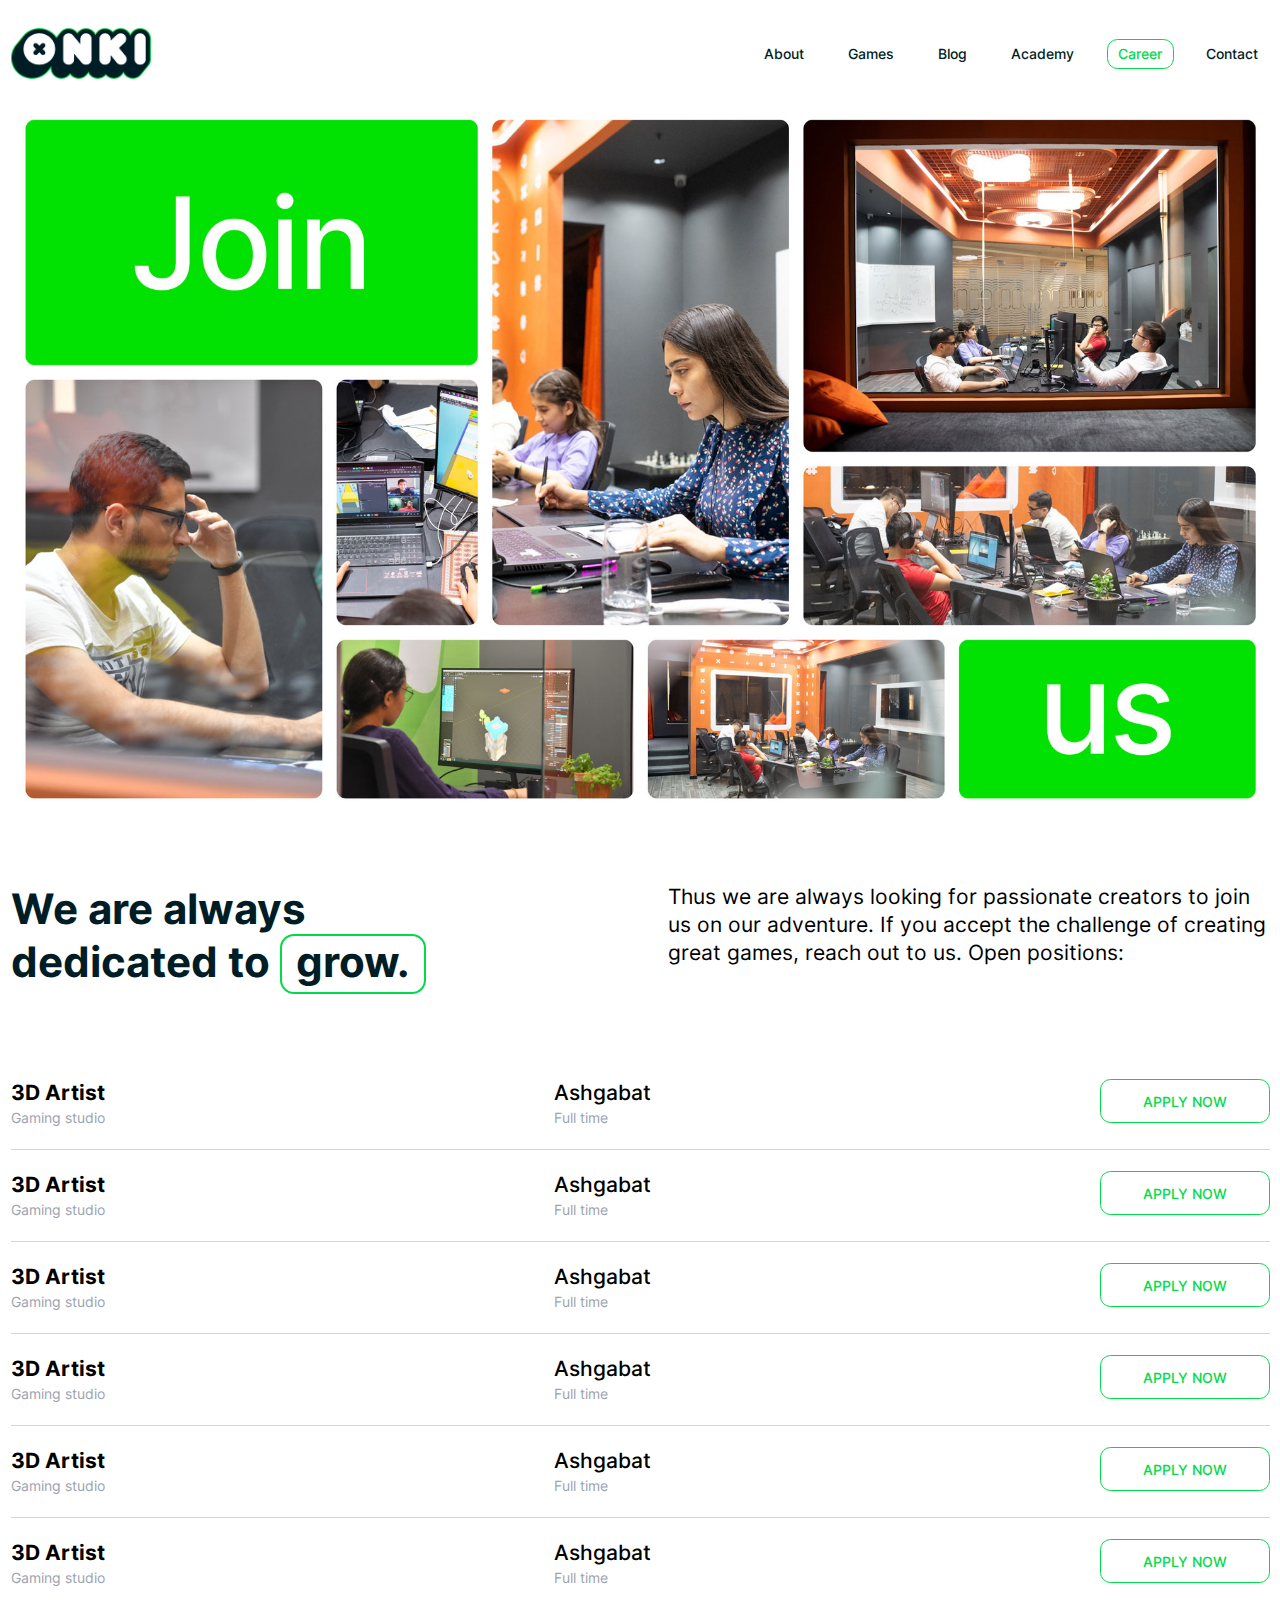
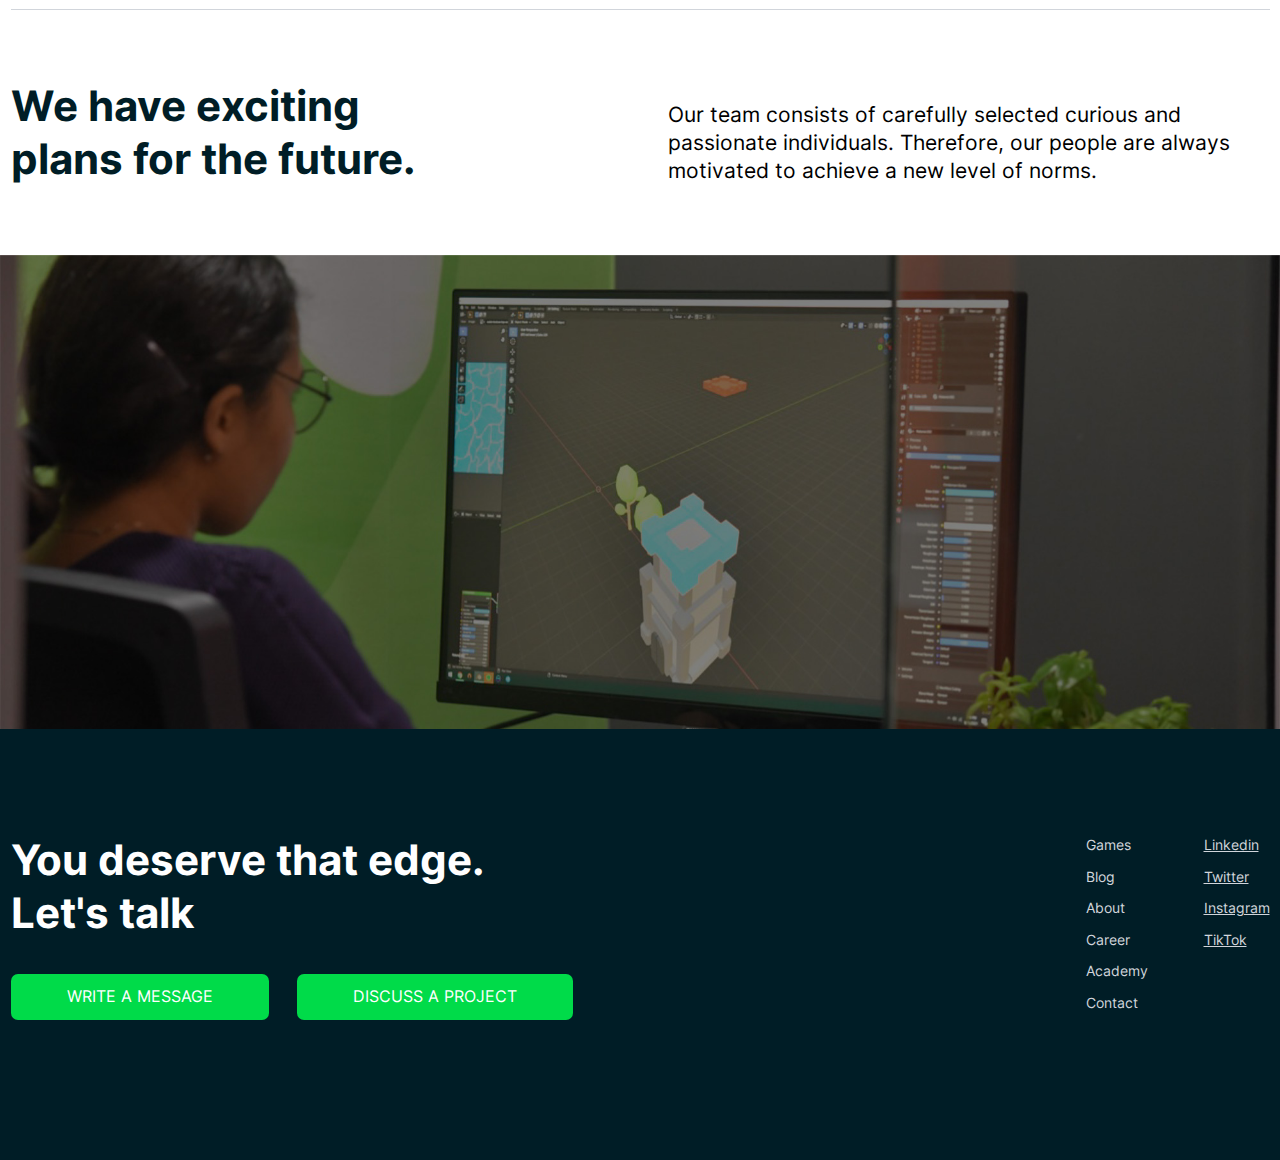
<file: career/index.html>
<!DOCTYPE html>
<html  lang="en">
<head><meta charset="utf-8">
<meta name="viewport" content="width=device-width, initial-scale=1">
<title>Onki Games</title>
<meta http-equiv="Content-Type" content="text/html; charset=utf-8">
<meta name="description" content>
<meta name="robots" content="index, follow">
<meta name="keywords" content>
<meta property="og:type" content="website">
<meta property="og:url" content="https://belli.tm/">
<meta property="og:title" content>
<meta property="og:description" content>
<meta property="og:image" content>
<meta property="twitter:card" content="summary_large_image">
<meta property="twitter:url" content="https://belli.tm/">
<meta property="twitter:title" content>
<meta property="twitter:description" content>
<meta property="twitter:image" content>
<link rel="preload" as="fetch" crossorigin="anonymous" href="/career/_payload.json">
<style>/*! tailwindcss v3.4.0 | MIT License | https://tailwindcss.com*/*,:after,:before{border:0 solid #e5e7eb;box-sizing:border-box}:after,:before{--tw-content:""}:host,html{line-height:1.5;-webkit-text-size-adjust:100%;font-family:ui-sans-serif,system-ui,-apple-system,BlinkMacSystemFont,Segoe UI,Roboto,Helvetica Neue,Arial,Noto Sans,sans-serif,Apple Color Emoji,Segoe UI Emoji,Segoe UI Symbol,Noto Color Emoji;font-feature-settings:normal;font-variation-settings:normal;tab-size:4;-webkit-tap-highlight-color:transparent}body{line-height:inherit;margin:0}hr{border-top-width:1px;color:inherit;height:0}abbr:where([title]){-webkit-text-decoration:underline dotted;text-decoration:underline dotted}h1,h2,h3,h4,h5,h6{font-size:inherit;font-weight:inherit}a{color:inherit;text-decoration:inherit}b,strong{font-weight:bolder}code,kbd,pre,samp{font-family:ui-monospace,SFMono-Regular,Menlo,Monaco,Consolas,Liberation Mono,Courier New,monospace;font-feature-settings:normal;font-size:1em;font-variation-settings:normal}small{font-size:80%}sub,sup{font-size:75%;line-height:0;position:relative;vertical-align:baseline}sub{bottom:-.25em}sup{top:-.5em}table{border-collapse:collapse;border-color:inherit;text-indent:0}button,input,optgroup,select,textarea{color:inherit;font-family:inherit;font-feature-settings:inherit;font-size:100%;font-variation-settings:inherit;font-weight:inherit;line-height:inherit;margin:0;padding:0}button,select{text-transform:none}[type=button],[type=reset],[type=submit],button{-webkit-appearance:button;background-color:transparent;background-image:none}:-moz-focusring{outline:auto}:-moz-ui-invalid{box-shadow:none}progress{vertical-align:baseline}::-webkit-inner-spin-button,::-webkit-outer-spin-button{height:auto}[type=search]{-webkit-appearance:textfield;outline-offset:-2px}::-webkit-search-decoration{-webkit-appearance:none}::-webkit-file-upload-button{-webkit-appearance:button;font:inherit}summary{display:list-item}blockquote,dd,dl,figure,h1,h2,h3,h4,h5,h6,hr,p,pre{margin:0}fieldset{margin:0}fieldset,legend{padding:0}menu,ol,ul{list-style:none;margin:0;padding:0}dialog{padding:0}textarea{resize:vertical}input::placeholder,textarea::placeholder{color:#9ca3af;opacity:1}[role=button],button{cursor:pointer}:disabled{cursor:default}audio,canvas,embed,iframe,img,object,svg,video{display:block;vertical-align:middle}img,video{height:auto;max-width:100%}[hidden]{display:none}.tooltip-arrow,.tooltip-arrow:before{background:inherit;height:8px;position:absolute;width:8px}.tooltip-arrow{visibility:hidden}.tooltip-arrow:before{content:"";transform:rotate(45deg);visibility:visible}[data-tooltip-style^=light]+.tooltip>.tooltip-arrow:before{border-color:#e5e7eb;border-style:solid}[data-tooltip-style^=light]+.tooltip[data-popper-placement^=top]>.tooltip-arrow:before{border-bottom-width:1px;border-right-width:1px}[data-tooltip-style^=light]+.tooltip[data-popper-placement^=right]>.tooltip-arrow:before{border-bottom-width:1px;border-left-width:1px}[data-tooltip-style^=light]+.tooltip[data-popper-placement^=bottom]>.tooltip-arrow:before{border-left-width:1px;border-top-width:1px}[data-tooltip-style^=light]+.tooltip[data-popper-placement^=left]>.tooltip-arrow:before{border-right-width:1px;border-top-width:1px}.tooltip[data-popper-placement^=top]>.tooltip-arrow{bottom:-4px}.tooltip[data-popper-placement^=bottom]>.tooltip-arrow{top:-4px}.tooltip[data-popper-placement^=left]>.tooltip-arrow{right:-4px}.tooltip[data-popper-placement^=right]>.tooltip-arrow{left:-4px}.tooltip.invisible>.tooltip-arrow:before{visibility:hidden}[data-popper-arrow],[data-popper-arrow]:before{background:inherit;height:8px;position:absolute;width:8px}[data-popper-arrow]{visibility:hidden}[data-popper-arrow]:after,[data-popper-arrow]:before{content:"";transform:rotate(45deg);visibility:visible}[data-popper-arrow]:after{background:inherit;height:9px;position:absolute;width:9px}[role=tooltip]>[data-popper-arrow]:before{border-color:#e5e7eb;border-style:solid}.dark [role=tooltip]>[data-popper-arrow]:before{border-color:#4b5563;border-style:solid}[role=tooltip]>[data-popper-arrow]:after{border-color:#e5e7eb;border-style:solid}.dark [role=tooltip]>[data-popper-arrow]:after{border-color:#4b5563;border-style:solid}[data-popover][role=tooltip][data-popper-placement^=top]>[data-popper-arrow]:after,[data-popover][role=tooltip][data-popper-placement^=top]>[data-popper-arrow]:before{border-bottom-width:1px;border-right-width:1px}[data-popover][role=tooltip][data-popper-placement^=right]>[data-popper-arrow]:after,[data-popover][role=tooltip][data-popper-placement^=right]>[data-popper-arrow]:before{border-bottom-width:1px;border-left-width:1px}[data-popover][role=tooltip][data-popper-placement^=bottom]>[data-popper-arrow]:after,[data-popover][role=tooltip][data-popper-placement^=bottom]>[data-popper-arrow]:before{border-left-width:1px;border-top-width:1px}[data-popover][role=tooltip][data-popper-placement^=left]>[data-popper-arrow]:after,[data-popover][role=tooltip][data-popper-placement^=left]>[data-popper-arrow]:before{border-right-width:1px;border-top-width:1px}[data-popover][role=tooltip][data-popper-placement^=top]>[data-popper-arrow]{bottom:-5px}[data-popover][role=tooltip][data-popper-placement^=bottom]>[data-popper-arrow]{top:-5px}[data-popover][role=tooltip][data-popper-placement^=left]>[data-popper-arrow]{right:-5px}[data-popover][role=tooltip][data-popper-placement^=right]>[data-popper-arrow]{left:-5px}[role=tooltip].invisible>[data-popper-arrow]:after,[role=tooltip].invisible>[data-popper-arrow]:before{visibility:hidden}[multiple],[type=date],[type=datetime-local],[type=email],[type=month],[type=number],[type=password],[type=search],[type=tel],[type=text],[type=time],[type=url],[type=week],select,textarea{-webkit-appearance:none;appearance:none;background-color:#fff;border-color:#6b7280;border-radius:0;border-width:1px;font-size:1rem;line-height:1.5rem;padding:.5rem .75rem;--tw-shadow:0 0 #0000}[multiple]:focus,[type=date]:focus,[type=datetime-local]:focus,[type=email]:focus,[type=month]:focus,[type=number]:focus,[type=password]:focus,[type=search]:focus,[type=tel]:focus,[type=text]:focus,[type=time]:focus,[type=url]:focus,[type=week]:focus,select:focus,textarea:focus{outline:2px solid transparent;outline-offset:2px;--tw-ring-inset:var(--tw-empty,/*!*/ /*!*/);--tw-ring-offset-width:0px;--tw-ring-offset-color:#fff;--tw-ring-color:#1c64f2;--tw-ring-offset-shadow:var(--tw-ring-inset) 0 0 0 var(--tw-ring-offset-width) var(--tw-ring-offset-color);--tw-ring-shadow:var(--tw-ring-inset) 0 0 0 calc(1px + var(--tw-ring-offset-width)) var(--tw-ring-color);border-color:#1c64f2;box-shadow:/*!*/ /*!*/ 0 0 0 0 #fff,/*!*/ /*!*/ 0 0 0 1px #1c64f2,var(--tw-shadow);box-shadow:var(--tw-ring-offset-shadow),var(--tw-ring-shadow),var(--tw-shadow)}input::placeholder,textarea::placeholder{color:#6b7280;opacity:1}::-webkit-datetime-edit-fields-wrapper{padding:0}::-webkit-date-and-time-value{min-height:1.5em}select:not([size]){background-image:url("data:image/svg+xml;charset=utf-8,%3Csvg xmlns='http://www.w3.org/2000/svg' fill='none' aria-hidden='true' viewBox='0 0 10 6'%3E%3Cpath stroke='%236B7280' stroke-linecap='round' stroke-linejoin='round' stroke-width='2' d='m1 1 4 4 4-4'/%3E%3C/svg%3E");background-position:right .75rem center;background-repeat:no-repeat;background-size:.75em .75em;padding-right:2.5rem;-webkit-print-color-adjust:exact;print-color-adjust:exact}:is([dir=rtl]) select:not([size]){background-position:left .75rem center;padding-left:0;padding-right:.75rem}[multiple]{background-image:none;background-position:0 0;background-repeat:unset;background-size:initial;padding-right:.75rem;-webkit-print-color-adjust:unset;print-color-adjust:unset}[type=checkbox],[type=radio]{-webkit-appearance:none;appearance:none;background-color:#fff;background-origin:border-box;border-color:#6b7280;border-width:1px;color:#1c64f2;display:inline-block;flex-shrink:0;height:1rem;padding:0;-webkit-print-color-adjust:exact;print-color-adjust:exact;-webkit-user-select:none;user-select:none;vertical-align:middle;width:1rem;--tw-shadow:0 0 #0000}[type=checkbox]{border-radius:0}[type=radio]{border-radius:100%}[type=checkbox]:focus,[type=radio]:focus{outline:2px solid transparent;outline-offset:2px;--tw-ring-inset:var(--tw-empty,/*!*/ /*!*/);--tw-ring-offset-width:2px;--tw-ring-offset-color:#fff;--tw-ring-color:#1c64f2;--tw-ring-offset-shadow:var(--tw-ring-inset) 0 0 0 var(--tw-ring-offset-width) var(--tw-ring-offset-color);--tw-ring-shadow:var(--tw-ring-inset) 0 0 0 calc(2px + var(--tw-ring-offset-width)) var(--tw-ring-color);box-shadow:/*!*/ /*!*/ 0 0 0 2px #fff,/*!*/ /*!*/ 0 0 0 4px #1c64f2,var(--tw-shadow);box-shadow:var(--tw-ring-offset-shadow),var(--tw-ring-shadow),var(--tw-shadow)}.dark [type=checkbox]:checked,.dark [type=radio]:checked,[type=checkbox]:checked,[type=radio]:checked{background-color:currentColor;background-position:50%;background-repeat:no-repeat;background-size:.55em .55em;border-color:transparent}[type=checkbox]:checked{background-image:url("data:image/svg+xml;charset=utf-8,%3Csvg xmlns='http://www.w3.org/2000/svg' fill='none' aria-hidden='true' viewBox='0 0 16 12'%3E%3Cpath stroke='%23fff' stroke-linecap='round' stroke-linejoin='round' stroke-width='3' d='M1 5.917 5.724 10.5 15 1.5'/%3E%3C/svg%3E");background-repeat:no-repeat;background-size:.55em .55em;-webkit-print-color-adjust:exact;print-color-adjust:exact}.dark [type=radio]:checked,[type=radio]:checked{background-image:url("data:image/svg+xml;charset=utf-8,%3Csvg xmlns='http://www.w3.org/2000/svg' fill='%23fff' viewBox='0 0 16 16'%3E%3Ccircle cx='8' cy='8' r='3'/%3E%3C/svg%3E");background-size:1em 1em}[type=checkbox]:indeterminate{background-color:currentColor;background-image:url("data:image/svg+xml;charset=utf-8,%3Csvg xmlns='http://www.w3.org/2000/svg' fill='none' aria-hidden='true' viewBox='0 0 16 12'%3E%3Cpath stroke='%23fff' stroke-linecap='round' stroke-linejoin='round' stroke-width='3' d='M1 5.917 5.724 10.5 15 1.5'/%3E%3C/svg%3E");background-position:50%;background-repeat:no-repeat;background-size:.55em .55em;border-color:transparent;-webkit-print-color-adjust:exact;print-color-adjust:exact}[type=checkbox]:indeterminate:focus,[type=checkbox]:indeterminate:hover{background-color:currentColor;border-color:transparent}[type=file]{background:unset;border-color:inherit;border-radius:0;border-width:0;font-size:unset;line-height:inherit;padding:0}[type=file]:focus{outline:1px auto inherit}input[type=file]::file-selector-button{background:#1f2937;border:0;color:#fff;cursor:pointer;font-size:.875rem;font-weight:500;margin-inline-end:1rem;margin-inline-start:-1rem;padding:.625rem 1rem .625rem 2rem}input[type=file]::file-selector-button:hover{background:#374151}:is([dir=rtl]) input[type=file]::file-selector-button{padding-left:1rem;padding-right:2rem}.dark input[type=file]::file-selector-button{background:#4b5563;color:#fff}.dark input[type=file]::file-selector-button:hover{background:#6b7280}input[type=range]::-webkit-slider-thumb{appearance:none;-moz-appearance:none;-webkit-appearance:none;background:#1c64f2;border:0;border-radius:9999px;cursor:pointer;height:1.25rem;width:1.25rem}input[type=range]:disabled::-webkit-slider-thumb{background:#9ca3af}.dark input[type=range]:disabled::-webkit-slider-thumb{background:#6b7280}input[type=range]:focus::-webkit-slider-thumb{outline:2px solid transparent;outline-offset:2px;--tw-ring-offset-shadow:var(--tw-ring-inset) 0 0 0 var(--tw-ring-offset-width) var(--tw-ring-offset-color);--tw-ring-shadow:var(--tw-ring-inset) 0 0 0 calc(4px + var(--tw-ring-offset-width)) var(--tw-ring-color);box-shadow:var(--tw-ring-inset) 0 0 0 var(--tw-ring-offset-width) var(--tw-ring-offset-color),var(--tw-ring-inset) 0 0 0 calc(4px + var(--tw-ring-offset-width)) rgb(164 202 254/1px),0 0 #0000;box-shadow:var(--tw-ring-offset-shadow),var(--tw-ring-shadow),var(--tw-shadow,0 0 #0000);--tw-ring-opacity:1px;--tw-ring-color:rgb(164 202 254/var(--tw-ring-opacity))}input[type=range]::-moz-range-thumb{appearance:none;-moz-appearance:none;-webkit-appearance:none;background:#1c64f2;border:0;border-radius:9999px;cursor:pointer;height:1.25rem;width:1.25rem}input[type=range]:disabled::-moz-range-thumb{background:#9ca3af}.dark input[type=range]:disabled::-moz-range-thumb{background:#6b7280}input[type=range]::-moz-range-progress{background:#3f83f8}input[type=range]::-ms-fill-lower{background:#3f83f8}.toggle-bg:after{background:#fff;border-color:#d1d5db;border-radius:9999px;border-width:1px;box-shadow:var(--tw-ring-inset) 0 0 0 calc(var(--tw-ring-offset-width)) var(--tw-ring-color);content:"";height:1.25rem;left:.125rem;position:absolute;top:.125rem;transition-duration:.15s;transition-property:background-color,border-color,color,fill,stroke,opacity,box-shadow,transform,filter,backdrop-filter,-webkit-backdrop-filter;width:1.25rem}input:checked+.toggle-bg:after{border-color:#fff;transform:translateX(100%);}input:checked+.toggle-bg{background:#1c64f2;border-color:#1c64f2}*,:after,:before{--tw-border-spacing-x:0;--tw-border-spacing-y:0;--tw-translate-x:0;--tw-translate-y:0;--tw-rotate:0;--tw-skew-x:0;--tw-skew-y:0;--tw-scale-x:1;--tw-scale-y:1;--tw-pan-x: ;--tw-pan-y: ;--tw-pinch-zoom: ;--tw-scroll-snap-strictness:proximity;--tw-gradient-from-position: ;--tw-gradient-via-position: ;--tw-gradient-to-position: ;--tw-ordinal: ;--tw-slashed-zero: ;--tw-numeric-figure: ;--tw-numeric-spacing: ;--tw-numeric-fraction: ;--tw-ring-inset: ;--tw-ring-offset-width:0px;--tw-ring-offset-color:#fff;--tw-ring-color:rgba(63,131,248,.5);--tw-ring-offset-shadow:0 0 #0000;--tw-ring-shadow:0 0 #0000;--tw-shadow:0 0 #0000;--tw-shadow-colored:0 0 #0000;--tw-blur: ;--tw-brightness: ;--tw-contrast: ;--tw-grayscale: ;--tw-hue-rotate: ;--tw-invert: ;--tw-saturate: ;--tw-sepia: ;--tw-drop-shadow: ;--tw-backdrop-blur: ;--tw-backdrop-brightness: ;--tw-backdrop-contrast: ;--tw-backdrop-grayscale: ;--tw-backdrop-hue-rotate: ;--tw-backdrop-invert: ;--tw-backdrop-opacity: ;--tw-backdrop-saturate: ;--tw-backdrop-sepia: }::backdrop{--tw-border-spacing-x:0;--tw-border-spacing-y:0;--tw-translate-x:0;--tw-translate-y:0;--tw-rotate:0;--tw-skew-x:0;--tw-skew-y:0;--tw-scale-x:1;--tw-scale-y:1;--tw-pan-x: ;--tw-pan-y: ;--tw-pinch-zoom: ;--tw-scroll-snap-strictness:proximity;--tw-gradient-from-position: ;--tw-gradient-via-position: ;--tw-gradient-to-position: ;--tw-ordinal: ;--tw-slashed-zero: ;--tw-numeric-figure: ;--tw-numeric-spacing: ;--tw-numeric-fraction: ;--tw-ring-inset: ;--tw-ring-offset-width:0px;--tw-ring-offset-color:#fff;--tw-ring-color:rgba(63,131,248,.5);--tw-ring-offset-shadow:0 0 #0000;--tw-ring-shadow:0 0 #0000;--tw-shadow:0 0 #0000;--tw-shadow-colored:0 0 #0000;--tw-blur: ;--tw-brightness: ;--tw-contrast: ;--tw-grayscale: ;--tw-hue-rotate: ;--tw-invert: ;--tw-saturate: ;--tw-sepia: ;--tw-drop-shadow: ;--tw-backdrop-blur: ;--tw-backdrop-brightness: ;--tw-backdrop-contrast: ;--tw-backdrop-grayscale: ;--tw-backdrop-hue-rotate: ;--tw-backdrop-invert: ;--tw-backdrop-opacity: ;--tw-backdrop-saturate: ;--tw-backdrop-sepia: }.container{width:100%}@media (min-width:440px){.container{max-width:440px}}@media (min-width:640px){.container{max-width:640px}}@media (min-width:768px){.container{max-width:768px}}@media (min-width:1024px){.container{max-width:1024px}}@media (min-width:1280px){.container{max-width:1280px}}@media (min-width:1536px){.container{max-width:1536px}}@media (min-width:1920px){.container{max-width:1920px}}@media (min-width:2560px){.container{max-width:2560px}}@media (min-width:3840px){.container{max-width:3840px}}.sr-only{height:1px;margin:-1px;overflow:hidden;padding:0;position:absolute;width:1px;clip:rect(0,0,0,0);border-width:0;white-space:nowrap}.visible{visibility:visible}.invisible{visibility:hidden}.collapse{visibility:collapse}.static{position:static}.fixed{position:fixed}.absolute{position:absolute}.relative{position:relative}.inset-0{inset:0}.-bottom-10{bottom:-2.5rem}.-left-20{left:-5rem}.bottom-0{bottom:0}.bottom-15{bottom:3.75rem}.bottom-20{bottom:5rem}.bottom-\[60px\]{bottom:60px}.left-0{left:0}.left-1\/2{left:50%}.left-27{left:6.75rem}.left-34{left:8.5rem}.left-39{left:9.75rem}.left-4{left:1rem}.left-8{left:2rem}.right-0{right:0}.right-1\/2{right:50%}.right-8{right:2rem}.top-0{top:0}.top-1\/2{top:50%}.top-10{top:2.5rem}.top-4{top:1rem}.top-\[45\%\]{top:45%}.z-10{z-index:10}.z-20{z-index:20}.z-30{z-index:30}.z-40{z-index:40}.z-50{z-index:50}.z-\[100\]{z-index:100}.z-\[10\]{z-index:10}.z-\[1\]{z-index:1}.z-\[2\]{z-index:2}.z-\[4\]{z-index:4}.z-\[8\]{z-index:8}.z-\[9\]{z-index:9}.col-span-1{grid-column:span 1/span 1}.col-span-2{grid-column:span 2/span 2}.mx-30{margin-left:7.5rem;margin-right:7.5rem}.mx-auto{margin-left:auto;margin-right:auto}.my-20{margin-bottom:5rem;margin-top:5rem}.mb-1{margin-bottom:.25rem}.mb-10{margin-bottom:2.5rem}.mb-2{margin-bottom:.5rem}.mb-6{margin-bottom:1.5rem}.mb-8{margin-bottom:2rem}.ml-10{margin-left:2.5rem}.ml-16{margin-left:4rem}.ml-30{margin-left:7.5rem}.ml-8{margin-left:2rem}.mt-1{margin-top:.25rem}.mt-10{margin-top:2.5rem}.mt-15{margin-top:3.75rem}.mt-2{margin-top:.5rem}.mt-2\.5{margin-top:.625rem}.mt-20{margin-top:5rem}.mt-3{margin-top:.75rem}.mt-4{margin-top:1rem}.mt-40{margin-top:10rem}.mt-5{margin-top:1.25rem}.mt-6{margin-top:1.5rem}.mt-auto{margin-top:auto}.block{display:block}.inline-block{display:inline-block}.inline{display:inline}.flex{display:flex}.inline-flex{display:inline-flex}.table{display:table}.grid{display:grid}.\!hidden{display:none!important}.hidden{display:none}.h-10{height:2.5rem}.h-100{height:25rem}.h-155{height:38.75rem}.h-175{height:43.75rem}.h-180{height:45rem}.h-4{height:1rem}.h-5{height:1.25rem}.h-6{height:1.5rem}.h-70{height:17.5rem}.h-80{height:20rem}.h-9{height:2.25rem}.h-\[80vh\]{height:80vh}.h-full{height:100%}.w-1\/2{width:50%}.w-1\/3{width:33.333333%}.w-10{width:2.5rem}.w-100{width:25rem}.w-125{width:31.25rem}.w-4{width:1rem}.w-40{width:10rem}.w-5{width:1.25rem}.w-55{width:13.75rem}.w-6{width:1.5rem}.w-60{width:15rem}.w-64{width:16rem}.w-70{width:17.5rem}.w-80{width:20rem}.w-\[33\.33\%\]{width:33.33%}.w-\[44\%\]{width:44%}.w-\[68\%\]{width:68%}.w-\[70\%\]{width:70%}.w-\[85\%\]{width:85%}.w-\[95\%\]{width:95%}.w-fit{width:-moz-fit-content;width:fit-content}.w-full{width:100%}.max-w-screen-xl{max-width:1280px}.flex-1{flex:1 1 0%}.flex-shrink{flex-shrink:1}.grow{flex-grow:1}.\!translate-x-1\/2{--tw-translate-x:50%!important;transform:translate(50%,var(--tw-translate-y)) rotate(var(--tw-rotate)) skewX(var(--tw-skew-x)) skewY(var(--tw-skew-y)) scaleX(var(--tw-scale-x)) scaleY(var(--tw-scale-y))!important;transform:translate(var(--tw-translate-x),var(--tw-translate-y)) rotate(var(--tw-rotate)) skewX(var(--tw-skew-x)) skewY(var(--tw-skew-y)) scaleX(var(--tw-scale-x)) scaleY(var(--tw-scale-y))!important}.\!translate-x-40{--tw-translate-x:10rem!important;transform:translate(10rem,var(--tw-translate-y)) rotate(var(--tw-rotate)) skewX(var(--tw-skew-x)) skewY(var(--tw-skew-y)) scaleX(var(--tw-scale-x)) scaleY(var(--tw-scale-y))!important;transform:translate(var(--tw-translate-x),var(--tw-translate-y)) rotate(var(--tw-rotate)) skewX(var(--tw-skew-x)) skewY(var(--tw-skew-y)) scaleX(var(--tw-scale-x)) scaleY(var(--tw-scale-y))!important}.-translate-x-1\/2{--tw-translate-x:-50%;transform:translate(-50%,var(--tw-translate-y)) rotate(var(--tw-rotate)) skewX(var(--tw-skew-x)) skewY(var(--tw-skew-y)) scaleX(var(--tw-scale-x)) scaleY(var(--tw-scale-y));transform:translate(var(--tw-translate-x),var(--tw-translate-y)) rotate(var(--tw-rotate)) skewX(var(--tw-skew-x)) skewY(var(--tw-skew-y)) scaleX(var(--tw-scale-x)) scaleY(var(--tw-scale-y))}.-translate-x-full{--tw-translate-x:-100%;transform:translate(-100%,var(--tw-translate-y)) rotate(var(--tw-rotate)) skewX(var(--tw-skew-x)) skewY(var(--tw-skew-y)) scaleX(var(--tw-scale-x)) scaleY(var(--tw-scale-y));transform:translate(var(--tw-translate-x),var(--tw-translate-y)) rotate(var(--tw-rotate)) skewX(var(--tw-skew-x)) skewY(var(--tw-skew-y)) scaleX(var(--tw-scale-x)) scaleY(var(--tw-scale-y))}.-translate-y-1\/2{--tw-translate-y:-50%;transform:translate(var(--tw-translate-x),-50%) rotate(var(--tw-rotate)) skewX(var(--tw-skew-x)) skewY(var(--tw-skew-y)) scaleX(var(--tw-scale-x)) scaleY(var(--tw-scale-y));transform:translate(var(--tw-translate-x),var(--tw-translate-y)) rotate(var(--tw-rotate)) skewX(var(--tw-skew-x)) skewY(var(--tw-skew-y)) scaleX(var(--tw-scale-x)) scaleY(var(--tw-scale-y))}.-translate-y-20{--tw-translate-y:-5rem;transform:translate(var(--tw-translate-x),-5rem) rotate(var(--tw-rotate)) skewX(var(--tw-skew-x)) skewY(var(--tw-skew-y)) scaleX(var(--tw-scale-x)) scaleY(var(--tw-scale-y));transform:translate(var(--tw-translate-x),var(--tw-translate-y)) rotate(var(--tw-rotate)) skewX(var(--tw-skew-x)) skewY(var(--tw-skew-y)) scaleX(var(--tw-scale-x)) scaleY(var(--tw-scale-y))}.-translate-y-full{--tw-translate-y:-100%;transform:translate(var(--tw-translate-x),-100%) rotate(var(--tw-rotate)) skewX(var(--tw-skew-x)) skewY(var(--tw-skew-y)) scaleX(var(--tw-scale-x)) scaleY(var(--tw-scale-y));transform:translate(var(--tw-translate-x),var(--tw-translate-y)) rotate(var(--tw-rotate)) skewX(var(--tw-skew-x)) skewY(var(--tw-skew-y)) scaleX(var(--tw-scale-x)) scaleY(var(--tw-scale-y))}.translate-x-0{--tw-translate-x:0rem;transform:translateY(var(--tw-translate-y)) rotate(var(--tw-rotate)) skewX(var(--tw-skew-x)) skewY(var(--tw-skew-y)) scaleX(var(--tw-scale-x)) scaleY(var(--tw-scale-y));transform:translate(var(--tw-translate-x),var(--tw-translate-y)) rotate(var(--tw-rotate)) skewX(var(--tw-skew-x)) skewY(var(--tw-skew-y)) scaleX(var(--tw-scale-x)) scaleY(var(--tw-scale-y))}.translate-x-full{--tw-translate-x:100%;transform:translate(100%,var(--tw-translate-y)) rotate(var(--tw-rotate)) skewX(var(--tw-skew-x)) skewY(var(--tw-skew-y)) scaleX(var(--tw-scale-x)) scaleY(var(--tw-scale-y));transform:translate(var(--tw-translate-x),var(--tw-translate-y)) rotate(var(--tw-rotate)) skewX(var(--tw-skew-x)) skewY(var(--tw-skew-y)) scaleX(var(--tw-scale-x)) scaleY(var(--tw-scale-y))}.translate-y-20{--tw-translate-y:5rem;transform:translate(var(--tw-translate-x),5rem) rotate(var(--tw-rotate)) skewX(var(--tw-skew-x)) skewY(var(--tw-skew-y)) scaleX(var(--tw-scale-x)) scaleY(var(--tw-scale-y));transform:translate(var(--tw-translate-x),var(--tw-translate-y)) rotate(var(--tw-rotate)) skewX(var(--tw-skew-x)) skewY(var(--tw-skew-y)) scaleX(var(--tw-scale-x)) scaleY(var(--tw-scale-y))}.translate-y-\[calc\(100\%-2rem\)\]{--tw-translate-y:calc(100% - 2rem);transform:translate(var(--tw-translate-x),calc(100% - 2rem)) rotate(var(--tw-rotate)) skewX(var(--tw-skew-x)) skewY(var(--tw-skew-y)) scaleX(var(--tw-scale-x)) scaleY(var(--tw-scale-y));transform:translate(var(--tw-translate-x),var(--tw-translate-y)) rotate(var(--tw-rotate)) skewX(var(--tw-skew-x)) skewY(var(--tw-skew-y)) scaleX(var(--tw-scale-x)) scaleY(var(--tw-scale-y))}.translate-y-full{--tw-translate-y:100%;transform:translate(var(--tw-translate-x),100%) rotate(var(--tw-rotate)) skewX(var(--tw-skew-x)) skewY(var(--tw-skew-y)) scaleX(var(--tw-scale-x)) scaleY(var(--tw-scale-y));transform:translate(var(--tw-translate-x),var(--tw-translate-y)) rotate(var(--tw-rotate)) skewX(var(--tw-skew-x)) skewY(var(--tw-skew-y)) scaleX(var(--tw-scale-x)) scaleY(var(--tw-scale-y))}.-rotate-12{--tw-rotate:-12deg;transform:translate(var(--tw-translate-x),var(--tw-translate-y)) rotate(-12deg) skewX(var(--tw-skew-x)) skewY(var(--tw-skew-y)) scaleX(var(--tw-scale-x)) scaleY(var(--tw-scale-y));transform:translate(var(--tw-translate-x),var(--tw-translate-y)) rotate(var(--tw-rotate)) skewX(var(--tw-skew-x)) skewY(var(--tw-skew-y)) scaleX(var(--tw-scale-x)) scaleY(var(--tw-scale-y))}.rotate-12{--tw-rotate:12deg;transform:translate(var(--tw-translate-x),var(--tw-translate-y)) rotate(12deg) skewX(var(--tw-skew-x)) skewY(var(--tw-skew-y)) scaleX(var(--tw-scale-x)) scaleY(var(--tw-scale-y));transform:translate(var(--tw-translate-x),var(--tw-translate-y)) rotate(var(--tw-rotate)) skewX(var(--tw-skew-x)) skewY(var(--tw-skew-y)) scaleX(var(--tw-scale-x)) scaleY(var(--tw-scale-y))}.rotate-180{--tw-rotate:180deg;transform:translate(var(--tw-translate-x),var(--tw-translate-y)) rotate(180deg) skewX(var(--tw-skew-x)) skewY(var(--tw-skew-y)) scaleX(var(--tw-scale-x)) scaleY(var(--tw-scale-y))}.rotate-180,.transform{transform:translate(var(--tw-translate-x),var(--tw-translate-y)) rotate(var(--tw-rotate)) skewX(var(--tw-skew-x)) skewY(var(--tw-skew-y)) scaleX(var(--tw-scale-x)) scaleY(var(--tw-scale-y))}.transform-none{transform:none}.cursor-default{cursor:default}.cursor-not-allowed{cursor:not-allowed}.cursor-pointer{cursor:pointer}.resize{resize:both}.grid-cols-2{grid-template-columns:repeat(2,minmax(0,1fr))}.grid-cols-3{grid-template-columns:repeat(3,minmax(0,1fr))}.grid-cols-4{grid-template-columns:repeat(4,minmax(0,1fr))}.grid-cols-7{grid-template-columns:repeat(7,minmax(0,1fr))}.flex-col{flex-direction:column}.flex-wrap{flex-wrap:wrap}.items-start{align-items:flex-start}.items-end{align-items:flex-end}.items-center{align-items:center}.justify-start{justify-content:flex-start}.justify-end{justify-content:flex-end}.justify-center{justify-content:center}.justify-between{justify-content:space-between}.gap-16{gap:4rem}.gap-6{gap:1.5rem}.gap-x-4{column-gap:1rem}.gap-x-6{column-gap:1.5rem}.gap-x-8{column-gap:2rem}.gap-y-6{row-gap:1.5rem}.space-x-2>:not([hidden])~:not([hidden]){--tw-space-x-reverse:0;margin-left:.5rem;margin-left:calc(.5rem*(1 - var(--tw-space-x-reverse)));margin-right:0;margin-right:calc(.5rem*var(--tw-space-x-reverse))}.space-x-40>:not([hidden])~:not([hidden]){--tw-space-x-reverse:0;margin-left:10rem;margin-left:calc(10rem*(1 - var(--tw-space-x-reverse)));margin-right:0;margin-right:calc(10rem*var(--tw-space-x-reverse))}.overflow-hidden{overflow:hidden}.overflow-x-hidden{overflow-x:hidden}.whitespace-nowrap{white-space:nowrap}.rounded-2xl{border-radius:1rem}.rounded-3xl{border-radius:1.5rem}.rounded-\[1\.7rem\]{border-radius:1.7rem}.rounded-\[1\.8rem\]{border-radius:1.8rem}.rounded-full{border-radius:9999px}.rounded-lg{border-radius:.5rem}.rounded-md{border-radius:.375rem}.rounded-xl{border-radius:.75rem}.rounded-e-lg{border-end-end-radius:.5rem;border-start-end-radius:.5rem}.rounded-l-lg{border-bottom-left-radius:.5rem;border-top-left-radius:.5rem}.rounded-r-lg{border-bottom-right-radius:.5rem;border-top-right-radius:.5rem}.rounded-s-lg{border-end-start-radius:.5rem;border-start-start-radius:.5rem}.border{border-width:1px}.border-0{border-width:0}.border-2{border-width:2px}.border-4{border-width:4px}.border-b{border-bottom-width:1px}.border-b-2{border-bottom-width:2px}.border-l-0{border-left-width:0}.border-r-0{border-right-width:0}.border-t-0{border-top-width:0}.\!border-primary{--tw-border-opacity:1!important;border-color:#00db49!important;border-color:rgb(0 219 73/var(--tw-border-opacity))!important}.border-blue-600{--tw-border-opacity:1;border-color:#1c64f2;border-color:rgb(28 100 242/var(--tw-border-opacity))}.border-blue-700{--tw-border-opacity:1;border-color:#1a56db;border-color:rgb(26 86 219/var(--tw-border-opacity))}.border-gray-100{--tw-border-opacity:1;border-color:#f3f4f6;border-color:rgb(243 244 246/var(--tw-border-opacity))}.border-gray-300{--tw-border-opacity:1;border-color:#d1d5db;border-color:rgb(209 213 219/var(--tw-border-opacity))}.border-gray-400{--tw-border-opacity:1;border-color:#9ca3af;border-color:rgb(156 163 175/var(--tw-border-opacity))}.border-primary{--tw-border-opacity:1;border-color:#00db49;border-color:rgb(0 219 73/var(--tw-border-opacity))}.border-transparent{border-color:transparent}.border-white{--tw-border-opacity:1;border-color:#fff;border-color:rgb(255 255 255/var(--tw-border-opacity))}.bg-\[\#001D26\]{--tw-bg-opacity:1;background-color:#001d26;background-color:rgb(0 29 38/var(--tw-bg-opacity))}.bg-\[\#F1F1F1\]{--tw-bg-opacity:1;background-color:#f1f1f1;background-color:rgb(241 241 241/var(--tw-bg-opacity))}.bg-\[\#F2F2F2\],.bg-\[\#f2f2f2\]{--tw-bg-opacity:1;background-color:#f2f2f2;background-color:rgb(242 242 242/var(--tw-bg-opacity))}.bg-blue-700{--tw-bg-opacity:1;background-color:#1a56db;background-color:rgb(26 86 219/var(--tw-bg-opacity))}.bg-gray-100{--tw-bg-opacity:1;background-color:#f3f4f6;background-color:rgb(243 244 246/var(--tw-bg-opacity))}.bg-gray-200{--tw-bg-opacity:1;background-color:#e5e7eb;background-color:rgb(229 231 235/var(--tw-bg-opacity))}.bg-gray-800{--tw-bg-opacity:1;background-color:#1f2937;background-color:rgb(31 41 55/var(--tw-bg-opacity))}.bg-gray-900\/50{background-color:rgba(17,24,39,.5)}.bg-primary{--tw-bg-opacity:1;background-color:#00db49;background-color:rgb(0 219 73/var(--tw-bg-opacity))}.bg-secondary{--tw-bg-opacity:1;background-color:#001d26;background-color:rgb(0 29 38/var(--tw-bg-opacity))}.bg-transparent{background-color:transparent}.bg-white{--tw-bg-opacity:1;background-color:#fff;background-color:rgb(255 255 255/var(--tw-bg-opacity))}.bg-white\/50{background-color:hsla(0,0%,100%,.5)}.object-cover{object-fit:cover}.p-1{padding:.25rem}.p-10{padding:2.5rem}.p-2{padding:.5rem}.p-2\.5{padding:.625rem}.p-4{padding:1rem}.p-8{padding:2rem}.px-0{padding-left:0;padding-right:0}.px-10{padding-left:2.5rem;padding-right:2.5rem}.px-12{padding-left:3rem;padding-right:3rem}.px-16{padding-left:4rem;padding-right:4rem}.px-19{padding-left:4.75rem;padding-right:4.75rem}.px-2{padding-left:.5rem;padding-right:.5rem}.px-22{padding-left:5.5rem;padding-right:5.5rem}.px-25{padding-left:6.25rem;padding-right:6.25rem}.px-3{padding-left:.75rem;padding-right:.75rem}.px-4{padding-left:1rem;padding-right:1rem}.px-5{padding-left:1.25rem;padding-right:1.25rem}.px-8{padding-left:2rem;padding-right:2rem}.py-1{padding-bottom:.25rem;padding-top:.25rem}.py-10{padding-bottom:2.5rem;padding-top:2.5rem}.py-2{padding-bottom:.5rem;padding-top:.5rem}.py-2\.5{padding-bottom:.625rem;padding-top:.625rem}.py-20{padding-bottom:5rem;padding-top:5rem}.py-25{padding-bottom:6.25rem;padding-top:6.25rem}.py-3{padding-bottom:.75rem;padding-top:.75rem}.py-30{padding-bottom:7.5rem;padding-top:7.5rem}.py-4{padding-bottom:1rem;padding-top:1rem}.py-6{padding-bottom:1.5rem;padding-top:1.5rem}.py-8{padding-bottom:2rem;padding-top:2rem}.pb-1{padding-bottom:.25rem}.pb-1\.5{padding-bottom:.375rem}.pb-10{padding-bottom:2.5rem}.pb-40{padding-bottom:10rem}.pl-12{padding-left:3rem}.pl-25{padding-left:6.25rem}.pl-8{padding-left:2rem}.pt-2{padding-top:.5rem}.pt-30{padding-top:7.5rem}.pt-5{padding-top:1.25rem}.pt-\[56\.25\%\]{padding-top:56.25%}.text-left{text-align:left}.text-center{text-align:center}.text-2xl{font-size:1.5rem;line-height:2rem}.text-4xl{font-size:2.25rem;line-height:2.5rem}.text-5xl{font-size:3rem;line-height:1}.text-7xl{font-size:4.5rem;line-height:1}.text-8xl{font-size:6rem;line-height:1}.text-\[5rem\]{font-size:5rem}.text-lg{font-size:1.125rem;line-height:1.75rem}.text-sm{font-size:.875rem;line-height:1.25rem}.text-xl{font-size:1.25rem;line-height:1.75rem}.font-bold{font-weight:700}.font-medium{font-weight:500}.font-semibold{font-weight:600}.uppercase{text-transform:uppercase}.leading-6{line-height:1.5rem}.leading-9{line-height:2.25rem}.leading-none{line-height:1}.leading-tight{line-height:1.25}.\!text-gray-100{--tw-text-opacity:1!important;color:#f3f4f6!important;color:rgb(243 244 246/var(--tw-text-opacity))!important}.text-\[\#c4c4c4\]{--tw-text-opacity:1;color:#c4c4c4;color:rgb(196 196 196/var(--tw-text-opacity))}.text-black{--tw-text-opacity:1;color:#000;color:rgb(0 0 0/var(--tw-text-opacity))}.text-blue-600{--tw-text-opacity:1;color:#1c64f2;color:rgb(28 100 242/var(--tw-text-opacity))}.text-gray-200{--tw-text-opacity:1;color:#e5e7eb;color:rgb(229 231 235/var(--tw-text-opacity))}.text-gray-300{--tw-text-opacity:1;color:#d1d5db;color:rgb(209 213 219/var(--tw-text-opacity))}.text-gray-400{--tw-text-opacity:1;color:#9ca3af;color:rgb(156 163 175/var(--tw-text-opacity))}.text-gray-500{--tw-text-opacity:1;color:#6b7280;color:rgb(107 114 128/var(--tw-text-opacity))}.text-gray-800{--tw-text-opacity:1;color:#1f2937;color:rgb(31 41 55/var(--tw-text-opacity))}.text-gray-900{--tw-text-opacity:1;color:#111827;color:rgb(17 24 39/var(--tw-text-opacity))}.text-primary{--tw-text-opacity:1;color:#00db49;color:rgb(0 219 73/var(--tw-text-opacity))}.text-red-500{--tw-text-opacity:1;color:#f05252;color:rgb(240 82 82/var(--tw-text-opacity))}.text-secondary{--tw-text-opacity:1;color:#001d26;color:rgb(0 29 38/var(--tw-text-opacity))}.text-white{--tw-text-opacity:1;color:#fff;color:rgb(255 255 255/var(--tw-text-opacity))}.underline{text-decoration-line:underline}.opacity-0{opacity:0}.opacity-100{opacity:1}.shadow{--tw-shadow:0 1px 3px 0 rgba(0,0,0,.1),0 1px 2px -1px rgba(0,0,0,.1);--tw-shadow-colored:0 1px 3px 0 var(--tw-shadow-color),0 1px 2px -1px var(--tw-shadow-color);box-shadow:0 0 #0000,0 0 #0000,0 1px 3px 0 rgba(0,0,0,.1),0 1px 2px -1px rgba(0,0,0,.1);box-shadow:var(--tw-ring-offset-shadow,0 0 #0000),var(--tw-ring-shadow,0 0 #0000),var(--tw-shadow)}.shadow-lg{--tw-shadow:0 10px 15px -3px rgba(0,0,0,.1),0 4px 6px -4px rgba(0,0,0,.1);--tw-shadow-colored:0 10px 15px -3px var(--tw-shadow-color),0 4px 6px -4px var(--tw-shadow-color);box-shadow:0 0 #0000,0 0 #0000,0 10px 15px -3px rgba(0,0,0,.1),0 4px 6px -4px rgba(0,0,0,.1);box-shadow:var(--tw-ring-offset-shadow,0 0 #0000),var(--tw-ring-shadow,0 0 #0000),var(--tw-shadow)}.outline-none{outline:2px solid transparent;outline-offset:2px}.outline{outline-style:solid}.blur{--tw-blur:blur(8px);filter:blur(8px) var(--tw-brightness) var(--tw-contrast) var(--tw-grayscale) var(--tw-hue-rotate) var(--tw-invert) var(--tw-saturate) var(--tw-sepia) var(--tw-drop-shadow)}.blur,.filter{filter:var(--tw-blur) var(--tw-brightness) var(--tw-contrast) var(--tw-grayscale) var(--tw-hue-rotate) var(--tw-invert) var(--tw-saturate) var(--tw-sepia) var(--tw-drop-shadow)}.transition{transition-duration:.15s;transition-property:color,background-color,border-color,text-decoration-color,fill,stroke,opacity,box-shadow,transform,filter,-webkit-backdrop-filter;transition-property:color,background-color,border-color,text-decoration-color,fill,stroke,opacity,box-shadow,transform,filter,backdrop-filter;transition-property:color,background-color,border-color,text-decoration-color,fill,stroke,opacity,box-shadow,transform,filter,backdrop-filter,-webkit-backdrop-filter;transition-timing-function:cubic-bezier(.4,0,.2,1)}.transition-all{transition-duration:.15s;transition-property:all;transition-timing-function:cubic-bezier(.4,0,.2,1)}.transition-opacity{transition-duration:.15s;transition-property:opacity;transition-timing-function:cubic-bezier(.4,0,.2,1)}.transition-transform{transition-duration:.15s;transition-property:transform;transition-timing-function:cubic-bezier(.4,0,.2,1)}.duration-300{transition-duration:.3s}.ease-out{transition-timing-function:cubic-bezier(0,0,.2,1)}.will-change-transform{will-change:transform}.placeholder\:text-gray-400::placeholder{--tw-text-opacity:1;color:#9ca3af;color:rgb(156 163 175/var(--tw-text-opacity))}.hover\:border-gray-300:hover{--tw-border-opacity:1;border-color:#d1d5db;border-color:rgb(209 213 219/var(--tw-border-opacity))}.hover\:border-primary:hover{--tw-border-opacity:1;border-color:#00db49;border-color:rgb(0 219 73/var(--tw-border-opacity))}.hover\:bg-blue-800:hover{--tw-bg-opacity:1;background-color:#1e429f;background-color:rgb(30 66 159/var(--tw-bg-opacity))}.hover\:bg-gray-100:hover{--tw-bg-opacity:1;background-color:#f3f4f6;background-color:rgb(243 244 246/var(--tw-bg-opacity))}.hover\:bg-primary:hover{--tw-bg-opacity:1;background-color:#00db49;background-color:rgb(0 219 73/var(--tw-bg-opacity))}.hover\:bg-white:hover{--tw-bg-opacity:1;background-color:#fff;background-color:rgb(255 255 255/var(--tw-bg-opacity))}.hover\:text-blue-600:hover{--tw-text-opacity:1;color:#1c64f2;color:rgb(28 100 242/var(--tw-text-opacity))}.hover\:text-gray-600:hover{--tw-text-opacity:1;color:#4b5563;color:rgb(75 85 99/var(--tw-text-opacity))}.hover\:text-gray-900:hover{--tw-text-opacity:1;color:#111827;color:rgb(17 24 39/var(--tw-text-opacity))}.hover\:text-primary:hover{--tw-text-opacity:1;color:#00db49;color:rgb(0 219 73/var(--tw-text-opacity))}.hover\:text-white:hover{--tw-text-opacity:1;color:#fff;color:rgb(255 255 255/var(--tw-text-opacity))}.hover\:shadow-md:hover{--tw-shadow:0 4px 6px -1px rgba(0,0,0,.1),0 2px 4px -2px rgba(0,0,0,.1);--tw-shadow-colored:0 4px 6px -1px var(--tw-shadow-color),0 2px 4px -2px var(--tw-shadow-color);box-shadow:0 0 #0000,0 0 #0000,0 4px 6px -1px rgba(0,0,0,.1),0 2px 4px -2px rgba(0,0,0,.1);box-shadow:var(--tw-ring-offset-shadow,0 0 #0000),var(--tw-ring-shadow,0 0 #0000),var(--tw-shadow)}.focus\:border-b-primary:focus{--tw-border-opacity:1;border-bottom-color:#00db49;border-bottom-color:rgb(0 219 73/var(--tw-border-opacity))}.focus\:outline-none:focus{outline:2px solid transparent;outline-offset:2px}.focus\:ring-0:focus{--tw-ring-offset-shadow:var(--tw-ring-inset) 0 0 0 var(--tw-ring-offset-width) var(--tw-ring-offset-color);--tw-ring-shadow:var(--tw-ring-inset) 0 0 0 calc(var(--tw-ring-offset-width)) var(--tw-ring-color);box-shadow:var(--tw-ring-inset) 0 0 0 var(--tw-ring-offset-width) var(--tw-ring-offset-color),var(--tw-ring-inset) 0 0 0 calc(var(--tw-ring-offset-width)) var(--tw-ring-color),0 0 #0000;box-shadow:var(--tw-ring-offset-shadow),var(--tw-ring-shadow),var(--tw-shadow,0 0 #0000)}.focus\:ring-2:focus{--tw-ring-offset-shadow:var(--tw-ring-inset) 0 0 0 var(--tw-ring-offset-width) var(--tw-ring-offset-color);--tw-ring-shadow:var(--tw-ring-inset) 0 0 0 calc(2px + var(--tw-ring-offset-width)) var(--tw-ring-color);box-shadow:var(--tw-ring-inset) 0 0 0 var(--tw-ring-offset-width) var(--tw-ring-offset-color),var(--tw-ring-inset) 0 0 0 calc(2px + var(--tw-ring-offset-width)) var(--tw-ring-color),0 0 #0000;box-shadow:var(--tw-ring-offset-shadow),var(--tw-ring-shadow),var(--tw-shadow,0 0 #0000)}.focus\:ring-4:focus{--tw-ring-offset-shadow:var(--tw-ring-inset) 0 0 0 var(--tw-ring-offset-width) var(--tw-ring-offset-color);--tw-ring-shadow:var(--tw-ring-inset) 0 0 0 calc(4px + var(--tw-ring-offset-width)) var(--tw-ring-color);box-shadow:var(--tw-ring-inset) 0 0 0 var(--tw-ring-offset-width) var(--tw-ring-offset-color),var(--tw-ring-inset) 0 0 0 calc(4px + var(--tw-ring-offset-width)) var(--tw-ring-color),0 0 #0000;box-shadow:var(--tw-ring-offset-shadow),var(--tw-ring-shadow),var(--tw-shadow,0 0 #0000)}.focus\:ring-blue-300:focus{--tw-ring-opacity:1;--tw-ring-color:rgb(164 202 254/var(--tw-ring-opacity))}.focus\:ring-gray-200:focus{--tw-ring-opacity:1;--tw-ring-color:rgb(229 231 235/var(--tw-ring-opacity))}.group:hover .group-hover\:translate-y-0{--tw-translate-y:0rem;transform:translate(var(--tw-translate-x)) rotate(var(--tw-rotate)) skewX(var(--tw-skew-x)) skewY(var(--tw-skew-y)) scaleX(var(--tw-scale-x)) scaleY(var(--tw-scale-y));transform:translate(var(--tw-translate-x),var(--tw-translate-y)) rotate(var(--tw-rotate)) skewX(var(--tw-skew-x)) skewY(var(--tw-skew-y)) scaleX(var(--tw-scale-x)) scaleY(var(--tw-scale-y))}.group:hover .group-hover\:bg-primary{--tw-bg-opacity:1;background-color:#00db49;background-color:rgb(0 219 73/var(--tw-bg-opacity))}.group:hover .group-hover\:text-primary{--tw-text-opacity:1;color:#00db49;color:rgb(0 219 73/var(--tw-text-opacity))}.group:hover .group-hover\:text-white{--tw-text-opacity:1;color:#fff;color:rgb(255 255 255/var(--tw-text-opacity))}.group:hover .group-hover\:opacity-100{opacity:1}@media (min-width:768px){.md\:mt-0{margin-top:0}.md\:block{display:block}.md\:hidden{display:none}.md\:w-auto{width:auto}.md\:flex-row{flex-direction:row}.md\:space-x-6>:not([hidden])~:not([hidden]){--tw-space-x-reverse:0;margin-left:1.5rem;margin-left:calc(1.5rem*(1 - var(--tw-space-x-reverse)));margin-right:0;margin-right:calc(1.5rem*var(--tw-space-x-reverse))}.md\:border-0{border-width:0}.md\:p-0{padding:0}}:is(:where([dir=rtl]) .rtl\:rotate-180){--tw-rotate:180deg;transform:translate(var(--tw-translate-x),var(--tw-translate-y)) rotate(180deg) skewX(var(--tw-skew-x)) skewY(var(--tw-skew-y)) scaleX(var(--tw-scale-x)) scaleY(var(--tw-scale-y));transform:translate(var(--tw-translate-x),var(--tw-translate-y)) rotate(var(--tw-rotate)) skewX(var(--tw-skew-x)) skewY(var(--tw-skew-y)) scaleX(var(--tw-scale-x)) scaleY(var(--tw-scale-y))}:is(:where([dir=rtl]) .rtl\:space-x-reverse)>:not([hidden])~:not([hidden]){--tw-space-x-reverse:1}:is(:where(.dark) .dark\:border-blue-500){--tw-border-opacity:1;border-color:#3f83f8;border-color:rgb(63 131 248/var(--tw-border-opacity))}:is(:where(.dark) .dark\:border-gray-600){--tw-border-opacity:1;border-color:#4b5563;border-color:rgb(75 85 99/var(--tw-border-opacity))}:is(:where(.dark) .dark\:border-gray-700){--tw-border-opacity:1;border-color:#374151;border-color:rgb(55 65 81/var(--tw-border-opacity))}:is(:where(.dark) .dark\:border-transparent){border-color:transparent}:is(:where(.dark) .dark\:bg-blue-600){--tw-bg-opacity:1;background-color:#1c64f2;background-color:rgb(28 100 242/var(--tw-bg-opacity))}:is(:where(.dark) .dark\:bg-gray-600){--tw-bg-opacity:1;background-color:#4b5563;background-color:rgb(75 85 99/var(--tw-bg-opacity))}:is(:where(.dark) .dark\:bg-gray-700){--tw-bg-opacity:1;background-color:#374151;background-color:rgb(55 65 81/var(--tw-bg-opacity))}:is(:where(.dark) .dark\:bg-gray-800){--tw-bg-opacity:1;background-color:#1f2937;background-color:rgb(31 41 55/var(--tw-bg-opacity))}:is(:where(.dark) .dark\:bg-gray-800\/50){background-color:rgba(31,41,55,.5)}:is(:where(.dark) .dark\:bg-gray-900\/80){background-color:rgba(17,24,39,.8)}:is(:where(.dark) .dark\:text-blue-500){--tw-text-opacity:1;color:#3f83f8;color:rgb(63 131 248/var(--tw-text-opacity))}:is(:where(.dark) .dark\:text-gray-400){--tw-text-opacity:1;color:#9ca3af;color:rgb(156 163 175/var(--tw-text-opacity))}:is(:where(.dark) .dark\:text-white){--tw-text-opacity:1;color:#fff;color:rgb(255 255 255/var(--tw-text-opacity))}:is(:where(.dark) .dark\:hover\:bg-blue-700:hover){--tw-bg-opacity:1;background-color:#1a56db;background-color:rgb(26 86 219/var(--tw-bg-opacity))}:is(:where(.dark) .dark\:hover\:bg-gray-600:hover){--tw-bg-opacity:1;background-color:#4b5563;background-color:rgb(75 85 99/var(--tw-bg-opacity))}:is(:where(.dark) .dark\:hover\:bg-gray-800:hover){--tw-bg-opacity:1;background-color:#1f2937;background-color:rgb(31 41 55/var(--tw-bg-opacity))}:is(:where(.dark) .dark\:hover\:text-blue-500:hover){--tw-text-opacity:1;color:#3f83f8;color:rgb(63 131 248/var(--tw-text-opacity))}:is(:where(.dark) .dark\:hover\:text-gray-300:hover){--tw-text-opacity:1;color:#d1d5db;color:rgb(209 213 219/var(--tw-text-opacity))}:is(:where(.dark) .dark\:hover\:text-white:hover){--tw-text-opacity:1;color:#fff;color:rgb(255 255 255/var(--tw-text-opacity))}</style>
<style>@font-face{font-family:Inter;font-style:normal;font-weight:100;src:url(/_nuxt/inter-v12-latin-100.XMJ0XVu0.eot);src:local(""),url(/_nuxt/inter-v12-latin-100.XMJ0XVu0.eot?#iefix) format("embedded-opentype"),url(/_nuxt/inter-v12-latin-100.UA8wxJao.woff2) format("woff2"),url(/_nuxt/inter-v12-latin-100.OOjKtJjq.woff) format("woff"),url(/_nuxt/inter-v12-latin-100.2Mv9EB-h.ttf) format("truetype"),url(/_nuxt/inter-v12-latin-100.6qre2UNT.svg#Inter) format("svg")}@font-face{font-family:Inter;font-style:normal;font-weight:200;src:url(/_nuxt/inter-v12-latin-200.12it6Xpt.eot);src:local(""),url(/_nuxt/inter-v12-latin-200.12it6Xpt.eot?#iefix) format("embedded-opentype"),url(/_nuxt/inter-v12-latin-200.cX61NdgH.woff2) format("woff2"),url(/_nuxt/inter-v12-latin-200.136lj2YE.woff) format("woff"),url(/_nuxt/inter-v12-latin-200.rujNsHrb.ttf) format("truetype"),url(/_nuxt/inter-v12-latin-200.9hTMklXC.svg#Inter) format("svg")}@font-face{font-family:Inter;font-style:normal;font-weight:400;src:url(/_nuxt/inter-v12-latin-regular.fla0zhH6.eot);src:local(""),url(/_nuxt/inter-v12-latin-regular.fla0zhH6.eot?#iefix) format("embedded-opentype"),url(/_nuxt/inter-v12-latin-regular.GLYHyz0Z.woff2) format("woff2"),url(/_nuxt/inter-v12-latin-regular.moZiX_-t.woff) format("woff"),url(/_nuxt/inter-v12-latin-regular.zcnY0PYc.ttf) format("truetype"),url(/_nuxt/inter-v12-latin-regular.27GMY8h9.svg#Inter) format("svg")}@font-face{font-family:Inter;font-style:normal;font-weight:500;src:url(/_nuxt/inter-v12-latin-500.vTguLin-.eot);src:local(""),url(/_nuxt/inter-v12-latin-500.vTguLin-.eot?#iefix) format("embedded-opentype"),url(/_nuxt/inter-v12-latin-500.31-RSPRF.woff2) format("woff2"),url(/_nuxt/inter-v12-latin-500.UNoEDfzI.woff) format("woff"),url(/_nuxt/inter-v12-latin-500.HdGwXIPM.ttf) format("truetype"),url(/_nuxt/inter-v12-latin-500.q8tByOxy.svg#Inter) format("svg")}@font-face{font-family:Inter;font-style:normal;font-weight:300;src:url(/_nuxt/inter-v12-latin-300.uXuuHE8N.eot);src:local(""),url(/_nuxt/inter-v12-latin-300.uXuuHE8N.eot?#iefix) format("embedded-opentype"),url(/_nuxt/inter-v12-latin-300.xG8hZqXc.woff2) format("woff2"),url(/_nuxt/inter-v12-latin-300.H-6_djZI.woff) format("woff"),url(/_nuxt/inter-v12-latin-300.7AqkXwPr.ttf) format("truetype"),url(/_nuxt/inter-v12-latin-300.RnyRCqvE.svg#Inter) format("svg")}@font-face{font-family:Inter;font-style:normal;font-weight:700;src:url(/_nuxt/inter-v12-latin-700.dNtuauVd.eot);src:local(""),url(/_nuxt/inter-v12-latin-700.dNtuauVd.eot?#iefix) format("embedded-opentype"),url(/_nuxt/inter-v12-latin-700.Y9QfVihh.woff2) format("woff2"),url(/_nuxt/inter-v12-latin-700.eUziJZUY.woff) format("woff"),url(/_nuxt/inter-v12-latin-700.qEnfE4kL.ttf) format("truetype"),url(/_nuxt/inter-v12-latin-700.3Qs4-n3Z.svg#Inter) format("svg")}@font-face{font-family:Inter;font-style:normal;font-weight:600;src:url(/_nuxt/inter-v12-latin-600.KR27j2LN.eot);src:local(""),url(/_nuxt/inter-v12-latin-600.KR27j2LN.eot?#iefix) format("embedded-opentype"),url(/_nuxt/inter-v12-latin-600.bznh0S3M.woff2) format("woff2"),url(/_nuxt/inter-v12-latin-600.9NTV1jip.woff) format("woff"),url(/_nuxt/inter-v12-latin-600.X0dd1qxQ.ttf) format("truetype"),url(/_nuxt/inter-v12-latin-600.HsKqRjgs.svg#Inter) format("svg")}@font-face{font-family:Inter;font-style:normal;font-weight:800;src:url(/_nuxt/inter-v12-latin-800.bmgsTimh.eot);src:local(""),url(/_nuxt/inter-v12-latin-800.bmgsTimh.eot?#iefix) format("embedded-opentype"),url(/_nuxt/inter-v12-latin-800.XcuJQDGm.woff2) format("woff2"),url(/_nuxt/inter-v12-latin-800.xVbw1sE1.woff) format("woff"),url(/_nuxt/inter-v12-latin-800.JowH7TCw.ttf) format("truetype"),url(/_nuxt/inter-v12-latin-800.QSvHcXYE.svg#Inter) format("svg")}@font-face{font-family:Inter;font-style:normal;font-weight:900;src:url(/_nuxt/inter-v12-latin-900.nym7azEy.eot);src:local(""),url(/_nuxt/inter-v12-latin-900.nym7azEy.eot?#iefix) format("embedded-opentype"),url(/_nuxt/inter-v12-latin-900.jIGvudgd.woff2) format("woff2"),url(/_nuxt/inter-v12-latin-900.DkRwJeWV.woff) format("woff"),url(/_nuxt/inter-v12-latin-900.WmeCJgJM.ttf) format("truetype"),url(/_nuxt/inter-v12-latin-900.i0U0tk-3.svg#Inter) format("svg")}.page-enter-active{transition:all .1s ease-out}.page-leave-active{transition:all .3s cubic-bezier(1,.5,.8,1)}.page-enter-from,.page-leave-to{opacity:0;transform:translateY(20px)}.layout-enter-active{transition:all .1s ease-out}.layout-leave-active{transition:all .3s cubic-bezier(1,.5,.8,1)}.layout-enter-from,.layout-leave-to{opacity:0;transform:translateY(-20px)}.m-outline-white{outline:1px solid #fff}.m-outline-black{outline:1px solid #000}html{font-family:Inter,Arial,sans-serif;-webkit-font-smoothing:antialiased;-moz-osx-font-smoothing:grayscale;text-rendering:optimizeLegibility;width:100vw}@media screen and (max-width:1536px){html{font-size:15px}}@media screen and (max-width:1440px){html{font-size:14px}}@media screen and (max-width:1024px){html{font-size:13px}}*,:after,:before{box-sizing:border-box}.custom-shadow{box-shadow:10px 10px 0 4px #00db49}.overlay{background:#000;background:linear-gradient(0deg,#000,hsla(0,0%,100%,0))}a,button,input,select,textarea{-webkit-tap-highlight-color:rgba(0,0,0,0)}</style>
<style>:root{--vc-clr-primary:#000;--vc-clr-secondary:#090f207f;--vc-clr-white:#fff;--vc-icn-width:1.2em;--vc-nav-width:30px;--vc-nav-height:30px;--vc-nav-border-radius:0;--vc-nav-color:var(--vc-clr-primary);--vc-nav-color-hover:var(--vc-clr-secondary);--vc-nav-background:transparent;--vc-pgn-width:12px;--vc-pgn-height:4px;--vc-pgn-margin:4px;--vc-pgn-border-radius:0;--vc-pgn-background-color:var(--vc-clr-secondary);--vc-pgn-active-color:var(--vc-clr-primary)}.carousel__next,.carousel__prev{align-items:center;background:transparent;background:var(--vc-nav-background);border:0;border-radius:0;border-radius:var(--vc-nav-border-radius);box-sizing:content-box;color:#000;color:var(--vc-nav-color);cursor:pointer;display:flex;font-size:30px;font-size:var(--vc-nav-height);height:30px;height:var(--vc-nav-height);justify-content:center;margin:0 10px;padding:0;position:absolute;text-align:center;top:50%;transform:translateY(-50%);width:30px;width:var(--vc-nav-width)}.carousel__next:hover,.carousel__prev:hover{color:#090f207f;color:var(--vc-nav-color-hover)}.carousel__next--disabled,.carousel__prev--disabled{cursor:not-allowed;opacity:.5}.carousel__prev{left:0}.carousel__next{right:0}.carousel--rtl .carousel__prev{left:auto;right:0}.carousel--rtl .carousel__next{left:0;right:auto}.carousel{box-sizing:border-box;overscroll-behavior:none;position:relative;text-align:center;touch-action:pan-y}.carousel.is-dragging{touch-action:none}.carousel *{box-sizing:border-box}.carousel__track{display:flex;padding:0!important;position:relative}.carousel__viewport{overflow:hidden}.carousel__sr-only{height:1px;margin:-1px;overflow:hidden;padding:0;position:absolute;width:1px;clip:rect(0,0,0,0);border:0}.carousel__icon{height:1.2em;height:var(--vc-icn-width);width:1.2em;width:var(--vc-icn-width);fill:currentColor}.carousel__pagination{display:flex;justify-content:center;line-height:0;list-style:none;margin:10px 0 0}.carousel__pagination-button{background:transparent;border:0;cursor:pointer;display:block;margin:0;padding:4px;padding:var(--vc-pgn-margin)}.carousel__pagination-button:after{background-color:#090f207f;background-color:var(--vc-pgn-background-color);border-radius:0;border-radius:var(--vc-pgn-border-radius);content:"";display:block;height:4px;height:var(--vc-pgn-height);width:12px;width:var(--vc-pgn-width)}.carousel__pagination-button--active:after,.carousel__pagination-button:hover:after{background-color:#000;background-color:var(--vc-pgn-active-color)}.carousel__slide{align-items:center;display:flex;flex-shrink:0;justify-content:center;margin:0;position:relative;scroll-snap-stop:auto;transform:translateZ(0)}</style>
<style>.page-enter-active,.page-leave-active{transition:all .2s}.page-enter-from,.page-leave-to{opacity:0}</style>
<link rel="stylesheet" href="/_nuxt/entry.eTAxKZ_Y.css">
<link rel="modulepreload" as="script" crossorigin href="/_nuxt/entry.gwLMUarj.js">
<link rel="modulepreload" as="script" crossorigin href="/_nuxt/index.R9qNOk1j.js">
<link rel="prefetch" as="image" type="image/png" href="/_nuxt/Logo.6Fx4JJur.png">
<link rel="prefetch" as="script" crossorigin href="/_nuxt/error-404.nwBb1Svh.js">
<link rel="prefetch" as="script" crossorigin href="/_nuxt/vue.f36acd1f.QcgcvCMm.js">
<link rel="prefetch" as="script" crossorigin href="/_nuxt/error-500.-dIT0qjI.js">
<link rel="prefetch" as="image" type="image/jpeg" href="/_nuxt/Image.l-KrCHBp.jpg">
<link rel="prefetch" as="image" type="image/jpeg" href="/_nuxt/Join-Us-1.njUFfPJz.jpg">
<link rel="prefetch" as="image" type="image/jpeg" href="/_nuxt/Join-Us-2.VJzrtqA_.jpg">
<link rel="prefetch" as="image" type="image/jpeg" href="/_nuxt/Join-Us-3.KrnrXHvh.jpg">
<link rel="prefetch" as="image" type="image/jpeg" href="/_nuxt/Join-Us-4.W3IU9hB6.jpg">
<link rel="prefetch" as="image" type="image/jpeg" href="/_nuxt/Join-Us-5.l4hbOOfa.jpg">
<link rel="prefetch" as="image" type="image/jpeg" href="/_nuxt/Join-Us-6.RlEmPeWO.jpg">
<link rel="prefetch" as="image" type="image/jpeg" href="/_nuxt/Join-Us-7.dxkzOOUR.jpg">
<script type="module" src="/_nuxt/entry.gwLMUarj.js" crossorigin></script>
<script id="unhead:payload" type="application/json">{"title":"Onki Games"}</script></head>
<body ><div id="__nuxt"><!--[--><nav class="absolute w-full top-0 left-0 z-[100]"><div class="max-w-screen-xl flex flex-wrap items-center justify-between mx-auto px-3 py-8"><a href="/" class="flex items-center w-40"><img src="/_nuxt/Logo.6Fx4JJur.png"></a><button data-collapse-toggle="navbar-default" type="button" class="inline-flex items-center p-2 w-10 h-10 justify-center text-sm text-gray-500 rounded-lg md:hidden hover:bg-gray-100 focus:outline-none focus:ring-2 focus:ring-gray-200" aria-controls="navbar-default" aria-expanded="false"><span class="sr-only">Open main menu</span><svg class="w-5 h-5" aria-hidden="true" xmlns="http://www.w3.org/2000/svg" fill="none" viewBox="0 0 17 14"><path stroke="currentColor" stroke-linecap="round" stroke-linejoin="round" stroke-width="2" d="M1 1h15M1 7h15M1 13h15"></path></svg></button><div class="hidden w-full md:block md:w-auto" id="navbar-default"><ul class="font-medium flex flex-col p-4 md:p-0 mt-4 border border-gray-100 rounded-lg md:flex-row md:space-x-6 rtl:space-x-reverse md:mt-0 md:border-0 text-secondary"><li><a href="/about" class="block px-3 py-1 border border-transparent rounded-xl hover:border-primary hover:text-primary">About</a></li><li><a href="/games" class="block px-3 py-1 border border-transparent rounded-xl hover:border-primary hover:text-primary">Games</a></li><li><a href="/blog" class="block px-3 py-1 border border-transparent rounded-xl hover:border-primary hover:text-primary">Blog</a></li><li><a href="/academy" class="block px-3 py-1 border border-transparent rounded-xl hover:border-primary hover:text-primary">Academy</a></li><li><a aria-current="page" href="/career" class="router-link-active router-link-exact-active block px-3 py-1 border border-transparent rounded-xl hover:border-primary hover:text-primary !border-primary text-primary">Career</a></li><li><a href="/contact" class="block px-3 py-1 border border-transparent rounded-xl hover:border-primary hover:text-primary">Contact</a></li></ul></div></div></nav><div><div class="pt-30"><div class="max-w-screen-xl mx-auto px-3"><div class="relative pt-[56.25%] hero w-full"><!--[--><img src="/_nuxt/Join-Us-1.njUFfPJz.jpg" class="opacity-100 absolute top-0 left-0 w-full h-full" alt=""><img src="/_nuxt/Join-Us-2.VJzrtqA_.jpg" class="opacity-0 absolute top-0 left-0 w-full h-full" alt=""><img src="/_nuxt/Join-Us-3.KrnrXHvh.jpg" class="opacity-0 absolute top-0 left-0 w-full h-full" alt=""><img src="/_nuxt/Join-Us-4.W3IU9hB6.jpg" class="opacity-0 absolute top-0 left-0 w-full h-full" alt=""><img src="/_nuxt/Join-Us-6.RlEmPeWO.jpg" class="opacity-0 absolute top-0 left-0 w-full h-full" alt=""><img src="/_nuxt/Join-Us-5.l4hbOOfa.jpg" class="opacity-0 absolute top-0 left-0 w-full h-full" alt=""><img src="/_nuxt/Join-Us-7.dxkzOOUR.jpg" class="opacity-0 absolute top-0 left-0 w-full h-full" alt=""><!--]--></div><div><div class="flex mt-20"><div class="left w-1/2"><h1 class="text-5xl leading-tight font-bold text-secondary"> We are always <br> dedicated to <span class="border-2 rounded-2xl pb-1.5 border-primary px-4">grow.</span></h1></div><div class="w-1/2 flex flex-col pl-8"><p class="text-2xl"> Thus we are always looking for passionate creators to join us on our adventure. If you accept the challenge of creating great games, reach out to us. Open positions: </p></div></div></div><div class="flex flex-col mt-20"><!--[--><div class="item flex justify-between py-6 border-b border-gray-300 group cursor-pointer hover:border-primary"><div class="left"><h1 class="text-2xl font-bold group-hover:text-primary"> 3D Artist </h1><span class="block text-gray-400">Gaming studio</span></div><div class="center"><h1 class="text-2xl font-medium group-hover:text-primary"> Ashgabat </h1><span class="block text-gray-400">Full time</span></div><div class="right"><button class="px-12 py-3 bg-transparent border border-primary rounded-xl text-primary font-medium uppercase group-hover:bg-primary group-hover:text-white"> Apply now </button></div></div><div class="item flex justify-between py-6 border-b border-gray-300 group cursor-pointer hover:border-primary"><div class="left"><h1 class="text-2xl font-bold group-hover:text-primary"> 3D Artist </h1><span class="block text-gray-400">Gaming studio</span></div><div class="center"><h1 class="text-2xl font-medium group-hover:text-primary"> Ashgabat </h1><span class="block text-gray-400">Full time</span></div><div class="right"><button class="px-12 py-3 bg-transparent border border-primary rounded-xl text-primary font-medium uppercase group-hover:bg-primary group-hover:text-white"> Apply now </button></div></div><div class="item flex justify-between py-6 border-b border-gray-300 group cursor-pointer hover:border-primary"><div class="left"><h1 class="text-2xl font-bold group-hover:text-primary"> 3D Artist </h1><span class="block text-gray-400">Gaming studio</span></div><div class="center"><h1 class="text-2xl font-medium group-hover:text-primary"> Ashgabat </h1><span class="block text-gray-400">Full time</span></div><div class="right"><button class="px-12 py-3 bg-transparent border border-primary rounded-xl text-primary font-medium uppercase group-hover:bg-primary group-hover:text-white"> Apply now </button></div></div><div class="item flex justify-between py-6 border-b border-gray-300 group cursor-pointer hover:border-primary"><div class="left"><h1 class="text-2xl font-bold group-hover:text-primary"> 3D Artist </h1><span class="block text-gray-400">Gaming studio</span></div><div class="center"><h1 class="text-2xl font-medium group-hover:text-primary"> Ashgabat </h1><span class="block text-gray-400">Full time</span></div><div class="right"><button class="px-12 py-3 bg-transparent border border-primary rounded-xl text-primary font-medium uppercase group-hover:bg-primary group-hover:text-white"> Apply now </button></div></div><div class="item flex justify-between py-6 border-b border-gray-300 group cursor-pointer hover:border-primary"><div class="left"><h1 class="text-2xl font-bold group-hover:text-primary"> 3D Artist </h1><span class="block text-gray-400">Gaming studio</span></div><div class="center"><h1 class="text-2xl font-medium group-hover:text-primary"> Ashgabat </h1><span class="block text-gray-400">Full time</span></div><div class="right"><button class="px-12 py-3 bg-transparent border border-primary rounded-xl text-primary font-medium uppercase group-hover:bg-primary group-hover:text-white"> Apply now </button></div></div><div class="item flex justify-between py-6 border-b border-gray-300 group cursor-pointer hover:border-primary"><div class="left"><h1 class="text-2xl font-bold group-hover:text-primary"> 3D Artist </h1><span class="block text-gray-400">Gaming studio</span></div><div class="center"><h1 class="text-2xl font-medium group-hover:text-primary"> Ashgabat </h1><span class="block text-gray-400">Full time</span></div><div class="right"><button class="px-12 py-3 bg-transparent border border-primary rounded-xl text-primary font-medium uppercase group-hover:bg-primary group-hover:text-white"> Apply now </button></div></div><!--]--></div><div class="flex mt-20"><div class="left w-1/2"><h1 class="text-5xl leading-tight font-bold text-secondary"> We have exciting <br> plans for the future. </h1></div><div class="w-1/2 flex flex-col pl-8 justify-end"><p class="text-2xl"> Our team consists of carefully selected curious and passionate individuals. Therefore, our people are always motivated to achieve a new level of norms. </p></div></div></div><img class="w-full mt-20" src="/_nuxt/Image.l-KrCHBp.jpg" alt=""></div></div><footer><div class="top bg-secondary pt-30 pb-40"><div class="max-w-screen-xl mx-auto px-3"><div class="flex justify-between"><div class="left"><h1 class="text-white leading-tight text-5xl font-bold"> You deserve that edge. <br> Let&#39;s talk </h1><div class="buttons mt-10"><button class="px-16 py-3 uppercase text-lg bg-primary rounded-lg text-white"> Write a message </button><button class="px-16 py-3 uppercase text-lg bg-primary rounded-lg text-white ml-8"> Discuss a project </button></div></div><div class="right flex text-gray-300"><ul><li><a href="/games" class="block">Games</a></li><li><a href="/about" class="block mt-3">Blog</a></li><li><a href="/about" class="block mt-3">About</a></li><li><a aria-current="page" href="/career" class="router-link-active router-link-exact-active block mt-3">Career</a></li><li><a href="/academy" class="block mt-3">Academy</a></li><li><a href="/contact" class="block mt-3">Contact</a></li></ul><ul class="ml-16"><li><a href="#" class="underline block">Linkedin</a></li><li><a href="#" class="underline mt-3 block">Twitter</a></li><li><a href="#" class="underline mt-3 block">Instagram</a></li><li><a href="#" class="underline mt-3 block">TikTok</a></li></ul></div></div></div></div></footer><!--]--></div><script type="application/json" id="__NUXT_DATA__" data-ssr="true" data-src="/career/_payload.json">[{"state":1,"once":3,"_errors":5,"serverRendered":7,"path":8,"prerenderedAt":9},["Reactive",2],{},["Reactive",4],["Set"],["Reactive",6],{},true,"/career",1705518641929]</script>
<script>window.__NUXT__={};window.__NUXT__.config={public:{},app:{baseURL:"/",buildAssetsDir:"/_nuxt/",cdnURL:""}}</script></body>
</html>
</file>
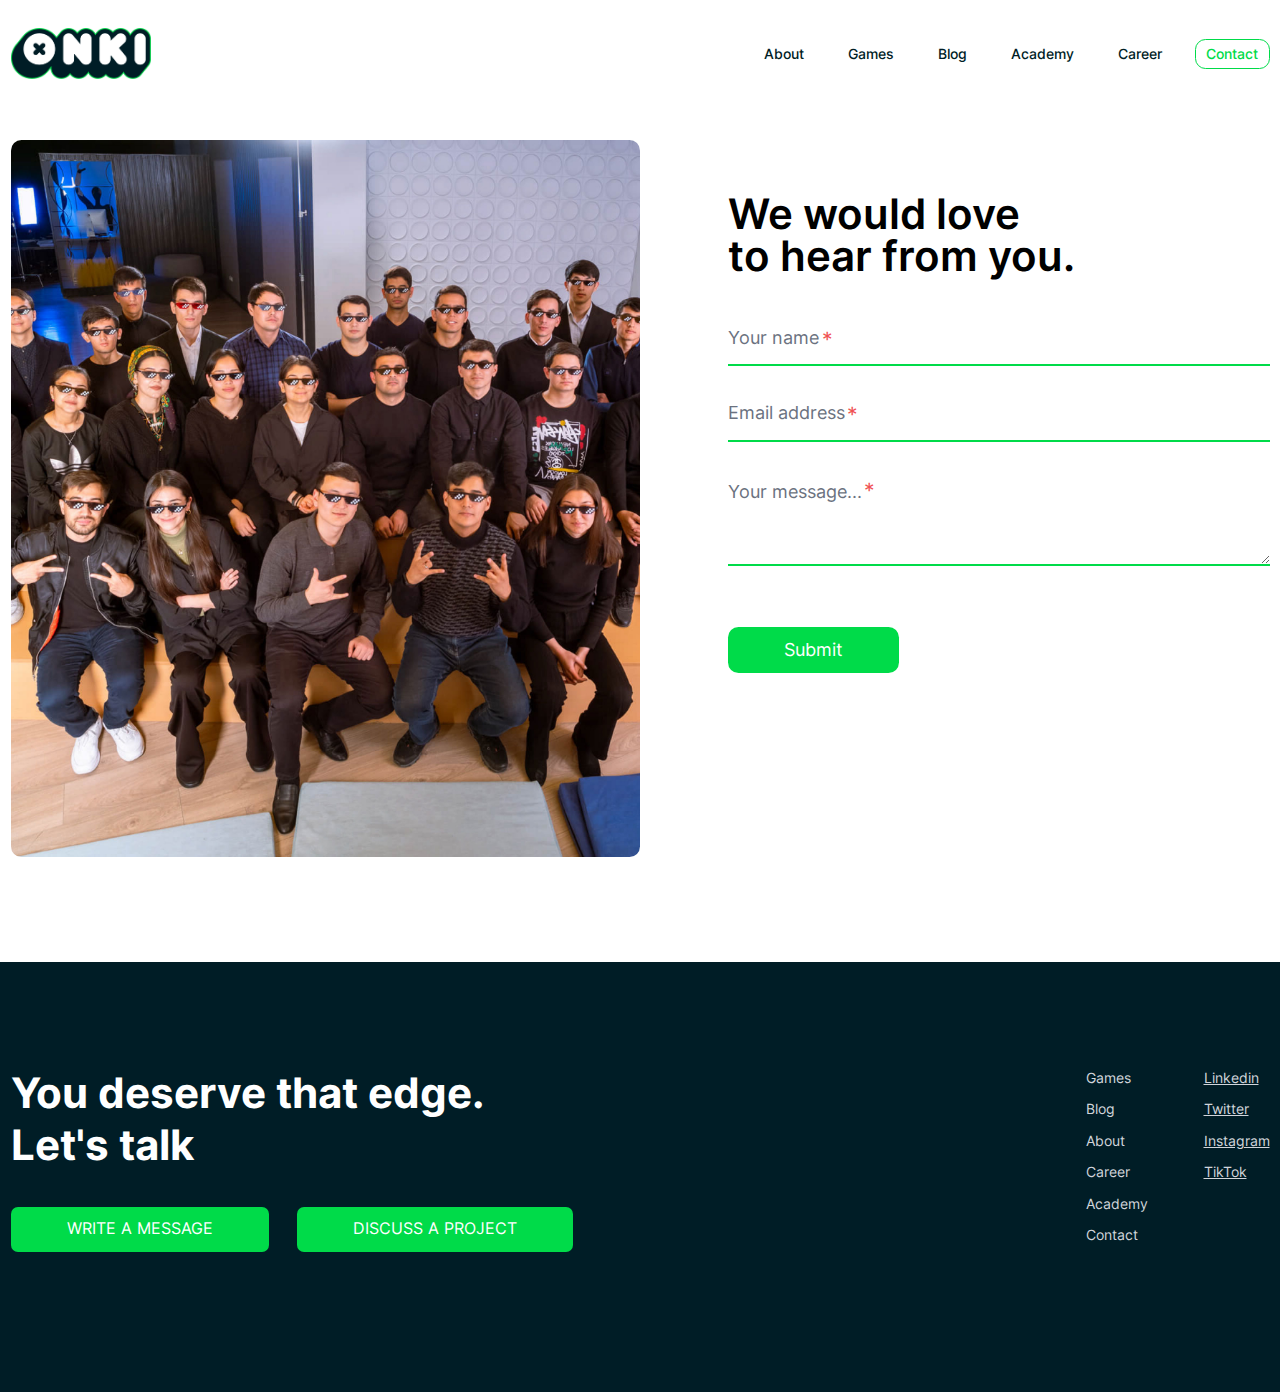
<file: contact/index.html>
<!DOCTYPE html>
<html  lang="en">
<head><meta charset="utf-8">
<meta name="viewport" content="width=device-width, initial-scale=1">
<title>Onki Games</title>
<meta http-equiv="Content-Type" content="text/html; charset=utf-8">
<meta name="description" content>
<meta name="robots" content="index, follow">
<meta name="keywords" content>
<meta property="og:type" content="website">
<meta property="og:url" content="https://belli.tm/">
<meta property="og:title" content>
<meta property="og:description" content>
<meta property="og:image" content>
<meta property="twitter:card" content="summary_large_image">
<meta property="twitter:url" content="https://belli.tm/">
<meta property="twitter:title" content>
<meta property="twitter:description" content>
<meta property="twitter:image" content>
<link rel="preload" as="fetch" crossorigin="anonymous" href="/contact/_payload.json">
<style>/*! tailwindcss v3.4.0 | MIT License | https://tailwindcss.com*/*,:after,:before{border:0 solid #e5e7eb;box-sizing:border-box}:after,:before{--tw-content:""}:host,html{line-height:1.5;-webkit-text-size-adjust:100%;font-family:ui-sans-serif,system-ui,-apple-system,BlinkMacSystemFont,Segoe UI,Roboto,Helvetica Neue,Arial,Noto Sans,sans-serif,Apple Color Emoji,Segoe UI Emoji,Segoe UI Symbol,Noto Color Emoji;font-feature-settings:normal;font-variation-settings:normal;tab-size:4;-webkit-tap-highlight-color:transparent}body{line-height:inherit;margin:0}hr{border-top-width:1px;color:inherit;height:0}abbr:where([title]){-webkit-text-decoration:underline dotted;text-decoration:underline dotted}h1,h2,h3,h4,h5,h6{font-size:inherit;font-weight:inherit}a{color:inherit;text-decoration:inherit}b,strong{font-weight:bolder}code,kbd,pre,samp{font-family:ui-monospace,SFMono-Regular,Menlo,Monaco,Consolas,Liberation Mono,Courier New,monospace;font-feature-settings:normal;font-size:1em;font-variation-settings:normal}small{font-size:80%}sub,sup{font-size:75%;line-height:0;position:relative;vertical-align:baseline}sub{bottom:-.25em}sup{top:-.5em}table{border-collapse:collapse;border-color:inherit;text-indent:0}button,input,optgroup,select,textarea{color:inherit;font-family:inherit;font-feature-settings:inherit;font-size:100%;font-variation-settings:inherit;font-weight:inherit;line-height:inherit;margin:0;padding:0}button,select{text-transform:none}[type=button],[type=reset],[type=submit],button{-webkit-appearance:button;background-color:transparent;background-image:none}:-moz-focusring{outline:auto}:-moz-ui-invalid{box-shadow:none}progress{vertical-align:baseline}::-webkit-inner-spin-button,::-webkit-outer-spin-button{height:auto}[type=search]{-webkit-appearance:textfield;outline-offset:-2px}::-webkit-search-decoration{-webkit-appearance:none}::-webkit-file-upload-button{-webkit-appearance:button;font:inherit}summary{display:list-item}blockquote,dd,dl,figure,h1,h2,h3,h4,h5,h6,hr,p,pre{margin:0}fieldset{margin:0}fieldset,legend{padding:0}menu,ol,ul{list-style:none;margin:0;padding:0}dialog{padding:0}textarea{resize:vertical}input::placeholder,textarea::placeholder{color:#9ca3af;opacity:1}[role=button],button{cursor:pointer}:disabled{cursor:default}audio,canvas,embed,iframe,img,object,svg,video{display:block;vertical-align:middle}img,video{height:auto;max-width:100%}[hidden]{display:none}.tooltip-arrow,.tooltip-arrow:before{background:inherit;height:8px;position:absolute;width:8px}.tooltip-arrow{visibility:hidden}.tooltip-arrow:before{content:"";transform:rotate(45deg);visibility:visible}[data-tooltip-style^=light]+.tooltip>.tooltip-arrow:before{border-color:#e5e7eb;border-style:solid}[data-tooltip-style^=light]+.tooltip[data-popper-placement^=top]>.tooltip-arrow:before{border-bottom-width:1px;border-right-width:1px}[data-tooltip-style^=light]+.tooltip[data-popper-placement^=right]>.tooltip-arrow:before{border-bottom-width:1px;border-left-width:1px}[data-tooltip-style^=light]+.tooltip[data-popper-placement^=bottom]>.tooltip-arrow:before{border-left-width:1px;border-top-width:1px}[data-tooltip-style^=light]+.tooltip[data-popper-placement^=left]>.tooltip-arrow:before{border-right-width:1px;border-top-width:1px}.tooltip[data-popper-placement^=top]>.tooltip-arrow{bottom:-4px}.tooltip[data-popper-placement^=bottom]>.tooltip-arrow{top:-4px}.tooltip[data-popper-placement^=left]>.tooltip-arrow{right:-4px}.tooltip[data-popper-placement^=right]>.tooltip-arrow{left:-4px}.tooltip.invisible>.tooltip-arrow:before{visibility:hidden}[data-popper-arrow],[data-popper-arrow]:before{background:inherit;height:8px;position:absolute;width:8px}[data-popper-arrow]{visibility:hidden}[data-popper-arrow]:after,[data-popper-arrow]:before{content:"";transform:rotate(45deg);visibility:visible}[data-popper-arrow]:after{background:inherit;height:9px;position:absolute;width:9px}[role=tooltip]>[data-popper-arrow]:before{border-color:#e5e7eb;border-style:solid}.dark [role=tooltip]>[data-popper-arrow]:before{border-color:#4b5563;border-style:solid}[role=tooltip]>[data-popper-arrow]:after{border-color:#e5e7eb;border-style:solid}.dark [role=tooltip]>[data-popper-arrow]:after{border-color:#4b5563;border-style:solid}[data-popover][role=tooltip][data-popper-placement^=top]>[data-popper-arrow]:after,[data-popover][role=tooltip][data-popper-placement^=top]>[data-popper-arrow]:before{border-bottom-width:1px;border-right-width:1px}[data-popover][role=tooltip][data-popper-placement^=right]>[data-popper-arrow]:after,[data-popover][role=tooltip][data-popper-placement^=right]>[data-popper-arrow]:before{border-bottom-width:1px;border-left-width:1px}[data-popover][role=tooltip][data-popper-placement^=bottom]>[data-popper-arrow]:after,[data-popover][role=tooltip][data-popper-placement^=bottom]>[data-popper-arrow]:before{border-left-width:1px;border-top-width:1px}[data-popover][role=tooltip][data-popper-placement^=left]>[data-popper-arrow]:after,[data-popover][role=tooltip][data-popper-placement^=left]>[data-popper-arrow]:before{border-right-width:1px;border-top-width:1px}[data-popover][role=tooltip][data-popper-placement^=top]>[data-popper-arrow]{bottom:-5px}[data-popover][role=tooltip][data-popper-placement^=bottom]>[data-popper-arrow]{top:-5px}[data-popover][role=tooltip][data-popper-placement^=left]>[data-popper-arrow]{right:-5px}[data-popover][role=tooltip][data-popper-placement^=right]>[data-popper-arrow]{left:-5px}[role=tooltip].invisible>[data-popper-arrow]:after,[role=tooltip].invisible>[data-popper-arrow]:before{visibility:hidden}[multiple],[type=date],[type=datetime-local],[type=email],[type=month],[type=number],[type=password],[type=search],[type=tel],[type=text],[type=time],[type=url],[type=week],select,textarea{-webkit-appearance:none;appearance:none;background-color:#fff;border-color:#6b7280;border-radius:0;border-width:1px;font-size:1rem;line-height:1.5rem;padding:.5rem .75rem;--tw-shadow:0 0 #0000}[multiple]:focus,[type=date]:focus,[type=datetime-local]:focus,[type=email]:focus,[type=month]:focus,[type=number]:focus,[type=password]:focus,[type=search]:focus,[type=tel]:focus,[type=text]:focus,[type=time]:focus,[type=url]:focus,[type=week]:focus,select:focus,textarea:focus{outline:2px solid transparent;outline-offset:2px;--tw-ring-inset:var(--tw-empty,/*!*/ /*!*/);--tw-ring-offset-width:0px;--tw-ring-offset-color:#fff;--tw-ring-color:#1c64f2;--tw-ring-offset-shadow:var(--tw-ring-inset) 0 0 0 var(--tw-ring-offset-width) var(--tw-ring-offset-color);--tw-ring-shadow:var(--tw-ring-inset) 0 0 0 calc(1px + var(--tw-ring-offset-width)) var(--tw-ring-color);border-color:#1c64f2;box-shadow:/*!*/ /*!*/ 0 0 0 0 #fff,/*!*/ /*!*/ 0 0 0 1px #1c64f2,var(--tw-shadow);box-shadow:var(--tw-ring-offset-shadow),var(--tw-ring-shadow),var(--tw-shadow)}input::placeholder,textarea::placeholder{color:#6b7280;opacity:1}::-webkit-datetime-edit-fields-wrapper{padding:0}::-webkit-date-and-time-value{min-height:1.5em}select:not([size]){background-image:url("data:image/svg+xml;charset=utf-8,%3Csvg xmlns='http://www.w3.org/2000/svg' fill='none' aria-hidden='true' viewBox='0 0 10 6'%3E%3Cpath stroke='%236B7280' stroke-linecap='round' stroke-linejoin='round' stroke-width='2' d='m1 1 4 4 4-4'/%3E%3C/svg%3E");background-position:right .75rem center;background-repeat:no-repeat;background-size:.75em .75em;padding-right:2.5rem;-webkit-print-color-adjust:exact;print-color-adjust:exact}:is([dir=rtl]) select:not([size]){background-position:left .75rem center;padding-left:0;padding-right:.75rem}[multiple]{background-image:none;background-position:0 0;background-repeat:unset;background-size:initial;padding-right:.75rem;-webkit-print-color-adjust:unset;print-color-adjust:unset}[type=checkbox],[type=radio]{-webkit-appearance:none;appearance:none;background-color:#fff;background-origin:border-box;border-color:#6b7280;border-width:1px;color:#1c64f2;display:inline-block;flex-shrink:0;height:1rem;padding:0;-webkit-print-color-adjust:exact;print-color-adjust:exact;-webkit-user-select:none;user-select:none;vertical-align:middle;width:1rem;--tw-shadow:0 0 #0000}[type=checkbox]{border-radius:0}[type=radio]{border-radius:100%}[type=checkbox]:focus,[type=radio]:focus{outline:2px solid transparent;outline-offset:2px;--tw-ring-inset:var(--tw-empty,/*!*/ /*!*/);--tw-ring-offset-width:2px;--tw-ring-offset-color:#fff;--tw-ring-color:#1c64f2;--tw-ring-offset-shadow:var(--tw-ring-inset) 0 0 0 var(--tw-ring-offset-width) var(--tw-ring-offset-color);--tw-ring-shadow:var(--tw-ring-inset) 0 0 0 calc(2px + var(--tw-ring-offset-width)) var(--tw-ring-color);box-shadow:/*!*/ /*!*/ 0 0 0 2px #fff,/*!*/ /*!*/ 0 0 0 4px #1c64f2,var(--tw-shadow);box-shadow:var(--tw-ring-offset-shadow),var(--tw-ring-shadow),var(--tw-shadow)}.dark [type=checkbox]:checked,.dark [type=radio]:checked,[type=checkbox]:checked,[type=radio]:checked{background-color:currentColor;background-position:50%;background-repeat:no-repeat;background-size:.55em .55em;border-color:transparent}[type=checkbox]:checked{background-image:url("data:image/svg+xml;charset=utf-8,%3Csvg xmlns='http://www.w3.org/2000/svg' fill='none' aria-hidden='true' viewBox='0 0 16 12'%3E%3Cpath stroke='%23fff' stroke-linecap='round' stroke-linejoin='round' stroke-width='3' d='M1 5.917 5.724 10.5 15 1.5'/%3E%3C/svg%3E");background-repeat:no-repeat;background-size:.55em .55em;-webkit-print-color-adjust:exact;print-color-adjust:exact}.dark [type=radio]:checked,[type=radio]:checked{background-image:url("data:image/svg+xml;charset=utf-8,%3Csvg xmlns='http://www.w3.org/2000/svg' fill='%23fff' viewBox='0 0 16 16'%3E%3Ccircle cx='8' cy='8' r='3'/%3E%3C/svg%3E");background-size:1em 1em}[type=checkbox]:indeterminate{background-color:currentColor;background-image:url("data:image/svg+xml;charset=utf-8,%3Csvg xmlns='http://www.w3.org/2000/svg' fill='none' aria-hidden='true' viewBox='0 0 16 12'%3E%3Cpath stroke='%23fff' stroke-linecap='round' stroke-linejoin='round' stroke-width='3' d='M1 5.917 5.724 10.5 15 1.5'/%3E%3C/svg%3E");background-position:50%;background-repeat:no-repeat;background-size:.55em .55em;border-color:transparent;-webkit-print-color-adjust:exact;print-color-adjust:exact}[type=checkbox]:indeterminate:focus,[type=checkbox]:indeterminate:hover{background-color:currentColor;border-color:transparent}[type=file]{background:unset;border-color:inherit;border-radius:0;border-width:0;font-size:unset;line-height:inherit;padding:0}[type=file]:focus{outline:1px auto inherit}input[type=file]::file-selector-button{background:#1f2937;border:0;color:#fff;cursor:pointer;font-size:.875rem;font-weight:500;margin-inline-end:1rem;margin-inline-start:-1rem;padding:.625rem 1rem .625rem 2rem}input[type=file]::file-selector-button:hover{background:#374151}:is([dir=rtl]) input[type=file]::file-selector-button{padding-left:1rem;padding-right:2rem}.dark input[type=file]::file-selector-button{background:#4b5563;color:#fff}.dark input[type=file]::file-selector-button:hover{background:#6b7280}input[type=range]::-webkit-slider-thumb{appearance:none;-moz-appearance:none;-webkit-appearance:none;background:#1c64f2;border:0;border-radius:9999px;cursor:pointer;height:1.25rem;width:1.25rem}input[type=range]:disabled::-webkit-slider-thumb{background:#9ca3af}.dark input[type=range]:disabled::-webkit-slider-thumb{background:#6b7280}input[type=range]:focus::-webkit-slider-thumb{outline:2px solid transparent;outline-offset:2px;--tw-ring-offset-shadow:var(--tw-ring-inset) 0 0 0 var(--tw-ring-offset-width) var(--tw-ring-offset-color);--tw-ring-shadow:var(--tw-ring-inset) 0 0 0 calc(4px + var(--tw-ring-offset-width)) var(--tw-ring-color);box-shadow:var(--tw-ring-inset) 0 0 0 var(--tw-ring-offset-width) var(--tw-ring-offset-color),var(--tw-ring-inset) 0 0 0 calc(4px + var(--tw-ring-offset-width)) rgb(164 202 254/1px),0 0 #0000;box-shadow:var(--tw-ring-offset-shadow),var(--tw-ring-shadow),var(--tw-shadow,0 0 #0000);--tw-ring-opacity:1px;--tw-ring-color:rgb(164 202 254/var(--tw-ring-opacity))}input[type=range]::-moz-range-thumb{appearance:none;-moz-appearance:none;-webkit-appearance:none;background:#1c64f2;border:0;border-radius:9999px;cursor:pointer;height:1.25rem;width:1.25rem}input[type=range]:disabled::-moz-range-thumb{background:#9ca3af}.dark input[type=range]:disabled::-moz-range-thumb{background:#6b7280}input[type=range]::-moz-range-progress{background:#3f83f8}input[type=range]::-ms-fill-lower{background:#3f83f8}.toggle-bg:after{background:#fff;border-color:#d1d5db;border-radius:9999px;border-width:1px;box-shadow:var(--tw-ring-inset) 0 0 0 calc(var(--tw-ring-offset-width)) var(--tw-ring-color);content:"";height:1.25rem;left:.125rem;position:absolute;top:.125rem;transition-duration:.15s;transition-property:background-color,border-color,color,fill,stroke,opacity,box-shadow,transform,filter,backdrop-filter,-webkit-backdrop-filter;width:1.25rem}input:checked+.toggle-bg:after{border-color:#fff;transform:translateX(100%);}input:checked+.toggle-bg{background:#1c64f2;border-color:#1c64f2}*,:after,:before{--tw-border-spacing-x:0;--tw-border-spacing-y:0;--tw-translate-x:0;--tw-translate-y:0;--tw-rotate:0;--tw-skew-x:0;--tw-skew-y:0;--tw-scale-x:1;--tw-scale-y:1;--tw-pan-x: ;--tw-pan-y: ;--tw-pinch-zoom: ;--tw-scroll-snap-strictness:proximity;--tw-gradient-from-position: ;--tw-gradient-via-position: ;--tw-gradient-to-position: ;--tw-ordinal: ;--tw-slashed-zero: ;--tw-numeric-figure: ;--tw-numeric-spacing: ;--tw-numeric-fraction: ;--tw-ring-inset: ;--tw-ring-offset-width:0px;--tw-ring-offset-color:#fff;--tw-ring-color:rgba(63,131,248,.5);--tw-ring-offset-shadow:0 0 #0000;--tw-ring-shadow:0 0 #0000;--tw-shadow:0 0 #0000;--tw-shadow-colored:0 0 #0000;--tw-blur: ;--tw-brightness: ;--tw-contrast: ;--tw-grayscale: ;--tw-hue-rotate: ;--tw-invert: ;--tw-saturate: ;--tw-sepia: ;--tw-drop-shadow: ;--tw-backdrop-blur: ;--tw-backdrop-brightness: ;--tw-backdrop-contrast: ;--tw-backdrop-grayscale: ;--tw-backdrop-hue-rotate: ;--tw-backdrop-invert: ;--tw-backdrop-opacity: ;--tw-backdrop-saturate: ;--tw-backdrop-sepia: }::backdrop{--tw-border-spacing-x:0;--tw-border-spacing-y:0;--tw-translate-x:0;--tw-translate-y:0;--tw-rotate:0;--tw-skew-x:0;--tw-skew-y:0;--tw-scale-x:1;--tw-scale-y:1;--tw-pan-x: ;--tw-pan-y: ;--tw-pinch-zoom: ;--tw-scroll-snap-strictness:proximity;--tw-gradient-from-position: ;--tw-gradient-via-position: ;--tw-gradient-to-position: ;--tw-ordinal: ;--tw-slashed-zero: ;--tw-numeric-figure: ;--tw-numeric-spacing: ;--tw-numeric-fraction: ;--tw-ring-inset: ;--tw-ring-offset-width:0px;--tw-ring-offset-color:#fff;--tw-ring-color:rgba(63,131,248,.5);--tw-ring-offset-shadow:0 0 #0000;--tw-ring-shadow:0 0 #0000;--tw-shadow:0 0 #0000;--tw-shadow-colored:0 0 #0000;--tw-blur: ;--tw-brightness: ;--tw-contrast: ;--tw-grayscale: ;--tw-hue-rotate: ;--tw-invert: ;--tw-saturate: ;--tw-sepia: ;--tw-drop-shadow: ;--tw-backdrop-blur: ;--tw-backdrop-brightness: ;--tw-backdrop-contrast: ;--tw-backdrop-grayscale: ;--tw-backdrop-hue-rotate: ;--tw-backdrop-invert: ;--tw-backdrop-opacity: ;--tw-backdrop-saturate: ;--tw-backdrop-sepia: }.container{width:100%}@media (min-width:440px){.container{max-width:440px}}@media (min-width:640px){.container{max-width:640px}}@media (min-width:768px){.container{max-width:768px}}@media (min-width:1024px){.container{max-width:1024px}}@media (min-width:1280px){.container{max-width:1280px}}@media (min-width:1536px){.container{max-width:1536px}}@media (min-width:1920px){.container{max-width:1920px}}@media (min-width:2560px){.container{max-width:2560px}}@media (min-width:3840px){.container{max-width:3840px}}.sr-only{height:1px;margin:-1px;overflow:hidden;padding:0;position:absolute;width:1px;clip:rect(0,0,0,0);border-width:0;white-space:nowrap}.visible{visibility:visible}.invisible{visibility:hidden}.collapse{visibility:collapse}.static{position:static}.fixed{position:fixed}.absolute{position:absolute}.relative{position:relative}.inset-0{inset:0}.-bottom-10{bottom:-2.5rem}.-left-20{left:-5rem}.bottom-0{bottom:0}.bottom-15{bottom:3.75rem}.bottom-20{bottom:5rem}.bottom-\[60px\]{bottom:60px}.left-0{left:0}.left-1\/2{left:50%}.left-27{left:6.75rem}.left-34{left:8.5rem}.left-39{left:9.75rem}.left-4{left:1rem}.left-8{left:2rem}.right-0{right:0}.right-1\/2{right:50%}.right-8{right:2rem}.top-0{top:0}.top-1\/2{top:50%}.top-10{top:2.5rem}.top-4{top:1rem}.top-\[45\%\]{top:45%}.z-10{z-index:10}.z-20{z-index:20}.z-30{z-index:30}.z-40{z-index:40}.z-50{z-index:50}.z-\[100\]{z-index:100}.z-\[10\]{z-index:10}.z-\[1\]{z-index:1}.z-\[2\]{z-index:2}.z-\[4\]{z-index:4}.z-\[8\]{z-index:8}.z-\[9\]{z-index:9}.col-span-1{grid-column:span 1/span 1}.col-span-2{grid-column:span 2/span 2}.mx-30{margin-left:7.5rem;margin-right:7.5rem}.mx-auto{margin-left:auto;margin-right:auto}.my-20{margin-bottom:5rem;margin-top:5rem}.mb-1{margin-bottom:.25rem}.mb-10{margin-bottom:2.5rem}.mb-2{margin-bottom:.5rem}.mb-6{margin-bottom:1.5rem}.mb-8{margin-bottom:2rem}.ml-10{margin-left:2.5rem}.ml-16{margin-left:4rem}.ml-30{margin-left:7.5rem}.ml-8{margin-left:2rem}.mt-1{margin-top:.25rem}.mt-10{margin-top:2.5rem}.mt-15{margin-top:3.75rem}.mt-2{margin-top:.5rem}.mt-2\.5{margin-top:.625rem}.mt-20{margin-top:5rem}.mt-3{margin-top:.75rem}.mt-4{margin-top:1rem}.mt-40{margin-top:10rem}.mt-5{margin-top:1.25rem}.mt-6{margin-top:1.5rem}.mt-auto{margin-top:auto}.block{display:block}.inline-block{display:inline-block}.inline{display:inline}.flex{display:flex}.inline-flex{display:inline-flex}.table{display:table}.grid{display:grid}.\!hidden{display:none!important}.hidden{display:none}.h-10{height:2.5rem}.h-100{height:25rem}.h-155{height:38.75rem}.h-175{height:43.75rem}.h-180{height:45rem}.h-4{height:1rem}.h-5{height:1.25rem}.h-6{height:1.5rem}.h-70{height:17.5rem}.h-80{height:20rem}.h-9{height:2.25rem}.h-\[80vh\]{height:80vh}.h-full{height:100%}.w-1\/2{width:50%}.w-1\/3{width:33.333333%}.w-10{width:2.5rem}.w-100{width:25rem}.w-125{width:31.25rem}.w-4{width:1rem}.w-40{width:10rem}.w-5{width:1.25rem}.w-55{width:13.75rem}.w-6{width:1.5rem}.w-60{width:15rem}.w-64{width:16rem}.w-70{width:17.5rem}.w-80{width:20rem}.w-\[33\.33\%\]{width:33.33%}.w-\[44\%\]{width:44%}.w-\[68\%\]{width:68%}.w-\[70\%\]{width:70%}.w-\[85\%\]{width:85%}.w-\[95\%\]{width:95%}.w-fit{width:-moz-fit-content;width:fit-content}.w-full{width:100%}.max-w-screen-xl{max-width:1280px}.flex-1{flex:1 1 0%}.flex-shrink{flex-shrink:1}.grow{flex-grow:1}.\!translate-x-1\/2{--tw-translate-x:50%!important;transform:translate(50%,var(--tw-translate-y)) rotate(var(--tw-rotate)) skewX(var(--tw-skew-x)) skewY(var(--tw-skew-y)) scaleX(var(--tw-scale-x)) scaleY(var(--tw-scale-y))!important;transform:translate(var(--tw-translate-x),var(--tw-translate-y)) rotate(var(--tw-rotate)) skewX(var(--tw-skew-x)) skewY(var(--tw-skew-y)) scaleX(var(--tw-scale-x)) scaleY(var(--tw-scale-y))!important}.\!translate-x-40{--tw-translate-x:10rem!important;transform:translate(10rem,var(--tw-translate-y)) rotate(var(--tw-rotate)) skewX(var(--tw-skew-x)) skewY(var(--tw-skew-y)) scaleX(var(--tw-scale-x)) scaleY(var(--tw-scale-y))!important;transform:translate(var(--tw-translate-x),var(--tw-translate-y)) rotate(var(--tw-rotate)) skewX(var(--tw-skew-x)) skewY(var(--tw-skew-y)) scaleX(var(--tw-scale-x)) scaleY(var(--tw-scale-y))!important}.-translate-x-1\/2{--tw-translate-x:-50%;transform:translate(-50%,var(--tw-translate-y)) rotate(var(--tw-rotate)) skewX(var(--tw-skew-x)) skewY(var(--tw-skew-y)) scaleX(var(--tw-scale-x)) scaleY(var(--tw-scale-y));transform:translate(var(--tw-translate-x),var(--tw-translate-y)) rotate(var(--tw-rotate)) skewX(var(--tw-skew-x)) skewY(var(--tw-skew-y)) scaleX(var(--tw-scale-x)) scaleY(var(--tw-scale-y))}.-translate-x-full{--tw-translate-x:-100%;transform:translate(-100%,var(--tw-translate-y)) rotate(var(--tw-rotate)) skewX(var(--tw-skew-x)) skewY(var(--tw-skew-y)) scaleX(var(--tw-scale-x)) scaleY(var(--tw-scale-y));transform:translate(var(--tw-translate-x),var(--tw-translate-y)) rotate(var(--tw-rotate)) skewX(var(--tw-skew-x)) skewY(var(--tw-skew-y)) scaleX(var(--tw-scale-x)) scaleY(var(--tw-scale-y))}.-translate-y-1\/2{--tw-translate-y:-50%;transform:translate(var(--tw-translate-x),-50%) rotate(var(--tw-rotate)) skewX(var(--tw-skew-x)) skewY(var(--tw-skew-y)) scaleX(var(--tw-scale-x)) scaleY(var(--tw-scale-y));transform:translate(var(--tw-translate-x),var(--tw-translate-y)) rotate(var(--tw-rotate)) skewX(var(--tw-skew-x)) skewY(var(--tw-skew-y)) scaleX(var(--tw-scale-x)) scaleY(var(--tw-scale-y))}.-translate-y-20{--tw-translate-y:-5rem;transform:translate(var(--tw-translate-x),-5rem) rotate(var(--tw-rotate)) skewX(var(--tw-skew-x)) skewY(var(--tw-skew-y)) scaleX(var(--tw-scale-x)) scaleY(var(--tw-scale-y));transform:translate(var(--tw-translate-x),var(--tw-translate-y)) rotate(var(--tw-rotate)) skewX(var(--tw-skew-x)) skewY(var(--tw-skew-y)) scaleX(var(--tw-scale-x)) scaleY(var(--tw-scale-y))}.-translate-y-full{--tw-translate-y:-100%;transform:translate(var(--tw-translate-x),-100%) rotate(var(--tw-rotate)) skewX(var(--tw-skew-x)) skewY(var(--tw-skew-y)) scaleX(var(--tw-scale-x)) scaleY(var(--tw-scale-y));transform:translate(var(--tw-translate-x),var(--tw-translate-y)) rotate(var(--tw-rotate)) skewX(var(--tw-skew-x)) skewY(var(--tw-skew-y)) scaleX(var(--tw-scale-x)) scaleY(var(--tw-scale-y))}.translate-x-0{--tw-translate-x:0rem;transform:translateY(var(--tw-translate-y)) rotate(var(--tw-rotate)) skewX(var(--tw-skew-x)) skewY(var(--tw-skew-y)) scaleX(var(--tw-scale-x)) scaleY(var(--tw-scale-y));transform:translate(var(--tw-translate-x),var(--tw-translate-y)) rotate(var(--tw-rotate)) skewX(var(--tw-skew-x)) skewY(var(--tw-skew-y)) scaleX(var(--tw-scale-x)) scaleY(var(--tw-scale-y))}.translate-x-full{--tw-translate-x:100%;transform:translate(100%,var(--tw-translate-y)) rotate(var(--tw-rotate)) skewX(var(--tw-skew-x)) skewY(var(--tw-skew-y)) scaleX(var(--tw-scale-x)) scaleY(var(--tw-scale-y));transform:translate(var(--tw-translate-x),var(--tw-translate-y)) rotate(var(--tw-rotate)) skewX(var(--tw-skew-x)) skewY(var(--tw-skew-y)) scaleX(var(--tw-scale-x)) scaleY(var(--tw-scale-y))}.translate-y-20{--tw-translate-y:5rem;transform:translate(var(--tw-translate-x),5rem) rotate(var(--tw-rotate)) skewX(var(--tw-skew-x)) skewY(var(--tw-skew-y)) scaleX(var(--tw-scale-x)) scaleY(var(--tw-scale-y));transform:translate(var(--tw-translate-x),var(--tw-translate-y)) rotate(var(--tw-rotate)) skewX(var(--tw-skew-x)) skewY(var(--tw-skew-y)) scaleX(var(--tw-scale-x)) scaleY(var(--tw-scale-y))}.translate-y-\[calc\(100\%-2rem\)\]{--tw-translate-y:calc(100% - 2rem);transform:translate(var(--tw-translate-x),calc(100% - 2rem)) rotate(var(--tw-rotate)) skewX(var(--tw-skew-x)) skewY(var(--tw-skew-y)) scaleX(var(--tw-scale-x)) scaleY(var(--tw-scale-y));transform:translate(var(--tw-translate-x),var(--tw-translate-y)) rotate(var(--tw-rotate)) skewX(var(--tw-skew-x)) skewY(var(--tw-skew-y)) scaleX(var(--tw-scale-x)) scaleY(var(--tw-scale-y))}.translate-y-full{--tw-translate-y:100%;transform:translate(var(--tw-translate-x),100%) rotate(var(--tw-rotate)) skewX(var(--tw-skew-x)) skewY(var(--tw-skew-y)) scaleX(var(--tw-scale-x)) scaleY(var(--tw-scale-y));transform:translate(var(--tw-translate-x),var(--tw-translate-y)) rotate(var(--tw-rotate)) skewX(var(--tw-skew-x)) skewY(var(--tw-skew-y)) scaleX(var(--tw-scale-x)) scaleY(var(--tw-scale-y))}.-rotate-12{--tw-rotate:-12deg;transform:translate(var(--tw-translate-x),var(--tw-translate-y)) rotate(-12deg) skewX(var(--tw-skew-x)) skewY(var(--tw-skew-y)) scaleX(var(--tw-scale-x)) scaleY(var(--tw-scale-y));transform:translate(var(--tw-translate-x),var(--tw-translate-y)) rotate(var(--tw-rotate)) skewX(var(--tw-skew-x)) skewY(var(--tw-skew-y)) scaleX(var(--tw-scale-x)) scaleY(var(--tw-scale-y))}.rotate-12{--tw-rotate:12deg;transform:translate(var(--tw-translate-x),var(--tw-translate-y)) rotate(12deg) skewX(var(--tw-skew-x)) skewY(var(--tw-skew-y)) scaleX(var(--tw-scale-x)) scaleY(var(--tw-scale-y));transform:translate(var(--tw-translate-x),var(--tw-translate-y)) rotate(var(--tw-rotate)) skewX(var(--tw-skew-x)) skewY(var(--tw-skew-y)) scaleX(var(--tw-scale-x)) scaleY(var(--tw-scale-y))}.rotate-180{--tw-rotate:180deg;transform:translate(var(--tw-translate-x),var(--tw-translate-y)) rotate(180deg) skewX(var(--tw-skew-x)) skewY(var(--tw-skew-y)) scaleX(var(--tw-scale-x)) scaleY(var(--tw-scale-y))}.rotate-180,.transform{transform:translate(var(--tw-translate-x),var(--tw-translate-y)) rotate(var(--tw-rotate)) skewX(var(--tw-skew-x)) skewY(var(--tw-skew-y)) scaleX(var(--tw-scale-x)) scaleY(var(--tw-scale-y))}.transform-none{transform:none}.cursor-default{cursor:default}.cursor-not-allowed{cursor:not-allowed}.cursor-pointer{cursor:pointer}.resize{resize:both}.grid-cols-2{grid-template-columns:repeat(2,minmax(0,1fr))}.grid-cols-3{grid-template-columns:repeat(3,minmax(0,1fr))}.grid-cols-4{grid-template-columns:repeat(4,minmax(0,1fr))}.grid-cols-7{grid-template-columns:repeat(7,minmax(0,1fr))}.flex-col{flex-direction:column}.flex-wrap{flex-wrap:wrap}.items-start{align-items:flex-start}.items-end{align-items:flex-end}.items-center{align-items:center}.justify-start{justify-content:flex-start}.justify-end{justify-content:flex-end}.justify-center{justify-content:center}.justify-between{justify-content:space-between}.gap-16{gap:4rem}.gap-6{gap:1.5rem}.gap-x-4{column-gap:1rem}.gap-x-6{column-gap:1.5rem}.gap-x-8{column-gap:2rem}.gap-y-6{row-gap:1.5rem}.space-x-2>:not([hidden])~:not([hidden]){--tw-space-x-reverse:0;margin-left:.5rem;margin-left:calc(.5rem*(1 - var(--tw-space-x-reverse)));margin-right:0;margin-right:calc(.5rem*var(--tw-space-x-reverse))}.space-x-40>:not([hidden])~:not([hidden]){--tw-space-x-reverse:0;margin-left:10rem;margin-left:calc(10rem*(1 - var(--tw-space-x-reverse)));margin-right:0;margin-right:calc(10rem*var(--tw-space-x-reverse))}.overflow-hidden{overflow:hidden}.overflow-x-hidden{overflow-x:hidden}.whitespace-nowrap{white-space:nowrap}.rounded-2xl{border-radius:1rem}.rounded-3xl{border-radius:1.5rem}.rounded-\[1\.7rem\]{border-radius:1.7rem}.rounded-\[1\.8rem\]{border-radius:1.8rem}.rounded-full{border-radius:9999px}.rounded-lg{border-radius:.5rem}.rounded-md{border-radius:.375rem}.rounded-xl{border-radius:.75rem}.rounded-e-lg{border-end-end-radius:.5rem;border-start-end-radius:.5rem}.rounded-l-lg{border-bottom-left-radius:.5rem;border-top-left-radius:.5rem}.rounded-r-lg{border-bottom-right-radius:.5rem;border-top-right-radius:.5rem}.rounded-s-lg{border-end-start-radius:.5rem;border-start-start-radius:.5rem}.border{border-width:1px}.border-0{border-width:0}.border-2{border-width:2px}.border-4{border-width:4px}.border-b{border-bottom-width:1px}.border-b-2{border-bottom-width:2px}.border-l-0{border-left-width:0}.border-r-0{border-right-width:0}.border-t-0{border-top-width:0}.\!border-primary{--tw-border-opacity:1!important;border-color:#00db49!important;border-color:rgb(0 219 73/var(--tw-border-opacity))!important}.border-blue-600{--tw-border-opacity:1;border-color:#1c64f2;border-color:rgb(28 100 242/var(--tw-border-opacity))}.border-blue-700{--tw-border-opacity:1;border-color:#1a56db;border-color:rgb(26 86 219/var(--tw-border-opacity))}.border-gray-100{--tw-border-opacity:1;border-color:#f3f4f6;border-color:rgb(243 244 246/var(--tw-border-opacity))}.border-gray-300{--tw-border-opacity:1;border-color:#d1d5db;border-color:rgb(209 213 219/var(--tw-border-opacity))}.border-gray-400{--tw-border-opacity:1;border-color:#9ca3af;border-color:rgb(156 163 175/var(--tw-border-opacity))}.border-primary{--tw-border-opacity:1;border-color:#00db49;border-color:rgb(0 219 73/var(--tw-border-opacity))}.border-transparent{border-color:transparent}.border-white{--tw-border-opacity:1;border-color:#fff;border-color:rgb(255 255 255/var(--tw-border-opacity))}.bg-\[\#001D26\]{--tw-bg-opacity:1;background-color:#001d26;background-color:rgb(0 29 38/var(--tw-bg-opacity))}.bg-\[\#F1F1F1\]{--tw-bg-opacity:1;background-color:#f1f1f1;background-color:rgb(241 241 241/var(--tw-bg-opacity))}.bg-\[\#F2F2F2\],.bg-\[\#f2f2f2\]{--tw-bg-opacity:1;background-color:#f2f2f2;background-color:rgb(242 242 242/var(--tw-bg-opacity))}.bg-blue-700{--tw-bg-opacity:1;background-color:#1a56db;background-color:rgb(26 86 219/var(--tw-bg-opacity))}.bg-gray-100{--tw-bg-opacity:1;background-color:#f3f4f6;background-color:rgb(243 244 246/var(--tw-bg-opacity))}.bg-gray-200{--tw-bg-opacity:1;background-color:#e5e7eb;background-color:rgb(229 231 235/var(--tw-bg-opacity))}.bg-gray-800{--tw-bg-opacity:1;background-color:#1f2937;background-color:rgb(31 41 55/var(--tw-bg-opacity))}.bg-gray-900\/50{background-color:rgba(17,24,39,.5)}.bg-primary{--tw-bg-opacity:1;background-color:#00db49;background-color:rgb(0 219 73/var(--tw-bg-opacity))}.bg-secondary{--tw-bg-opacity:1;background-color:#001d26;background-color:rgb(0 29 38/var(--tw-bg-opacity))}.bg-transparent{background-color:transparent}.bg-white{--tw-bg-opacity:1;background-color:#fff;background-color:rgb(255 255 255/var(--tw-bg-opacity))}.bg-white\/50{background-color:hsla(0,0%,100%,.5)}.object-cover{object-fit:cover}.p-1{padding:.25rem}.p-10{padding:2.5rem}.p-2{padding:.5rem}.p-2\.5{padding:.625rem}.p-4{padding:1rem}.p-8{padding:2rem}.px-0{padding-left:0;padding-right:0}.px-10{padding-left:2.5rem;padding-right:2.5rem}.px-12{padding-left:3rem;padding-right:3rem}.px-16{padding-left:4rem;padding-right:4rem}.px-19{padding-left:4.75rem;padding-right:4.75rem}.px-2{padding-left:.5rem;padding-right:.5rem}.px-22{padding-left:5.5rem;padding-right:5.5rem}.px-25{padding-left:6.25rem;padding-right:6.25rem}.px-3{padding-left:.75rem;padding-right:.75rem}.px-4{padding-left:1rem;padding-right:1rem}.px-5{padding-left:1.25rem;padding-right:1.25rem}.px-8{padding-left:2rem;padding-right:2rem}.py-1{padding-bottom:.25rem;padding-top:.25rem}.py-10{padding-bottom:2.5rem;padding-top:2.5rem}.py-2{padding-bottom:.5rem;padding-top:.5rem}.py-2\.5{padding-bottom:.625rem;padding-top:.625rem}.py-20{padding-bottom:5rem;padding-top:5rem}.py-25{padding-bottom:6.25rem;padding-top:6.25rem}.py-3{padding-bottom:.75rem;padding-top:.75rem}.py-30{padding-bottom:7.5rem;padding-top:7.5rem}.py-4{padding-bottom:1rem;padding-top:1rem}.py-6{padding-bottom:1.5rem;padding-top:1.5rem}.py-8{padding-bottom:2rem;padding-top:2rem}.pb-1{padding-bottom:.25rem}.pb-1\.5{padding-bottom:.375rem}.pb-10{padding-bottom:2.5rem}.pb-40{padding-bottom:10rem}.pl-12{padding-left:3rem}.pl-25{padding-left:6.25rem}.pl-8{padding-left:2rem}.pt-2{padding-top:.5rem}.pt-30{padding-top:7.5rem}.pt-5{padding-top:1.25rem}.pt-\[56\.25\%\]{padding-top:56.25%}.text-left{text-align:left}.text-center{text-align:center}.text-2xl{font-size:1.5rem;line-height:2rem}.text-4xl{font-size:2.25rem;line-height:2.5rem}.text-5xl{font-size:3rem;line-height:1}.text-7xl{font-size:4.5rem;line-height:1}.text-8xl{font-size:6rem;line-height:1}.text-\[5rem\]{font-size:5rem}.text-lg{font-size:1.125rem;line-height:1.75rem}.text-sm{font-size:.875rem;line-height:1.25rem}.text-xl{font-size:1.25rem;line-height:1.75rem}.font-bold{font-weight:700}.font-medium{font-weight:500}.font-semibold{font-weight:600}.uppercase{text-transform:uppercase}.leading-6{line-height:1.5rem}.leading-9{line-height:2.25rem}.leading-none{line-height:1}.leading-tight{line-height:1.25}.\!text-gray-100{--tw-text-opacity:1!important;color:#f3f4f6!important;color:rgb(243 244 246/var(--tw-text-opacity))!important}.text-\[\#c4c4c4\]{--tw-text-opacity:1;color:#c4c4c4;color:rgb(196 196 196/var(--tw-text-opacity))}.text-black{--tw-text-opacity:1;color:#000;color:rgb(0 0 0/var(--tw-text-opacity))}.text-blue-600{--tw-text-opacity:1;color:#1c64f2;color:rgb(28 100 242/var(--tw-text-opacity))}.text-gray-200{--tw-text-opacity:1;color:#e5e7eb;color:rgb(229 231 235/var(--tw-text-opacity))}.text-gray-300{--tw-text-opacity:1;color:#d1d5db;color:rgb(209 213 219/var(--tw-text-opacity))}.text-gray-400{--tw-text-opacity:1;color:#9ca3af;color:rgb(156 163 175/var(--tw-text-opacity))}.text-gray-500{--tw-text-opacity:1;color:#6b7280;color:rgb(107 114 128/var(--tw-text-opacity))}.text-gray-800{--tw-text-opacity:1;color:#1f2937;color:rgb(31 41 55/var(--tw-text-opacity))}.text-gray-900{--tw-text-opacity:1;color:#111827;color:rgb(17 24 39/var(--tw-text-opacity))}.text-primary{--tw-text-opacity:1;color:#00db49;color:rgb(0 219 73/var(--tw-text-opacity))}.text-red-500{--tw-text-opacity:1;color:#f05252;color:rgb(240 82 82/var(--tw-text-opacity))}.text-secondary{--tw-text-opacity:1;color:#001d26;color:rgb(0 29 38/var(--tw-text-opacity))}.text-white{--tw-text-opacity:1;color:#fff;color:rgb(255 255 255/var(--tw-text-opacity))}.underline{text-decoration-line:underline}.opacity-0{opacity:0}.opacity-100{opacity:1}.shadow{--tw-shadow:0 1px 3px 0 rgba(0,0,0,.1),0 1px 2px -1px rgba(0,0,0,.1);--tw-shadow-colored:0 1px 3px 0 var(--tw-shadow-color),0 1px 2px -1px var(--tw-shadow-color);box-shadow:0 0 #0000,0 0 #0000,0 1px 3px 0 rgba(0,0,0,.1),0 1px 2px -1px rgba(0,0,0,.1);box-shadow:var(--tw-ring-offset-shadow,0 0 #0000),var(--tw-ring-shadow,0 0 #0000),var(--tw-shadow)}.shadow-lg{--tw-shadow:0 10px 15px -3px rgba(0,0,0,.1),0 4px 6px -4px rgba(0,0,0,.1);--tw-shadow-colored:0 10px 15px -3px var(--tw-shadow-color),0 4px 6px -4px var(--tw-shadow-color);box-shadow:0 0 #0000,0 0 #0000,0 10px 15px -3px rgba(0,0,0,.1),0 4px 6px -4px rgba(0,0,0,.1);box-shadow:var(--tw-ring-offset-shadow,0 0 #0000),var(--tw-ring-shadow,0 0 #0000),var(--tw-shadow)}.outline-none{outline:2px solid transparent;outline-offset:2px}.outline{outline-style:solid}.blur{--tw-blur:blur(8px);filter:blur(8px) var(--tw-brightness) var(--tw-contrast) var(--tw-grayscale) var(--tw-hue-rotate) var(--tw-invert) var(--tw-saturate) var(--tw-sepia) var(--tw-drop-shadow)}.blur,.filter{filter:var(--tw-blur) var(--tw-brightness) var(--tw-contrast) var(--tw-grayscale) var(--tw-hue-rotate) var(--tw-invert) var(--tw-saturate) var(--tw-sepia) var(--tw-drop-shadow)}.transition{transition-duration:.15s;transition-property:color,background-color,border-color,text-decoration-color,fill,stroke,opacity,box-shadow,transform,filter,-webkit-backdrop-filter;transition-property:color,background-color,border-color,text-decoration-color,fill,stroke,opacity,box-shadow,transform,filter,backdrop-filter;transition-property:color,background-color,border-color,text-decoration-color,fill,stroke,opacity,box-shadow,transform,filter,backdrop-filter,-webkit-backdrop-filter;transition-timing-function:cubic-bezier(.4,0,.2,1)}.transition-all{transition-duration:.15s;transition-property:all;transition-timing-function:cubic-bezier(.4,0,.2,1)}.transition-opacity{transition-duration:.15s;transition-property:opacity;transition-timing-function:cubic-bezier(.4,0,.2,1)}.transition-transform{transition-duration:.15s;transition-property:transform;transition-timing-function:cubic-bezier(.4,0,.2,1)}.duration-300{transition-duration:.3s}.ease-out{transition-timing-function:cubic-bezier(0,0,.2,1)}.will-change-transform{will-change:transform}.placeholder\:text-gray-400::placeholder{--tw-text-opacity:1;color:#9ca3af;color:rgb(156 163 175/var(--tw-text-opacity))}.hover\:border-gray-300:hover{--tw-border-opacity:1;border-color:#d1d5db;border-color:rgb(209 213 219/var(--tw-border-opacity))}.hover\:border-primary:hover{--tw-border-opacity:1;border-color:#00db49;border-color:rgb(0 219 73/var(--tw-border-opacity))}.hover\:bg-blue-800:hover{--tw-bg-opacity:1;background-color:#1e429f;background-color:rgb(30 66 159/var(--tw-bg-opacity))}.hover\:bg-gray-100:hover{--tw-bg-opacity:1;background-color:#f3f4f6;background-color:rgb(243 244 246/var(--tw-bg-opacity))}.hover\:bg-primary:hover{--tw-bg-opacity:1;background-color:#00db49;background-color:rgb(0 219 73/var(--tw-bg-opacity))}.hover\:bg-white:hover{--tw-bg-opacity:1;background-color:#fff;background-color:rgb(255 255 255/var(--tw-bg-opacity))}.hover\:text-blue-600:hover{--tw-text-opacity:1;color:#1c64f2;color:rgb(28 100 242/var(--tw-text-opacity))}.hover\:text-gray-600:hover{--tw-text-opacity:1;color:#4b5563;color:rgb(75 85 99/var(--tw-text-opacity))}.hover\:text-gray-900:hover{--tw-text-opacity:1;color:#111827;color:rgb(17 24 39/var(--tw-text-opacity))}.hover\:text-primary:hover{--tw-text-opacity:1;color:#00db49;color:rgb(0 219 73/var(--tw-text-opacity))}.hover\:text-white:hover{--tw-text-opacity:1;color:#fff;color:rgb(255 255 255/var(--tw-text-opacity))}.hover\:shadow-md:hover{--tw-shadow:0 4px 6px -1px rgba(0,0,0,.1),0 2px 4px -2px rgba(0,0,0,.1);--tw-shadow-colored:0 4px 6px -1px var(--tw-shadow-color),0 2px 4px -2px var(--tw-shadow-color);box-shadow:0 0 #0000,0 0 #0000,0 4px 6px -1px rgba(0,0,0,.1),0 2px 4px -2px rgba(0,0,0,.1);box-shadow:var(--tw-ring-offset-shadow,0 0 #0000),var(--tw-ring-shadow,0 0 #0000),var(--tw-shadow)}.focus\:border-b-primary:focus{--tw-border-opacity:1;border-bottom-color:#00db49;border-bottom-color:rgb(0 219 73/var(--tw-border-opacity))}.focus\:outline-none:focus{outline:2px solid transparent;outline-offset:2px}.focus\:ring-0:focus{--tw-ring-offset-shadow:var(--tw-ring-inset) 0 0 0 var(--tw-ring-offset-width) var(--tw-ring-offset-color);--tw-ring-shadow:var(--tw-ring-inset) 0 0 0 calc(var(--tw-ring-offset-width)) var(--tw-ring-color);box-shadow:var(--tw-ring-inset) 0 0 0 var(--tw-ring-offset-width) var(--tw-ring-offset-color),var(--tw-ring-inset) 0 0 0 calc(var(--tw-ring-offset-width)) var(--tw-ring-color),0 0 #0000;box-shadow:var(--tw-ring-offset-shadow),var(--tw-ring-shadow),var(--tw-shadow,0 0 #0000)}.focus\:ring-2:focus{--tw-ring-offset-shadow:var(--tw-ring-inset) 0 0 0 var(--tw-ring-offset-width) var(--tw-ring-offset-color);--tw-ring-shadow:var(--tw-ring-inset) 0 0 0 calc(2px + var(--tw-ring-offset-width)) var(--tw-ring-color);box-shadow:var(--tw-ring-inset) 0 0 0 var(--tw-ring-offset-width) var(--tw-ring-offset-color),var(--tw-ring-inset) 0 0 0 calc(2px + var(--tw-ring-offset-width)) var(--tw-ring-color),0 0 #0000;box-shadow:var(--tw-ring-offset-shadow),var(--tw-ring-shadow),var(--tw-shadow,0 0 #0000)}.focus\:ring-4:focus{--tw-ring-offset-shadow:var(--tw-ring-inset) 0 0 0 var(--tw-ring-offset-width) var(--tw-ring-offset-color);--tw-ring-shadow:var(--tw-ring-inset) 0 0 0 calc(4px + var(--tw-ring-offset-width)) var(--tw-ring-color);box-shadow:var(--tw-ring-inset) 0 0 0 var(--tw-ring-offset-width) var(--tw-ring-offset-color),var(--tw-ring-inset) 0 0 0 calc(4px + var(--tw-ring-offset-width)) var(--tw-ring-color),0 0 #0000;box-shadow:var(--tw-ring-offset-shadow),var(--tw-ring-shadow),var(--tw-shadow,0 0 #0000)}.focus\:ring-blue-300:focus{--tw-ring-opacity:1;--tw-ring-color:rgb(164 202 254/var(--tw-ring-opacity))}.focus\:ring-gray-200:focus{--tw-ring-opacity:1;--tw-ring-color:rgb(229 231 235/var(--tw-ring-opacity))}.group:hover .group-hover\:translate-y-0{--tw-translate-y:0rem;transform:translate(var(--tw-translate-x)) rotate(var(--tw-rotate)) skewX(var(--tw-skew-x)) skewY(var(--tw-skew-y)) scaleX(var(--tw-scale-x)) scaleY(var(--tw-scale-y));transform:translate(var(--tw-translate-x),var(--tw-translate-y)) rotate(var(--tw-rotate)) skewX(var(--tw-skew-x)) skewY(var(--tw-skew-y)) scaleX(var(--tw-scale-x)) scaleY(var(--tw-scale-y))}.group:hover .group-hover\:bg-primary{--tw-bg-opacity:1;background-color:#00db49;background-color:rgb(0 219 73/var(--tw-bg-opacity))}.group:hover .group-hover\:text-primary{--tw-text-opacity:1;color:#00db49;color:rgb(0 219 73/var(--tw-text-opacity))}.group:hover .group-hover\:text-white{--tw-text-opacity:1;color:#fff;color:rgb(255 255 255/var(--tw-text-opacity))}.group:hover .group-hover\:opacity-100{opacity:1}@media (min-width:768px){.md\:mt-0{margin-top:0}.md\:block{display:block}.md\:hidden{display:none}.md\:w-auto{width:auto}.md\:flex-row{flex-direction:row}.md\:space-x-6>:not([hidden])~:not([hidden]){--tw-space-x-reverse:0;margin-left:1.5rem;margin-left:calc(1.5rem*(1 - var(--tw-space-x-reverse)));margin-right:0;margin-right:calc(1.5rem*var(--tw-space-x-reverse))}.md\:border-0{border-width:0}.md\:p-0{padding:0}}:is(:where([dir=rtl]) .rtl\:rotate-180){--tw-rotate:180deg;transform:translate(var(--tw-translate-x),var(--tw-translate-y)) rotate(180deg) skewX(var(--tw-skew-x)) skewY(var(--tw-skew-y)) scaleX(var(--tw-scale-x)) scaleY(var(--tw-scale-y));transform:translate(var(--tw-translate-x),var(--tw-translate-y)) rotate(var(--tw-rotate)) skewX(var(--tw-skew-x)) skewY(var(--tw-skew-y)) scaleX(var(--tw-scale-x)) scaleY(var(--tw-scale-y))}:is(:where([dir=rtl]) .rtl\:space-x-reverse)>:not([hidden])~:not([hidden]){--tw-space-x-reverse:1}:is(:where(.dark) .dark\:border-blue-500){--tw-border-opacity:1;border-color:#3f83f8;border-color:rgb(63 131 248/var(--tw-border-opacity))}:is(:where(.dark) .dark\:border-gray-600){--tw-border-opacity:1;border-color:#4b5563;border-color:rgb(75 85 99/var(--tw-border-opacity))}:is(:where(.dark) .dark\:border-gray-700){--tw-border-opacity:1;border-color:#374151;border-color:rgb(55 65 81/var(--tw-border-opacity))}:is(:where(.dark) .dark\:border-transparent){border-color:transparent}:is(:where(.dark) .dark\:bg-blue-600){--tw-bg-opacity:1;background-color:#1c64f2;background-color:rgb(28 100 242/var(--tw-bg-opacity))}:is(:where(.dark) .dark\:bg-gray-600){--tw-bg-opacity:1;background-color:#4b5563;background-color:rgb(75 85 99/var(--tw-bg-opacity))}:is(:where(.dark) .dark\:bg-gray-700){--tw-bg-opacity:1;background-color:#374151;background-color:rgb(55 65 81/var(--tw-bg-opacity))}:is(:where(.dark) .dark\:bg-gray-800){--tw-bg-opacity:1;background-color:#1f2937;background-color:rgb(31 41 55/var(--tw-bg-opacity))}:is(:where(.dark) .dark\:bg-gray-800\/50){background-color:rgba(31,41,55,.5)}:is(:where(.dark) .dark\:bg-gray-900\/80){background-color:rgba(17,24,39,.8)}:is(:where(.dark) .dark\:text-blue-500){--tw-text-opacity:1;color:#3f83f8;color:rgb(63 131 248/var(--tw-text-opacity))}:is(:where(.dark) .dark\:text-gray-400){--tw-text-opacity:1;color:#9ca3af;color:rgb(156 163 175/var(--tw-text-opacity))}:is(:where(.dark) .dark\:text-white){--tw-text-opacity:1;color:#fff;color:rgb(255 255 255/var(--tw-text-opacity))}:is(:where(.dark) .dark\:hover\:bg-blue-700:hover){--tw-bg-opacity:1;background-color:#1a56db;background-color:rgb(26 86 219/var(--tw-bg-opacity))}:is(:where(.dark) .dark\:hover\:bg-gray-600:hover){--tw-bg-opacity:1;background-color:#4b5563;background-color:rgb(75 85 99/var(--tw-bg-opacity))}:is(:where(.dark) .dark\:hover\:bg-gray-800:hover){--tw-bg-opacity:1;background-color:#1f2937;background-color:rgb(31 41 55/var(--tw-bg-opacity))}:is(:where(.dark) .dark\:hover\:text-blue-500:hover){--tw-text-opacity:1;color:#3f83f8;color:rgb(63 131 248/var(--tw-text-opacity))}:is(:where(.dark) .dark\:hover\:text-gray-300:hover){--tw-text-opacity:1;color:#d1d5db;color:rgb(209 213 219/var(--tw-text-opacity))}:is(:where(.dark) .dark\:hover\:text-white:hover){--tw-text-opacity:1;color:#fff;color:rgb(255 255 255/var(--tw-text-opacity))}</style>
<style>@font-face{font-family:Inter;font-style:normal;font-weight:100;src:url(/_nuxt/inter-v12-latin-100.XMJ0XVu0.eot);src:local(""),url(/_nuxt/inter-v12-latin-100.XMJ0XVu0.eot?#iefix) format("embedded-opentype"),url(/_nuxt/inter-v12-latin-100.UA8wxJao.woff2) format("woff2"),url(/_nuxt/inter-v12-latin-100.OOjKtJjq.woff) format("woff"),url(/_nuxt/inter-v12-latin-100.2Mv9EB-h.ttf) format("truetype"),url(/_nuxt/inter-v12-latin-100.6qre2UNT.svg#Inter) format("svg")}@font-face{font-family:Inter;font-style:normal;font-weight:200;src:url(/_nuxt/inter-v12-latin-200.12it6Xpt.eot);src:local(""),url(/_nuxt/inter-v12-latin-200.12it6Xpt.eot?#iefix) format("embedded-opentype"),url(/_nuxt/inter-v12-latin-200.cX61NdgH.woff2) format("woff2"),url(/_nuxt/inter-v12-latin-200.136lj2YE.woff) format("woff"),url(/_nuxt/inter-v12-latin-200.rujNsHrb.ttf) format("truetype"),url(/_nuxt/inter-v12-latin-200.9hTMklXC.svg#Inter) format("svg")}@font-face{font-family:Inter;font-style:normal;font-weight:400;src:url(/_nuxt/inter-v12-latin-regular.fla0zhH6.eot);src:local(""),url(/_nuxt/inter-v12-latin-regular.fla0zhH6.eot?#iefix) format("embedded-opentype"),url(/_nuxt/inter-v12-latin-regular.GLYHyz0Z.woff2) format("woff2"),url(/_nuxt/inter-v12-latin-regular.moZiX_-t.woff) format("woff"),url(/_nuxt/inter-v12-latin-regular.zcnY0PYc.ttf) format("truetype"),url(/_nuxt/inter-v12-latin-regular.27GMY8h9.svg#Inter) format("svg")}@font-face{font-family:Inter;font-style:normal;font-weight:500;src:url(/_nuxt/inter-v12-latin-500.vTguLin-.eot);src:local(""),url(/_nuxt/inter-v12-latin-500.vTguLin-.eot?#iefix) format("embedded-opentype"),url(/_nuxt/inter-v12-latin-500.31-RSPRF.woff2) format("woff2"),url(/_nuxt/inter-v12-latin-500.UNoEDfzI.woff) format("woff"),url(/_nuxt/inter-v12-latin-500.HdGwXIPM.ttf) format("truetype"),url(/_nuxt/inter-v12-latin-500.q8tByOxy.svg#Inter) format("svg")}@font-face{font-family:Inter;font-style:normal;font-weight:300;src:url(/_nuxt/inter-v12-latin-300.uXuuHE8N.eot);src:local(""),url(/_nuxt/inter-v12-latin-300.uXuuHE8N.eot?#iefix) format("embedded-opentype"),url(/_nuxt/inter-v12-latin-300.xG8hZqXc.woff2) format("woff2"),url(/_nuxt/inter-v12-latin-300.H-6_djZI.woff) format("woff"),url(/_nuxt/inter-v12-latin-300.7AqkXwPr.ttf) format("truetype"),url(/_nuxt/inter-v12-latin-300.RnyRCqvE.svg#Inter) format("svg")}@font-face{font-family:Inter;font-style:normal;font-weight:700;src:url(/_nuxt/inter-v12-latin-700.dNtuauVd.eot);src:local(""),url(/_nuxt/inter-v12-latin-700.dNtuauVd.eot?#iefix) format("embedded-opentype"),url(/_nuxt/inter-v12-latin-700.Y9QfVihh.woff2) format("woff2"),url(/_nuxt/inter-v12-latin-700.eUziJZUY.woff) format("woff"),url(/_nuxt/inter-v12-latin-700.qEnfE4kL.ttf) format("truetype"),url(/_nuxt/inter-v12-latin-700.3Qs4-n3Z.svg#Inter) format("svg")}@font-face{font-family:Inter;font-style:normal;font-weight:600;src:url(/_nuxt/inter-v12-latin-600.KR27j2LN.eot);src:local(""),url(/_nuxt/inter-v12-latin-600.KR27j2LN.eot?#iefix) format("embedded-opentype"),url(/_nuxt/inter-v12-latin-600.bznh0S3M.woff2) format("woff2"),url(/_nuxt/inter-v12-latin-600.9NTV1jip.woff) format("woff"),url(/_nuxt/inter-v12-latin-600.X0dd1qxQ.ttf) format("truetype"),url(/_nuxt/inter-v12-latin-600.HsKqRjgs.svg#Inter) format("svg")}@font-face{font-family:Inter;font-style:normal;font-weight:800;src:url(/_nuxt/inter-v12-latin-800.bmgsTimh.eot);src:local(""),url(/_nuxt/inter-v12-latin-800.bmgsTimh.eot?#iefix) format("embedded-opentype"),url(/_nuxt/inter-v12-latin-800.XcuJQDGm.woff2) format("woff2"),url(/_nuxt/inter-v12-latin-800.xVbw1sE1.woff) format("woff"),url(/_nuxt/inter-v12-latin-800.JowH7TCw.ttf) format("truetype"),url(/_nuxt/inter-v12-latin-800.QSvHcXYE.svg#Inter) format("svg")}@font-face{font-family:Inter;font-style:normal;font-weight:900;src:url(/_nuxt/inter-v12-latin-900.nym7azEy.eot);src:local(""),url(/_nuxt/inter-v12-latin-900.nym7azEy.eot?#iefix) format("embedded-opentype"),url(/_nuxt/inter-v12-latin-900.jIGvudgd.woff2) format("woff2"),url(/_nuxt/inter-v12-latin-900.DkRwJeWV.woff) format("woff"),url(/_nuxt/inter-v12-latin-900.WmeCJgJM.ttf) format("truetype"),url(/_nuxt/inter-v12-latin-900.i0U0tk-3.svg#Inter) format("svg")}.page-enter-active{transition:all .1s ease-out}.page-leave-active{transition:all .3s cubic-bezier(1,.5,.8,1)}.page-enter-from,.page-leave-to{opacity:0;transform:translateY(20px)}.layout-enter-active{transition:all .1s ease-out}.layout-leave-active{transition:all .3s cubic-bezier(1,.5,.8,1)}.layout-enter-from,.layout-leave-to{opacity:0;transform:translateY(-20px)}.m-outline-white{outline:1px solid #fff}.m-outline-black{outline:1px solid #000}html{font-family:Inter,Arial,sans-serif;-webkit-font-smoothing:antialiased;-moz-osx-font-smoothing:grayscale;text-rendering:optimizeLegibility;width:100vw}@media screen and (max-width:1536px){html{font-size:15px}}@media screen and (max-width:1440px){html{font-size:14px}}@media screen and (max-width:1024px){html{font-size:13px}}*,:after,:before{box-sizing:border-box}.custom-shadow{box-shadow:10px 10px 0 4px #00db49}.overlay{background:#000;background:linear-gradient(0deg,#000,hsla(0,0%,100%,0))}a,button,input,select,textarea{-webkit-tap-highlight-color:rgba(0,0,0,0)}</style>
<style>:root{--vc-clr-primary:#000;--vc-clr-secondary:#090f207f;--vc-clr-white:#fff;--vc-icn-width:1.2em;--vc-nav-width:30px;--vc-nav-height:30px;--vc-nav-border-radius:0;--vc-nav-color:var(--vc-clr-primary);--vc-nav-color-hover:var(--vc-clr-secondary);--vc-nav-background:transparent;--vc-pgn-width:12px;--vc-pgn-height:4px;--vc-pgn-margin:4px;--vc-pgn-border-radius:0;--vc-pgn-background-color:var(--vc-clr-secondary);--vc-pgn-active-color:var(--vc-clr-primary)}.carousel__next,.carousel__prev{align-items:center;background:transparent;background:var(--vc-nav-background);border:0;border-radius:0;border-radius:var(--vc-nav-border-radius);box-sizing:content-box;color:#000;color:var(--vc-nav-color);cursor:pointer;display:flex;font-size:30px;font-size:var(--vc-nav-height);height:30px;height:var(--vc-nav-height);justify-content:center;margin:0 10px;padding:0;position:absolute;text-align:center;top:50%;transform:translateY(-50%);width:30px;width:var(--vc-nav-width)}.carousel__next:hover,.carousel__prev:hover{color:#090f207f;color:var(--vc-nav-color-hover)}.carousel__next--disabled,.carousel__prev--disabled{cursor:not-allowed;opacity:.5}.carousel__prev{left:0}.carousel__next{right:0}.carousel--rtl .carousel__prev{left:auto;right:0}.carousel--rtl .carousel__next{left:0;right:auto}.carousel{box-sizing:border-box;overscroll-behavior:none;position:relative;text-align:center;touch-action:pan-y}.carousel.is-dragging{touch-action:none}.carousel *{box-sizing:border-box}.carousel__track{display:flex;padding:0!important;position:relative}.carousel__viewport{overflow:hidden}.carousel__sr-only{height:1px;margin:-1px;overflow:hidden;padding:0;position:absolute;width:1px;clip:rect(0,0,0,0);border:0}.carousel__icon{height:1.2em;height:var(--vc-icn-width);width:1.2em;width:var(--vc-icn-width);fill:currentColor}.carousel__pagination{display:flex;justify-content:center;line-height:0;list-style:none;margin:10px 0 0}.carousel__pagination-button{background:transparent;border:0;cursor:pointer;display:block;margin:0;padding:4px;padding:var(--vc-pgn-margin)}.carousel__pagination-button:after{background-color:#090f207f;background-color:var(--vc-pgn-background-color);border-radius:0;border-radius:var(--vc-pgn-border-radius);content:"";display:block;height:4px;height:var(--vc-pgn-height);width:12px;width:var(--vc-pgn-width)}.carousel__pagination-button--active:after,.carousel__pagination-button:hover:after{background-color:#000;background-color:var(--vc-pgn-active-color)}.carousel__slide{align-items:center;display:flex;flex-shrink:0;justify-content:center;margin:0;position:relative;scroll-snap-stop:auto;transform:translateZ(0)}</style>
<style>.page-enter-active,.page-leave-active{transition:all .2s}.page-enter-from,.page-leave-to{opacity:0}</style>
<link rel="stylesheet" href="/_nuxt/entry.eTAxKZ_Y.css">
<link rel="modulepreload" as="script" crossorigin href="/_nuxt/entry.gwLMUarj.js">
<link rel="modulepreload" as="script" crossorigin href="/_nuxt/index.VPfI98PP.js">
<link rel="modulepreload" as="script" crossorigin href="/_nuxt/Contact.DlptbMCb.js">
<link rel="prefetch" as="image" type="image/png" href="/_nuxt/Logo.6Fx4JJur.png">
<link rel="prefetch" as="script" crossorigin href="/_nuxt/error-404.nwBb1Svh.js">
<link rel="prefetch" as="script" crossorigin href="/_nuxt/vue.f36acd1f.QcgcvCMm.js">
<link rel="prefetch" as="script" crossorigin href="/_nuxt/error-500.-dIT0qjI.js">
<link rel="prefetch" as="image" type="image/jpeg" href="/_nuxt/Contact.SW2yr_zI.jpg">
<script type="module" src="/_nuxt/entry.gwLMUarj.js" crossorigin></script>
<script id="unhead:payload" type="application/json">{"title":"Onki Games"}</script></head>
<body ><div id="__nuxt"><!--[--><nav class="absolute w-full top-0 left-0 z-[100]"><div class="max-w-screen-xl flex flex-wrap items-center justify-between mx-auto px-3 py-8"><a href="/" class="flex items-center w-40"><img src="/_nuxt/Logo.6Fx4JJur.png"></a><button data-collapse-toggle="navbar-default" type="button" class="inline-flex items-center p-2 w-10 h-10 justify-center text-sm text-gray-500 rounded-lg md:hidden hover:bg-gray-100 focus:outline-none focus:ring-2 focus:ring-gray-200" aria-controls="navbar-default" aria-expanded="false"><span class="sr-only">Open main menu</span><svg class="w-5 h-5" aria-hidden="true" xmlns="http://www.w3.org/2000/svg" fill="none" viewBox="0 0 17 14"><path stroke="currentColor" stroke-linecap="round" stroke-linejoin="round" stroke-width="2" d="M1 1h15M1 7h15M1 13h15"></path></svg></button><div class="hidden w-full md:block md:w-auto" id="navbar-default"><ul class="font-medium flex flex-col p-4 md:p-0 mt-4 border border-gray-100 rounded-lg md:flex-row md:space-x-6 rtl:space-x-reverse md:mt-0 md:border-0 text-secondary"><li><a href="/about" class="block px-3 py-1 border border-transparent rounded-xl hover:border-primary hover:text-primary">About</a></li><li><a href="/games" class="block px-3 py-1 border border-transparent rounded-xl hover:border-primary hover:text-primary">Games</a></li><li><a href="/blog" class="block px-3 py-1 border border-transparent rounded-xl hover:border-primary hover:text-primary">Blog</a></li><li><a href="/academy" class="block px-3 py-1 border border-transparent rounded-xl hover:border-primary hover:text-primary">Academy</a></li><li><a href="/career" class="block px-3 py-1 border border-transparent rounded-xl hover:border-primary hover:text-primary">Career</a></li><li><a aria-current="page" href="/contact" class="router-link-active router-link-exact-active block px-3 py-1 border border-transparent rounded-xl hover:border-primary hover:text-primary !border-primary text-primary">Contact</a></li></ul></div></div></nav><div><div class="py-30 max-w-screen-xl mx-auto px-3"><div class="flex mt-10"><div class="left w-1/2"><div class="img-wrapper rounded-xl overflow-hidden"><img src="/_nuxt/Contact.SW2yr_zI.jpg" alt=""></div></div><div class="right w-1/2 pl-25"><h1 class="text-5xl font-semibold mt-15"> We would love <br> to hear from you. </h1><form class="flex flex-col gap-y-6 mt-10"><div class="formelement relative w-full"><input value="" class="w-full border-t-0 border-l-0 border-r-0 outline-none focus:ring-0 focus:border-b-primary px-0 py-4 border-b-2 border-primary text-xl" type="text" placeholder="Your name"><span class="text-red-500 text-2xl absolute top-4 left-27">*</span></div><div class="formelement relative w-full"><input value="" class="w-full border-t-0 border-l-0 border-r-0 outline-none focus:ring-0 focus:border-b-primary px-0 py-4 border-b-2 border-primary text-xl" type="email" placeholder="Email address"><span class="text-red-500 text-2xl absolute top-4 left-34">*</span></div><div class="formelement relative w-full"><textarea class="w-full border-t-0 border-l-0 border-r-0 outline-none focus:ring-0 focus:border-b-primary px-0 pt-5 pb-10 border-b-2 border-primary text-xl" name="" id="" placeholder="Your message..."></textarea><span class="text-red-500 text-2xl absolute top-4 left-39">*</span></div><div class="formelement w-full mt-10"><button class="bg-primary px-16 text-white text-xl py-3 rounded-xl"> Submit </button></div></form></div></div></div></div><footer><div class="top bg-secondary pt-30 pb-40"><div class="max-w-screen-xl mx-auto px-3"><div class="flex justify-between"><div class="left"><h1 class="text-white leading-tight text-5xl font-bold"> You deserve that edge. <br> Let&#39;s talk </h1><div class="buttons mt-10"><button class="px-16 py-3 uppercase text-lg bg-primary rounded-lg text-white"> Write a message </button><button class="px-16 py-3 uppercase text-lg bg-primary rounded-lg text-white ml-8"> Discuss a project </button></div></div><div class="right flex text-gray-300"><ul><li><a href="/games" class="block">Games</a></li><li><a href="/about" class="block mt-3">Blog</a></li><li><a href="/about" class="block mt-3">About</a></li><li><a href="/career" class="block mt-3">Career</a></li><li><a href="/academy" class="block mt-3">Academy</a></li><li><a aria-current="page" href="/contact" class="router-link-active router-link-exact-active block mt-3">Contact</a></li></ul><ul class="ml-16"><li><a href="#" class="underline block">Linkedin</a></li><li><a href="#" class="underline mt-3 block">Twitter</a></li><li><a href="#" class="underline mt-3 block">Instagram</a></li><li><a href="#" class="underline mt-3 block">TikTok</a></li></ul></div></div></div></div></footer><!--]--></div><script type="application/json" id="__NUXT_DATA__" data-ssr="true" data-src="/contact/_payload.json">[{"state":1,"once":3,"_errors":5,"serverRendered":7,"path":8,"prerenderedAt":9},["Reactive",2],{},["Reactive",4],["Set"],["Reactive",6],{},true,"/contact",1705518641930]</script>
<script>window.__NUXT__={};window.__NUXT__.config={public:{},app:{baseURL:"/",buildAssetsDir:"/_nuxt/",cdnURL:""}}</script></body>
</html>
</file>
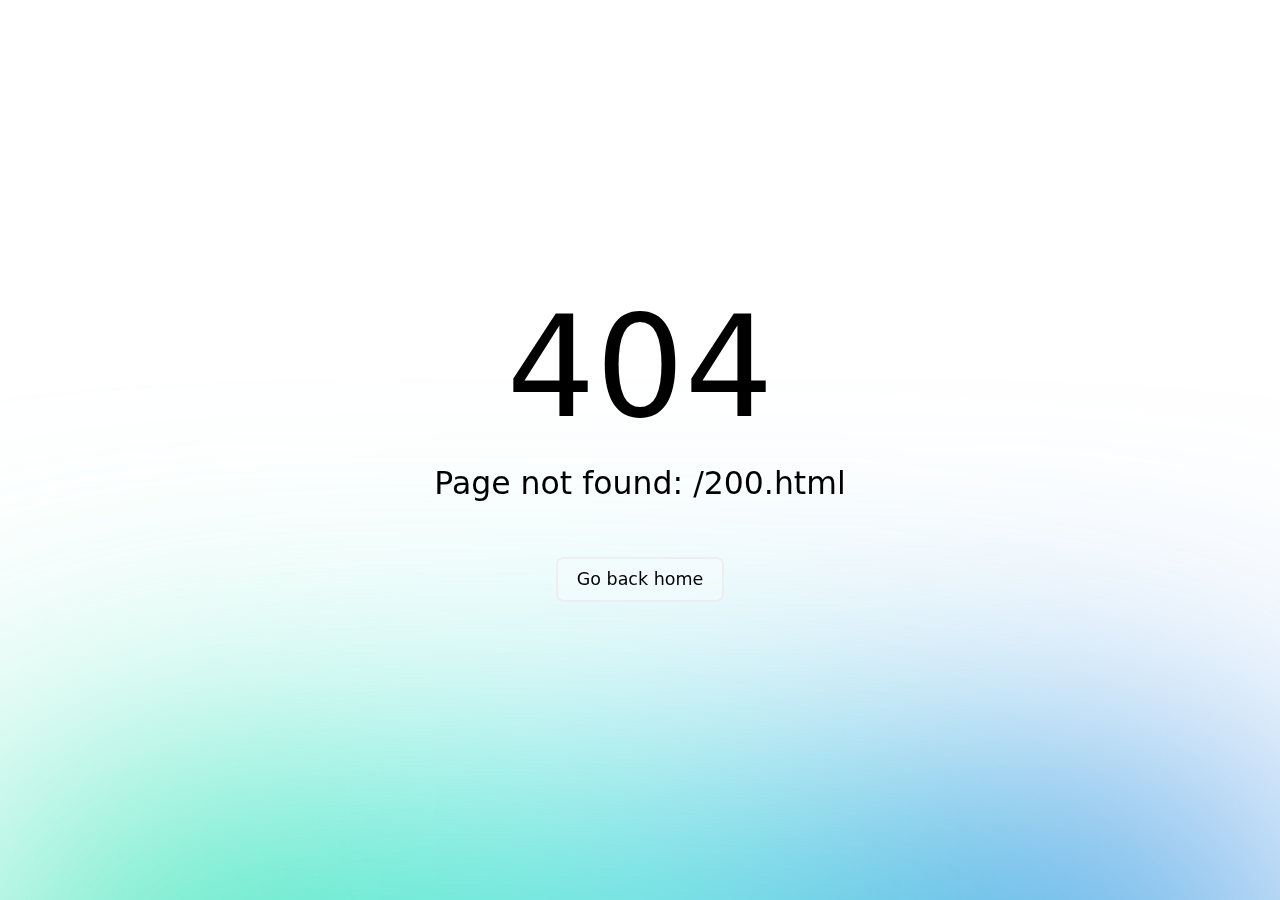
<file: 200.html>
<!DOCTYPE html>
<html  lang="en">
<head><meta charset="utf-8">
<meta name="viewport" content="width=device-width, initial-scale=1">
<title>Onki Games</title>
<meta http-equiv="Content-Type" content="text/html; charset=utf-8">
<meta name="description" content>
<meta name="robots" content="index, follow">
<meta name="keywords" content>
<meta property="og:type" content="website">
<meta property="og:url" content="https://belli.tm/">
<meta property="og:title" content>
<meta property="og:description" content>
<meta property="og:image" content>
<meta property="twitter:card" content="summary_large_image">
<meta property="twitter:url" content="https://belli.tm/">
<meta property="twitter:title" content>
<meta property="twitter:description" content>
<meta property="twitter:image" content>
<style>/*! tailwindcss v3.4.0 | MIT License | https://tailwindcss.com*/*,:after,:before{border:0 solid #e5e7eb;box-sizing:border-box}:after,:before{--tw-content:""}:host,html{line-height:1.5;-webkit-text-size-adjust:100%;font-family:ui-sans-serif,system-ui,-apple-system,BlinkMacSystemFont,Segoe UI,Roboto,Helvetica Neue,Arial,Noto Sans,sans-serif,Apple Color Emoji,Segoe UI Emoji,Segoe UI Symbol,Noto Color Emoji;font-feature-settings:normal;font-variation-settings:normal;tab-size:4;-webkit-tap-highlight-color:transparent}body{line-height:inherit;margin:0}hr{border-top-width:1px;color:inherit;height:0}abbr:where([title]){-webkit-text-decoration:underline dotted;text-decoration:underline dotted}h1,h2,h3,h4,h5,h6{font-size:inherit;font-weight:inherit}a{color:inherit;text-decoration:inherit}b,strong{font-weight:bolder}code,kbd,pre,samp{font-family:ui-monospace,SFMono-Regular,Menlo,Monaco,Consolas,Liberation Mono,Courier New,monospace;font-feature-settings:normal;font-size:1em;font-variation-settings:normal}small{font-size:80%}sub,sup{font-size:75%;line-height:0;position:relative;vertical-align:baseline}sub{bottom:-.25em}sup{top:-.5em}table{border-collapse:collapse;border-color:inherit;text-indent:0}button,input,optgroup,select,textarea{color:inherit;font-family:inherit;font-feature-settings:inherit;font-size:100%;font-variation-settings:inherit;font-weight:inherit;line-height:inherit;margin:0;padding:0}button,select{text-transform:none}[type=button],[type=reset],[type=submit],button{-webkit-appearance:button;background-color:transparent;background-image:none}:-moz-focusring{outline:auto}:-moz-ui-invalid{box-shadow:none}progress{vertical-align:baseline}::-webkit-inner-spin-button,::-webkit-outer-spin-button{height:auto}[type=search]{-webkit-appearance:textfield;outline-offset:-2px}::-webkit-search-decoration{-webkit-appearance:none}::-webkit-file-upload-button{-webkit-appearance:button;font:inherit}summary{display:list-item}blockquote,dd,dl,figure,h1,h2,h3,h4,h5,h6,hr,p,pre{margin:0}fieldset{margin:0}fieldset,legend{padding:0}menu,ol,ul{list-style:none;margin:0;padding:0}dialog{padding:0}textarea{resize:vertical}input::placeholder,textarea::placeholder{color:#9ca3af;opacity:1}[role=button],button{cursor:pointer}:disabled{cursor:default}audio,canvas,embed,iframe,img,object,svg,video{display:block;vertical-align:middle}img,video{height:auto;max-width:100%}[hidden]{display:none}.tooltip-arrow,.tooltip-arrow:before{background:inherit;height:8px;position:absolute;width:8px}.tooltip-arrow{visibility:hidden}.tooltip-arrow:before{content:"";transform:rotate(45deg);visibility:visible}[data-tooltip-style^=light]+.tooltip>.tooltip-arrow:before{border-color:#e5e7eb;border-style:solid}[data-tooltip-style^=light]+.tooltip[data-popper-placement^=top]>.tooltip-arrow:before{border-bottom-width:1px;border-right-width:1px}[data-tooltip-style^=light]+.tooltip[data-popper-placement^=right]>.tooltip-arrow:before{border-bottom-width:1px;border-left-width:1px}[data-tooltip-style^=light]+.tooltip[data-popper-placement^=bottom]>.tooltip-arrow:before{border-left-width:1px;border-top-width:1px}[data-tooltip-style^=light]+.tooltip[data-popper-placement^=left]>.tooltip-arrow:before{border-right-width:1px;border-top-width:1px}.tooltip[data-popper-placement^=top]>.tooltip-arrow{bottom:-4px}.tooltip[data-popper-placement^=bottom]>.tooltip-arrow{top:-4px}.tooltip[data-popper-placement^=left]>.tooltip-arrow{right:-4px}.tooltip[data-popper-placement^=right]>.tooltip-arrow{left:-4px}.tooltip.invisible>.tooltip-arrow:before{visibility:hidden}[data-popper-arrow],[data-popper-arrow]:before{background:inherit;height:8px;position:absolute;width:8px}[data-popper-arrow]{visibility:hidden}[data-popper-arrow]:after,[data-popper-arrow]:before{content:"";transform:rotate(45deg);visibility:visible}[data-popper-arrow]:after{background:inherit;height:9px;position:absolute;width:9px}[role=tooltip]>[data-popper-arrow]:before{border-color:#e5e7eb;border-style:solid}.dark [role=tooltip]>[data-popper-arrow]:before{border-color:#4b5563;border-style:solid}[role=tooltip]>[data-popper-arrow]:after{border-color:#e5e7eb;border-style:solid}.dark [role=tooltip]>[data-popper-arrow]:after{border-color:#4b5563;border-style:solid}[data-popover][role=tooltip][data-popper-placement^=top]>[data-popper-arrow]:after,[data-popover][role=tooltip][data-popper-placement^=top]>[data-popper-arrow]:before{border-bottom-width:1px;border-right-width:1px}[data-popover][role=tooltip][data-popper-placement^=right]>[data-popper-arrow]:after,[data-popover][role=tooltip][data-popper-placement^=right]>[data-popper-arrow]:before{border-bottom-width:1px;border-left-width:1px}[data-popover][role=tooltip][data-popper-placement^=bottom]>[data-popper-arrow]:after,[data-popover][role=tooltip][data-popper-placement^=bottom]>[data-popper-arrow]:before{border-left-width:1px;border-top-width:1px}[data-popover][role=tooltip][data-popper-placement^=left]>[data-popper-arrow]:after,[data-popover][role=tooltip][data-popper-placement^=left]>[data-popper-arrow]:before{border-right-width:1px;border-top-width:1px}[data-popover][role=tooltip][data-popper-placement^=top]>[data-popper-arrow]{bottom:-5px}[data-popover][role=tooltip][data-popper-placement^=bottom]>[data-popper-arrow]{top:-5px}[data-popover][role=tooltip][data-popper-placement^=left]>[data-popper-arrow]{right:-5px}[data-popover][role=tooltip][data-popper-placement^=right]>[data-popper-arrow]{left:-5px}[role=tooltip].invisible>[data-popper-arrow]:after,[role=tooltip].invisible>[data-popper-arrow]:before{visibility:hidden}[multiple],[type=date],[type=datetime-local],[type=email],[type=month],[type=number],[type=password],[type=search],[type=tel],[type=text],[type=time],[type=url],[type=week],select,textarea{-webkit-appearance:none;appearance:none;background-color:#fff;border-color:#6b7280;border-radius:0;border-width:1px;font-size:1rem;line-height:1.5rem;padding:.5rem .75rem;--tw-shadow:0 0 #0000}[multiple]:focus,[type=date]:focus,[type=datetime-local]:focus,[type=email]:focus,[type=month]:focus,[type=number]:focus,[type=password]:focus,[type=search]:focus,[type=tel]:focus,[type=text]:focus,[type=time]:focus,[type=url]:focus,[type=week]:focus,select:focus,textarea:focus{outline:2px solid transparent;outline-offset:2px;--tw-ring-inset:var(--tw-empty,/*!*/ /*!*/);--tw-ring-offset-width:0px;--tw-ring-offset-color:#fff;--tw-ring-color:#1c64f2;--tw-ring-offset-shadow:var(--tw-ring-inset) 0 0 0 var(--tw-ring-offset-width) var(--tw-ring-offset-color);--tw-ring-shadow:var(--tw-ring-inset) 0 0 0 calc(1px + var(--tw-ring-offset-width)) var(--tw-ring-color);border-color:#1c64f2;box-shadow:/*!*/ /*!*/ 0 0 0 0 #fff,/*!*/ /*!*/ 0 0 0 1px #1c64f2,var(--tw-shadow);box-shadow:var(--tw-ring-offset-shadow),var(--tw-ring-shadow),var(--tw-shadow)}input::placeholder,textarea::placeholder{color:#6b7280;opacity:1}::-webkit-datetime-edit-fields-wrapper{padding:0}::-webkit-date-and-time-value{min-height:1.5em}select:not([size]){background-image:url("data:image/svg+xml;charset=utf-8,%3Csvg xmlns='http://www.w3.org/2000/svg' fill='none' aria-hidden='true' viewBox='0 0 10 6'%3E%3Cpath stroke='%236B7280' stroke-linecap='round' stroke-linejoin='round' stroke-width='2' d='m1 1 4 4 4-4'/%3E%3C/svg%3E");background-position:right .75rem center;background-repeat:no-repeat;background-size:.75em .75em;padding-right:2.5rem;-webkit-print-color-adjust:exact;print-color-adjust:exact}:is([dir=rtl]) select:not([size]){background-position:left .75rem center;padding-left:0;padding-right:.75rem}[multiple]{background-image:none;background-position:0 0;background-repeat:unset;background-size:initial;padding-right:.75rem;-webkit-print-color-adjust:unset;print-color-adjust:unset}[type=checkbox],[type=radio]{-webkit-appearance:none;appearance:none;background-color:#fff;background-origin:border-box;border-color:#6b7280;border-width:1px;color:#1c64f2;display:inline-block;flex-shrink:0;height:1rem;padding:0;-webkit-print-color-adjust:exact;print-color-adjust:exact;-webkit-user-select:none;user-select:none;vertical-align:middle;width:1rem;--tw-shadow:0 0 #0000}[type=checkbox]{border-radius:0}[type=radio]{border-radius:100%}[type=checkbox]:focus,[type=radio]:focus{outline:2px solid transparent;outline-offset:2px;--tw-ring-inset:var(--tw-empty,/*!*/ /*!*/);--tw-ring-offset-width:2px;--tw-ring-offset-color:#fff;--tw-ring-color:#1c64f2;--tw-ring-offset-shadow:var(--tw-ring-inset) 0 0 0 var(--tw-ring-offset-width) var(--tw-ring-offset-color);--tw-ring-shadow:var(--tw-ring-inset) 0 0 0 calc(2px + var(--tw-ring-offset-width)) var(--tw-ring-color);box-shadow:/*!*/ /*!*/ 0 0 0 2px #fff,/*!*/ /*!*/ 0 0 0 4px #1c64f2,var(--tw-shadow);box-shadow:var(--tw-ring-offset-shadow),var(--tw-ring-shadow),var(--tw-shadow)}.dark [type=checkbox]:checked,.dark [type=radio]:checked,[type=checkbox]:checked,[type=radio]:checked{background-color:currentColor;background-position:50%;background-repeat:no-repeat;background-size:.55em .55em;border-color:transparent}[type=checkbox]:checked{background-image:url("data:image/svg+xml;charset=utf-8,%3Csvg xmlns='http://www.w3.org/2000/svg' fill='none' aria-hidden='true' viewBox='0 0 16 12'%3E%3Cpath stroke='%23fff' stroke-linecap='round' stroke-linejoin='round' stroke-width='3' d='M1 5.917 5.724 10.5 15 1.5'/%3E%3C/svg%3E");background-repeat:no-repeat;background-size:.55em .55em;-webkit-print-color-adjust:exact;print-color-adjust:exact}.dark [type=radio]:checked,[type=radio]:checked{background-image:url("data:image/svg+xml;charset=utf-8,%3Csvg xmlns='http://www.w3.org/2000/svg' fill='%23fff' viewBox='0 0 16 16'%3E%3Ccircle cx='8' cy='8' r='3'/%3E%3C/svg%3E");background-size:1em 1em}[type=checkbox]:indeterminate{background-color:currentColor;background-image:url("data:image/svg+xml;charset=utf-8,%3Csvg xmlns='http://www.w3.org/2000/svg' fill='none' aria-hidden='true' viewBox='0 0 16 12'%3E%3Cpath stroke='%23fff' stroke-linecap='round' stroke-linejoin='round' stroke-width='3' d='M1 5.917 5.724 10.5 15 1.5'/%3E%3C/svg%3E");background-position:50%;background-repeat:no-repeat;background-size:.55em .55em;border-color:transparent;-webkit-print-color-adjust:exact;print-color-adjust:exact}[type=checkbox]:indeterminate:focus,[type=checkbox]:indeterminate:hover{background-color:currentColor;border-color:transparent}[type=file]{background:unset;border-color:inherit;border-radius:0;border-width:0;font-size:unset;line-height:inherit;padding:0}[type=file]:focus{outline:1px auto inherit}input[type=file]::file-selector-button{background:#1f2937;border:0;color:#fff;cursor:pointer;font-size:.875rem;font-weight:500;margin-inline-end:1rem;margin-inline-start:-1rem;padding:.625rem 1rem .625rem 2rem}input[type=file]::file-selector-button:hover{background:#374151}:is([dir=rtl]) input[type=file]::file-selector-button{padding-left:1rem;padding-right:2rem}.dark input[type=file]::file-selector-button{background:#4b5563;color:#fff}.dark input[type=file]::file-selector-button:hover{background:#6b7280}input[type=range]::-webkit-slider-thumb{appearance:none;-moz-appearance:none;-webkit-appearance:none;background:#1c64f2;border:0;border-radius:9999px;cursor:pointer;height:1.25rem;width:1.25rem}input[type=range]:disabled::-webkit-slider-thumb{background:#9ca3af}.dark input[type=range]:disabled::-webkit-slider-thumb{background:#6b7280}input[type=range]:focus::-webkit-slider-thumb{outline:2px solid transparent;outline-offset:2px;--tw-ring-offset-shadow:var(--tw-ring-inset) 0 0 0 var(--tw-ring-offset-width) var(--tw-ring-offset-color);--tw-ring-shadow:var(--tw-ring-inset) 0 0 0 calc(4px + var(--tw-ring-offset-width)) var(--tw-ring-color);box-shadow:var(--tw-ring-inset) 0 0 0 var(--tw-ring-offset-width) var(--tw-ring-offset-color),var(--tw-ring-inset) 0 0 0 calc(4px + var(--tw-ring-offset-width)) rgb(164 202 254/1px),0 0 #0000;box-shadow:var(--tw-ring-offset-shadow),var(--tw-ring-shadow),var(--tw-shadow,0 0 #0000);--tw-ring-opacity:1px;--tw-ring-color:rgb(164 202 254/var(--tw-ring-opacity))}input[type=range]::-moz-range-thumb{appearance:none;-moz-appearance:none;-webkit-appearance:none;background:#1c64f2;border:0;border-radius:9999px;cursor:pointer;height:1.25rem;width:1.25rem}input[type=range]:disabled::-moz-range-thumb{background:#9ca3af}.dark input[type=range]:disabled::-moz-range-thumb{background:#6b7280}input[type=range]::-moz-range-progress{background:#3f83f8}input[type=range]::-ms-fill-lower{background:#3f83f8}.toggle-bg:after{background:#fff;border-color:#d1d5db;border-radius:9999px;border-width:1px;box-shadow:var(--tw-ring-inset) 0 0 0 calc(var(--tw-ring-offset-width)) var(--tw-ring-color);content:"";height:1.25rem;left:.125rem;position:absolute;top:.125rem;transition-duration:.15s;transition-property:background-color,border-color,color,fill,stroke,opacity,box-shadow,transform,filter,backdrop-filter,-webkit-backdrop-filter;width:1.25rem}input:checked+.toggle-bg:after{border-color:#fff;transform:translateX(100%);}input:checked+.toggle-bg{background:#1c64f2;border-color:#1c64f2}*,:after,:before{--tw-border-spacing-x:0;--tw-border-spacing-y:0;--tw-translate-x:0;--tw-translate-y:0;--tw-rotate:0;--tw-skew-x:0;--tw-skew-y:0;--tw-scale-x:1;--tw-scale-y:1;--tw-pan-x: ;--tw-pan-y: ;--tw-pinch-zoom: ;--tw-scroll-snap-strictness:proximity;--tw-gradient-from-position: ;--tw-gradient-via-position: ;--tw-gradient-to-position: ;--tw-ordinal: ;--tw-slashed-zero: ;--tw-numeric-figure: ;--tw-numeric-spacing: ;--tw-numeric-fraction: ;--tw-ring-inset: ;--tw-ring-offset-width:0px;--tw-ring-offset-color:#fff;--tw-ring-color:rgba(63,131,248,.5);--tw-ring-offset-shadow:0 0 #0000;--tw-ring-shadow:0 0 #0000;--tw-shadow:0 0 #0000;--tw-shadow-colored:0 0 #0000;--tw-blur: ;--tw-brightness: ;--tw-contrast: ;--tw-grayscale: ;--tw-hue-rotate: ;--tw-invert: ;--tw-saturate: ;--tw-sepia: ;--tw-drop-shadow: ;--tw-backdrop-blur: ;--tw-backdrop-brightness: ;--tw-backdrop-contrast: ;--tw-backdrop-grayscale: ;--tw-backdrop-hue-rotate: ;--tw-backdrop-invert: ;--tw-backdrop-opacity: ;--tw-backdrop-saturate: ;--tw-backdrop-sepia: }::backdrop{--tw-border-spacing-x:0;--tw-border-spacing-y:0;--tw-translate-x:0;--tw-translate-y:0;--tw-rotate:0;--tw-skew-x:0;--tw-skew-y:0;--tw-scale-x:1;--tw-scale-y:1;--tw-pan-x: ;--tw-pan-y: ;--tw-pinch-zoom: ;--tw-scroll-snap-strictness:proximity;--tw-gradient-from-position: ;--tw-gradient-via-position: ;--tw-gradient-to-position: ;--tw-ordinal: ;--tw-slashed-zero: ;--tw-numeric-figure: ;--tw-numeric-spacing: ;--tw-numeric-fraction: ;--tw-ring-inset: ;--tw-ring-offset-width:0px;--tw-ring-offset-color:#fff;--tw-ring-color:rgba(63,131,248,.5);--tw-ring-offset-shadow:0 0 #0000;--tw-ring-shadow:0 0 #0000;--tw-shadow:0 0 #0000;--tw-shadow-colored:0 0 #0000;--tw-blur: ;--tw-brightness: ;--tw-contrast: ;--tw-grayscale: ;--tw-hue-rotate: ;--tw-invert: ;--tw-saturate: ;--tw-sepia: ;--tw-drop-shadow: ;--tw-backdrop-blur: ;--tw-backdrop-brightness: ;--tw-backdrop-contrast: ;--tw-backdrop-grayscale: ;--tw-backdrop-hue-rotate: ;--tw-backdrop-invert: ;--tw-backdrop-opacity: ;--tw-backdrop-saturate: ;--tw-backdrop-sepia: }.container{width:100%}@media (min-width:440px){.container{max-width:440px}}@media (min-width:640px){.container{max-width:640px}}@media (min-width:768px){.container{max-width:768px}}@media (min-width:1024px){.container{max-width:1024px}}@media (min-width:1280px){.container{max-width:1280px}}@media (min-width:1536px){.container{max-width:1536px}}@media (min-width:1920px){.container{max-width:1920px}}@media (min-width:2560px){.container{max-width:2560px}}@media (min-width:3840px){.container{max-width:3840px}}.sr-only{height:1px;margin:-1px;overflow:hidden;padding:0;position:absolute;width:1px;clip:rect(0,0,0,0);border-width:0;white-space:nowrap}.visible{visibility:visible}.invisible{visibility:hidden}.collapse{visibility:collapse}.static{position:static}.fixed{position:fixed}.absolute{position:absolute}.relative{position:relative}.inset-0{inset:0}.-bottom-10{bottom:-2.5rem}.-left-20{left:-5rem}.bottom-0{bottom:0}.bottom-15{bottom:3.75rem}.bottom-20{bottom:5rem}.bottom-\[60px\]{bottom:60px}.left-0{left:0}.left-1\/2{left:50%}.left-27{left:6.75rem}.left-34{left:8.5rem}.left-39{left:9.75rem}.left-4{left:1rem}.left-8{left:2rem}.right-0{right:0}.right-1\/2{right:50%}.right-8{right:2rem}.top-0{top:0}.top-1\/2{top:50%}.top-10{top:2.5rem}.top-4{top:1rem}.top-\[45\%\]{top:45%}.z-10{z-index:10}.z-20{z-index:20}.z-30{z-index:30}.z-40{z-index:40}.z-50{z-index:50}.z-\[100\]{z-index:100}.z-\[10\]{z-index:10}.z-\[1\]{z-index:1}.z-\[2\]{z-index:2}.z-\[4\]{z-index:4}.z-\[8\]{z-index:8}.z-\[9\]{z-index:9}.col-span-1{grid-column:span 1/span 1}.col-span-2{grid-column:span 2/span 2}.mx-30{margin-left:7.5rem;margin-right:7.5rem}.mx-auto{margin-left:auto;margin-right:auto}.my-20{margin-bottom:5rem;margin-top:5rem}.mb-1{margin-bottom:.25rem}.mb-10{margin-bottom:2.5rem}.mb-2{margin-bottom:.5rem}.mb-6{margin-bottom:1.5rem}.mb-8{margin-bottom:2rem}.ml-10{margin-left:2.5rem}.ml-16{margin-left:4rem}.ml-30{margin-left:7.5rem}.ml-8{margin-left:2rem}.mt-1{margin-top:.25rem}.mt-10{margin-top:2.5rem}.mt-15{margin-top:3.75rem}.mt-2{margin-top:.5rem}.mt-2\.5{margin-top:.625rem}.mt-20{margin-top:5rem}.mt-3{margin-top:.75rem}.mt-4{margin-top:1rem}.mt-40{margin-top:10rem}.mt-5{margin-top:1.25rem}.mt-6{margin-top:1.5rem}.mt-auto{margin-top:auto}.block{display:block}.inline-block{display:inline-block}.inline{display:inline}.flex{display:flex}.inline-flex{display:inline-flex}.table{display:table}.grid{display:grid}.\!hidden{display:none!important}.hidden{display:none}.h-10{height:2.5rem}.h-100{height:25rem}.h-155{height:38.75rem}.h-175{height:43.75rem}.h-180{height:45rem}.h-4{height:1rem}.h-5{height:1.25rem}.h-6{height:1.5rem}.h-70{height:17.5rem}.h-80{height:20rem}.h-9{height:2.25rem}.h-\[80vh\]{height:80vh}.h-full{height:100%}.w-1\/2{width:50%}.w-1\/3{width:33.333333%}.w-10{width:2.5rem}.w-100{width:25rem}.w-125{width:31.25rem}.w-4{width:1rem}.w-40{width:10rem}.w-5{width:1.25rem}.w-55{width:13.75rem}.w-6{width:1.5rem}.w-60{width:15rem}.w-64{width:16rem}.w-70{width:17.5rem}.w-80{width:20rem}.w-\[33\.33\%\]{width:33.33%}.w-\[44\%\]{width:44%}.w-\[68\%\]{width:68%}.w-\[70\%\]{width:70%}.w-\[85\%\]{width:85%}.w-\[95\%\]{width:95%}.w-fit{width:-moz-fit-content;width:fit-content}.w-full{width:100%}.max-w-screen-xl{max-width:1280px}.flex-1{flex:1 1 0%}.flex-shrink{flex-shrink:1}.grow{flex-grow:1}.\!translate-x-1\/2{--tw-translate-x:50%!important;transform:translate(50%,var(--tw-translate-y)) rotate(var(--tw-rotate)) skewX(var(--tw-skew-x)) skewY(var(--tw-skew-y)) scaleX(var(--tw-scale-x)) scaleY(var(--tw-scale-y))!important;transform:translate(var(--tw-translate-x),var(--tw-translate-y)) rotate(var(--tw-rotate)) skewX(var(--tw-skew-x)) skewY(var(--tw-skew-y)) scaleX(var(--tw-scale-x)) scaleY(var(--tw-scale-y))!important}.\!translate-x-40{--tw-translate-x:10rem!important;transform:translate(10rem,var(--tw-translate-y)) rotate(var(--tw-rotate)) skewX(var(--tw-skew-x)) skewY(var(--tw-skew-y)) scaleX(var(--tw-scale-x)) scaleY(var(--tw-scale-y))!important;transform:translate(var(--tw-translate-x),var(--tw-translate-y)) rotate(var(--tw-rotate)) skewX(var(--tw-skew-x)) skewY(var(--tw-skew-y)) scaleX(var(--tw-scale-x)) scaleY(var(--tw-scale-y))!important}.-translate-x-1\/2{--tw-translate-x:-50%;transform:translate(-50%,var(--tw-translate-y)) rotate(var(--tw-rotate)) skewX(var(--tw-skew-x)) skewY(var(--tw-skew-y)) scaleX(var(--tw-scale-x)) scaleY(var(--tw-scale-y));transform:translate(var(--tw-translate-x),var(--tw-translate-y)) rotate(var(--tw-rotate)) skewX(var(--tw-skew-x)) skewY(var(--tw-skew-y)) scaleX(var(--tw-scale-x)) scaleY(var(--tw-scale-y))}.-translate-x-full{--tw-translate-x:-100%;transform:translate(-100%,var(--tw-translate-y)) rotate(var(--tw-rotate)) skewX(var(--tw-skew-x)) skewY(var(--tw-skew-y)) scaleX(var(--tw-scale-x)) scaleY(var(--tw-scale-y));transform:translate(var(--tw-translate-x),var(--tw-translate-y)) rotate(var(--tw-rotate)) skewX(var(--tw-skew-x)) skewY(var(--tw-skew-y)) scaleX(var(--tw-scale-x)) scaleY(var(--tw-scale-y))}.-translate-y-1\/2{--tw-translate-y:-50%;transform:translate(var(--tw-translate-x),-50%) rotate(var(--tw-rotate)) skewX(var(--tw-skew-x)) skewY(var(--tw-skew-y)) scaleX(var(--tw-scale-x)) scaleY(var(--tw-scale-y));transform:translate(var(--tw-translate-x),var(--tw-translate-y)) rotate(var(--tw-rotate)) skewX(var(--tw-skew-x)) skewY(var(--tw-skew-y)) scaleX(var(--tw-scale-x)) scaleY(var(--tw-scale-y))}.-translate-y-20{--tw-translate-y:-5rem;transform:translate(var(--tw-translate-x),-5rem) rotate(var(--tw-rotate)) skewX(var(--tw-skew-x)) skewY(var(--tw-skew-y)) scaleX(var(--tw-scale-x)) scaleY(var(--tw-scale-y));transform:translate(var(--tw-translate-x),var(--tw-translate-y)) rotate(var(--tw-rotate)) skewX(var(--tw-skew-x)) skewY(var(--tw-skew-y)) scaleX(var(--tw-scale-x)) scaleY(var(--tw-scale-y))}.-translate-y-full{--tw-translate-y:-100%;transform:translate(var(--tw-translate-x),-100%) rotate(var(--tw-rotate)) skewX(var(--tw-skew-x)) skewY(var(--tw-skew-y)) scaleX(var(--tw-scale-x)) scaleY(var(--tw-scale-y));transform:translate(var(--tw-translate-x),var(--tw-translate-y)) rotate(var(--tw-rotate)) skewX(var(--tw-skew-x)) skewY(var(--tw-skew-y)) scaleX(var(--tw-scale-x)) scaleY(var(--tw-scale-y))}.translate-x-0{--tw-translate-x:0rem;transform:translateY(var(--tw-translate-y)) rotate(var(--tw-rotate)) skewX(var(--tw-skew-x)) skewY(var(--tw-skew-y)) scaleX(var(--tw-scale-x)) scaleY(var(--tw-scale-y));transform:translate(var(--tw-translate-x),var(--tw-translate-y)) rotate(var(--tw-rotate)) skewX(var(--tw-skew-x)) skewY(var(--tw-skew-y)) scaleX(var(--tw-scale-x)) scaleY(var(--tw-scale-y))}.translate-x-full{--tw-translate-x:100%;transform:translate(100%,var(--tw-translate-y)) rotate(var(--tw-rotate)) skewX(var(--tw-skew-x)) skewY(var(--tw-skew-y)) scaleX(var(--tw-scale-x)) scaleY(var(--tw-scale-y));transform:translate(var(--tw-translate-x),var(--tw-translate-y)) rotate(var(--tw-rotate)) skewX(var(--tw-skew-x)) skewY(var(--tw-skew-y)) scaleX(var(--tw-scale-x)) scaleY(var(--tw-scale-y))}.translate-y-20{--tw-translate-y:5rem;transform:translate(var(--tw-translate-x),5rem) rotate(var(--tw-rotate)) skewX(var(--tw-skew-x)) skewY(var(--tw-skew-y)) scaleX(var(--tw-scale-x)) scaleY(var(--tw-scale-y));transform:translate(var(--tw-translate-x),var(--tw-translate-y)) rotate(var(--tw-rotate)) skewX(var(--tw-skew-x)) skewY(var(--tw-skew-y)) scaleX(var(--tw-scale-x)) scaleY(var(--tw-scale-y))}.translate-y-\[calc\(100\%-2rem\)\]{--tw-translate-y:calc(100% - 2rem);transform:translate(var(--tw-translate-x),calc(100% - 2rem)) rotate(var(--tw-rotate)) skewX(var(--tw-skew-x)) skewY(var(--tw-skew-y)) scaleX(var(--tw-scale-x)) scaleY(var(--tw-scale-y));transform:translate(var(--tw-translate-x),var(--tw-translate-y)) rotate(var(--tw-rotate)) skewX(var(--tw-skew-x)) skewY(var(--tw-skew-y)) scaleX(var(--tw-scale-x)) scaleY(var(--tw-scale-y))}.translate-y-full{--tw-translate-y:100%;transform:translate(var(--tw-translate-x),100%) rotate(var(--tw-rotate)) skewX(var(--tw-skew-x)) skewY(var(--tw-skew-y)) scaleX(var(--tw-scale-x)) scaleY(var(--tw-scale-y));transform:translate(var(--tw-translate-x),var(--tw-translate-y)) rotate(var(--tw-rotate)) skewX(var(--tw-skew-x)) skewY(var(--tw-skew-y)) scaleX(var(--tw-scale-x)) scaleY(var(--tw-scale-y))}.-rotate-12{--tw-rotate:-12deg;transform:translate(var(--tw-translate-x),var(--tw-translate-y)) rotate(-12deg) skewX(var(--tw-skew-x)) skewY(var(--tw-skew-y)) scaleX(var(--tw-scale-x)) scaleY(var(--tw-scale-y));transform:translate(var(--tw-translate-x),var(--tw-translate-y)) rotate(var(--tw-rotate)) skewX(var(--tw-skew-x)) skewY(var(--tw-skew-y)) scaleX(var(--tw-scale-x)) scaleY(var(--tw-scale-y))}.rotate-12{--tw-rotate:12deg;transform:translate(var(--tw-translate-x),var(--tw-translate-y)) rotate(12deg) skewX(var(--tw-skew-x)) skewY(var(--tw-skew-y)) scaleX(var(--tw-scale-x)) scaleY(var(--tw-scale-y));transform:translate(var(--tw-translate-x),var(--tw-translate-y)) rotate(var(--tw-rotate)) skewX(var(--tw-skew-x)) skewY(var(--tw-skew-y)) scaleX(var(--tw-scale-x)) scaleY(var(--tw-scale-y))}.rotate-180{--tw-rotate:180deg;transform:translate(var(--tw-translate-x),var(--tw-translate-y)) rotate(180deg) skewX(var(--tw-skew-x)) skewY(var(--tw-skew-y)) scaleX(var(--tw-scale-x)) scaleY(var(--tw-scale-y))}.rotate-180,.transform{transform:translate(var(--tw-translate-x),var(--tw-translate-y)) rotate(var(--tw-rotate)) skewX(var(--tw-skew-x)) skewY(var(--tw-skew-y)) scaleX(var(--tw-scale-x)) scaleY(var(--tw-scale-y))}.transform-none{transform:none}.cursor-default{cursor:default}.cursor-not-allowed{cursor:not-allowed}.cursor-pointer{cursor:pointer}.resize{resize:both}.grid-cols-2{grid-template-columns:repeat(2,minmax(0,1fr))}.grid-cols-3{grid-template-columns:repeat(3,minmax(0,1fr))}.grid-cols-4{grid-template-columns:repeat(4,minmax(0,1fr))}.grid-cols-7{grid-template-columns:repeat(7,minmax(0,1fr))}.flex-col{flex-direction:column}.flex-wrap{flex-wrap:wrap}.items-start{align-items:flex-start}.items-end{align-items:flex-end}.items-center{align-items:center}.justify-start{justify-content:flex-start}.justify-end{justify-content:flex-end}.justify-center{justify-content:center}.justify-between{justify-content:space-between}.gap-16{gap:4rem}.gap-6{gap:1.5rem}.gap-x-4{column-gap:1rem}.gap-x-6{column-gap:1.5rem}.gap-x-8{column-gap:2rem}.gap-y-6{row-gap:1.5rem}.space-x-2>:not([hidden])~:not([hidden]){--tw-space-x-reverse:0;margin-left:.5rem;margin-left:calc(.5rem*(1 - var(--tw-space-x-reverse)));margin-right:0;margin-right:calc(.5rem*var(--tw-space-x-reverse))}.space-x-40>:not([hidden])~:not([hidden]){--tw-space-x-reverse:0;margin-left:10rem;margin-left:calc(10rem*(1 - var(--tw-space-x-reverse)));margin-right:0;margin-right:calc(10rem*var(--tw-space-x-reverse))}.overflow-hidden{overflow:hidden}.overflow-x-hidden{overflow-x:hidden}.whitespace-nowrap{white-space:nowrap}.rounded-2xl{border-radius:1rem}.rounded-3xl{border-radius:1.5rem}.rounded-\[1\.7rem\]{border-radius:1.7rem}.rounded-\[1\.8rem\]{border-radius:1.8rem}.rounded-full{border-radius:9999px}.rounded-lg{border-radius:.5rem}.rounded-md{border-radius:.375rem}.rounded-xl{border-radius:.75rem}.rounded-e-lg{border-end-end-radius:.5rem;border-start-end-radius:.5rem}.rounded-l-lg{border-bottom-left-radius:.5rem;border-top-left-radius:.5rem}.rounded-r-lg{border-bottom-right-radius:.5rem;border-top-right-radius:.5rem}.rounded-s-lg{border-end-start-radius:.5rem;border-start-start-radius:.5rem}.border{border-width:1px}.border-0{border-width:0}.border-2{border-width:2px}.border-4{border-width:4px}.border-b{border-bottom-width:1px}.border-b-2{border-bottom-width:2px}.border-l-0{border-left-width:0}.border-r-0{border-right-width:0}.border-t-0{border-top-width:0}.\!border-primary{--tw-border-opacity:1!important;border-color:#00db49!important;border-color:rgb(0 219 73/var(--tw-border-opacity))!important}.border-blue-600{--tw-border-opacity:1;border-color:#1c64f2;border-color:rgb(28 100 242/var(--tw-border-opacity))}.border-blue-700{--tw-border-opacity:1;border-color:#1a56db;border-color:rgb(26 86 219/var(--tw-border-opacity))}.border-gray-100{--tw-border-opacity:1;border-color:#f3f4f6;border-color:rgb(243 244 246/var(--tw-border-opacity))}.border-gray-300{--tw-border-opacity:1;border-color:#d1d5db;border-color:rgb(209 213 219/var(--tw-border-opacity))}.border-gray-400{--tw-border-opacity:1;border-color:#9ca3af;border-color:rgb(156 163 175/var(--tw-border-opacity))}.border-primary{--tw-border-opacity:1;border-color:#00db49;border-color:rgb(0 219 73/var(--tw-border-opacity))}.border-transparent{border-color:transparent}.border-white{--tw-border-opacity:1;border-color:#fff;border-color:rgb(255 255 255/var(--tw-border-opacity))}.bg-\[\#001D26\]{--tw-bg-opacity:1;background-color:#001d26;background-color:rgb(0 29 38/var(--tw-bg-opacity))}.bg-\[\#F1F1F1\]{--tw-bg-opacity:1;background-color:#f1f1f1;background-color:rgb(241 241 241/var(--tw-bg-opacity))}.bg-\[\#F2F2F2\],.bg-\[\#f2f2f2\]{--tw-bg-opacity:1;background-color:#f2f2f2;background-color:rgb(242 242 242/var(--tw-bg-opacity))}.bg-blue-700{--tw-bg-opacity:1;background-color:#1a56db;background-color:rgb(26 86 219/var(--tw-bg-opacity))}.bg-gray-100{--tw-bg-opacity:1;background-color:#f3f4f6;background-color:rgb(243 244 246/var(--tw-bg-opacity))}.bg-gray-200{--tw-bg-opacity:1;background-color:#e5e7eb;background-color:rgb(229 231 235/var(--tw-bg-opacity))}.bg-gray-800{--tw-bg-opacity:1;background-color:#1f2937;background-color:rgb(31 41 55/var(--tw-bg-opacity))}.bg-gray-900\/50{background-color:rgba(17,24,39,.5)}.bg-primary{--tw-bg-opacity:1;background-color:#00db49;background-color:rgb(0 219 73/var(--tw-bg-opacity))}.bg-secondary{--tw-bg-opacity:1;background-color:#001d26;background-color:rgb(0 29 38/var(--tw-bg-opacity))}.bg-transparent{background-color:transparent}.bg-white{--tw-bg-opacity:1;background-color:#fff;background-color:rgb(255 255 255/var(--tw-bg-opacity))}.bg-white\/50{background-color:hsla(0,0%,100%,.5)}.object-cover{object-fit:cover}.p-1{padding:.25rem}.p-10{padding:2.5rem}.p-2{padding:.5rem}.p-2\.5{padding:.625rem}.p-4{padding:1rem}.p-8{padding:2rem}.px-0{padding-left:0;padding-right:0}.px-10{padding-left:2.5rem;padding-right:2.5rem}.px-12{padding-left:3rem;padding-right:3rem}.px-16{padding-left:4rem;padding-right:4rem}.px-19{padding-left:4.75rem;padding-right:4.75rem}.px-2{padding-left:.5rem;padding-right:.5rem}.px-22{padding-left:5.5rem;padding-right:5.5rem}.px-25{padding-left:6.25rem;padding-right:6.25rem}.px-3{padding-left:.75rem;padding-right:.75rem}.px-4{padding-left:1rem;padding-right:1rem}.px-5{padding-left:1.25rem;padding-right:1.25rem}.px-8{padding-left:2rem;padding-right:2rem}.py-1{padding-bottom:.25rem;padding-top:.25rem}.py-10{padding-bottom:2.5rem;padding-top:2.5rem}.py-2{padding-bottom:.5rem;padding-top:.5rem}.py-2\.5{padding-bottom:.625rem;padding-top:.625rem}.py-20{padding-bottom:5rem;padding-top:5rem}.py-25{padding-bottom:6.25rem;padding-top:6.25rem}.py-3{padding-bottom:.75rem;padding-top:.75rem}.py-30{padding-bottom:7.5rem;padding-top:7.5rem}.py-4{padding-bottom:1rem;padding-top:1rem}.py-6{padding-bottom:1.5rem;padding-top:1.5rem}.py-8{padding-bottom:2rem;padding-top:2rem}.pb-1{padding-bottom:.25rem}.pb-1\.5{padding-bottom:.375rem}.pb-10{padding-bottom:2.5rem}.pb-40{padding-bottom:10rem}.pl-12{padding-left:3rem}.pl-25{padding-left:6.25rem}.pl-8{padding-left:2rem}.pt-2{padding-top:.5rem}.pt-30{padding-top:7.5rem}.pt-5{padding-top:1.25rem}.pt-\[56\.25\%\]{padding-top:56.25%}.text-left{text-align:left}.text-center{text-align:center}.text-2xl{font-size:1.5rem;line-height:2rem}.text-4xl{font-size:2.25rem;line-height:2.5rem}.text-5xl{font-size:3rem;line-height:1}.text-7xl{font-size:4.5rem;line-height:1}.text-8xl{font-size:6rem;line-height:1}.text-\[5rem\]{font-size:5rem}.text-lg{font-size:1.125rem;line-height:1.75rem}.text-sm{font-size:.875rem;line-height:1.25rem}.text-xl{font-size:1.25rem;line-height:1.75rem}.font-bold{font-weight:700}.font-medium{font-weight:500}.font-semibold{font-weight:600}.uppercase{text-transform:uppercase}.leading-6{line-height:1.5rem}.leading-9{line-height:2.25rem}.leading-none{line-height:1}.leading-tight{line-height:1.25}.\!text-gray-100{--tw-text-opacity:1!important;color:#f3f4f6!important;color:rgb(243 244 246/var(--tw-text-opacity))!important}.text-\[\#c4c4c4\]{--tw-text-opacity:1;color:#c4c4c4;color:rgb(196 196 196/var(--tw-text-opacity))}.text-black{--tw-text-opacity:1;color:#000;color:rgb(0 0 0/var(--tw-text-opacity))}.text-blue-600{--tw-text-opacity:1;color:#1c64f2;color:rgb(28 100 242/var(--tw-text-opacity))}.text-gray-200{--tw-text-opacity:1;color:#e5e7eb;color:rgb(229 231 235/var(--tw-text-opacity))}.text-gray-300{--tw-text-opacity:1;color:#d1d5db;color:rgb(209 213 219/var(--tw-text-opacity))}.text-gray-400{--tw-text-opacity:1;color:#9ca3af;color:rgb(156 163 175/var(--tw-text-opacity))}.text-gray-500{--tw-text-opacity:1;color:#6b7280;color:rgb(107 114 128/var(--tw-text-opacity))}.text-gray-800{--tw-text-opacity:1;color:#1f2937;color:rgb(31 41 55/var(--tw-text-opacity))}.text-gray-900{--tw-text-opacity:1;color:#111827;color:rgb(17 24 39/var(--tw-text-opacity))}.text-primary{--tw-text-opacity:1;color:#00db49;color:rgb(0 219 73/var(--tw-text-opacity))}.text-red-500{--tw-text-opacity:1;color:#f05252;color:rgb(240 82 82/var(--tw-text-opacity))}.text-secondary{--tw-text-opacity:1;color:#001d26;color:rgb(0 29 38/var(--tw-text-opacity))}.text-white{--tw-text-opacity:1;color:#fff;color:rgb(255 255 255/var(--tw-text-opacity))}.underline{text-decoration-line:underline}.opacity-0{opacity:0}.opacity-100{opacity:1}.shadow{--tw-shadow:0 1px 3px 0 rgba(0,0,0,.1),0 1px 2px -1px rgba(0,0,0,.1);--tw-shadow-colored:0 1px 3px 0 var(--tw-shadow-color),0 1px 2px -1px var(--tw-shadow-color);box-shadow:0 0 #0000,0 0 #0000,0 1px 3px 0 rgba(0,0,0,.1),0 1px 2px -1px rgba(0,0,0,.1);box-shadow:var(--tw-ring-offset-shadow,0 0 #0000),var(--tw-ring-shadow,0 0 #0000),var(--tw-shadow)}.shadow-lg{--tw-shadow:0 10px 15px -3px rgba(0,0,0,.1),0 4px 6px -4px rgba(0,0,0,.1);--tw-shadow-colored:0 10px 15px -3px var(--tw-shadow-color),0 4px 6px -4px var(--tw-shadow-color);box-shadow:0 0 #0000,0 0 #0000,0 10px 15px -3px rgba(0,0,0,.1),0 4px 6px -4px rgba(0,0,0,.1);box-shadow:var(--tw-ring-offset-shadow,0 0 #0000),var(--tw-ring-shadow,0 0 #0000),var(--tw-shadow)}.outline-none{outline:2px solid transparent;outline-offset:2px}.outline{outline-style:solid}.blur{--tw-blur:blur(8px);filter:blur(8px) var(--tw-brightness) var(--tw-contrast) var(--tw-grayscale) var(--tw-hue-rotate) var(--tw-invert) var(--tw-saturate) var(--tw-sepia) var(--tw-drop-shadow)}.blur,.filter{filter:var(--tw-blur) var(--tw-brightness) var(--tw-contrast) var(--tw-grayscale) var(--tw-hue-rotate) var(--tw-invert) var(--tw-saturate) var(--tw-sepia) var(--tw-drop-shadow)}.transition{transition-duration:.15s;transition-property:color,background-color,border-color,text-decoration-color,fill,stroke,opacity,box-shadow,transform,filter,-webkit-backdrop-filter;transition-property:color,background-color,border-color,text-decoration-color,fill,stroke,opacity,box-shadow,transform,filter,backdrop-filter;transition-property:color,background-color,border-color,text-decoration-color,fill,stroke,opacity,box-shadow,transform,filter,backdrop-filter,-webkit-backdrop-filter;transition-timing-function:cubic-bezier(.4,0,.2,1)}.transition-all{transition-duration:.15s;transition-property:all;transition-timing-function:cubic-bezier(.4,0,.2,1)}.transition-opacity{transition-duration:.15s;transition-property:opacity;transition-timing-function:cubic-bezier(.4,0,.2,1)}.transition-transform{transition-duration:.15s;transition-property:transform;transition-timing-function:cubic-bezier(.4,0,.2,1)}.duration-300{transition-duration:.3s}.ease-out{transition-timing-function:cubic-bezier(0,0,.2,1)}.will-change-transform{will-change:transform}.placeholder\:text-gray-400::placeholder{--tw-text-opacity:1;color:#9ca3af;color:rgb(156 163 175/var(--tw-text-opacity))}.hover\:border-gray-300:hover{--tw-border-opacity:1;border-color:#d1d5db;border-color:rgb(209 213 219/var(--tw-border-opacity))}.hover\:border-primary:hover{--tw-border-opacity:1;border-color:#00db49;border-color:rgb(0 219 73/var(--tw-border-opacity))}.hover\:bg-blue-800:hover{--tw-bg-opacity:1;background-color:#1e429f;background-color:rgb(30 66 159/var(--tw-bg-opacity))}.hover\:bg-gray-100:hover{--tw-bg-opacity:1;background-color:#f3f4f6;background-color:rgb(243 244 246/var(--tw-bg-opacity))}.hover\:bg-primary:hover{--tw-bg-opacity:1;background-color:#00db49;background-color:rgb(0 219 73/var(--tw-bg-opacity))}.hover\:bg-white:hover{--tw-bg-opacity:1;background-color:#fff;background-color:rgb(255 255 255/var(--tw-bg-opacity))}.hover\:text-blue-600:hover{--tw-text-opacity:1;color:#1c64f2;color:rgb(28 100 242/var(--tw-text-opacity))}.hover\:text-gray-600:hover{--tw-text-opacity:1;color:#4b5563;color:rgb(75 85 99/var(--tw-text-opacity))}.hover\:text-gray-900:hover{--tw-text-opacity:1;color:#111827;color:rgb(17 24 39/var(--tw-text-opacity))}.hover\:text-primary:hover{--tw-text-opacity:1;color:#00db49;color:rgb(0 219 73/var(--tw-text-opacity))}.hover\:text-white:hover{--tw-text-opacity:1;color:#fff;color:rgb(255 255 255/var(--tw-text-opacity))}.hover\:shadow-md:hover{--tw-shadow:0 4px 6px -1px rgba(0,0,0,.1),0 2px 4px -2px rgba(0,0,0,.1);--tw-shadow-colored:0 4px 6px -1px var(--tw-shadow-color),0 2px 4px -2px var(--tw-shadow-color);box-shadow:0 0 #0000,0 0 #0000,0 4px 6px -1px rgba(0,0,0,.1),0 2px 4px -2px rgba(0,0,0,.1);box-shadow:var(--tw-ring-offset-shadow,0 0 #0000),var(--tw-ring-shadow,0 0 #0000),var(--tw-shadow)}.focus\:border-b-primary:focus{--tw-border-opacity:1;border-bottom-color:#00db49;border-bottom-color:rgb(0 219 73/var(--tw-border-opacity))}.focus\:outline-none:focus{outline:2px solid transparent;outline-offset:2px}.focus\:ring-0:focus{--tw-ring-offset-shadow:var(--tw-ring-inset) 0 0 0 var(--tw-ring-offset-width) var(--tw-ring-offset-color);--tw-ring-shadow:var(--tw-ring-inset) 0 0 0 calc(var(--tw-ring-offset-width)) var(--tw-ring-color);box-shadow:var(--tw-ring-inset) 0 0 0 var(--tw-ring-offset-width) var(--tw-ring-offset-color),var(--tw-ring-inset) 0 0 0 calc(var(--tw-ring-offset-width)) var(--tw-ring-color),0 0 #0000;box-shadow:var(--tw-ring-offset-shadow),var(--tw-ring-shadow),var(--tw-shadow,0 0 #0000)}.focus\:ring-2:focus{--tw-ring-offset-shadow:var(--tw-ring-inset) 0 0 0 var(--tw-ring-offset-width) var(--tw-ring-offset-color);--tw-ring-shadow:var(--tw-ring-inset) 0 0 0 calc(2px + var(--tw-ring-offset-width)) var(--tw-ring-color);box-shadow:var(--tw-ring-inset) 0 0 0 var(--tw-ring-offset-width) var(--tw-ring-offset-color),var(--tw-ring-inset) 0 0 0 calc(2px + var(--tw-ring-offset-width)) var(--tw-ring-color),0 0 #0000;box-shadow:var(--tw-ring-offset-shadow),var(--tw-ring-shadow),var(--tw-shadow,0 0 #0000)}.focus\:ring-4:focus{--tw-ring-offset-shadow:var(--tw-ring-inset) 0 0 0 var(--tw-ring-offset-width) var(--tw-ring-offset-color);--tw-ring-shadow:var(--tw-ring-inset) 0 0 0 calc(4px + var(--tw-ring-offset-width)) var(--tw-ring-color);box-shadow:var(--tw-ring-inset) 0 0 0 var(--tw-ring-offset-width) var(--tw-ring-offset-color),var(--tw-ring-inset) 0 0 0 calc(4px + var(--tw-ring-offset-width)) var(--tw-ring-color),0 0 #0000;box-shadow:var(--tw-ring-offset-shadow),var(--tw-ring-shadow),var(--tw-shadow,0 0 #0000)}.focus\:ring-blue-300:focus{--tw-ring-opacity:1;--tw-ring-color:rgb(164 202 254/var(--tw-ring-opacity))}.focus\:ring-gray-200:focus{--tw-ring-opacity:1;--tw-ring-color:rgb(229 231 235/var(--tw-ring-opacity))}.group:hover .group-hover\:translate-y-0{--tw-translate-y:0rem;transform:translate(var(--tw-translate-x)) rotate(var(--tw-rotate)) skewX(var(--tw-skew-x)) skewY(var(--tw-skew-y)) scaleX(var(--tw-scale-x)) scaleY(var(--tw-scale-y));transform:translate(var(--tw-translate-x),var(--tw-translate-y)) rotate(var(--tw-rotate)) skewX(var(--tw-skew-x)) skewY(var(--tw-skew-y)) scaleX(var(--tw-scale-x)) scaleY(var(--tw-scale-y))}.group:hover .group-hover\:bg-primary{--tw-bg-opacity:1;background-color:#00db49;background-color:rgb(0 219 73/var(--tw-bg-opacity))}.group:hover .group-hover\:text-primary{--tw-text-opacity:1;color:#00db49;color:rgb(0 219 73/var(--tw-text-opacity))}.group:hover .group-hover\:text-white{--tw-text-opacity:1;color:#fff;color:rgb(255 255 255/var(--tw-text-opacity))}.group:hover .group-hover\:opacity-100{opacity:1}@media (min-width:768px){.md\:mt-0{margin-top:0}.md\:block{display:block}.md\:hidden{display:none}.md\:w-auto{width:auto}.md\:flex-row{flex-direction:row}.md\:space-x-6>:not([hidden])~:not([hidden]){--tw-space-x-reverse:0;margin-left:1.5rem;margin-left:calc(1.5rem*(1 - var(--tw-space-x-reverse)));margin-right:0;margin-right:calc(1.5rem*var(--tw-space-x-reverse))}.md\:border-0{border-width:0}.md\:p-0{padding:0}}:is(:where([dir=rtl]) .rtl\:rotate-180){--tw-rotate:180deg;transform:translate(var(--tw-translate-x),var(--tw-translate-y)) rotate(180deg) skewX(var(--tw-skew-x)) skewY(var(--tw-skew-y)) scaleX(var(--tw-scale-x)) scaleY(var(--tw-scale-y));transform:translate(var(--tw-translate-x),var(--tw-translate-y)) rotate(var(--tw-rotate)) skewX(var(--tw-skew-x)) skewY(var(--tw-skew-y)) scaleX(var(--tw-scale-x)) scaleY(var(--tw-scale-y))}:is(:where([dir=rtl]) .rtl\:space-x-reverse)>:not([hidden])~:not([hidden]){--tw-space-x-reverse:1}:is(:where(.dark) .dark\:border-blue-500){--tw-border-opacity:1;border-color:#3f83f8;border-color:rgb(63 131 248/var(--tw-border-opacity))}:is(:where(.dark) .dark\:border-gray-600){--tw-border-opacity:1;border-color:#4b5563;border-color:rgb(75 85 99/var(--tw-border-opacity))}:is(:where(.dark) .dark\:border-gray-700){--tw-border-opacity:1;border-color:#374151;border-color:rgb(55 65 81/var(--tw-border-opacity))}:is(:where(.dark) .dark\:border-transparent){border-color:transparent}:is(:where(.dark) .dark\:bg-blue-600){--tw-bg-opacity:1;background-color:#1c64f2;background-color:rgb(28 100 242/var(--tw-bg-opacity))}:is(:where(.dark) .dark\:bg-gray-600){--tw-bg-opacity:1;background-color:#4b5563;background-color:rgb(75 85 99/var(--tw-bg-opacity))}:is(:where(.dark) .dark\:bg-gray-700){--tw-bg-opacity:1;background-color:#374151;background-color:rgb(55 65 81/var(--tw-bg-opacity))}:is(:where(.dark) .dark\:bg-gray-800){--tw-bg-opacity:1;background-color:#1f2937;background-color:rgb(31 41 55/var(--tw-bg-opacity))}:is(:where(.dark) .dark\:bg-gray-800\/50){background-color:rgba(31,41,55,.5)}:is(:where(.dark) .dark\:bg-gray-900\/80){background-color:rgba(17,24,39,.8)}:is(:where(.dark) .dark\:text-blue-500){--tw-text-opacity:1;color:#3f83f8;color:rgb(63 131 248/var(--tw-text-opacity))}:is(:where(.dark) .dark\:text-gray-400){--tw-text-opacity:1;color:#9ca3af;color:rgb(156 163 175/var(--tw-text-opacity))}:is(:where(.dark) .dark\:text-white){--tw-text-opacity:1;color:#fff;color:rgb(255 255 255/var(--tw-text-opacity))}:is(:where(.dark) .dark\:hover\:bg-blue-700:hover){--tw-bg-opacity:1;background-color:#1a56db;background-color:rgb(26 86 219/var(--tw-bg-opacity))}:is(:where(.dark) .dark\:hover\:bg-gray-600:hover){--tw-bg-opacity:1;background-color:#4b5563;background-color:rgb(75 85 99/var(--tw-bg-opacity))}:is(:where(.dark) .dark\:hover\:bg-gray-800:hover){--tw-bg-opacity:1;background-color:#1f2937;background-color:rgb(31 41 55/var(--tw-bg-opacity))}:is(:where(.dark) .dark\:hover\:text-blue-500:hover){--tw-text-opacity:1;color:#3f83f8;color:rgb(63 131 248/var(--tw-text-opacity))}:is(:where(.dark) .dark\:hover\:text-gray-300:hover){--tw-text-opacity:1;color:#d1d5db;color:rgb(209 213 219/var(--tw-text-opacity))}:is(:where(.dark) .dark\:hover\:text-white:hover){--tw-text-opacity:1;color:#fff;color:rgb(255 255 255/var(--tw-text-opacity))}</style>
<style>@font-face{font-family:Inter;font-style:normal;font-weight:100;src:url(/_nuxt/inter-v12-latin-100.XMJ0XVu0.eot);src:local(""),url(/_nuxt/inter-v12-latin-100.XMJ0XVu0.eot?#iefix) format("embedded-opentype"),url(/_nuxt/inter-v12-latin-100.UA8wxJao.woff2) format("woff2"),url(/_nuxt/inter-v12-latin-100.OOjKtJjq.woff) format("woff"),url(/_nuxt/inter-v12-latin-100.2Mv9EB-h.ttf) format("truetype"),url(/_nuxt/inter-v12-latin-100.6qre2UNT.svg#Inter) format("svg")}@font-face{font-family:Inter;font-style:normal;font-weight:200;src:url(/_nuxt/inter-v12-latin-200.12it6Xpt.eot);src:local(""),url(/_nuxt/inter-v12-latin-200.12it6Xpt.eot?#iefix) format("embedded-opentype"),url(/_nuxt/inter-v12-latin-200.cX61NdgH.woff2) format("woff2"),url(/_nuxt/inter-v12-latin-200.136lj2YE.woff) format("woff"),url(/_nuxt/inter-v12-latin-200.rujNsHrb.ttf) format("truetype"),url(/_nuxt/inter-v12-latin-200.9hTMklXC.svg#Inter) format("svg")}@font-face{font-family:Inter;font-style:normal;font-weight:400;src:url(/_nuxt/inter-v12-latin-regular.fla0zhH6.eot);src:local(""),url(/_nuxt/inter-v12-latin-regular.fla0zhH6.eot?#iefix) format("embedded-opentype"),url(/_nuxt/inter-v12-latin-regular.GLYHyz0Z.woff2) format("woff2"),url(/_nuxt/inter-v12-latin-regular.moZiX_-t.woff) format("woff"),url(/_nuxt/inter-v12-latin-regular.zcnY0PYc.ttf) format("truetype"),url(/_nuxt/inter-v12-latin-regular.27GMY8h9.svg#Inter) format("svg")}@font-face{font-family:Inter;font-style:normal;font-weight:500;src:url(/_nuxt/inter-v12-latin-500.vTguLin-.eot);src:local(""),url(/_nuxt/inter-v12-latin-500.vTguLin-.eot?#iefix) format("embedded-opentype"),url(/_nuxt/inter-v12-latin-500.31-RSPRF.woff2) format("woff2"),url(/_nuxt/inter-v12-latin-500.UNoEDfzI.woff) format("woff"),url(/_nuxt/inter-v12-latin-500.HdGwXIPM.ttf) format("truetype"),url(/_nuxt/inter-v12-latin-500.q8tByOxy.svg#Inter) format("svg")}@font-face{font-family:Inter;font-style:normal;font-weight:300;src:url(/_nuxt/inter-v12-latin-300.uXuuHE8N.eot);src:local(""),url(/_nuxt/inter-v12-latin-300.uXuuHE8N.eot?#iefix) format("embedded-opentype"),url(/_nuxt/inter-v12-latin-300.xG8hZqXc.woff2) format("woff2"),url(/_nuxt/inter-v12-latin-300.H-6_djZI.woff) format("woff"),url(/_nuxt/inter-v12-latin-300.7AqkXwPr.ttf) format("truetype"),url(/_nuxt/inter-v12-latin-300.RnyRCqvE.svg#Inter) format("svg")}@font-face{font-family:Inter;font-style:normal;font-weight:700;src:url(/_nuxt/inter-v12-latin-700.dNtuauVd.eot);src:local(""),url(/_nuxt/inter-v12-latin-700.dNtuauVd.eot?#iefix) format("embedded-opentype"),url(/_nuxt/inter-v12-latin-700.Y9QfVihh.woff2) format("woff2"),url(/_nuxt/inter-v12-latin-700.eUziJZUY.woff) format("woff"),url(/_nuxt/inter-v12-latin-700.qEnfE4kL.ttf) format("truetype"),url(/_nuxt/inter-v12-latin-700.3Qs4-n3Z.svg#Inter) format("svg")}@font-face{font-family:Inter;font-style:normal;font-weight:600;src:url(/_nuxt/inter-v12-latin-600.KR27j2LN.eot);src:local(""),url(/_nuxt/inter-v12-latin-600.KR27j2LN.eot?#iefix) format("embedded-opentype"),url(/_nuxt/inter-v12-latin-600.bznh0S3M.woff2) format("woff2"),url(/_nuxt/inter-v12-latin-600.9NTV1jip.woff) format("woff"),url(/_nuxt/inter-v12-latin-600.X0dd1qxQ.ttf) format("truetype"),url(/_nuxt/inter-v12-latin-600.HsKqRjgs.svg#Inter) format("svg")}@font-face{font-family:Inter;font-style:normal;font-weight:800;src:url(/_nuxt/inter-v12-latin-800.bmgsTimh.eot);src:local(""),url(/_nuxt/inter-v12-latin-800.bmgsTimh.eot?#iefix) format("embedded-opentype"),url(/_nuxt/inter-v12-latin-800.XcuJQDGm.woff2) format("woff2"),url(/_nuxt/inter-v12-latin-800.xVbw1sE1.woff) format("woff"),url(/_nuxt/inter-v12-latin-800.JowH7TCw.ttf) format("truetype"),url(/_nuxt/inter-v12-latin-800.QSvHcXYE.svg#Inter) format("svg")}@font-face{font-family:Inter;font-style:normal;font-weight:900;src:url(/_nuxt/inter-v12-latin-900.nym7azEy.eot);src:local(""),url(/_nuxt/inter-v12-latin-900.nym7azEy.eot?#iefix) format("embedded-opentype"),url(/_nuxt/inter-v12-latin-900.jIGvudgd.woff2) format("woff2"),url(/_nuxt/inter-v12-latin-900.DkRwJeWV.woff) format("woff"),url(/_nuxt/inter-v12-latin-900.WmeCJgJM.ttf) format("truetype"),url(/_nuxt/inter-v12-latin-900.i0U0tk-3.svg#Inter) format("svg")}.page-enter-active{transition:all .1s ease-out}.page-leave-active{transition:all .3s cubic-bezier(1,.5,.8,1)}.page-enter-from,.page-leave-to{opacity:0;transform:translateY(20px)}.layout-enter-active{transition:all .1s ease-out}.layout-leave-active{transition:all .3s cubic-bezier(1,.5,.8,1)}.layout-enter-from,.layout-leave-to{opacity:0;transform:translateY(-20px)}.m-outline-white{outline:1px solid #fff}.m-outline-black{outline:1px solid #000}html{font-family:Inter,Arial,sans-serif;-webkit-font-smoothing:antialiased;-moz-osx-font-smoothing:grayscale;text-rendering:optimizeLegibility;width:100vw}@media screen and (max-width:1536px){html{font-size:15px}}@media screen and (max-width:1440px){html{font-size:14px}}@media screen and (max-width:1024px){html{font-size:13px}}*,:after,:before{box-sizing:border-box}.custom-shadow{box-shadow:10px 10px 0 4px #00db49}.overlay{background:#000;background:linear-gradient(0deg,#000,hsla(0,0%,100%,0))}a,button,input,select,textarea{-webkit-tap-highlight-color:rgba(0,0,0,0)}</style>
<style>:root{--vc-clr-primary:#000;--vc-clr-secondary:#090f207f;--vc-clr-white:#fff;--vc-icn-width:1.2em;--vc-nav-width:30px;--vc-nav-height:30px;--vc-nav-border-radius:0;--vc-nav-color:var(--vc-clr-primary);--vc-nav-color-hover:var(--vc-clr-secondary);--vc-nav-background:transparent;--vc-pgn-width:12px;--vc-pgn-height:4px;--vc-pgn-margin:4px;--vc-pgn-border-radius:0;--vc-pgn-background-color:var(--vc-clr-secondary);--vc-pgn-active-color:var(--vc-clr-primary)}.carousel__next,.carousel__prev{align-items:center;background:transparent;background:var(--vc-nav-background);border:0;border-radius:0;border-radius:var(--vc-nav-border-radius);box-sizing:content-box;color:#000;color:var(--vc-nav-color);cursor:pointer;display:flex;font-size:30px;font-size:var(--vc-nav-height);height:30px;height:var(--vc-nav-height);justify-content:center;margin:0 10px;padding:0;position:absolute;text-align:center;top:50%;transform:translateY(-50%);width:30px;width:var(--vc-nav-width)}.carousel__next:hover,.carousel__prev:hover{color:#090f207f;color:var(--vc-nav-color-hover)}.carousel__next--disabled,.carousel__prev--disabled{cursor:not-allowed;opacity:.5}.carousel__prev{left:0}.carousel__next{right:0}.carousel--rtl .carousel__prev{left:auto;right:0}.carousel--rtl .carousel__next{left:0;right:auto}.carousel{box-sizing:border-box;overscroll-behavior:none;position:relative;text-align:center;touch-action:pan-y}.carousel.is-dragging{touch-action:none}.carousel *{box-sizing:border-box}.carousel__track{display:flex;padding:0!important;position:relative}.carousel__viewport{overflow:hidden}.carousel__sr-only{height:1px;margin:-1px;overflow:hidden;padding:0;position:absolute;width:1px;clip:rect(0,0,0,0);border:0}.carousel__icon{height:1.2em;height:var(--vc-icn-width);width:1.2em;width:var(--vc-icn-width);fill:currentColor}.carousel__pagination{display:flex;justify-content:center;line-height:0;list-style:none;margin:10px 0 0}.carousel__pagination-button{background:transparent;border:0;cursor:pointer;display:block;margin:0;padding:4px;padding:var(--vc-pgn-margin)}.carousel__pagination-button:after{background-color:#090f207f;background-color:var(--vc-pgn-background-color);border-radius:0;border-radius:var(--vc-pgn-border-radius);content:"";display:block;height:4px;height:var(--vc-pgn-height);width:12px;width:var(--vc-pgn-width)}.carousel__pagination-button--active:after,.carousel__pagination-button:hover:after{background-color:#000;background-color:var(--vc-pgn-active-color)}.carousel__slide{align-items:center;display:flex;flex-shrink:0;justify-content:center;margin:0;position:relative;scroll-snap-stop:auto;transform:translateZ(0)}</style>
<style>.page-enter-active,.page-leave-active{transition:all .2s}.page-enter-from,.page-leave-to{opacity:0}</style>
<link rel="stylesheet" href="/_nuxt/entry.eTAxKZ_Y.css">
<link rel="modulepreload" as="script" crossorigin href="/_nuxt/entry.gwLMUarj.js">
<link rel="prefetch" as="image" type="image/png" href="/_nuxt/Logo.6Fx4JJur.png">
<link rel="prefetch" as="script" crossorigin href="/_nuxt/error-404.nwBb1Svh.js">
<link rel="prefetch" as="script" crossorigin href="/_nuxt/vue.f36acd1f.QcgcvCMm.js">
<link rel="prefetch" as="script" crossorigin href="/_nuxt/error-500.-dIT0qjI.js">
<script type="module" src="/_nuxt/entry.gwLMUarj.js" crossorigin></script>
<script id="unhead:payload" type="application/json">{"title":"Onki Games"}</script></head>
<body ><div id="__nuxt"></div><script type="application/json" id="__NUXT_DATA__" data-ssr="false">[{"_errors":1,"serverRendered":2,"data":3,"state":4,"once":5},{},false,{},{},["Set"]]</script>
<script>window.__NUXT__={};window.__NUXT__.config={public:{},app:{baseURL:"/",buildAssetsDir:"/_nuxt/",cdnURL:""}}</script></body>
</html>
</file>
<file: _nuxt/entry.eTAxKZ_Y.css>
.page-enter-active,.page-leave-active{transition:all .2s}.page-enter-from,.page-leave-to{opacity:0}
</file>
